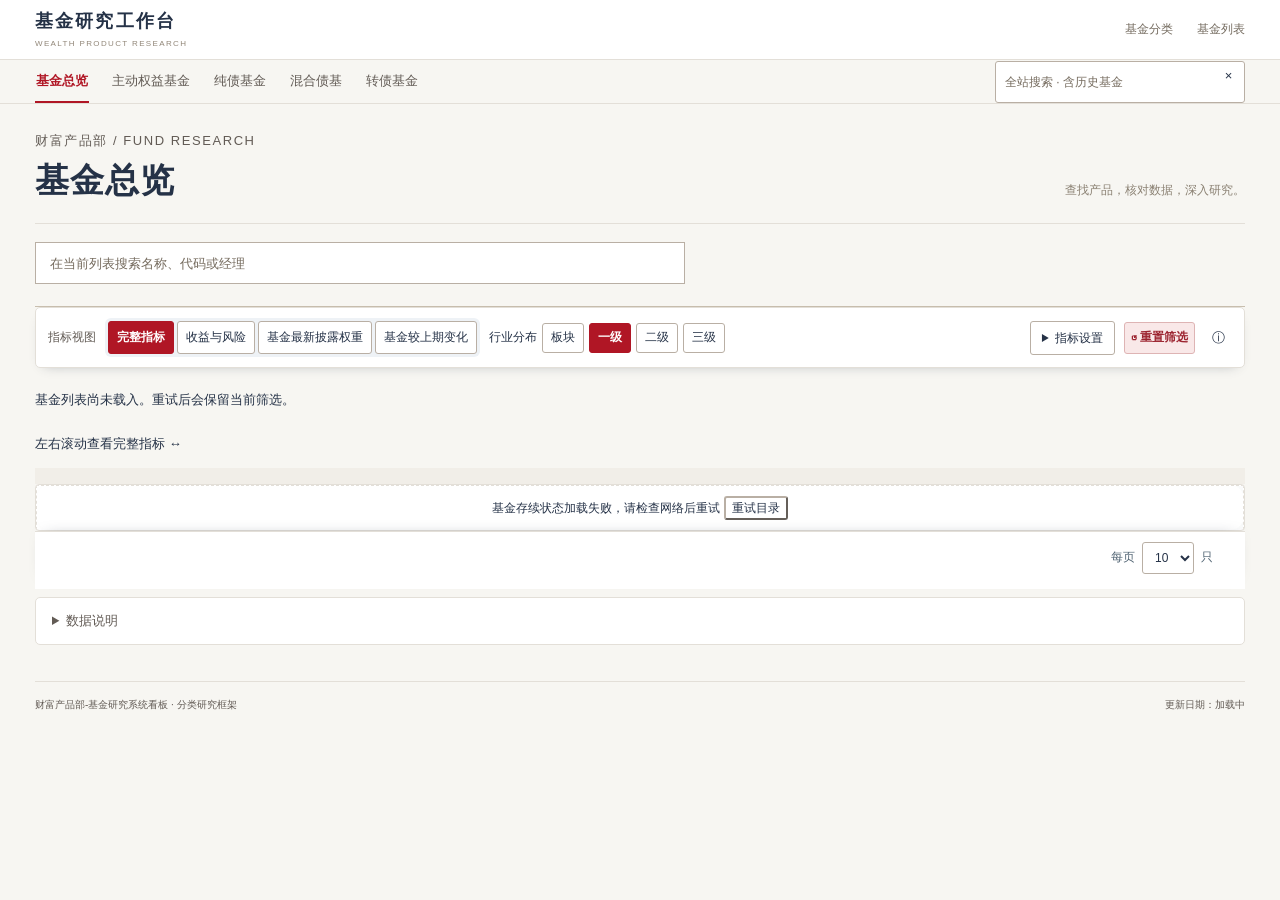
<file: index.html>
<!doctype html>
<html lang="zh-CN">
  <head>
    <meta charset="UTF-8" />
    <meta name="viewport" content="width=device-width, initial-scale=1.0" />
    <meta name="description" content="覆盖主动权益、纯债、混合债基与转债基金的分类研究看板。" />
    <meta name="robots" content="noindex,nofollow,noarchive,nosnippet,noimageindex" />
    <meta name="referrer" content="no-referrer" />
    <meta http-equiv="Content-Security-Policy" content="default-src 'none'; script-src 'self' https://fund-research-dashboard-gy-2026.oss-cn-hongkong.aliyuncs.com; style-src 'self' 'unsafe-inline'; connect-src 'self' https://fund-research-dashboard-gy-2026.oss-cn-hongkong.aliyuncs.com; img-src 'self' data:; font-src 'self'; object-src 'none'; base-uri 'none'; form-action 'none'; frame-src 'none'" />
    <title>财富产品部-基金研究系统看板</title>
    <link rel="preload" as="script" href="https://fund-research-dashboard-gy-2026.oss-cn-hongkong.aliyuncs.com/data/fund_dashboard/fund_catalog.js?v=history-v4">
    <link rel="preload" as="script" href="https://fund-research-dashboard-gy-2026.oss-cn-hongkong.aliyuncs.com/data/fund_dashboard/fund_lifecycle_overlay.js?v=share-search-20261029">
<link rel="stylesheet" href="typography.css?v=8e6069926703">
    <link rel="stylesheet" href="styles.css?v=8986fd80984f" />
    <link rel="stylesheet" href="review.css?v=742b9bae8797" />
    <script src="review-core.js?v=eb92f645380f" defer></script>
    <link rel="stylesheet" href="fund-lifecycle.css?v=0650bd1ceefa">
    <script src="fund-lifecycle.js?v=74e877656214" defer></script>
    <link rel="stylesheet" href="bond-cb-fusion.css?v=3c4dd111b672">
    <script src="bond-cb-fusion.js?v=23aa58b75154" defer></script>
      <link rel="stylesheet" href="warm-ui-repair.css?v=b79847a78436">
      <link rel="stylesheet" href="demo-theme.css?v=6d2c2429f465">
      <link rel="stylesheet" href="desktop-home.css?v=761ec04a893c">
    <link rel="stylesheet" href="ui-integration.css?v=1bee2976fd88">
    <link rel="stylesheet" href="bond-market-comparison.css?v=89bbb2816ab8">
    <link rel="stylesheet" href="site-integration.css?v=70b3504183e8">
    <link rel="stylesheet" href="bond-advanced-pack.css?v=eb187fcac89d">
  </head>
  <body class="compact-home workbench warm-workbench desktop-home">
    <header class="site-header">
      <a class="brand" href="#top" aria-label="返回首页">
        <span class="brand-mark">研</span>
        <span>
          <strong>基金研究工作台</strong>
          <small>WEALTH PRODUCT RESEARCH</small>
        </span>
      </a>
      <nav aria-label="主导航">
        <a href="#fund-categories">基金分类</a>
        <a href="#samples">基金列表</a>
      </nav>
    </header>

    <aside class="research-sidebar" aria-label="研究目录">
      <p class="sidebar-label">研究目录</p>
        <div class="category-tabs" role="tablist" aria-orientation="horizontal" aria-label="基金分类">
          <button class="active" data-category="all" role="tab" aria-controls="top" tabindex="0" aria-selected="true">基金总览</button>
          <button data-category="active-equity" role="tab" aria-controls="top" tabindex="-1" aria-selected="false">主动权益基金</button>
          <button data-category="pure-bond" role="tab" aria-controls="top" tabindex="-1" aria-selected="false">纯债基金</button>
          <button data-category="hybrid-bond" role="tab" aria-controls="top" tabindex="-1" aria-selected="false">混合债基</button>
          <button data-category="convertible-bond" role="tab" aria-controls="top" tabindex="-1" aria-selected="false">转债基金</button>
        </div>
      <div class="sidebar-note"><span class="sidebar-note-mark" aria-hidden="true"></span><strong>从筛选到深入研究</strong><p>净值、持仓与久期<br>按产品查看和比较。</p><a href="#notes">数据说明 ↗</a></div>
    </aside>

    <main id="top">
      <div hidden aria-hidden="true"><span id="fund-count"></span><span id="completed-category-label"></span><span id="completed-category-note"></span></div>
      <div class="section-shell workspace-intro"><div><p class="eyebrow">财富产品部 / FUND RESEARCH</p><h1 id="workspace-category-title">基金总览</h1></div><p>查找产品，核对数据，深入研究。</p></div>

      <section id="fund-categories" class="section-shell section-block category-hub">
        <div class="section-heading">
          <div>
            <p class="eyebrow">FUND CATEGORY NAVIGATION</p>
            <h2>基金分类研究导航</h2>
          </div>
          <p>按基金类别查看业绩、披露权重和持仓变化。</p>
        </div>
        <div class="search-box home-search-box">
          <label class="sr-only" for="fund-search">搜索当前基金列表</label>
          <input
            id="fund-search"
            type="search"
            placeholder="在当前列表搜索名称、代码或经理"
            autocomplete="off"
            role="combobox"
            aria-autocomplete="list"
            aria-haspopup="listbox"
            aria-controls="fund-search-suggestions"
            aria-expanded="false"
          />
          <div id="fund-search-suggestions" class="fund-search-suggestions" role="listbox" aria-label="基金联想结果" hidden></div>
        </div>
        <select id="mobile-category" class="mobile-only-control" aria-label="基金分类"><option value="all">基金总览</option><option value="active-equity">主动权益基金</option><option value="pure-bond">纯债基金</option><option value="hybrid-bond">混合债基</option><option value="convertible-bond">转债基金</option></select>
      </section>

      <section id="home-market-research" class="section-shell home-market-research" hidden aria-labelledby="home-market-summary">
        <div class="home-market-heading"><div><p class="eyebrow">分类市场研究</p><h2 id="home-market-summary">市场概览</h2></div><a class="home-market-list-link" href="#samples">查看基金列表 ↓</a></div>
        <div id="category-market-content" aria-live="polite"></div>
        <details id="market-specialist"><summary>更多行情、研究指标与自定义区间</summary>
        <p id="home-market-date" class="home-market-date" role="status">实际数据日期加载中</p>
        <section id="applicable-market-overview" hidden aria-label="分类市场概览"></section>
        <section id="bond-market-overview" class="section-block" hidden></section>
        </details>
      </section>

      <section id="samples" class="section-shell section-block">
        <div class="section-heading">
          <div>
            <p class="eyebrow">基金研究目录</p>
            <h2 id="fund-list-title">基金总览</h2>
          </div>
          <p id="fund-list-description">按基金主体合并份额，点击基金进入对应研究模块。</p>
          <p id="category-update-notice" class="method-note" role="status" hidden>分类已调整，当前显示基金总览。</p>
        </div>

        <div class="fund-table-region">
        <div class="toolbar list-toolbar">
          <span class="toolbar-label">指标视图</span>
          <div class="period-switch decision-view-switch" aria-label="指标视图">
            <button data-view="complete" class="active" aria-pressed="true">完整指标</button>
            <button data-view="performance" aria-pressed="false">收益与风险</button>
            <button data-view="portfolio" aria-pressed="false">基金最新披露权重</button>
            <button data-view="changes" aria-pressed="false">基金较上期变化</button>
          </div>
          <button id="mobile-filter-toggle" class="mobile-only-control" aria-expanded="false" aria-controls="decision-filters">筛选条件</button>
          <select id="mobile-sort" class="mobile-only-control" aria-label="排序"></select>
          <div id="decision-filters" class="decision-filters"></div>
          <details class="column-settings">
            <summary>指标设置</summary>
            <div class="indicator-settings-panel">
              <div class="settings-period-group">
                <p class="settings-group-title">时间范围</p>
                <div class="period-switch legacy-period-switch" aria-label="收益回撤时间维度">
                  <button type="button" class="active" data-list-period="short" aria-pressed="true">近1月–1年</button>
                  <button type="button" data-list-period="long" aria-pressed="false">近1–5年</button>
                </div>
              </div>
              <div class="settings-columns-group">
                <p class="settings-group-title">显示指标</p>
                <div id="decision-columns"></div>
              </div>
              <div id="industry-bar-controls" title="中信证券三级行业分类标准2.0" class="industry-view-controls" aria-label="行业分布层级"><span>行业分布</span><button type="button" data-industry-level="sector" aria-pressed="false">板块</button><button type="button" data-industry-level="level1" aria-pressed="true">一级</button><button type="button" data-industry-level="level2" aria-pressed="false">二级</button><button type="button" data-industry-level="level3" aria-pressed="false">三级</button></div>
              <button type="button" id="reset-display-settings">恢复默认显示</button>
            </div>
          </details>
          <button type="button" id="clear-decision-filters">↺ 重置筛选</button>
          <div class="sort-help">
            <button type="button" id="sort-help-trigger" class="sort-help-trigger" aria-label="排序规则" aria-describedby="sort-rules-tooltip" aria-controls="sort-rules-tooltip" aria-expanded="false"><span aria-hidden="true">ⓘ</span></button>
            <div id="sort-rules-tooltip" class="sort-help-tooltip" role="tooltip" hidden>
              <div class="sort-help-content">
                <strong>排序规则</strong>
                <p id="list-sort-state" class="list-sort-state" aria-live="polite"></p>
                <p>连续点击同一排序项：降序 → 升序 → 默认顺序。缺失值始终置后。</p>
              </div>
            </div>
          </div>
          <select id="fund-filter" aria-label="按产品名称类型筛选" hidden>
            <option value="all">全部子类</option>
          </select>
        </div>

        <div class="list-status-row">
        <p id="search-result-count" class="search-result-count" aria-live="polite"></p>
        <div id="fund-subtype-tabs" class="period-switch subtype-switch" aria-label="基金子类切换" hidden></div>
        <div id="selected-filters" class="selected-filters" hidden></div>
        <nav id="fund-pagination-top" class="fund-pagination" aria-label="基金列表顶部分页" hidden></nav>
        </div>

        <p id="historical-date-note" class="method-note historical-date-note" role="status" hidden></p>
        <p class="table-scroll-hint"><span class="hint-desktop">左右滚动查看完整指标</span><span class="hint-mobile">点基金卡片的「更多」查看其余指标</span> <span aria-hidden="true">↔</span></p>
        <div id="table-top-scroll" class="table-top-scroll" tabindex="0" role="region" aria-label="表格顶部横向滚动"><div></div></div>
        <div class="fund-list-wrap" aria-live="polite" tabindex="0" role="region" aria-label="基金指标表，左右滚动查看全部列">
          <table class="fund-list-table">
            <thead id="fund-list-head"></thead>
            <tbody id="fund-grid"><tr><td class="empty-state fund-search-empty">正在加载基金目录…</td></tr></tbody>
          </table>
        </div>
        </div>
        <div class="desktop-pagination-bar">
          <div class="desktop-pagination-inner">
            <div id="pagination-comparison-slot"></div>
            <div class="pagination-controls">
              <label class="page-density">每页<select id="page-size" aria-label="每页基金数量"><option>10</option><option>25</option><option>50</option></select><span>只</span></label>
              <nav id="fund-pagination" class="fund-pagination" aria-label="基金列表分页"></nav>
            </div>
          </div>
        </div>
      </section>



      <section id="notes" class="section-shell site-data-notes">
        <details class="home-note-group"><summary>数据说明</summary>
          <div id="data-scope-details"><h3>数据范围与日期</h3>
<p id="visible-scope-note">当前展示主动权益、纯债、混合债基和转债四类基金；数量和数据日期将在目录加载后显示。</p><div class="scope-table"><table><thead><tr><th>类型</th><th>代表基金</th><th>代码</th><th>净值截至</th><th>配置报告期</th><th>披露久期报告期</th></tr></thead><tbody id="coverage-sample-dates"><tr><td colspan="6">目录加载后显示实际数据日期。</td></tr></tbody></table></div>
</div>
          <p id="fund-list-methodology" class="method-note home-classification-note">净值、资产配置和持仓使用各自最新可得日期；季度前十大与半年报/年报完整持仓严格分开。</p>
          <p>净值、资产配置、季度前十大与完整持仓各用各自可得日期，不能将报告期当作公告日。半年报、年报画像不代表今天的实际持仓。</p>
          <p>当前基金与历史资料按同一份资格标志区分；各分类数量与列表使用相同展示范围。</p>
          <p>同产品多份额合并展示；缺失值为“—”，不等于零。收益、回撤与画像均不是评级或投资建议。主动权益画像目前是披露后描述，尚未上线实时个股识别成绩。</p>
          <p>同产品多份额合并展示；缺失值为“—”，不等于零。收益、回撤与画像均不是评级或投资建议。主动权益画像基于已披露资料，不包含实时个股识别成绩。</p>
          <p id="classification-summary-status" class="method-note" role="status" hidden></p>
          <p id="view-metrics-status" class="method-note" hidden></p>
        </details>
      </section>
    </main>

    <footer>
      <p>财富产品部-基金研究系统看板 · 分类研究框架</p>
      <p>更新日期：<span id="update-date">加载中</span></p>
    </footer>

    <noscript><p class="section-shell loading-state">请启用 JavaScript 以搜索基金和查看研究数据。</p></noscript>
    <script src="bond-market-comparison.js?v=1988206a24e7" defer></script>
    <script src="research-core.js?v=4d0bbc768f90" defer></script>
    <script src="bond-advanced-pack.js?v=1959299b74c4" defer></script>
    <script src="bond-advanced-integration.js?v=4a597f08f709" defer></script>
    <script src="industry-bars.js?v=8418878fcade" defer></script>
    <script src="desktop-nav.js?v=9bf2f577b735" defer></script>
    <script src="integration-bootstrap.js?v=86634e1e03bd" defer></script>
    <script src="category-market.js?v=5e53b95d5dcb" defer></script>
    <script src="app.js?v=27aafc2c9fc4" defer></script>
    <script src="desktop-home.js?v=d46e675f0c53" defer></script>
  <script src="site-integration.js?v=b769293fde37" defer></script>
<script src="profile-integration.js?v=9de56d3b5560" defer></script>
</body>
</html>
</file>
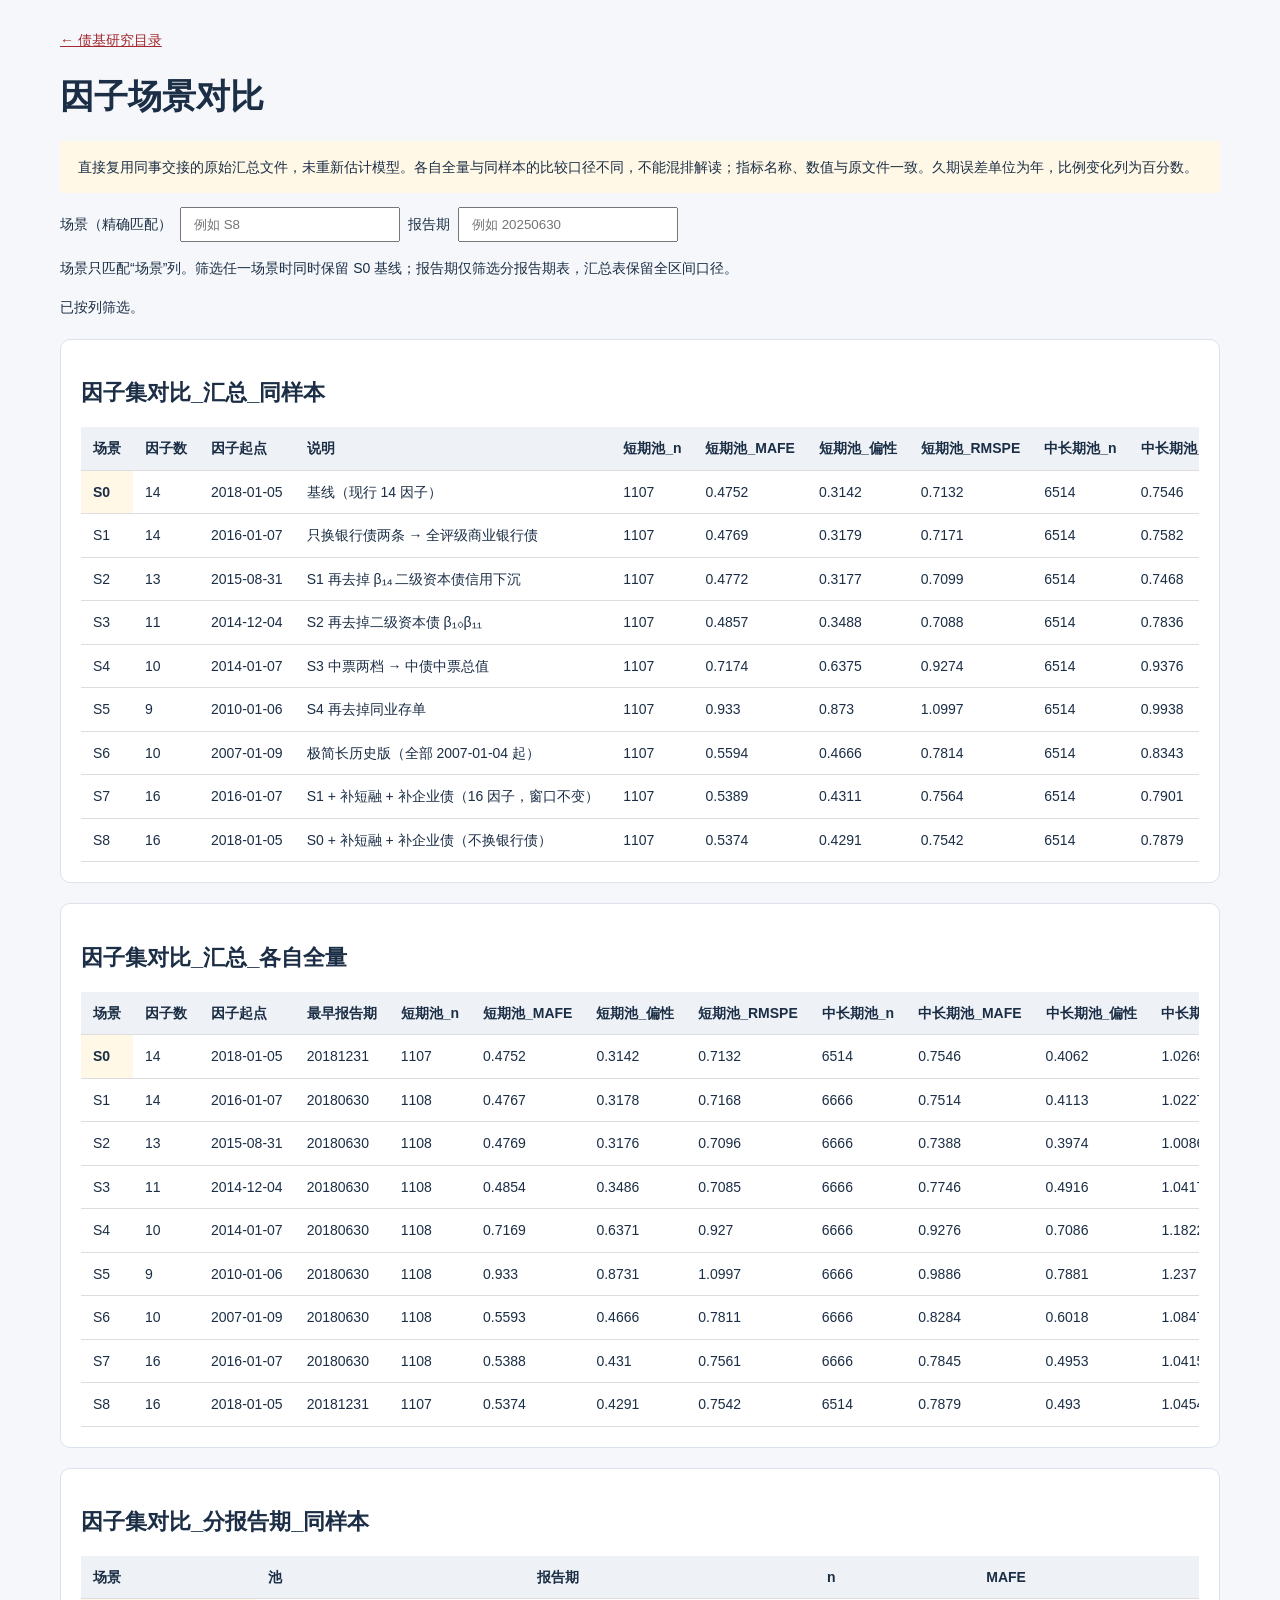
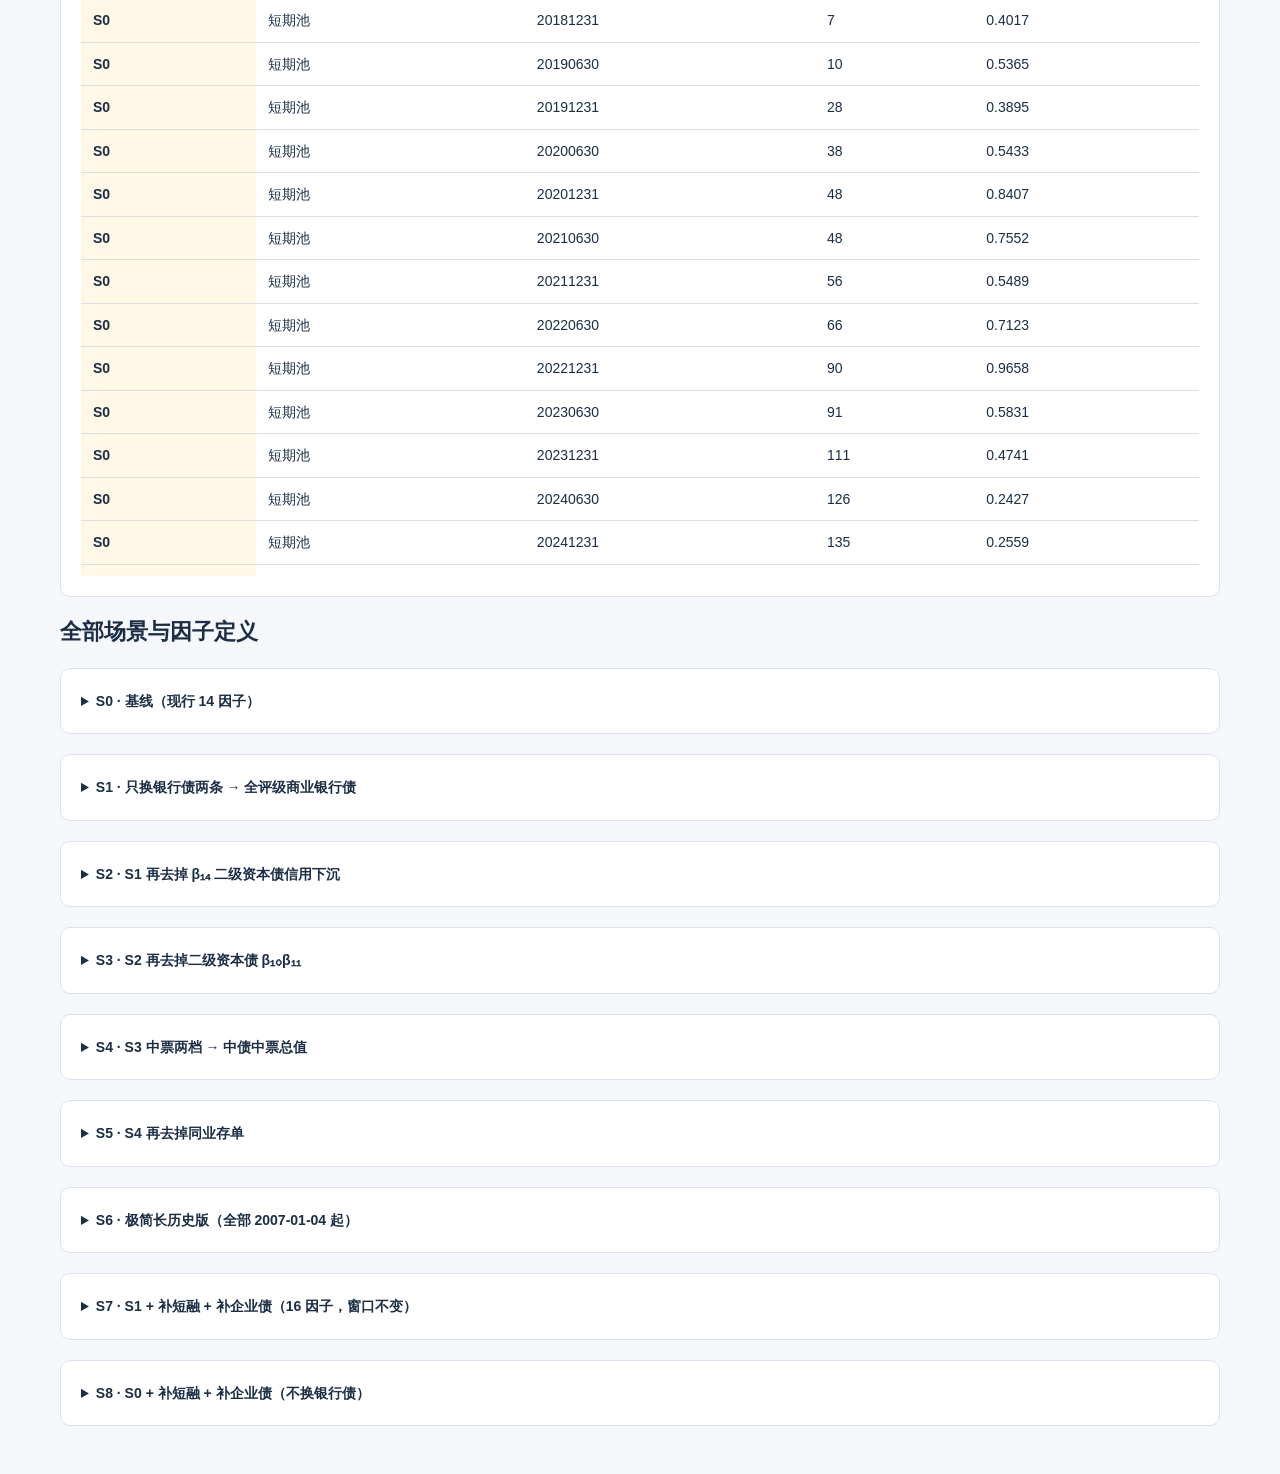
<file: bond-lab-factors.html>
<!doctype html><html lang="zh-CN"><meta charset="utf-8"><meta name="viewport" content="width=device-width,initial-scale=1"><title>债基因子场景对比 · 原始研究结果</title>
<link rel="stylesheet" href="typography.css?v=8e6069926703"><style>body{font:14px/1.75 system-ui;color:#1b2e45;background:#f5f7fa;margin:0}main{max-width:1200px;margin:auto;padding:28px 20px}h1{font-size:30px}section,details{background:white;padding:20px;border:1px solid #dbe2eb;border-radius:10px;margin:20px 0}.scroll-table{overflow:auto;max-height:620px}table{border-collapse:collapse;white-space:nowrap;width:100%;font-variant-numeric:tabular-nums}td,th{padding:9px 12px;text-align:left;border-bottom:1px solid #ddd}thead{position:sticky;top:0;background:#eef2f7}summary{cursor:pointer;font-weight:bold}input{padding:8px 12px;min-width:240px}a{color:#a32931}.note{padding:14px 18px;background:#fff8e7}*{box-sizing:border-box}.filters{display:flex;flex-wrap:wrap;gap:8px;align-items:center}.filters input{min-width:0;max-width:100%;width:220px}main,section,details{min-width:0}summary{overflow-wrap:anywhere}:focus-visible{outline:3px solid #a32931;outline-offset:3px}.baseline td:first-child{font-weight:700;background:#fff8e7}@media(max-width:640px){main{padding:18px 12px}section,details{padding:12px}h1{font-size:25px}.filters{display:grid;grid-template-columns:1fr}.filters input{width:100%}} </style><main><a href="bond-research.html">← 债基研究目录</a><h1>因子场景对比</h1><p class="note">直接复用同事交接的原始汇总文件，未重新估计模型。各自全量与同样本的比较口径不同，不能混排解读；指标名称、数值与原文件一致。久期误差单位为年，比例变化列为百分数。</p><div class="filters"><label for="filter">场景（精确匹配）</label> <input id="filter" type="search" placeholder="例如 S8" aria-describedby="filter-help"><label for="period-filter">报告期</label> <input id="period-filter" type="search" placeholder="例如 20250630" inputmode="numeric"></div><p id="filter-help">场景只匹配“场景”列。筛选任一场景时同时保留 S0 基线；报告期仅筛选分报告期表，汇总表保留全区间口径。</p><p id="filter-status" role="status" aria-live="polite"></p><section><h2>因子集对比_汇总_同样本</h2><div class="scroll-table"><table><thead><tr><th>场景</th><th>因子数</th><th>因子起点</th><th>说明</th><th>短期池_n</th><th>短期池_MAFE</th><th>短期池_偏性</th><th>短期池_RMSPE</th><th>中长期池_n</th><th>中长期池_MAFE</th><th>中长期池_偏性</th><th>中长期池_RMSPE</th><th>全样本_n</th><th>全样本_MAFE</th><th>全样本_偏性</th><th>全样本_RMSPE</th><th>近6短期_n</th><th>近6短期_MAFE</th><th>近6短期_偏性</th><th>近6短期_RMSPE</th><th>近6中长期_n</th><th>近6中长期_MAFE</th><th>近6中长期_偏性</th><th>近6中长期_RMSPE</th><th>短期池_Δ%</th><th>中长期池_Δ%</th><th>全样本_Δ%</th><th>近6短期_Δ%</th><th>近6中长期_Δ%</th></tr></thead><tbody><tr><td>S0</td><td>14</td><td>2018-01-05</td><td>基线（现行 14 因子）</td><td>1107</td><td>0.4752</td><td>0.3142</td><td>0.7132</td><td>6514</td><td>0.7546</td><td>0.4062</td><td>1.0269</td><td>7621</td><td>0.714</td><td>0.3928</td><td>0.9875</td><td>716</td><td>0.3422</td><td>0.1355</td><td>0.5433</td><td>3613</td><td>0.6416</td><td>0.1219</td><td>0.9431</td><td>0.0</td><td>0.0</td><td>0.0</td><td>0.0</td><td>0.0</td></tr><tr><td>S1</td><td>14</td><td>2016-01-07</td><td>只换银行债两条 → 全评级商业银行债</td><td>1107</td><td>0.4769</td><td>0.3179</td><td>0.7171</td><td>6514</td><td>0.7582</td><td>0.4137</td><td>1.0306</td><td>7621</td><td>0.7173</td><td>0.3998</td><td>0.9912</td><td>716</td><td>0.3418</td><td>0.1379</td><td>0.5428</td><td>3613</td><td>0.6415</td><td>0.1271</td><td>0.9438</td><td>0.36</td><td>0.48</td><td>0.46</td><td>-0.12</td><td>-0.02</td></tr><tr><td>S2</td><td>13</td><td>2015-08-31</td><td>S1 再去掉 β₁₄ 二级资本债信用下沉</td><td>1107</td><td>0.4772</td><td>0.3177</td><td>0.7099</td><td>6514</td><td>0.7468</td><td>0.4021</td><td>1.017</td><td>7621</td><td>0.7076</td><td>0.3899</td><td>0.9784</td><td>716</td><td>0.3512</td><td>0.1491</td><td>0.5512</td><td>3613</td><td>0.6401</td><td>0.1337</td><td>0.939</td><td>0.42</td><td>-1.03</td><td>-0.9</td><td>2.63</td><td>-0.23</td></tr><tr><td>S3</td><td>11</td><td>2014-12-04</td><td>S2 再去掉二级资本债 β₁₀β₁₁</td><td>1107</td><td>0.4857</td><td>0.3488</td><td>0.7088</td><td>6514</td><td>0.7836</td><td>0.4988</td><td>1.0509</td><td>7621</td><td>0.7403</td><td>0.477</td><td>1.0084</td><td>716</td><td>0.3753</td><td>0.2097</td><td>0.564</td><td>3613</td><td>0.698</td><td>0.2937</td><td>0.9841</td><td>2.21</td><td>3.84</td><td>3.68</td><td>9.67</td><td>8.79</td></tr><tr><td>S4</td><td>10</td><td>2014-01-07</td><td>S3 中票两档 → 中债中票总值</td><td>1107</td><td>0.7174</td><td>0.6375</td><td>0.9274</td><td>6514</td><td>0.9376</td><td>0.715</td><td>1.1922</td><td>7621</td><td>0.9056</td><td>0.7037</td><td>1.1575</td><td>716</td><td>0.6077</td><td>0.5042</td><td>0.7919</td><td>3613</td><td>0.8244</td><td>0.4859</td><td>1.1002</td><td>50.97</td><td>24.25</td><td>26.83</td><td>77.59</td><td>28.49</td></tr><tr><td>S5</td><td>9</td><td>2010-01-06</td><td>S4 再去掉同业存单</td><td>1107</td><td>0.933</td><td>0.873</td><td>1.0997</td><td>6514</td><td>0.9938</td><td>0.7896</td><td>1.2443</td><td>7621</td><td>0.9849</td><td>0.8017</td><td>1.2244</td><td>716</td><td>0.7903</td><td>0.7106</td><td>0.9381</td><td>3613</td><td>0.8588</td><td>0.5433</td><td>1.1368</td><td>96.34</td><td>31.7</td><td>37.94</td><td>130.95</td><td>33.85</td></tr><tr><td>S6</td><td>10</td><td>2007-01-09</td><td>极简长历史版（全部 2007-01-04 起）</td><td>1107</td><td>0.5594</td><td>0.4666</td><td>0.7814</td><td>6514</td><td>0.8343</td><td>0.6037</td><td>1.0917</td><td>7621</td><td>0.7943</td><td>0.5838</td><td>1.0524</td><td>716</td><td>0.4632</td><td>0.3495</td><td>0.6386</td><td>3613</td><td>0.7322</td><td>0.3912</td><td>1.0107</td><td>17.72</td><td>10.56</td><td>11.25</td><td>35.36</td><td>14.12</td></tr><tr><td>S7</td><td>16</td><td>2016-01-07</td><td>S1 + 补短融 + 补企业债（16 因子，窗口不变）</td><td>1107</td><td>0.5389</td><td>0.4311</td><td>0.7564</td><td>6514</td><td>0.7901</td><td>0.4959</td><td>1.0479</td><td>7621</td><td>0.7536</td><td>0.4865</td><td>1.0108</td><td>716</td><td>0.4219</td><td>0.2869</td><td>0.5981</td><td>3613</td><td>0.6782</td><td>0.239</td><td>0.9686</td><td>13.4</td><td>4.7</td><td>5.55</td><td>23.29</td><td>5.7</td></tr><tr><td>S8</td><td>16</td><td>2018-01-05</td><td>S0 + 补短融 + 补企业债（不换银行债）</td><td>1107</td><td>0.5374</td><td>0.4291</td><td>0.7542</td><td>6514</td><td>0.7879</td><td>0.493</td><td>1.0454</td><td>7621</td><td>0.7516</td><td>0.4837</td><td>1.0083</td><td>716</td><td>0.4211</td><td>0.2854</td><td>0.5977</td><td>3613</td><td>0.6774</td><td>0.2364</td><td>0.9671</td><td>13.09</td><td>4.41</td><td>5.27</td><td>23.06</td><td>5.58</td></tr></tbody></table></div></section><section><h2>因子集对比_汇总_各自全量</h2><div class="scroll-table"><table><thead><tr><th>场景</th><th>因子数</th><th>因子起点</th><th>最早报告期</th><th>短期池_n</th><th>短期池_MAFE</th><th>短期池_偏性</th><th>短期池_RMSPE</th><th>中长期池_n</th><th>中长期池_MAFE</th><th>中长期池_偏性</th><th>中长期池_RMSPE</th><th>全样本_n</th><th>全样本_MAFE</th><th>全样本_偏性</th><th>全样本_RMSPE</th></tr></thead><tbody><tr><td>S0</td><td>14</td><td>2018-01-05</td><td>20181231</td><td>1107</td><td>0.4752</td><td>0.3142</td><td>0.7132</td><td>6514</td><td>0.7546</td><td>0.4062</td><td>1.0269</td><td>7621</td><td>0.714</td><td>0.3928</td><td>0.9875</td></tr><tr><td>S1</td><td>14</td><td>2016-01-07</td><td>20180630</td><td>1108</td><td>0.4767</td><td>0.3178</td><td>0.7168</td><td>6666</td><td>0.7514</td><td>0.4113</td><td>1.0227</td><td>7774</td><td>0.7122</td><td>0.398</td><td>0.985</td></tr><tr><td>S2</td><td>13</td><td>2015-08-31</td><td>20180630</td><td>1108</td><td>0.4769</td><td>0.3176</td><td>0.7096</td><td>6666</td><td>0.7388</td><td>0.3974</td><td>1.0086</td><td>7774</td><td>0.7015</td><td>0.386</td><td>0.9716</td></tr><tr><td>S3</td><td>11</td><td>2014-12-04</td><td>20180630</td><td>1108</td><td>0.4854</td><td>0.3486</td><td>0.7085</td><td>6666</td><td>0.7746</td><td>0.4916</td><td>1.0417</td><td>7774</td><td>0.7334</td><td>0.4712</td><td>1.0011</td></tr><tr><td>S4</td><td>10</td><td>2014-01-07</td><td>20180630</td><td>1108</td><td>0.7169</td><td>0.6371</td><td>0.927</td><td>6666</td><td>0.9276</td><td>0.7086</td><td>1.1822</td><td>7774</td><td>0.8976</td><td>0.6984</td><td>1.1493</td></tr><tr><td>S5</td><td>9</td><td>2010-01-06</td><td>20180630</td><td>1108</td><td>0.933</td><td>0.8731</td><td>1.0997</td><td>6666</td><td>0.9886</td><td>0.7881</td><td>1.237</td><td>7774</td><td>0.9807</td><td>0.8002</td><td>1.2184</td></tr><tr><td>S6</td><td>10</td><td>2007-01-09</td><td>20180630</td><td>1108</td><td>0.5593</td><td>0.4666</td><td>0.7811</td><td>6666</td><td>0.8284</td><td>0.6018</td><td>1.0847</td><td>7774</td><td>0.7901</td><td>0.5825</td><td>1.0468</td></tr><tr><td>S7</td><td>16</td><td>2016-01-07</td><td>20180630</td><td>1108</td><td>0.5388</td><td>0.431</td><td>0.7561</td><td>6666</td><td>0.7845</td><td>0.4953</td><td>1.0415</td><td>7774</td><td>0.7495</td><td>0.4862</td><td>1.0058</td></tr><tr><td>S8</td><td>16</td><td>2018-01-05</td><td>20181231</td><td>1107</td><td>0.5374</td><td>0.4291</td><td>0.7542</td><td>6514</td><td>0.7879</td><td>0.493</td><td>1.0454</td><td>7621</td><td>0.7516</td><td>0.4837</td><td>1.0083</td></tr></tbody></table></div></section><section><h2>因子集对比_分报告期_同样本</h2><div class="scroll-table"><table><thead><tr><th>场景</th><th>池</th><th>报告期</th><th>n</th><th>MAFE</th></tr></thead><tbody><tr><td>S0</td><td>短期池</td><td>20181231</td><td>7</td><td>0.4017</td></tr><tr><td>S0</td><td>短期池</td><td>20190630</td><td>10</td><td>0.5365</td></tr><tr><td>S0</td><td>短期池</td><td>20191231</td><td>28</td><td>0.3895</td></tr><tr><td>S0</td><td>短期池</td><td>20200630</td><td>38</td><td>0.5433</td></tr><tr><td>S0</td><td>短期池</td><td>20201231</td><td>48</td><td>0.8407</td></tr><tr><td>S0</td><td>短期池</td><td>20210630</td><td>48</td><td>0.7552</td></tr><tr><td>S0</td><td>短期池</td><td>20211231</td><td>56</td><td>0.5489</td></tr><tr><td>S0</td><td>短期池</td><td>20220630</td><td>66</td><td>0.7123</td></tr><tr><td>S0</td><td>短期池</td><td>20221231</td><td>90</td><td>0.9658</td></tr><tr><td>S0</td><td>短期池</td><td>20230630</td><td>91</td><td>0.5831</td></tr><tr><td>S0</td><td>短期池</td><td>20231231</td><td>111</td><td>0.4741</td></tr><tr><td>S0</td><td>短期池</td><td>20240630</td><td>126</td><td>0.2427</td></tr><tr><td>S0</td><td>短期池</td><td>20241231</td><td>135</td><td>0.2559</td></tr><tr><td>S0</td><td>短期池</td><td>20250630</td><td>127</td><td>0.3002</td></tr><tr><td>S0</td><td>短期池</td><td>20251231</td><td>126</td><td>0.2863</td></tr><tr><td>S0</td><td>中长期池</td><td>20181231</td><td>168</td><td>0.6111</td></tr><tr><td>S0</td><td>中长期池</td><td>20190630</td><td>248</td><td>0.8696</td></tr><tr><td>S0</td><td>中长期池</td><td>20191231</td><td>283</td><td>0.7309</td></tr><tr><td>S0</td><td>中长期池</td><td>20200630</td><td>332</td><td>0.8706</td></tr><tr><td>S0</td><td>中长期池</td><td>20201231</td><td>334</td><td>0.8096</td></tr><tr><td>S0</td><td>中长期池</td><td>20210630</td><td>320</td><td>0.7217</td></tr><tr><td>S0</td><td>中长期池</td><td>20211231</td><td>366</td><td>0.5633</td></tr><tr><td>S0</td><td>中长期池</td><td>20220630</td><td>393</td><td>1.2065</td></tr><tr><td>S0</td><td>中长期池</td><td>20221231</td><td>457</td><td>1.3163</td></tr><tr><td>S0</td><td>中长期池</td><td>20230630</td><td>472</td><td>0.7683</td></tr><tr><td>S0</td><td>中长期池</td><td>20231231</td><td>532</td><td>0.6424</td></tr><tr><td>S0</td><td>中长期池</td><td>20240630</td><td>629</td><td>0.564</td></tr><tr><td>S0</td><td>中长期池</td><td>20241231</td><td>667</td><td>0.5433</td></tr><tr><td>S0</td><td>中长期池</td><td>20250630</td><td>657</td><td>0.7524</td></tr><tr><td>S0</td><td>中长期池</td><td>20251231</td><td>656</td><td>0.6132</td></tr><tr><td>S1</td><td>短期池</td><td>20181231</td><td>7</td><td>0.3553</td></tr><tr><td>S1</td><td>短期池</td><td>20190630</td><td>10</td><td>0.5471</td></tr><tr><td>S1</td><td>短期池</td><td>20191231</td><td>28</td><td>0.3921</td></tr><tr><td>S1</td><td>短期池</td><td>20200630</td><td>38</td><td>0.5438</td></tr><tr><td>S1</td><td>短期池</td><td>20201231</td><td>48</td><td>0.8425</td></tr><tr><td>S1</td><td>短期池</td><td>20210630</td><td>48</td><td>0.7594</td></tr><tr><td>S1</td><td>短期池</td><td>20211231</td><td>56</td><td>0.5475</td></tr><tr><td>S1</td><td>短期池</td><td>20220630</td><td>66</td><td>0.6947</td></tr><tr><td>S1</td><td>短期池</td><td>20221231</td><td>90</td><td>1.0017</td></tr><tr><td>S1</td><td>短期池</td><td>20230630</td><td>91</td><td>0.5586</td></tr><tr><td>S1</td><td>短期池</td><td>20231231</td><td>111</td><td>0.4775</td></tr><tr><td>S1</td><td>短期池</td><td>20240630</td><td>126</td><td>0.2421</td></tr><tr><td>S1</td><td>短期池</td><td>20241231</td><td>135</td><td>0.2619</td></tr><tr><td>S1</td><td>短期池</td><td>20250630</td><td>127</td><td>0.3055</td></tr><tr><td>S1</td><td>短期池</td><td>20251231</td><td>126</td><td>0.2877</td></tr><tr><td>S1</td><td>中长期池</td><td>20181231</td><td>168</td><td>0.6469</td></tr><tr><td>S1</td><td>中长期池</td><td>20190630</td><td>248</td><td>0.8555</td></tr><tr><td>S1</td><td>中长期池</td><td>20191231</td><td>283</td><td>0.7322</td></tr><tr><td>S1</td><td>中长期池</td><td>20200630</td><td>332</td><td>0.8789</td></tr><tr><td>S1</td><td>中长期池</td><td>20201231</td><td>334</td><td>0.8173</td></tr><tr><td>S1</td><td>中长期池</td><td>20210630</td><td>320</td><td>0.7303</td></tr><tr><td>S1</td><td>中长期池</td><td>20211231</td><td>366</td><td>0.5649</td></tr><tr><td>S1</td><td>中长期池</td><td>20220630</td><td>393</td><td>1.1975</td></tr><tr><td>S1</td><td>中长期池</td><td>20221231</td><td>457</td><td>1.3506</td></tr><tr><td>S1</td><td>中长期池</td><td>20230630</td><td>472</td><td>0.7558</td></tr><tr><td>S1</td><td>中长期池</td><td>20231231</td><td>532</td><td>0.6417</td></tr><tr><td>S1</td><td>中长期池</td><td>20240630</td><td>629</td><td>0.5642</td></tr><tr><td>S1</td><td>中长期池</td><td>20241231</td><td>667</td><td>0.5505</td></tr><tr><td>S1</td><td>中长期池</td><td>20250630</td><td>657</td><td>0.7543</td></tr><tr><td>S1</td><td>中长期池</td><td>20251231</td><td>656</td><td>0.6126</td></tr><tr><td>S2</td><td>短期池</td><td>20181231</td><td>7</td><td>0.2768</td></tr><tr><td>S2</td><td>短期池</td><td>20190630</td><td>10</td><td>0.5182</td></tr><tr><td>S2</td><td>短期池</td><td>20191231</td><td>28</td><td>0.3683</td></tr><tr><td>S2</td><td>短期池</td><td>20200630</td><td>38</td><td>0.5301</td></tr><tr><td>S2</td><td>短期池</td><td>20201231</td><td>48</td><td>0.8259</td></tr><tr><td>S2</td><td>短期池</td><td>20210630</td><td>48</td><td>0.7554</td></tr><tr><td>S2</td><td>短期池</td><td>20211231</td><td>56</td><td>0.5052</td></tr><tr><td>S2</td><td>短期池</td><td>20220630</td><td>66</td><td>0.6551</td></tr><tr><td>S2</td><td>短期池</td><td>20221231</td><td>90</td><td>1.0197</td></tr><tr><td>S2</td><td>短期池</td><td>20230630</td><td>91</td><td>0.5636</td></tr><tr><td>S2</td><td>短期池</td><td>20231231</td><td>111</td><td>0.5004</td></tr><tr><td>S2</td><td>短期池</td><td>20240630</td><td>126</td><td>0.2481</td></tr><tr><td>S2</td><td>短期池</td><td>20241231</td><td>135</td><td>0.2873</td></tr><tr><td>S2</td><td>短期池</td><td>20250630</td><td>127</td><td>0.2991</td></tr><tr><td>S2</td><td>短期池</td><td>20251231</td><td>126</td><td>0.2903</td></tr><tr><td>S2</td><td>中长期池</td><td>20181231</td><td>168</td><td>0.5721</td></tr><tr><td>S2</td><td>中长期池</td><td>20190630</td><td>248</td><td>0.828</td></tr><tr><td>S2</td><td>中长期池</td><td>20191231</td><td>283</td><td>0.716</td></tr><tr><td>S2</td><td>中长期池</td><td>20200630</td><td>332</td><td>0.8507</td></tr><tr><td>S2</td><td>中长期池</td><td>20201231</td><td>334</td><td>0.7932</td></tr><tr><td>S2</td><td>中长期池</td><td>20210630</td><td>320</td><td>0.7109</td></tr><tr><td>S2</td><td>中长期池</td><td>20211231</td><td>366</td><td>0.5277</td></tr><tr><td>S2</td><td>中长期池</td><td>20220630</td><td>393</td><td>1.1467</td></tr><tr><td>S2</td><td>中长期池</td><td>20221231</td><td>457</td><td>1.3763</td></tr><tr><td>S2</td><td>中长期池</td><td>20230630</td><td>472</td><td>0.7615</td></tr><tr><td>S2</td><td>中长期池</td><td>20231231</td><td>532</td><td>0.6491</td></tr><tr><td>S2</td><td>中长期池</td><td>20240630</td><td>629</td><td>0.5654</td></tr><tr><td>S2</td><td>中长期池</td><td>20241231</td><td>667</td><td>0.5414</td></tr><tr><td>S2</td><td>中长期池</td><td>20250630</td><td>657</td><td>0.7454</td></tr><tr><td>S2</td><td>中长期池</td><td>20251231</td><td>656</td><td>0.612</td></tr><tr><td>S3</td><td>短期池</td><td>20181231</td><td>7</td><td>0.1885</td></tr><tr><td>S3</td><td>短期池</td><td>20190630</td><td>10</td><td>0.482</td></tr><tr><td>S3</td><td>短期池</td><td>20191231</td><td>28</td><td>0.3283</td></tr><tr><td>S3</td><td>短期池</td><td>20200630</td><td>38</td><td>0.4654</td></tr><tr><td>S3</td><td>短期池</td><td>20201231</td><td>48</td><td>0.7854</td></tr><tr><td>S3</td><td>短期池</td><td>20210630</td><td>48</td><td>0.6911</td></tr><tr><td>S3</td><td>短期池</td><td>20211231</td><td>56</td><td>0.495</td></tr><tr><td>S3</td><td>短期池</td><td>20220630</td><td>66</td><td>0.7092</td></tr><tr><td>S3</td><td>短期池</td><td>20221231</td><td>90</td><td>1.0063</td></tr><tr><td>S3</td><td>短期池</td><td>20230630</td><td>91</td><td>0.572</td></tr><tr><td>S3</td><td>短期池</td><td>20231231</td><td>111</td><td>0.5315</td></tr><tr><td>S3</td><td>短期池</td><td>20240630</td><td>126</td><td>0.2391</td></tr><tr><td>S3</td><td>短期池</td><td>20241231</td><td>135</td><td>0.3962</td></tr><tr><td>S3</td><td>短期池</td><td>20250630</td><td>127</td><td>0.3039</td></tr><tr><td>S3</td><td>短期池</td><td>20251231</td><td>126</td><td>0.2812</td></tr><tr><td>S3</td><td>中长期池</td><td>20181231</td><td>168</td><td>0.5374</td></tr><tr><td>S3</td><td>中长期池</td><td>20190630</td><td>248</td><td>0.7676</td></tr><tr><td>S3</td><td>中长期池</td><td>20191231</td><td>283</td><td>0.6886</td></tr><tr><td>S3</td><td>中长期池</td><td>20200630</td><td>332</td><td>0.7732</td></tr><tr><td>S3</td><td>中长期池</td><td>20201231</td><td>334</td><td>0.7764</td></tr><tr><td>S3</td><td>中长期池</td><td>20210630</td><td>320</td><td>0.6754</td></tr><tr><td>S3</td><td>中长期池</td><td>20211231</td><td>366</td><td>0.559</td></tr><tr><td>S3</td><td>中长期池</td><td>20220630</td><td>393</td><td>1.335</td></tr><tr><td>S3</td><td>中长期池</td><td>20221231</td><td>457</td><td>1.4129</td></tr><tr><td>S3</td><td>中长期池</td><td>20230630</td><td>472</td><td>0.8849</td></tr><tr><td>S3</td><td>中长期池</td><td>20231231</td><td>532</td><td>0.707</td></tr><tr><td>S3</td><td>中长期池</td><td>20240630</td><td>629</td><td>0.5511</td></tr><tr><td>S3</td><td>中长期池</td><td>20241231</td><td>667</td><td>0.7511</td></tr><tr><td>S3</td><td>中长期池</td><td>20250630</td><td>657</td><td>0.7297</td></tr><tr><td>S3</td><td>中长期池</td><td>20251231</td><td>656</td><td>0.6114</td></tr><tr><td>S4</td><td>短期池</td><td>20181231</td><td>7</td><td>0.2741</td></tr><tr><td>S4</td><td>短期池</td><td>20190630</td><td>10</td><td>0.5744</td></tr><tr><td>S4</td><td>短期池</td><td>20191231</td><td>28</td><td>0.5396</td></tr><tr><td>S4</td><td>短期池</td><td>20200630</td><td>38</td><td>0.5741</td></tr><tr><td>S4</td><td>短期池</td><td>20201231</td><td>48</td><td>1.0169</td></tr><tr><td>S4</td><td>短期池</td><td>20210630</td><td>48</td><td>1.0177</td></tr><tr><td>S4</td><td>短期池</td><td>20211231</td><td>56</td><td>0.7745</td></tr><tr><td>S4</td><td>短期池</td><td>20220630</td><td>66</td><td>0.799</td></tr><tr><td>S4</td><td>短期池</td><td>20221231</td><td>90</td><td>1.3411</td></tr><tr><td>S4</td><td>短期池</td><td>20230630</td><td>91</td><td>1.0058</td></tr><tr><td>S4</td><td>短期池</td><td>20231231</td><td>111</td><td>0.9699</td></tr><tr><td>S4</td><td>短期池</td><td>20240630</td><td>126</td><td>0.441</td></tr><tr><td>S4</td><td>短期池</td><td>20241231</td><td>135</td><td>0.7369</td></tr><tr><td>S4</td><td>短期池</td><td>20250630</td><td>127</td><td>0.3255</td></tr><tr><td>S4</td><td>短期池</td><td>20251231</td><td>126</td><td>0.3136</td></tr><tr><td>S4</td><td>中长期池</td><td>20181231</td><td>168</td><td>0.6593</td></tr><tr><td>S4</td><td>中长期池</td><td>20190630</td><td>248</td><td>0.8434</td></tr><tr><td>S4</td><td>中长期池</td><td>20191231</td><td>283</td><td>0.8458</td></tr><tr><td>S4</td><td>中长期池</td><td>20200630</td><td>332</td><td>0.9117</td></tr><tr><td>S4</td><td>中长期池</td><td>20201231</td><td>334</td><td>1.039</td></tr><tr><td>S4</td><td>中长期池</td><td>20210630</td><td>320</td><td>0.9485</td></tr><tr><td>S4</td><td>中长期池</td><td>20211231</td><td>366</td><td>0.7838</td></tr><tr><td>S4</td><td>中长期池</td><td>20220630</td><td>393</td><td>1.3508</td></tr><tr><td>S4</td><td>中长期池</td><td>20221231</td><td>457</td><td>1.7475</td></tr><tr><td>S4</td><td>中长期池</td><td>20230630</td><td>472</td><td>1.1714</td></tr><tr><td>S4</td><td>中长期池</td><td>20231231</td><td>532</td><td>1.0658</td></tr><tr><td>S4</td><td>中长期池</td><td>20240630</td><td>629</td><td>0.582</td></tr><tr><td>S4</td><td>中长期池</td><td>20241231</td><td>667</td><td>0.9045</td></tr><tr><td>S4</td><td>中长期池</td><td>20250630</td><td>657</td><td>0.7367</td></tr><tr><td>S4</td><td>中长期池</td><td>20251231</td><td>656</td><td>0.6177</td></tr><tr><td>S5</td><td>短期池</td><td>20181231</td><td>7</td><td>0.6463</td></tr><tr><td>S5</td><td>短期池</td><td>20190630</td><td>10</td><td>1.0335</td></tr><tr><td>S5</td><td>短期池</td><td>20191231</td><td>28</td><td>0.9663</td></tr><tr><td>S5</td><td>短期池</td><td>20200630</td><td>38</td><td>0.7944</td></tr><tr><td>S5</td><td>短期池</td><td>20201231</td><td>48</td><td>1.1524</td></tr><tr><td>S5</td><td>短期池</td><td>20210630</td><td>48</td><td>1.3343</td></tr><tr><td>S5</td><td>短期池</td><td>20211231</td><td>56</td><td>1.1972</td></tr><tr><td>S5</td><td>短期池</td><td>20220630</td><td>66</td><td>1.1198</td></tr><tr><td>S5</td><td>短期池</td><td>20221231</td><td>90</td><td>1.4949</td></tr><tr><td>S5</td><td>短期池</td><td>20230630</td><td>91</td><td>1.2651</td></tr><tr><td>S5</td><td>短期池</td><td>20231231</td><td>111</td><td>1.251</td></tr><tr><td>S5</td><td>短期池</td><td>20240630</td><td>126</td><td>0.6502</td></tr><tr><td>S5</td><td>短期池</td><td>20241231</td><td>135</td><td>0.8473</td></tr><tr><td>S5</td><td>短期池</td><td>20250630</td><td>127</td><td>0.4324</td></tr><tr><td>S5</td><td>短期池</td><td>20251231</td><td>126</td><td>0.4811</td></tr><tr><td>S5</td><td>中长期池</td><td>20181231</td><td>168</td><td>0.7964</td></tr><tr><td>S5</td><td>中长期池</td><td>20190630</td><td>248</td><td>1.0118</td></tr><tr><td>S5</td><td>中长期池</td><td>20191231</td><td>283</td><td>0.9365</td></tr><tr><td>S5</td><td>中长期池</td><td>20200630</td><td>332</td><td>0.959</td></tr><tr><td>S5</td><td>中长期池</td><td>20201231</td><td>334</td><td>1.1099</td></tr><tr><td>S5</td><td>中长期池</td><td>20210630</td><td>320</td><td>1.0258</td></tr><tr><td>S5</td><td>中长期池</td><td>20211231</td><td>366</td><td>0.8924</td></tr><tr><td>S5</td><td>中长期池</td><td>20220630</td><td>393</td><td>1.3976</td></tr><tr><td>S5</td><td>中长期池</td><td>20221231</td><td>457</td><td>1.811</td></tr><tr><td>S5</td><td>中长期池</td><td>20230630</td><td>472</td><td>1.2194</td></tr><tr><td>S5</td><td>中长期池</td><td>20231231</td><td>532</td><td>1.1392</td></tr><tr><td>S5</td><td>中长期池</td><td>20240630</td><td>629</td><td>0.609</td></tr><tr><td>S5</td><td>中长期池</td><td>20241231</td><td>667</td><td>0.9559</td></tr><tr><td>S5</td><td>中长期池</td><td>20250630</td><td>657</td><td>0.7447</td></tr><tr><td>S5</td><td>中长期池</td><td>20251231</td><td>656</td><td>0.6268</td></tr><tr><td>S6</td><td>短期池</td><td>20181231</td><td>7</td><td>0.2503</td></tr><tr><td>S6</td><td>短期池</td><td>20190630</td><td>10</td><td>0.5573</td></tr><tr><td>S6</td><td>短期池</td><td>20191231</td><td>28</td><td>0.433</td></tr><tr><td>S6</td><td>短期池</td><td>20200630</td><td>38</td><td>0.4376</td></tr><tr><td>S6</td><td>短期池</td><td>20201231</td><td>48</td><td>0.7234</td></tr><tr><td>S6</td><td>短期池</td><td>20210630</td><td>48</td><td>0.6017</td></tr><tr><td>S6</td><td>短期池</td><td>20211231</td><td>56</td><td>0.642</td></tr><tr><td>S6</td><td>短期池</td><td>20220630</td><td>66</td><td>0.556</td></tr><tr><td>S6</td><td>短期池</td><td>20221231</td><td>90</td><td>1.2809</td></tr><tr><td>S6</td><td>短期池</td><td>20230630</td><td>91</td><td>0.7742</td></tr><tr><td>S6</td><td>短期池</td><td>20231231</td><td>111</td><td>0.7713</td></tr><tr><td>S6</td><td>短期池</td><td>20240630</td><td>126</td><td>0.3156</td></tr><tr><td>S6</td><td>短期池</td><td>20241231</td><td>135</td><td>0.4263</td></tr><tr><td>S6</td><td>短期池</td><td>20250630</td><td>127</td><td>0.311</td></tr><tr><td>S6</td><td>短期池</td><td>20251231</td><td>126</td><td>0.3077</td></tr><tr><td>S6</td><td>中长期池</td><td>20181231</td><td>168</td><td>0.6186</td></tr><tr><td>S6</td><td>中长期池</td><td>20190630</td><td>248</td><td>0.8903</td></tr><tr><td>S6</td><td>中长期池</td><td>20191231</td><td>283</td><td>0.8012</td></tr><tr><td>S6</td><td>中长期池</td><td>20200630</td><td>332</td><td>0.7868</td></tr><tr><td>S6</td><td>中长期池</td><td>20201231</td><td>334</td><td>0.8622</td></tr><tr><td>S6</td><td>中长期池</td><td>20210630</td><td>320</td><td>0.7601</td></tr><tr><td>S6</td><td>中长期池</td><td>20211231</td><td>366</td><td>0.766</td></tr><tr><td>S6</td><td>中长期池</td><td>20220630</td><td>393</td><td>1.055</td></tr><tr><td>S6</td><td>中长期池</td><td>20221231</td><td>457</td><td>1.6414</td></tr><tr><td>S6</td><td>中长期池</td><td>20230630</td><td>472</td><td>1.0134</td></tr><tr><td>S6</td><td>中长期池</td><td>20231231</td><td>532</td><td>0.8595</td></tr><tr><td>S6</td><td>中长期池</td><td>20240630</td><td>629</td><td>0.5226</td></tr><tr><td>S6</td><td>中长期池</td><td>20241231</td><td>667</td><td>0.7399</td></tr><tr><td>S6</td><td>中长期池</td><td>20250630</td><td>657</td><td>0.7285</td></tr><tr><td>S6</td><td>中长期池</td><td>20251231</td><td>656</td><td>0.6236</td></tr><tr><td>S7</td><td>短期池</td><td>20181231</td><td>7</td><td>0.3444</td></tr><tr><td>S7</td><td>短期池</td><td>20190630</td><td>10</td><td>0.486</td></tr><tr><td>S7</td><td>短期池</td><td>20191231</td><td>28</td><td>0.4116</td></tr><tr><td>S7</td><td>短期池</td><td>20200630</td><td>38</td><td>0.5378</td></tr><tr><td>S7</td><td>短期池</td><td>20201231</td><td>48</td><td>0.9182</td></tr><tr><td>S7</td><td>短期池</td><td>20210630</td><td>48</td><td>0.6705</td></tr><tr><td>S7</td><td>短期池</td><td>20211231</td><td>56</td><td>0.6449</td></tr><tr><td>S7</td><td>短期池</td><td>20220630</td><td>66</td><td>0.6845</td></tr><tr><td>S7</td><td>短期池</td><td>20221231</td><td>90</td><td>1.0862</td></tr><tr><td>S7</td><td>短期池</td><td>20230630</td><td>91</td><td>0.6429</td></tr><tr><td>S7</td><td>短期池</td><td>20231231</td><td>111</td><td>0.6061</td></tr><tr><td>S7</td><td>短期池</td><td>20240630</td><td>126</td><td>0.2366</td></tr><tr><td>S7</td><td>短期池</td><td>20241231</td><td>135</td><td>0.4149</td></tr><tr><td>S7</td><td>短期池</td><td>20250630</td><td>127</td><td>0.3291</td></tr><tr><td>S7</td><td>短期池</td><td>20251231</td><td>126</td><td>0.3864</td></tr><tr><td>S7</td><td>中长期池</td><td>20181231</td><td>168</td><td>0.6246</td></tr><tr><td>S7</td><td>中长期池</td><td>20190630</td><td>248</td><td>0.849</td></tr><tr><td>S7</td><td>中长期池</td><td>20191231</td><td>283</td><td>0.7623</td></tr><tr><td>S7</td><td>中长期池</td><td>20200630</td><td>332</td><td>0.9286</td></tr><tr><td>S7</td><td>中长期池</td><td>20201231</td><td>334</td><td>0.8933</td></tr><tr><td>S7</td><td>中长期池</td><td>20210630</td><td>320</td><td>0.8007</td></tr><tr><td>S7</td><td>中长期池</td><td>20211231</td><td>366</td><td>0.6201</td></tr><tr><td>S7</td><td>中长期池</td><td>20220630</td><td>393</td><td>1.1308</td></tr><tr><td>S7</td><td>中长期池</td><td>20221231</td><td>457</td><td>1.3798</td></tr><tr><td>S7</td><td>中长期池</td><td>20230630</td><td>472</td><td>0.8178</td></tr><tr><td>S7</td><td>中长期池</td><td>20231231</td><td>532</td><td>0.7428</td></tr><tr><td>S7</td><td>中长期池</td><td>20240630</td><td>629</td><td>0.54</td></tr><tr><td>S7</td><td>中长期池</td><td>20241231</td><td>667</td><td>0.6262</td></tr><tr><td>S7</td><td>中长期池</td><td>20250630</td><td>657</td><td>0.7483</td></tr><tr><td>S7</td><td>中长期池</td><td>20251231</td><td>656</td><td>0.6406</td></tr><tr><td>S8</td><td>短期池</td><td>20181231</td><td>7</td><td>0.3824</td></tr><tr><td>S8</td><td>短期池</td><td>20190630</td><td>10</td><td>0.5153</td></tr><tr><td>S8</td><td>短期池</td><td>20191231</td><td>28</td><td>0.4081</td></tr><tr><td>S8</td><td>短期池</td><td>20200630</td><td>38</td><td>0.5342</td></tr><tr><td>S8</td><td>短期池</td><td>20201231</td><td>48</td><td>0.916</td></tr><tr><td>S8</td><td>短期池</td><td>20210630</td><td>48</td><td>0.6643</td></tr><tr><td>S8</td><td>短期池</td><td>20211231</td><td>56</td><td>0.6472</td></tr><tr><td>S8</td><td>短期池</td><td>20220630</td><td>66</td><td>0.7015</td></tr><tr><td>S8</td><td>短期池</td><td>20221231</td><td>90</td><td>1.0601</td></tr><tr><td>S8</td><td>短期池</td><td>20230630</td><td>91</td><td>0.6567</td></tr><tr><td>S8</td><td>短期池</td><td>20231231</td><td>111</td><td>0.6034</td></tr><tr><td>S8</td><td>短期池</td><td>20240630</td><td>126</td><td>0.2357</td></tr><tr><td>S8</td><td>短期池</td><td>20241231</td><td>135</td><td>0.4092</td></tr><tr><td>S8</td><td>短期池</td><td>20250630</td><td>127</td><td>0.3249</td></tr><tr><td>S8</td><td>短期池</td><td>20251231</td><td>126</td><td>0.3855</td></tr><tr><td>S8</td><td>中长期池</td><td>20181231</td><td>168</td><td>0.6014</td></tr><tr><td>S8</td><td>中长期池</td><td>20190630</td><td>248</td><td>0.8712</td></tr><tr><td>S8</td><td>中长期池</td><td>20191231</td><td>283</td><td>0.7592</td></tr><tr><td>S8</td><td>中长期池</td><td>20200630</td><td>332</td><td>0.9181</td></tr><tr><td>S8</td><td>中长期池</td><td>20201231</td><td>334</td><td>0.8893</td></tr><tr><td>S8</td><td>中长期池</td><td>20210630</td><td>320</td><td>0.7944</td></tr><tr><td>S8</td><td>中长期池</td><td>20211231</td><td>366</td><td>0.6197</td></tr><tr><td>S8</td><td>中长期池</td><td>20220630</td><td>393</td><td>1.1484</td></tr><tr><td>S8</td><td>中长期池</td><td>20221231</td><td>457</td><td>1.3544</td></tr><tr><td>S8</td><td>中长期池</td><td>20230630</td><td>472</td><td>0.8279</td></tr><tr><td>S8</td><td>中长期池</td><td>20231231</td><td>532</td><td>0.7437</td></tr><tr><td>S8</td><td>中长期池</td><td>20240630</td><td>629</td><td>0.539</td></tr><tr><td>S8</td><td>中长期池</td><td>20241231</td><td>667</td><td>0.6191</td></tr><tr><td>S8</td><td>中长期池</td><td>20250630</td><td>657</td><td>0.7457</td></tr><tr><td>S8</td><td>中长期池</td><td>20251231</td><td>656</td><td>0.6391</td></tr></tbody></table></div></section><h2>全部场景与因子定义</h2><details><summary>S0 · 基线（现行 14 因子）</summary><p>复现用，应精确等于 0.4752 / 0.7546</p><table><thead><tr><th>因子</th><th>指数代码</th><th>久期常数</th><th>来源</th></tr></thead><tbody><tr><td>利率债1-3Y</td><td>CBA05821.CS</td><td>1.7815</td><td>官方</td></tr><tr><td>利率债3-5Y</td><td>CBA05831.CS</td><td>3.7904</td><td>官方</td></tr><tr><td>利率债5-7Y</td><td>CBA05841.CS</td><td>5.5897</td><td>官方</td></tr><tr><td>利率债7-10Y</td><td>CBA05851.CS</td><td>8.1385</td><td>官方</td></tr><tr><td>利率债10Y+</td><td>CBA05861.CS</td><td>21.0505</td><td>官方</td></tr><tr><td>中票AAA1-3Y</td><td>SCH00805.SCH</td><td>1.85</td><td>经验值</td></tr><tr><td>中票AAA3-5Y</td><td>SCH00807.SCH</td><td>3.75</td><td>经验值</td></tr><tr><td>银行债AAA1-3Y</td><td>CBA25351.CS</td><td>1.85</td><td>经验值</td></tr><tr><td>银行债AAA3-5Y</td><td>CBA25361.CS</td><td>3.75</td><td>经验值</td></tr><tr><td>二级资本债1-3Y</td><td>CBA15321.CS</td><td>1.94</td><td>实测</td></tr><tr><td>二级资本债3-5Y</td><td>CBA15331.CS</td><td>3.74</td><td>实测</td></tr><tr><td>同业存单AAA</td><td>CBA23301.CS</td><td>0.38</td><td>实测</td></tr><tr><td>中票信用下沉AAA→AA+</td><td>930824.CSI-930825.CSI</td><td>1.0099999999999998</td><td>实测差</td></tr><tr><td>二级资本债信用下沉AAA→隐含AA</td><td>CBA26301.CS-CBA26401.CS</td><td>0.8700000000000001</td><td>实测差</td></tr></tbody></table></details><details><summary>S1 · 只换银行债两条 → 全评级商业银行债</summary><p>CBA25351/25361(2018起) → CBA02421/02431(2007起)，其余不动</p><table><thead><tr><th>因子</th><th>指数代码</th><th>久期常数</th><th>来源</th></tr></thead><tbody><tr><td>利率债1-3Y</td><td>CBA05821.CS</td><td>1.7815</td><td>官方</td></tr><tr><td>利率债3-5Y</td><td>CBA05831.CS</td><td>3.7904</td><td>官方</td></tr><tr><td>利率债5-7Y</td><td>CBA05841.CS</td><td>5.5897</td><td>官方</td></tr><tr><td>利率债7-10Y</td><td>CBA05851.CS</td><td>8.1385</td><td>官方</td></tr><tr><td>利率债10Y+</td><td>CBA05861.CS</td><td>21.0505</td><td>官方</td></tr><tr><td>中票AAA1-3Y</td><td>SCH00805.SCH</td><td>1.85</td><td>经验值</td></tr><tr><td>中票AAA3-5Y</td><td>SCH00807.SCH</td><td>3.75</td><td>经验值</td></tr><tr><td>商行债全1-3Y</td><td>CBA02421.CS</td><td>1.854</td><td>实测</td></tr><tr><td>商行债全3-5Y</td><td>CBA02431.CS</td><td>3.968</td><td>实测</td></tr><tr><td>二级资本债1-3Y</td><td>CBA15321.CS</td><td>1.94</td><td>实测</td></tr><tr><td>二级资本债3-5Y</td><td>CBA15331.CS</td><td>3.74</td><td>实测</td></tr><tr><td>同业存单AAA</td><td>CBA23301.CS</td><td>0.38</td><td>实测</td></tr><tr><td>中票信用下沉AAA→AA+</td><td>930824.CSI-930825.CSI</td><td>1.0099999999999998</td><td>实测差</td></tr><tr><td>二级资本债信用下沉AAA→隐含AA</td><td>CBA26301.CS-CBA26401.CS</td><td>0.8700000000000001</td><td>实测差</td></tr></tbody></table></details><details><summary>S2 · S1 再去掉 β₁₄ 二级资本债信用下沉</summary><p>解开 CBA26401(2016-01-04) 这个卡点</p><table><thead><tr><th>因子</th><th>指数代码</th><th>久期常数</th><th>来源</th></tr></thead><tbody><tr><td>利率债1-3Y</td><td>CBA05821.CS</td><td>1.7815</td><td>官方</td></tr><tr><td>利率债3-5Y</td><td>CBA05831.CS</td><td>3.7904</td><td>官方</td></tr><tr><td>利率债5-7Y</td><td>CBA05841.CS</td><td>5.5897</td><td>官方</td></tr><tr><td>利率债7-10Y</td><td>CBA05851.CS</td><td>8.1385</td><td>官方</td></tr><tr><td>利率债10Y+</td><td>CBA05861.CS</td><td>21.0505</td><td>官方</td></tr><tr><td>中票AAA1-3Y</td><td>SCH00805.SCH</td><td>1.85</td><td>经验值</td></tr><tr><td>中票AAA3-5Y</td><td>SCH00807.SCH</td><td>3.75</td><td>经验值</td></tr><tr><td>商行债全1-3Y</td><td>CBA02421.CS</td><td>1.854</td><td>实测</td></tr><tr><td>商行债全3-5Y</td><td>CBA02431.CS</td><td>3.968</td><td>实测</td></tr><tr><td>二级资本债1-3Y</td><td>CBA15321.CS</td><td>1.94</td><td>实测</td></tr><tr><td>二级资本债3-5Y</td><td>CBA15331.CS</td><td>3.74</td><td>实测</td></tr><tr><td>同业存单AAA</td><td>CBA23301.CS</td><td>0.38</td><td>实测</td></tr><tr><td>中票信用下沉AAA→AA+</td><td>930824.CSI-930825.CSI</td><td>1.0099999999999998</td><td>实测差</td></tr></tbody></table></details><details><summary>S3 · S2 再去掉二级资本债 β₁₀β₁₁</summary><p>解开 CBA15321(2015-08-26) 这个卡点</p><table><thead><tr><th>因子</th><th>指数代码</th><th>久期常数</th><th>来源</th></tr></thead><tbody><tr><td>利率债1-3Y</td><td>CBA05821.CS</td><td>1.7815</td><td>官方</td></tr><tr><td>利率债3-5Y</td><td>CBA05831.CS</td><td>3.7904</td><td>官方</td></tr><tr><td>利率债5-7Y</td><td>CBA05841.CS</td><td>5.5897</td><td>官方</td></tr><tr><td>利率债7-10Y</td><td>CBA05851.CS</td><td>8.1385</td><td>官方</td></tr><tr><td>利率债10Y+</td><td>CBA05861.CS</td><td>21.0505</td><td>官方</td></tr><tr><td>中票AAA1-3Y</td><td>SCH00805.SCH</td><td>1.85</td><td>经验值</td></tr><tr><td>中票AAA3-5Y</td><td>SCH00807.SCH</td><td>3.75</td><td>经验值</td></tr><tr><td>商行债全1-3Y</td><td>CBA02421.CS</td><td>1.854</td><td>实测</td></tr><tr><td>商行债全3-5Y</td><td>CBA02431.CS</td><td>3.968</td><td>实测</td></tr><tr><td>同业存单AAA</td><td>CBA23301.CS</td><td>0.38</td><td>实测</td></tr><tr><td>中票信用下沉AAA→AA+</td><td>930824.CSI-930825.CSI</td><td>1.0099999999999998</td><td>实测差</td></tr></tbody></table></details><details><summary>S4 · S3 中票两档 → 中债中票总值</summary><p>SCH00805/00807(2014-12起) → CBA02601(2008-05起)</p><table><thead><tr><th>因子</th><th>指数代码</th><th>久期常数</th><th>来源</th></tr></thead><tbody><tr><td>利率债1-3Y</td><td>CBA05821.CS</td><td>1.7815</td><td>官方</td></tr><tr><td>利率债3-5Y</td><td>CBA05831.CS</td><td>3.7904</td><td>官方</td></tr><tr><td>利率债5-7Y</td><td>CBA05841.CS</td><td>5.5897</td><td>官方</td></tr><tr><td>利率债7-10Y</td><td>CBA05851.CS</td><td>8.1385</td><td>官方</td></tr><tr><td>利率债10Y+</td><td>CBA05861.CS</td><td>21.0505</td><td>官方</td></tr><tr><td>中票总值</td><td>CBA02601.CS</td><td>2.798</td><td>实测</td></tr><tr><td>商行债全1-3Y</td><td>CBA02421.CS</td><td>1.854</td><td>实测</td></tr><tr><td>商行债全3-5Y</td><td>CBA02431.CS</td><td>3.968</td><td>实测</td></tr><tr><td>同业存单AAA</td><td>CBA23301.CS</td><td>0.38</td><td>实测</td></tr><tr><td>中票信用下沉AAA→AA+</td><td>930824.CSI-930825.CSI</td><td>1.0099999999999998</td><td>实测差</td></tr></tbody></table></details><details><summary>S5 · S4 再去掉同业存单</summary><p>解开 CBA23301(2014-01-02)，起点退到 930825 的 2009-12-31</p><table><thead><tr><th>因子</th><th>指数代码</th><th>久期常数</th><th>来源</th></tr></thead><tbody><tr><td>利率债1-3Y</td><td>CBA05821.CS</td><td>1.7815</td><td>官方</td></tr><tr><td>利率债3-5Y</td><td>CBA05831.CS</td><td>3.7904</td><td>官方</td></tr><tr><td>利率债5-7Y</td><td>CBA05841.CS</td><td>5.5897</td><td>官方</td></tr><tr><td>利率债7-10Y</td><td>CBA05851.CS</td><td>8.1385</td><td>官方</td></tr><tr><td>利率债10Y+</td><td>CBA05861.CS</td><td>21.0505</td><td>官方</td></tr><tr><td>中票总值</td><td>CBA02601.CS</td><td>2.798</td><td>实测</td></tr><tr><td>商行债全1-3Y</td><td>CBA02421.CS</td><td>1.854</td><td>实测</td></tr><tr><td>商行债全3-5Y</td><td>CBA02431.CS</td><td>3.968</td><td>实测</td></tr><tr><td>中票信用下沉AAA→AA+</td><td>930824.CSI-930825.CSI</td><td>1.0099999999999998</td><td>实测差</td></tr></tbody></table></details><details><summary>S6 · 极简长历史版（全部 2007-01-04 起）</summary><p>利率5档 + 商行债2档 + 信用债2档 + 短融总值，无利差因子</p><table><thead><tr><th>因子</th><th>指数代码</th><th>久期常数</th><th>来源</th></tr></thead><tbody><tr><td>利率债1-3Y</td><td>CBA05821.CS</td><td>1.7815</td><td>官方</td></tr><tr><td>利率债3-5Y</td><td>CBA05831.CS</td><td>3.7904</td><td>官方</td></tr><tr><td>利率债5-7Y</td><td>CBA05841.CS</td><td>5.5897</td><td>官方</td></tr><tr><td>利率债7-10Y</td><td>CBA05851.CS</td><td>8.1385</td><td>官方</td></tr><tr><td>利率债10Y+</td><td>CBA05861.CS</td><td>21.0505</td><td>官方</td></tr><tr><td>商行债全1-3Y</td><td>CBA02421.CS</td><td>1.854</td><td>实测</td></tr><tr><td>商行债全3-5Y</td><td>CBA02431.CS</td><td>3.968</td><td>实测</td></tr><tr><td>信用债1-3Y</td><td>CBA02721.CS</td><td>1.85</td><td>经验值</td></tr><tr><td>信用债3-5Y</td><td>CBA02731.CS</td><td>3.75</td><td>经验值</td></tr><tr><td>短融总值</td><td>CBA01801.CS</td><td>0.42</td><td>经验值</td></tr></tbody></table></details><details><summary>S7 · S1 + 补短融 + 补企业债（16 因子，窗口不变）</summary><p>填 F_PRT_CPVALUE 5.36% 与 F_PRT_CORPBONDVALUE 8.58% 两个缺口；CBA01801(2005起)/CBA02001(2006起) 都比现卡点早，不额外压窗口</p><table><thead><tr><th>因子</th><th>指数代码</th><th>久期常数</th><th>来源</th></tr></thead><tbody><tr><td>利率债1-3Y</td><td>CBA05821.CS</td><td>1.7815</td><td>官方</td></tr><tr><td>利率债3-5Y</td><td>CBA05831.CS</td><td>3.7904</td><td>官方</td></tr><tr><td>利率债5-7Y</td><td>CBA05841.CS</td><td>5.5897</td><td>官方</td></tr><tr><td>利率债7-10Y</td><td>CBA05851.CS</td><td>8.1385</td><td>官方</td></tr><tr><td>利率债10Y+</td><td>CBA05861.CS</td><td>21.0505</td><td>官方</td></tr><tr><td>中票AAA1-3Y</td><td>SCH00805.SCH</td><td>1.85</td><td>经验值</td></tr><tr><td>中票AAA3-5Y</td><td>SCH00807.SCH</td><td>3.75</td><td>经验值</td></tr><tr><td>商行债全1-3Y</td><td>CBA02421.CS</td><td>1.854</td><td>实测</td></tr><tr><td>商行债全3-5Y</td><td>CBA02431.CS</td><td>3.968</td><td>实测</td></tr><tr><td>二级资本债1-3Y</td><td>CBA15321.CS</td><td>1.94</td><td>实测</td></tr><tr><td>二级资本债3-5Y</td><td>CBA15331.CS</td><td>3.74</td><td>实测</td></tr><tr><td>同业存单AAA</td><td>CBA23301.CS</td><td>0.38</td><td>实测</td></tr><tr><td>短融总值</td><td>CBA01801.CS</td><td>0.42</td><td>经验值</td></tr><tr><td>企业债总值</td><td>CBA02001.CS</td><td>2.36</td><td>经验值</td></tr><tr><td>中票信用下沉AAA→AA+</td><td>930824.CSI-930825.CSI</td><td>1.0099999999999998</td><td>实测差</td></tr><tr><td>二级资本债信用下沉AAA→隐含AA</td><td>CBA26301.CS-CBA26401.CS</td><td>0.8700000000000001</td><td>实测差</td></tr></tbody></table></details><details><summary>S8 · S0 + 补短融 + 补企业债（不换银行债）</summary><p>把「补缺口」与「换银行债」两个改动拆开，看各自的贡献</p><table><thead><tr><th>因子</th><th>指数代码</th><th>久期常数</th><th>来源</th></tr></thead><tbody><tr><td>利率债1-3Y</td><td>CBA05821.CS</td><td>1.7815</td><td>官方</td></tr><tr><td>利率债3-5Y</td><td>CBA05831.CS</td><td>3.7904</td><td>官方</td></tr><tr><td>利率债5-7Y</td><td>CBA05841.CS</td><td>5.5897</td><td>官方</td></tr><tr><td>利率债7-10Y</td><td>CBA05851.CS</td><td>8.1385</td><td>官方</td></tr><tr><td>利率债10Y+</td><td>CBA05861.CS</td><td>21.0505</td><td>官方</td></tr><tr><td>中票AAA1-3Y</td><td>SCH00805.SCH</td><td>1.85</td><td>经验值</td></tr><tr><td>中票AAA3-5Y</td><td>SCH00807.SCH</td><td>3.75</td><td>经验值</td></tr><tr><td>银行债AAA1-3Y</td><td>CBA25351.CS</td><td>1.85</td><td>经验值</td></tr><tr><td>银行债AAA3-5Y</td><td>CBA25361.CS</td><td>3.75</td><td>经验值</td></tr><tr><td>二级资本债1-3Y</td><td>CBA15321.CS</td><td>1.94</td><td>实测</td></tr><tr><td>二级资本债3-5Y</td><td>CBA15331.CS</td><td>3.74</td><td>实测</td></tr><tr><td>同业存单AAA</td><td>CBA23301.CS</td><td>0.38</td><td>实测</td></tr><tr><td>短融总值</td><td>CBA01801.CS</td><td>0.42</td><td>经验值</td></tr><tr><td>企业债总值</td><td>CBA02001.CS</td><td>2.36</td><td>经验值</td></tr><tr><td>中票信用下沉AAA→AA+</td><td>930824.CSI-930825.CSI</td><td>1.0099999999999998</td><td>实测差</td></tr><tr><td>二级资本债信用下沉AAA→隐含AA</td><td>CBA26301.CS-CBA26401.CS</td><td>0.8700000000000001</td><td>实测差</td></tr></tbody></table></details></main><script>
(function(){
  const field=document.querySelector('#filter'), period=document.querySelector('#period-filter');
  const tables=[...document.querySelectorAll('.scroll-table')];
  tables.forEach((wrap,i)=>{wrap.tabIndex=0;wrap.setAttribute('role','region');wrap.setAttribute('aria-label',['同样本场景比较，可横向滚动','各自全量场景比较，可横向滚动','分报告期场景比较，可横向滚动'][i]);});
  function filterRows(){
    const scenario=field.value.trim().toUpperCase(), report=period.value.trim();
    let matched=0;
    tables.forEach(wrap=>{
      const heads=[...wrap.querySelectorAll('thead th')].map(th=>th.textContent.trim());
      const scenarioColumn=heads.indexOf('场景'), periodColumn=heads.indexOf('报告期');
      wrap.querySelectorAll('tbody tr').forEach(row=>{
        const code=row.cells[scenarioColumn].textContent.trim().toUpperCase();
        const same=!scenario||code===scenario;
        const reportMatch=periodColumn<0||!report||row.cells[periodColumn].textContent.trim()===report;
        row.hidden=!(reportMatch&&(same||(scenario&&code==='S0')));
        row.classList.toggle('baseline',code==='S0');
        if(same&&reportMatch&&(!report||periodColumn>=0))matched++;
      });
    });
    document.querySelector('#filter-status').textContent=matched?'已按列筛选'+(scenario?'；保留 S0 比较基线':'')+'。':'没有匹配记录'+(scenario?'；仅保留可用的 S0 基线':'')+'。';
  }
  field.addEventListener('input',filterRows);period.addEventListener('input',filterRows);filterRows();
})();
</script></html>
</file>
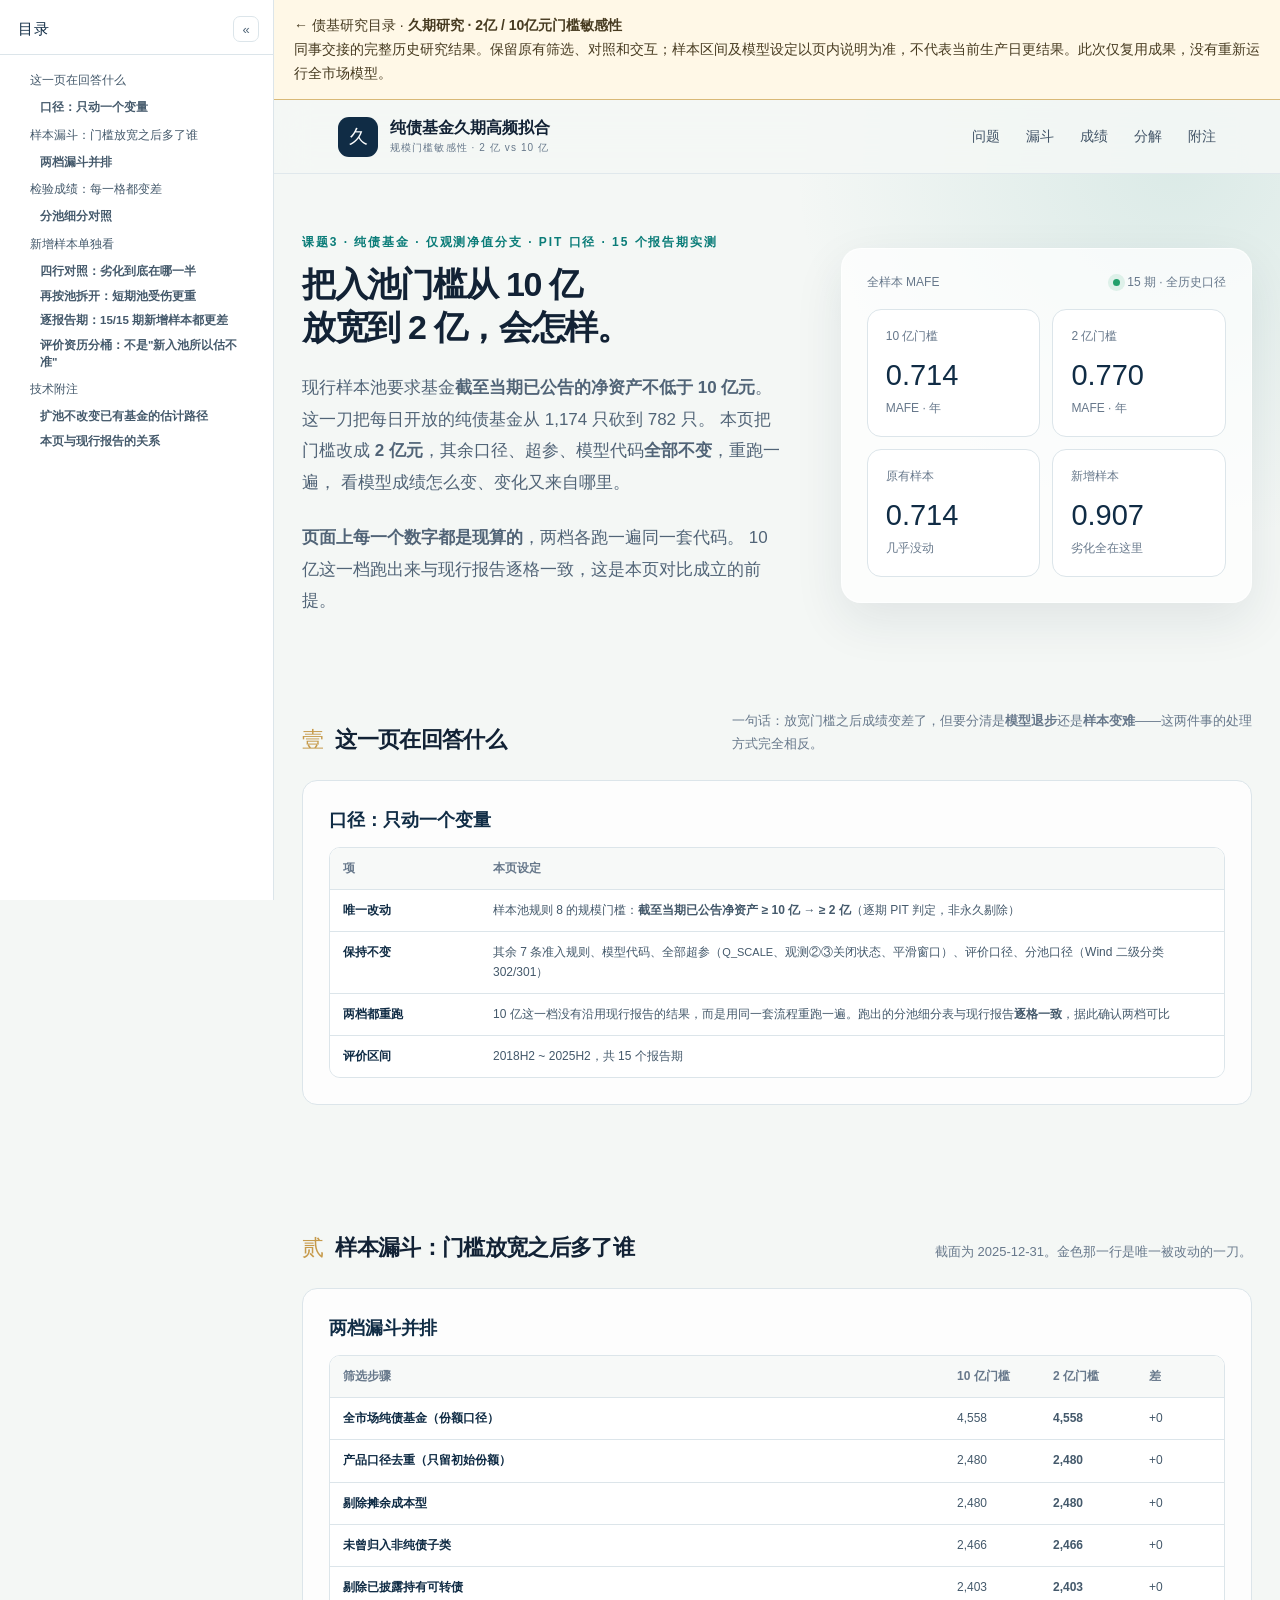
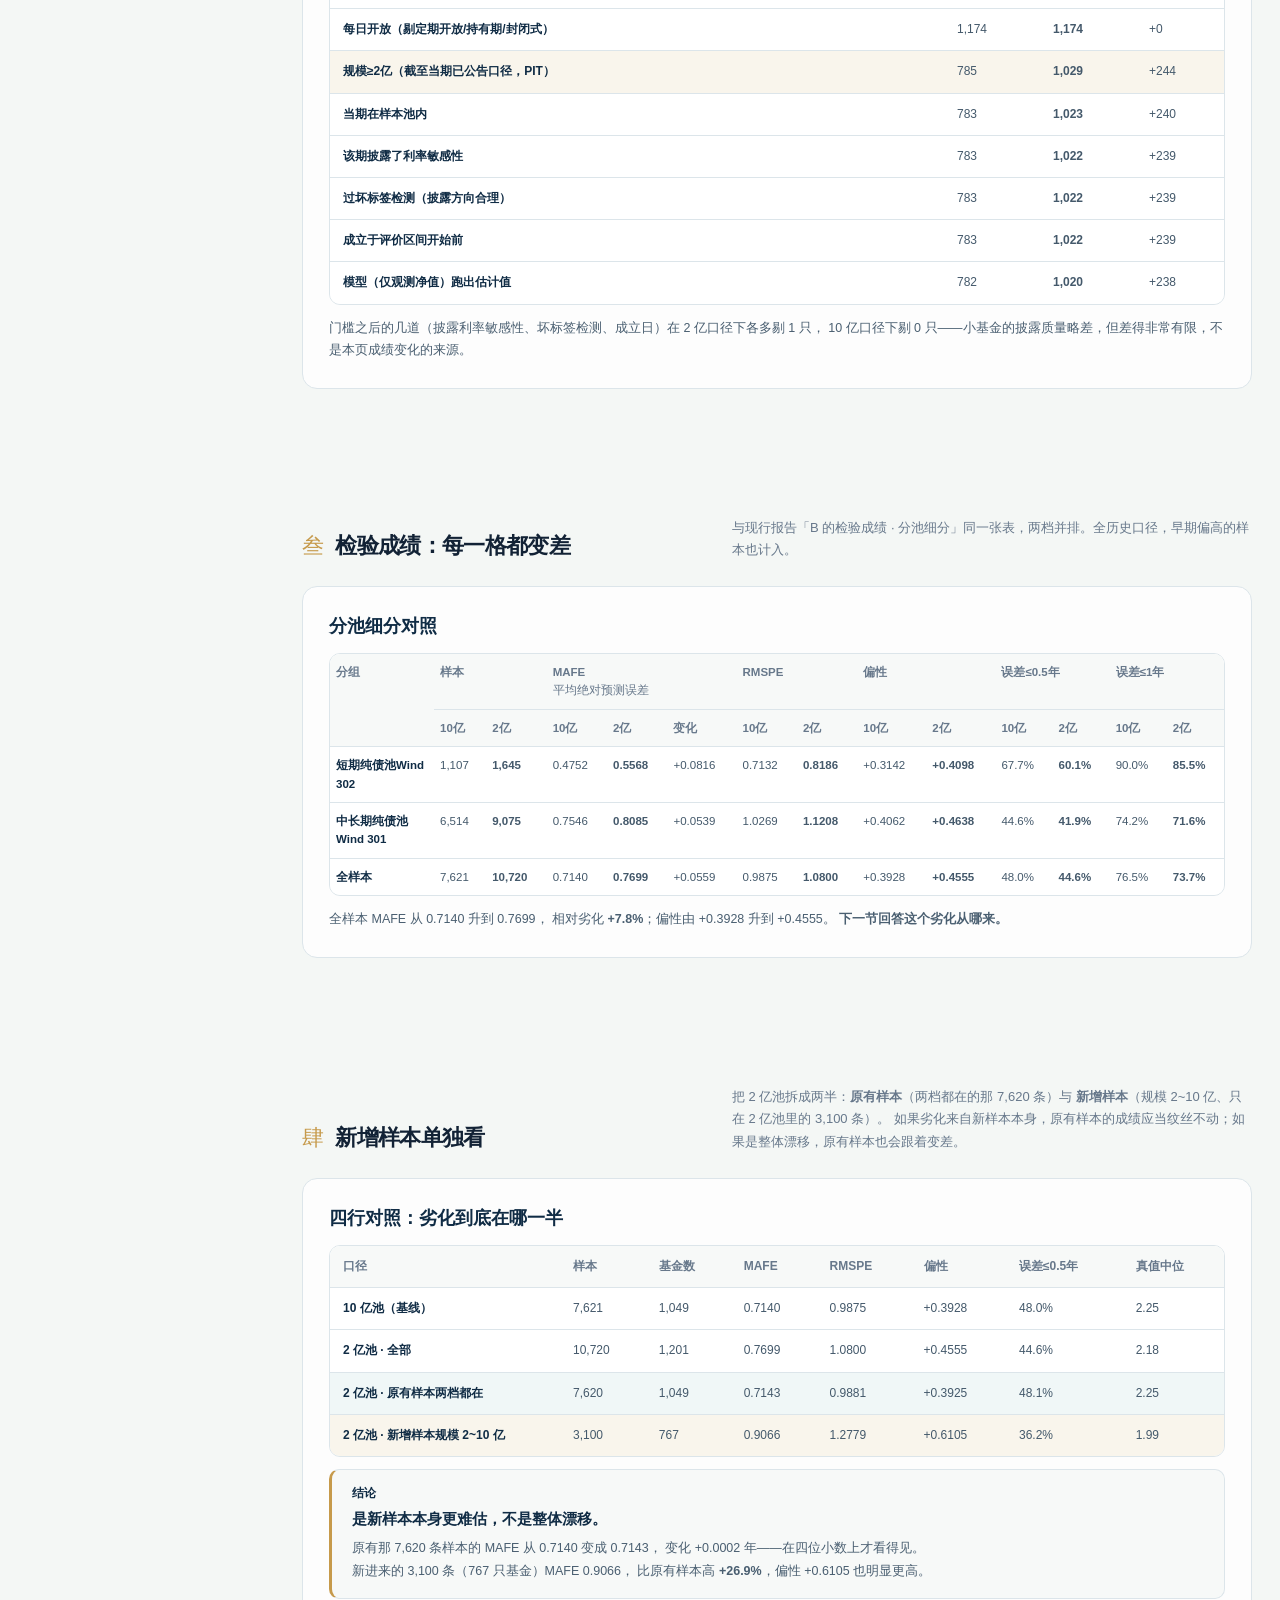
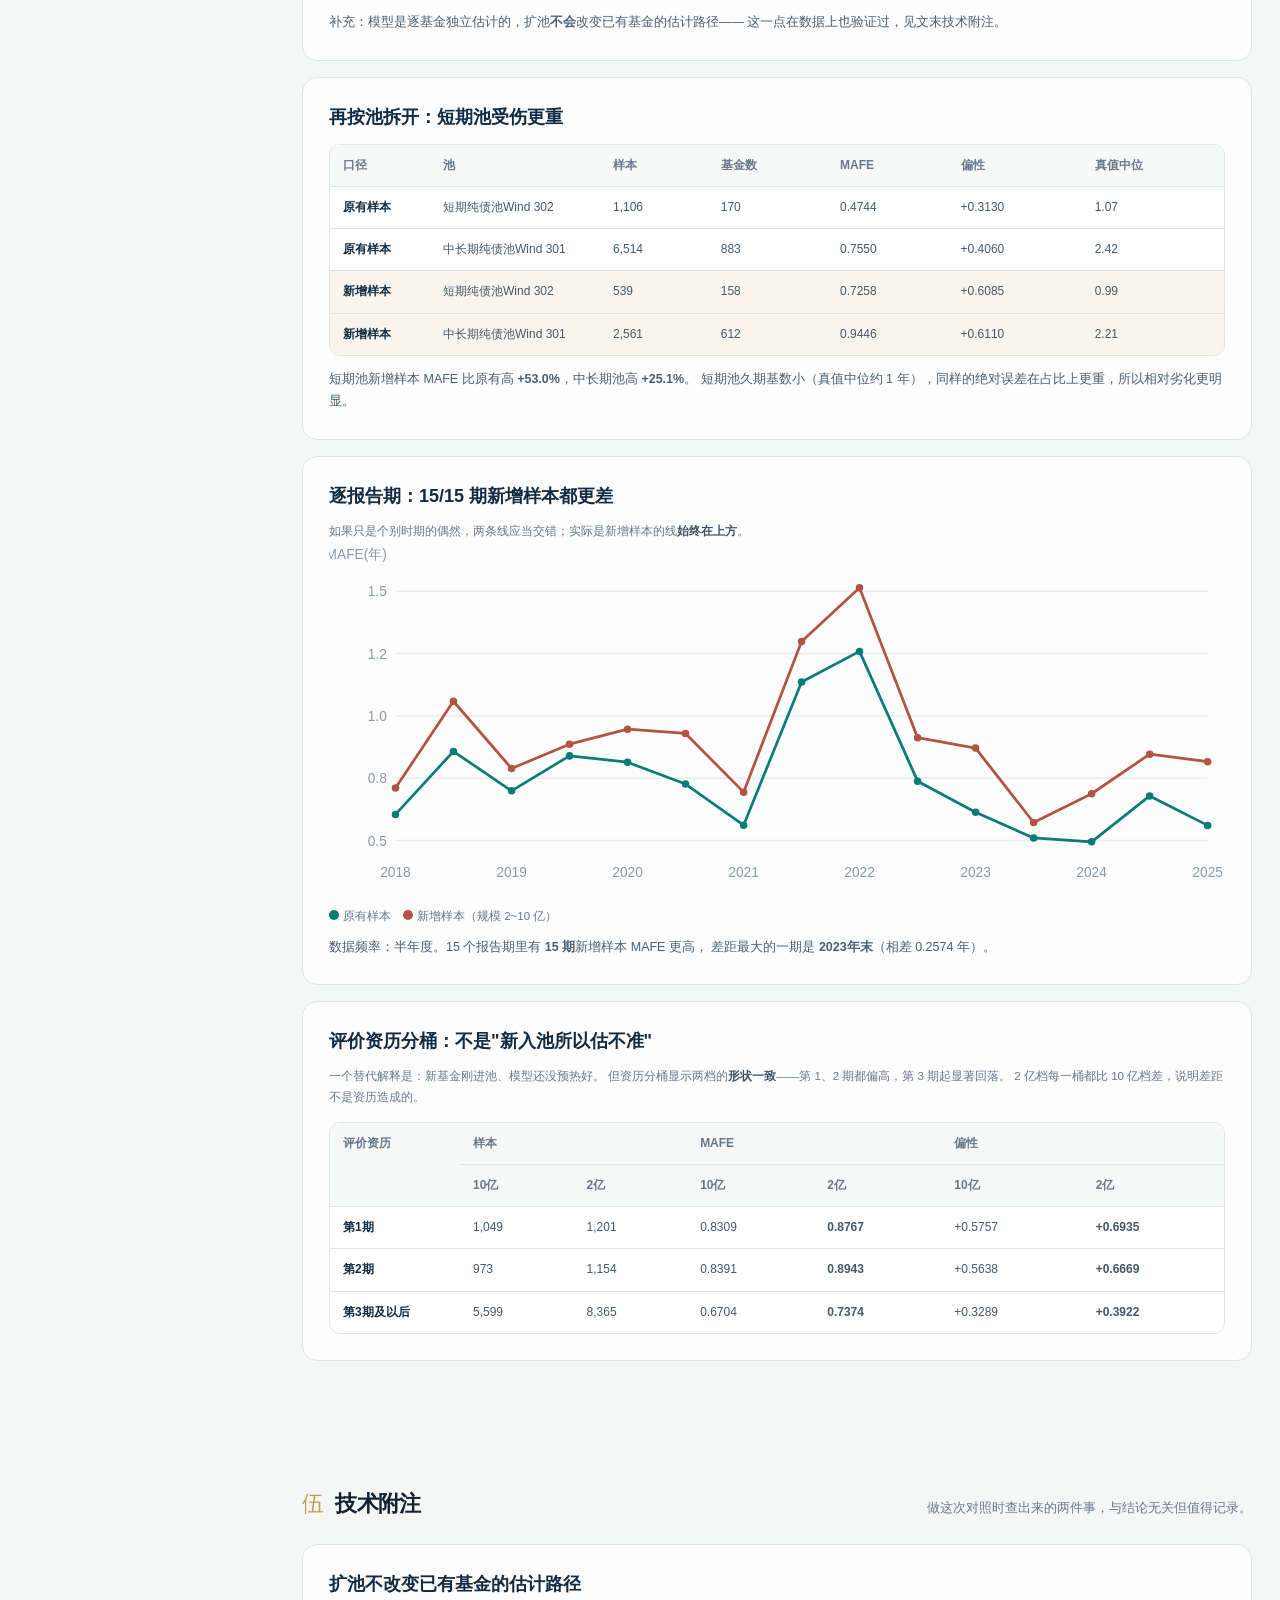
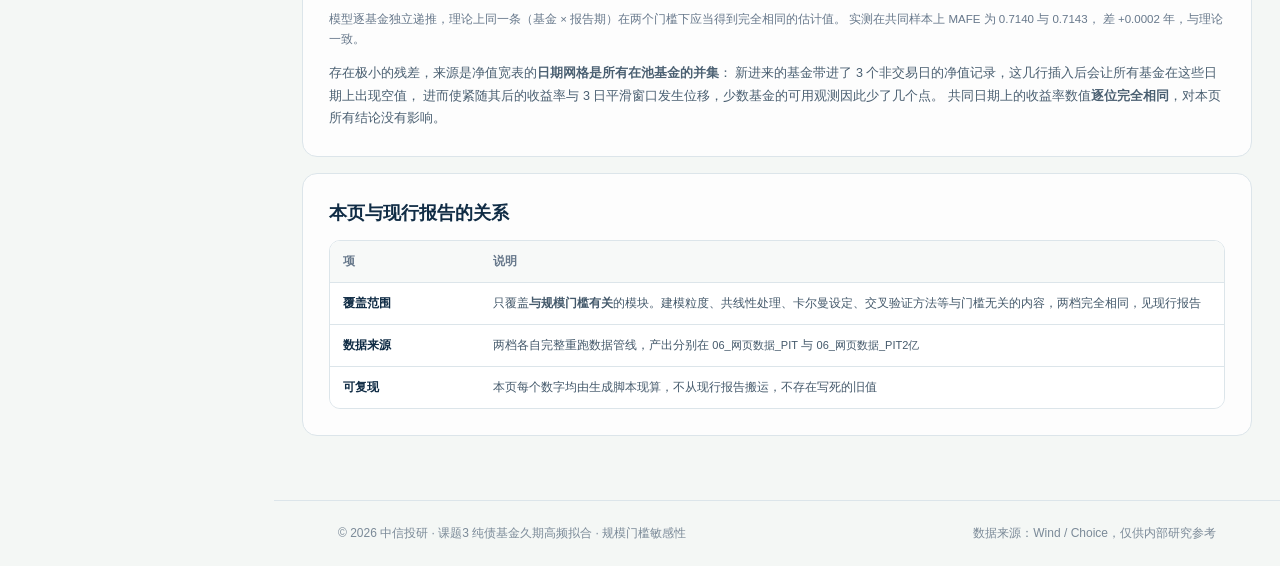
<file: bond-lab-threshold.html>
<!DOCTYPE html>
<html lang="zh-CN"><head><meta charset="utf-8"/>
<meta name="viewport" content="width=device-width, initial-scale=1"/>
<title>纯债基金久期模型 · 规模门槛敏感性（2 亿 vs 10 亿）</title>
<link rel="stylesheet" href="typography.css?v=8e6069926703">
<style>
:root{--ink:#122235;--muted:#67788b;--line:#dce5ea;--paper:#f4f7f5;--white:#fff;--navy:#102c45;
--teal:#0a7c78;--gold:#c69a4b;--shadow:0 18px 50px rgba(18,43,64,.09)}
*{box-sizing:border-box}html{scroll-behavior:smooth}
body{margin:0;overflow-x:hidden;color:var(--ink);background:radial-gradient(circle at 92% 3%,rgba(68,157,146,.14),transparent 24rem),var(--paper);font-family:Inter,"PingFang SC","Microsoft YaHei",system-ui,sans-serif}
a{color:inherit;text-decoration:none}
.site-header{position:sticky;top:0;z-index:10;display:flex;align-items:center;justify-content:space-between;min-height:74px;padding:0 5vw;border-bottom:1px solid rgba(220,229,234,.85);background:rgba(244,247,245,.88);backdrop-filter:blur(18px)}
.brand{display:flex;align-items:center;gap:12px}
.brand-mark{display:grid;width:40px;height:40px;place-items:center;color:#fff;border-radius:11px;background:var(--navy);font-family:system-ui,-apple-system,BlinkMacSystemFont,"Segoe UI","PingFang SC","Microsoft YaHei",sans-serif;font-size:19px;font-weight:500}
.brand strong,.brand small{display:block}.brand small{margin-top:2px;color:var(--muted);font-size:10px;letter-spacing:.11em}
nav{display:flex;gap:26px;color:#435568;font-size:13.5px}nav a:hover{color:var(--teal)}
.shell{width:min(1180px,90vw);margin-inline:auto}
.hero{display:grid;grid-template-columns:1.08fr .92fr;gap:56px;align-items:center;min-height:440px;padding-block:60px 30px}
.eyebrow{margin:0 0 12px;color:var(--teal);font-size:12px;font-weight:700;letter-spacing:.16em}
h1{max-width:640px;margin:0;font-family:system-ui,-apple-system,BlinkMacSystemFont,"Segoe UI","PingFang SC","Microsoft YaHei",sans-serif;font-size:clamp(38px,4.8vw,58px);line-height:1.12;letter-spacing:-.04em;font-weight:500}
.hero-text{max-width:620px;margin:24px 0 0;color:#516477;font-size:17px;line-height:1.85}
.hero-panel{padding:25px;border:1px solid rgba(255,255,255,.7);border-radius:20px;background:rgba(255,255,255,.72);box-shadow:var(--shadow)}
.panel-topline{display:flex;justify-content:space-between;margin-bottom:18px;color:var(--muted);font-size:12px}
.live-dot::before{content:"";display:inline-block;width:7px;height:7px;margin-right:7px;border-radius:50%;background:#22a06b;box-shadow:0 0 0 5px rgba(34,160,107,.12)}
.mgrid{display:grid;grid-template-columns:1fr 1fr;gap:12px}
.mcard{min-height:128px;padding:18px;border:1px solid var(--line);border-radius:14px;background:var(--white)}
.mcard span,.mcard small{display:block;color:var(--muted);font-size:12px}
.mcard strong{display:block;margin:14px 0 8px;color:var(--navy);font-family:system-ui,-apple-system,BlinkMacSystemFont,"Segoe UI","PingFang SC","Microsoft YaHei",sans-serif;font-size:29px;font-weight:500}
.mcard.accent{color:#fff;border-color:transparent;background:var(--teal)}
.mcard.accent span,.mcard.accent small,.mcard.accent strong{color:#fff}
.block{padding-block:64px}
.shead{display:flex;align-items:end;justify-content:space-between;gap:36px;margin-bottom:24px}
.shead h2{margin:0;font-family:system-ui,-apple-system,BlinkMacSystemFont,"Segoe UI","PingFang SC","Microsoft YaHei",sans-serif;font-size:clamp(27px,3.4vw,40px);letter-spacing:-.03em;font-weight:500}
.shead>p{max-width:520px;margin:0;color:var(--muted);font-size:13px;line-height:1.75}
.step{display:inline-block;margin-right:12px;color:var(--gold);font-family:system-ui,-apple-system,BlinkMacSystemFont,"Segoe UI","PingFang SC","Microsoft YaHei",sans-serif;font-weight:500}
.panel{margin-top:16px;padding:26px;border:1px solid var(--line);border-radius:15px;background:rgba(255,255,255,.8)}
.panel h4{margin:20px 0 0;font-size:14px;color:var(--navy)}
pre.fml{margin:12px 0 0;padding:16px 18px;border:1px solid var(--line);border-radius:10px;background:#f7f9f8;color:#2c3e50;font-family:ui-monospace,Consolas,monospace;font-size:11.5px;line-height:1.75;overflow-x:auto;white-space:pre}
pre.fml b{color:#b35342;font-weight:700}
.eqline{margin:12px 0 0;padding:15px 20px;border:1px solid var(--line);border-radius:10px;background:#f7f9f8;overflow-x:auto}
.eqhead{margin:0 0 8px;font-family:Inter,"PingFang SC",sans-serif;font-size:12px;font-weight:700;color:var(--navy);letter-spacing:.02em}
.eqrow{display:flex;align-items:baseline;flex-wrap:wrap;gap:.18em;padding:4px 0;font-size:14.5px}
.eqrow .tag{flex:0 0 100px;font-family:Inter,"PingFang SC",sans-serif;font-size:11.5px;font-weight:700;color:var(--teal);letter-spacing:.02em}
.eqline .ev{font-family:system-ui,-apple-system,BlinkMacSystemFont,"Segoe UI","PingFang SC","Microsoft YaHei",sans-serif;font-style:italic;color:var(--ink);font-weight:500}
.eqline .eo{font-style:normal;color:var(--muted);padding:0 .15em}
.eqline .note2{margin-left:auto;padding-left:1.2em;font-family:Inter,"PingFang SC",sans-serif;font-size:11.5px;color:var(--muted);white-space:nowrap}
.frac{display:inline-flex;flex-direction:column;vertical-align:middle;text-align:center;margin:0 .3em;font-size:.82em;line-height:1.35;font-family:system-ui,-apple-system,BlinkMacSystemFont,"Segoe UI","PingFang SC","Microsoft YaHei",sans-serif;font-style:italic;font-weight:500}
.frac .n{padding:0 .2em 2px;border-bottom:1.2px solid var(--ink)}
.frac .d{padding:2px .2em 0}
.sumlim{display:inline-flex;flex-direction:column;align-items:center;vertical-align:middle;line-height:1;margin:0 .2em;font-family:system-ui,-apple-system,BlinkMacSystemFont,"Segoe UI","PingFang SC","Microsoft YaHei",sans-serif;font-style:normal;color:var(--ink);font-weight:500}
.sumlim .sup,.sumlim .sub{font-size:.52em;font-style:italic}
.sumlim .sigma{font-size:1.3em;margin:-1px 0}
.eqline .ev sub,.eqline .ev sup{font-style:italic}
.fnn{fill:var(--navy);font-size:11px;font-weight:500;font-family:system-ui,-apple-system,BlinkMacSystemFont,"Segoe UI","PingFang SC","Microsoft YaHei",sans-serif}
.fnd{fill:#b35342;font-size:10px;font-family:Inter,sans-serif}
.panel h3{margin:0 0 12px;font-family:system-ui,-apple-system,BlinkMacSystemFont,"Segoe UI","PingFang SC","Microsoft YaHei",sans-serif;font-size:20px;color:var(--navy);font-weight:500}
.mb-group{display:flex;align-items:baseline;gap:14px;flex-wrap:wrap;
  margin:34px 0 2px;padding:12px 4px 10px;border-top:2px solid var(--navy);
  font-family:system-ui,-apple-system,BlinkMacSystemFont,"Segoe UI","PingFang SC","Microsoft YaHei",sans-serif;font-size:19px;font-weight:500;color:var(--navy)}
.mb-group i{font-style:normal;font-family:-apple-system,"Microsoft YaHei",sans-serif;
  font-size:12px;font-weight:400;color:var(--muted)}

.dark{padding:19px 24px;color:#d8e3ea;border-radius:14px;background:var(--navy);font-size:14px;line-height:1.85}
.dark strong{color:#fff}.dark .lab{display:block;margin-bottom:7px;color:#f0c977;font-size:11.5px;font-weight:700;letter-spacing:.08em}
.callout{display:grid;grid-template-columns:170px 1fr;gap:28px;align-items:center;margin-top:16px;padding:22px 26px;color:#fff;border-radius:14px;background:var(--navy)}
.callout span{color:#f0c977;font-size:12px;font-weight:700;letter-spacing:.08em}
.callout p{margin:0;color:#d6e1e8;font-size:14px;line-height:1.8}
    /* 嵌在 .two 半栏里时容器只有 440px，固定 170px 标签列会把正文压到 190px、堆成十几二十行；此时改为标签在上、正文在下的单列堆叠 */
    .two .callout{grid-template-columns:1fr;gap:8px}
    .two .callout span{display:block}
.tw{width:100%;margin-top:14px;overflow-x:auto;border:1px solid var(--line);border-radius:11px}
table.rt{width:100%;min-width:560px;border-collapse:collapse;background:var(--white)}
table.rt th,table.rt td{padding:11px 13px;border-bottom:1px solid var(--line);text-align:left;font-size:12px;line-height:1.6;vertical-align:top}
table.rt th{color:var(--muted);background:#f7f9f8;font-weight:650;white-space:nowrap}
table.rt tbody tr:last-child td{border-bottom:0}table.rt td{color:#44596b}table.rt td:first-child{color:var(--navy);font-weight:650}
.mono{font-family:ui-monospace,Consolas,monospace;font-size:11px}
.value-positive{color:#08786f!important;font-weight:700}.value-negative{color:#b35342!important;font-weight:700}
.fgrid{display:grid;grid-template-columns:1fr 1fr;gap:16px;margin-top:16px}
.fgrid>*{min-width:0}
.fund-card{padding:20px;border:1px solid var(--line);border-radius:14px;background:var(--white)}
.fc-head{display:flex;align-items:baseline;justify-content:space-between;gap:14px;margin-bottom:12px;flex-wrap:wrap}
.fc-head b{font-family:system-ui,-apple-system,BlinkMacSystemFont,"Segoe UI","PingFang SC","Microsoft YaHei",sans-serif;font-size:15px;color:var(--navy);font-weight:500}
.fc-mae{color:var(--muted);font-size:11.5px}.fc-mae strong{color:var(--navy);font-size:15px;font-family:system-ui,-apple-system,BlinkMacSystemFont,"Segoe UI","PingFang SC","Microsoft YaHei",sans-serif;font-weight:500}
.pill{padding:4px 9px;border-radius:999px;font-size:10.5px;font-weight:700}
.pill.ok{color:#285f5a;background:#e1f1ed}.pill.mid{color:#815d22;background:#f8edd5}.pill.bad{color:#914f42;background:#f8e5e1}
.ch{display:block;width:100%;min-width:0;height:auto}
.gl{stroke:#e6ecef;stroke-width:1}.vgl{stroke:#eef2f4}
.ax{fill:#8a99a8;font-size:9.5px;font-family:Inter,sans-serif}
.ln{fill:none;stroke:var(--teal);stroke-width:1.6;stroke-linejoin:round;vector-effect:non-scaling-stroke}
.tp{fill:var(--gold);stroke:#fff;stroke-width:1.5}
.drop{stroke:rgba(198,154,75,.45);stroke-width:1;stroke-dasharray:2 2}
.lg{display:flex;flex-wrap:wrap;gap:16px;margin-top:8px;color:var(--muted);font-size:10.5px}
.lg span::before{content:"";display:inline-block;width:14px;height:3px;margin-right:6px;border-radius:2px;vertical-align:middle}
.lg-ln::before{background:var(--teal)}
.lg-a::before{background:var(--teal)}
.lg-b::before{background:var(--gold)}

.lg-tp::before{background:var(--gold);height:8px!important;width:8px!important;border-radius:50%!important}
.fc-note{margin:12px 0 0;color:#4a5f71;font-size:12.5px;line-height:1.8}
table.mini{width:100%;margin-top:12px;border-collapse:collapse}
table.mini th,table.mini td{padding:6px 8px;border-bottom:1px solid #eef2f4;font-size:11px;text-align:right}
table.mini th:first-child,table.mini td:first-child{text-align:left;color:var(--muted)}
table.mini th{color:var(--muted);font-weight:600}table.mini tbody tr:last-child td{border-bottom:0}
.badge{display:inline-block;padding:3px 9px;border-radius:999px;border:1px solid #cfe0dd;background:#eef8f5;color:#3d6b64;font-size:10px}
.fp-wrap{position:relative;max-width:560px;display:flex;flex-direction:column;gap:10px}
.fp-pool-toggle{display:inline-flex;padding:3px;border-radius:9px;background:rgba(16,44,69,.06);align-self:flex-start}
.fp-pool-toggle button{min-width:120px;min-height:34px;color:#506578;border:0;border-radius:7px;background:transparent;cursor:pointer;font-size:12.5px}
.fp-pool-toggle button.active{color:#fff;background:var(--teal);font-weight:700}
.ic-toggle{display:inline-flex;padding:3px;border-radius:9px;background:rgba(16,44,69,.06)}
.ic-toggle button{min-width:150px;min-height:32px;color:#506578;border:0;border-radius:7px;background:transparent;cursor:pointer;font-size:12.5px}
.ic-toggle button.active{color:#fff;background:var(--teal);font-weight:700}
.ic-kpi{display:flex;flex-wrap:wrap;gap:22px;margin:14px 0 4px;padding:14px 18px;background:#f7f9f8;border-radius:10px;font-size:12.5px}
.ic-kpi b{color:var(--navy);font-size:17px}
.ic-kpi .lbl{color:var(--muted);display:block;font-size:11px;margin-bottom:3px}
.cv-tg{display:inline-flex;padding:3px;border-radius:9px;background:rgba(16,44,69,.06);margin:2px 8px 2px 0}
.cv-tg button{min-width:132px;min-height:31px;color:#506578;border:0;border-radius:7px;background:transparent;cursor:pointer;font-size:12.5px}
.cv-tg button.active{color:#fff;background:var(--teal);font-weight:700}
.cv-kpi{display:flex;flex-wrap:wrap;gap:20px;margin:12px 0 4px;padding:13px 17px;background:#f7f9f8;border-radius:10px;font-size:12.5px}
.cv-kpi b{color:var(--navy);font-size:17px}
.cv-kpi .lbl{color:var(--muted);display:block;font-size:11px;margin-bottom:3px}
.cv-yr tr{cursor:pointer}
.cv-yr tr:hover{background:rgba(10,124,120,.06)}
.cv-yr tr.on{background:rgba(10,124,120,.13);font-weight:700}
.cv-lgd{display:flex;flex-wrap:wrap;gap:12px;margin-top:6px;font-size:11.5px;color:var(--muted);align-items:center}
.cv-lgd i{width:10px;height:10px;border-radius:50%;display:inline-block;margin-right:4px}
.cv-lgd .yr{cursor:pointer;user-select:none;padding:1px 6px;border-radius:6px;border:1px solid transparent}
.cv-lgd .yr:hover{background:rgba(10,124,120,.08)}
.cv-lgd .yr.off{opacity:.3;text-decoration:line-through}
.cv-lgd .yrbtn{cursor:pointer;color:var(--teal);text-decoration:underline;font-size:11px}
.fp-row{display:flex;align-items:center;gap:10px;flex-wrap:wrap}
.fp-lab{font-size:12px;color:var(--muted);min-width:76px}
.fp-pool-toggle.fp-sm button{min-width:0;padding:0 12px;min-height:30px;font-size:12px}
.fp-filter{display:flex;align-items:center;gap:8px;font-size:12.5px;color:var(--muted)}
.fp-filter input{width:56px;padding:6px 8px;border:1.5px solid var(--line);border-radius:8px;font-size:12.5px;font-family:inherit;color:var(--ink);outline:none;transition:border-color .15s}
.fp-filter input:focus{border-color:var(--teal)}
.fp-pool-toggle button.fp-allbtn{min-width:78px}
.fp-filter input.fp-search{flex:1 1 auto;width:auto;min-width:0;font-family:ui-monospace,Consolas,"PingFang SC",sans-serif}
.fp-search-hint{font-size:11.5px;color:var(--muted);line-height:1.5}
.fp-search-hint.hit{color:var(--teal);font-weight:700}
.fp-search-hint.miss{color:#b35342;font-weight:700}
.fp-filter-count{color:var(--muted)}
.fp-select{width:100%;box-sizing:border-box;padding:10px 14px;border:1.5px solid var(--line);border-radius:10px;font-size:13.5px;font-family:ui-monospace,Consolas,"PingFang SC",sans-serif;color:var(--ink);outline:none;background:var(--white);transition:border-color .15s}
.fp-select:focus{border-color:var(--teal)}
.fp-stats{display:flex;flex-wrap:wrap;gap:18px;margin:14px 0 6px;padding:12px 16px;background:#f7f9f8;border-radius:10px;font-size:12.5px}
.fp-stats b{color:var(--navy);font-size:14px}
.fp-stats .lbl{color:var(--muted);display:block;font-size:11px;margin-bottom:2px}
.fp-legend{display:flex;flex-wrap:wrap;gap:16px;margin-top:6px;font-size:11.5px;color:var(--muted)}
.fp-legend span{display:inline-flex;align-items:center;gap:5px}
.fp-legend i{width:9px;height:9px;border-radius:50%;display:inline-block}
.chain{display:grid;grid-template-columns:repeat(4,1fr);margin-top:16px;border:1px solid var(--line);border-radius:14px;overflow:hidden;background:var(--white)}
.chain-step{padding:22px 20px;border-right:1px solid var(--line)}
.chain-step:last-child{border-right:0;background:#f7faf9}
.cs-n{color:var(--gold);font-family:system-ui,-apple-system,BlinkMacSystemFont,"Segoe UI","PingFang SC","Microsoft YaHei",sans-serif;font-size:12px;font-weight:500}
.chain-step h4{margin:6px 0 8px;font-size:14px;color:var(--navy)}
.chain-step p{margin:0 0 10px;color:var(--muted);font-size:12px;line-height:1.7}
.cs-freq{display:inline-block;padding:3px 9px;border-radius:999px;border:1px solid #cfe0dd;background:#eef8f5;color:#3d6b64;font-size:10px}

.tree{margin-top:14px;border:1px solid var(--line);border-radius:11px;background:var(--white);padding:14px 16px}
.tnd{position:relative;padding:5px 0 5px 12px;border-left:2px solid #e6ecef;line-height:1.6}
.tnd:hover{background:rgba(10,124,120,.035)}
.tdim{opacity:.5}
.tcn{color:var(--navy);font-size:12px;font-weight:650}
.tfd{margin-left:8px;color:#8a99a8;font-size:10.5px}
.tcov{margin-left:8px;color:var(--muted);font-size:10.5px}
.tg{display:inline-block;margin-left:8px;padding:2px 8px;border-radius:999px;font-size:10px;font-weight:700;white-space:nowrap}
.tg-o{color:#285f5a;background:#e1f1ed}
.tg-x{color:#914f42;background:#f8e5e1}
.tnote{margin-top:3px;color:var(--muted);font-size:11px;line-height:1.65}
.tsep{margin:14px 0 4px;padding-top:12px;border-top:1px dashed var(--line);color:var(--muted);font-size:11px;font-weight:700}
@media(max-width:620px){.tnd{margin-left:0!important}.tfd{display:block;margin-left:0}}
.note{margin:14px 0 0;color:var(--muted);font-size:11.5px;line-height:1.8}.note b{color:#3d5266}
.two{display:grid;grid-template-columns:1fr 1fr;gap:16px;margin-top:16px}.two>*{min-width:0}
footer{display:flex;justify-content:space-between;gap:10px;padding:24px 5vw;color:#7b8a98;border-top:1px solid var(--line);font-size:12px}
@media(max-width:900px){.site-header nav{display:none}.hero{grid-template-columns:1fr;gap:32px;min-height:auto}
.fgrid,.chain,.two{grid-template-columns:1fr}.chain-step{border-right:0;border-bottom:1px solid var(--line)}
.shead{align-items:start;flex-direction:column}.callout{grid-template-columns:1fr;gap:8px}}
@media(max-width:620px){h1{font-size:34px}.mgrid{grid-template-columns:1fr}}

.subtree{margin-top:14px;border:1px solid var(--line);border-radius:11px;background:var(--white);overflow:hidden}
.tr-row{display:grid;grid-template-columns:minmax(0,1.5fr) 92px 52px 128px minmax(0,1.3fr);
  gap:12px;align-items:center;padding:9px 14px 9px 8px;border-bottom:1px solid #eef2f4;font-size:11.5px}
.tr-row:last-child{border-bottom:0}
.tr-row.tr-root{background:#f4f8f7;font-weight:650}
.tr-row.tr-no{color:#8a99a8;background:#fcfcfb}
.tr-nm{color:var(--navy);min-width:0}
.tr-row.tr-no .tr-nm{color:#7d8f9e}
.tr-cd{display:block;color:#9aa8b5;font-family:ui-monospace,Consolas,monospace;font-size:9.5px;margin-top:2px}
.tr-bar{height:7px;border-radius:4px;background:#eef2f4;overflow:hidden}
.tr-bar i{display:block;height:100%;background:var(--teal);opacity:.75}
.tr-row.tr-no .tr-bar i{background:#b0bcc7}
.tr-pc{color:var(--navy);font-family:system-ui,-apple-system,BlinkMacSystemFont,"Segoe UI","PingFang SC","Microsoft YaHei",sans-serif;font-size:11.5px;text-align:right;font-weight:500}
.tg{display:inline-block;padding:2px 8px;border-radius:999px;font-size:10px;white-space:nowrap}
.tg-ok{background:#e1f1ed;color:#285f5a}
.tg-all{background:var(--navy);color:#fff}
.tg-part{background:#f8edd5;color:#815d22}
.tg-no{background:#f2f4f5;color:#8a99a8}
.tr-nt{color:var(--muted);font-size:10.5px;line-height:1.5;min-width:0}
@media(max-width:900px){.tr-row{grid-template-columns:minmax(0,1fr) 60px 46px;row-gap:4px}
  .tr-tg,.tr-nt{grid-column:1/-1;padding-left:0}}
/*CALBOX-STYLE*/
.cal-box{border:1px solid #d8dfe4;border-left:3px solid var(--navy);border-radius:9px;
  background:#f7f9fa;padding:13px 16px;margin:16px 0 0;font-size:12px;line-height:1.95;color:#3d5a6e}
.cal-box b.cal-t{display:block;font-size:12.5px;color:var(--navy);margin-bottom:6px}
.cal-box code{font-size:11px;background:rgba(18,43,64,.06);padding:1px 5px;border-radius:4px;color:#2c4a5e}
.cal-box table{width:100%;border-collapse:collapse;margin:8px 0 4px}
.cal-box td{padding:4px 8px 4px 0;vertical-align:top;border-bottom:1px solid #e8edf0}
.cal-box td:first-child{width:88px;color:#6b7c88;white-space:nowrap}
.cal-warn{border-left-color:var(--gold);background:#fdf9f1;color:#6b5220}
.cal-warn b.cal-t{color:#8a6d3b}

.fc-meta{margin:5px 0 0;font-size:11px;line-height:1.7;color:var(--muted)}
.fc-meta .fc-meta-v{color:#4a5f71;font-weight:600}
.fc-meta .fc-meta-rp{margin-left:5px;padding:1px 5px;border:1px solid var(--line);border-radius:3px;font-size:10px;color:var(--muted);white-space:nowrap}
.fc-meta .fc-meta-sep{margin:0 7px;color:var(--line)}
</style>
<style id="outline-css">
/* ===================== 左侧大纲侧栏 ===================== */
:root { --ol-w: 274px; }
#outline { position: fixed; top: 0; left: 0; z-index: 30; display: flex; flex-direction: column;
  width: var(--ol-w); height: 100vh; border-right: 1px solid var(--line);
  background: rgba(255,255,255,.96); backdrop-filter: blur(6px); }
#outline .ol-head { display: flex; align-items: center; gap: 8px; flex: 0 0 auto;
  padding: 16px 14px 12px 18px; border-bottom: 1px solid var(--line); }
#outline .ol-title { flex: 1; color: var(--navy); font-family:system-ui,-apple-system,BlinkMacSystemFont,"Segoe UI","PingFang SC","Microsoft YaHei",sans-serif;
  font-size: 15px; font-weight:500; letter-spacing: .04em; }
#outline .ol-btn { display: grid; place-items: center; width: 26px; height: 26px; padding: 0;
  border: 1px solid var(--line); border-radius: 7px; background: #fff; color: #506578;
  font-size: 13px; line-height: 1; cursor: pointer; }
#outline .ol-btn:hover { border-color: var(--teal); color: var(--teal); }
#outline .ol-acts { display: flex; gap: 8px; flex: 0 0 auto; padding: 12px 14px 12px 18px;
  border-bottom: 1px solid var(--line); }
#outline .ol-acts button { flex: 1; padding: 6px 8px; border: 1px solid var(--line);
  border-radius: 8px; background: #fff; color: var(--navy); font-size: 11.5px;
  font-weight: 650; cursor: pointer; }
#outline .ol-acts button:hover { border-color: var(--teal); color: var(--teal); }
/* display:block 必须显式写，见坑 1 */
#outline .ol-list { display: block; flex: 1 1 auto; overflow-y: auto;
  overscroll-behavior: contain; padding: 10px 10px 40px 10px; gap: 0; font-size: inherit; }
#outline a { display: block; border-radius: 7px; text-decoration: none; cursor: pointer; }
#outline a:hover { background: rgba(10,124,120,.07); }
/* 点击后 <a> 会保留焦点，浏览器默认焦点环是一圈黑框，很扎眼。
   换成本风格的 teal 细环，且只在键盘导航时出现（:focus-visible 不响应鼠标点击）。 */
#outline a:focus { outline: none; }
#outline a:focus-visible { outline: 2px solid var(--teal); outline-offset: -2px; }
#outline .ol-l1 { margin-top: 14px; padding: 7px 10px; color: var(--navy);
  font-size: 12px; font-weight: 700; letter-spacing: .05em; }
#outline .ol-l1:first-child { margin-top: 0; }
#outline .ol-l2 { position: relative; padding: 6px 10px 6px 20px; color: #44596b;
  font-size: 12px; line-height: 1.5; }
#outline .ol-l3 { display: block; padding: 4px 10px 4px 30px; color: #44596b;
  font-size: 11.5px; line-height: 1.45; font-weight: 700; }
#outline .ol-l4 { display: block; padding: 3px 10px 3px 46px; color: #7d8f9e;
  font-size: 11px; line-height: 1.45; }
#outline .ol-l4.active { color: var(--teal); font-weight: 650; }
/* 三级标题常驻可见：不做"点开上级才显示"，读者一眼看到全部章节。
   .show 由 JS 给当前章节加，这里不再用它控制显隐，只留作兼容。 */
#outline .ol-l3.show { display: block; }
#outline .ol-l2.active { color: var(--teal); font-weight: 700; background: rgba(10,124,120,.09); }
#outline .ol-l3.active { color: var(--teal); font-weight: 650; }
#outline .ol-l2.active::before { content: ""; position: absolute; left: 0; width: 3px; height: 1.2em;
  border-radius: 0 3px 3px 0; background: var(--teal); }

/* 收起态：缩成一根窄轨 */
#outline.ol-mini { width: 42px; }
#outline.ol-mini .ol-title, #outline.ol-mini .ol-acts, #outline.ol-mini .ol-list { display: none; }
#outline.ol-mini .ol-head { justify-content: center; padding: 16px 0 12px; border-bottom: 0; }

#ol-open { display: none; position: fixed; top: 12px; left: 12px; z-index: 31;
  width: 38px; height: 38px; border: 1px solid var(--line); border-radius: 10px;
  background: rgba(255,255,255,.96); color: var(--navy); font-size: 15px; cursor: pointer; }

/* ★★ 布局让位全部交给媒体查询，不依赖任何 JS 事件——见坑 4。
   body.ol-ready 由 JS 建好侧栏后加一次、永不移除，纯粹是"这页有侧栏"的标记。 */
@media (min-width: 1280px) {
  body.ol-ready { padding-left: var(--ol-w); }
  body.ol-ready.ol-mini-on { padding-left: 42px; }
  /* 容器宽度补偿——见坑 2。把你页面实际的外层容器类名补进这两条选择器。 */
  body.ol-ready .shell, body.ol-ready .section-shell, body.ol-ready .wrap {
    width: min(1180px, calc(100vw - var(--ol-w) - 56px)); }
  body.ol-ready.ol-mini-on .shell, body.ol-ready.ol-mini-on .section-shell,
  body.ol-ready.ol-mini-on .wrap {
    width: min(1180px, calc(100vw - 42px - 56px)); }
  /* 侧栏展开时页面内那对同名按钮不重复出现（只隐藏，不删除） */
  body.ol-ready:not(.ol-mini-on) .mod-actions { display: none; }
}

/* 窄屏：侧栏不占版面，浮在内容之上，由左上角 ☰ 唤出。
   ★ 默认态写死在 CSS 里（侧栏 none、按钮 block），JS 只负责"打开"这一个动作。
   反过来写（默认显示、靠 JS 加 class 隐藏）会在事件不触发时让侧栏盖住正文——见坑 4。 */
@media (max-width: 1279px) {
  #outline { display: none; box-shadow: var(--shadow); }
  #outline.ol-shown { display: flex; }
  #ol-open { display: block; }
  #outline.ol-shown ~ #ol-open { display: none; }
}
@media print {
  #outline, #ol-open { display: none !important; }
  body.ol-ready, body.ol-ready.ol-mini-on { padding-left: 0; }
}
</style>
<style>
/* 14 列的分池细分对照表：默认 13px 内边距会把表撑出容器 17px，收紧到 6px */
.rt.tight td,.rt.tight th{padding:9px 6px;font-size:11.5px}
.rt.tight{min-width:0}
</style>
<meta name="robots" content="noindex,nofollow"></head><body><aside class="original-source-note" style="padding:14px 20px;background:#fff8e7;border-bottom:1px solid #d9b977;font:14px/1.7 system-ui;color:#473b21"><a href="bond-research.html">← 债基研究目录</a> · <strong>久期研究 · 2亿 / 10亿元门槛敏感性</strong><br>同事交接的完整历史研究结果。保留原有筛选、对照和交互；样本区间及模型设定以页内说明为准，不代表当前生产日更结果。此次仅复用成果，没有重新运行全市场模型。</aside>

<header class="site-header">
  <a class="brand" href="#top"><span class="brand-mark">久</span>
  <span><strong>纯债基金久期高频拟合</strong><small>规模门槛敏感性 · 2 亿 vs 10 亿</small></span></a>
  <nav><a href="#q">问题</a><a href="#fn">漏斗</a><a href="#sc">成绩</a><a href="#dc">分解</a><a href="#tech">附注</a></nav>
</header>

<main id="top">
<section class="hero shell" data-ol-skip>
  <div>
    <p class="eyebrow">课题3 · 纯债基金 · 仅观测净值分支 · PIT 口径 · 15 个报告期实测</p>
    <h1>把入池门槛从 10 亿<br/>放宽到 2 亿，会怎样。</h1>
    <p class="hero-text">现行样本池要求基金<b>截至当期已公告的净资产不低于 10 亿元</b>。
    这一刀把每日开放的纯债基金从 1,174 只砍到 782 只。
    本页把门槛改成 <b>2 亿元</b>，其余口径、超参、模型代码<b>全部不变</b>，重跑一遍，
    看模型成绩怎么变、变化又来自哪里。</p>
    <p class="hero-text"><b>页面上每一个数字都是现算的</b>，两档各跑一遍同一套代码。
    10 亿这一档跑出来与现行报告逐格一致，这是本页对比成立的前提。</p>
  </div>
  <div class="hero-panel">
    <div class="panel-topline"><span>全样本 MAFE</span><span class="live-dot">15 期 · 全历史口径</span></div>
    <div class="mgrid">
      <div class="mcard"><span>10 亿门槛</span><strong>0.714</strong><small>MAFE · 年</small></div>
      <div class="mcard"><span>2 亿门槛</span><strong>0.770</strong><small>MAFE · 年</small></div>
      <div class="mcard"><span>原有样本</span><strong>0.714</strong><small>几乎没动</small></div>
      <div class="mcard"><span>新增样本</span><strong>0.907</strong><small>劣化全在这里</small></div>
    </div>
  </div>
</section>

<section class="block shell" id="q">
  <div class="shead"><h2><span class="step">壹</span>这一页在回答什么</h2>
  <p>一句话：放宽门槛之后成绩变差了，但要分清是<b>模型退步</b>还是<b>样本变难</b>——这两件事的处理方式完全相反。</p></div>

  <div class="panel">
    <h3>口径：只动一个变量</h3>
    <div class="tw"><table class="rt">
      <thead><tr><th style="width:150px">项</th><th>本页设定</th></tr></thead>
      <tbody>
        <tr><td><b>唯一改动</b></td><td>样本池规则 8 的规模门槛：<b>截至当期已公告净资产 ≥ 10 亿 → ≥ 2 亿</b>（逐期 PIT 判定，非永久剔除）</td></tr>
        <tr><td>保持不变</td><td>其余 7 条准入规则、模型代码、全部超参（<span class="mono">Q_SCALE</span>、观测②③关闭状态、平滑窗口）、评价口径、分池口径（Wind 二级分类 302/301）</td></tr>
        <tr><td>两档都重跑</td><td>10 亿这一档没有沿用现行报告的结果，而是用同一套流程重跑一遍。跑出的分池细分表与现行报告<b>逐格一致</b>，据此确认两档可比</td></tr>
        <tr><td>评价区间</td><td>2018H2 ~ 2025H2，共 15 个报告期</td></tr>
      </tbody></table></div>
  </div>
</section>

<section class="block shell" id="fn">
  <div class="shead"><h2><span class="step">贰</span>样本漏斗：门槛放宽之后多了谁</h2>
  <p>截面为 2025-12-31。金色那一行是唯一被改动的一刀。</p></div>

  <div class="panel">
    <h3>两档漏斗并排</h3>
    <div class="tw"><table class="rt">
      <thead><tr><th>筛选步骤</th><th style="width:96px">10 亿门槛</th><th style="width:96px">2 亿门槛</th><th style="width:88px">差</th></tr></thead>
      <tbody><tr><td>全市场纯债基金（份额口径）</td><td>4,558</td><td><b>4,558</b></td><td class="mono">+0</td></tr><tr><td>产品口径去重（只留初始份额）</td><td>2,480</td><td><b>2,480</b></td><td class="mono">+0</td></tr><tr><td>剔除摊余成本型</td><td>2,480</td><td><b>2,480</b></td><td class="mono">+0</td></tr><tr><td>未曾归入非纯债子类</td><td>2,466</td><td><b>2,466</b></td><td class="mono">+0</td></tr><tr><td>剔除已披露持有可转债</td><td>2,403</td><td><b>2,403</b></td><td class="mono">+0</td></tr><tr><td>每日开放（剔定期开放/持有期/封闭式）</td><td>1,174</td><td><b>1,174</b></td><td class="mono">+0</td></tr><tr style="background:rgba(198,154,75,.10)"><td>规模≥2亿（截至当期已公告口径，PIT）</td><td>785</td><td><b>1,029</b></td><td class="mono">+244</td></tr><tr><td>当期在样本池内</td><td>783</td><td><b>1,023</b></td><td class="mono">+240</td></tr><tr><td>该期披露了利率敏感性</td><td>783</td><td><b>1,022</b></td><td class="mono">+239</td></tr><tr><td>过坏标签检测（披露方向合理）</td><td>783</td><td><b>1,022</b></td><td class="mono">+239</td></tr><tr><td>成立于评价区间开始前</td><td>783</td><td><b>1,022</b></td><td class="mono">+239</td></tr><tr><td>模型（仅观测净值）跑出估计值</td><td>782</td><td><b>1,020</b></td><td class="mono">+238</td></tr></tbody></table></div>
    <p class="fc-note">门槛之后的几道（披露利率敏感性、坏标签检测、成立日）在 2 亿口径下各多剔 1 只，
    10 亿口径下剔 0 只——小基金的披露质量略差，但差得非常有限，不是本页成绩变化的来源。</p>
  </div>
</section>

<section class="block shell" id="sc">
  <div class="shead"><h2><span class="step">叁</span>检验成绩：每一格都变差</h2>
  <p>与现行报告「B 的检验成绩 · 分池细分」同一张表，两档并排。全历史口径，早期偏高的样本也计入。</p></div>

  <div class="panel">
    <h3>分池细分对照</h3>
    <div class="tw"><table class="rt tight">
      <thead>
        <tr><th rowspan="2" style="width:104px">分组</th><th colspan="2">样本</th>
            <th colspan="3">MAFE<span class="note2" style="display:block;margin:0;padding:0;font-weight:400">平均绝对预测误差</span></th>
            <th colspan="2">RMSPE</th><th colspan="2">偏性</th>
            <th colspan="2">误差≤0.5年</th><th colspan="2">误差≤1年</th></tr>
        <tr><th>10亿</th><th>2亿</th><th>10亿</th><th>2亿</th><th>变化</th>
            <th>10亿</th><th>2亿</th><th>10亿</th><th>2亿</th>
            <th>10亿</th><th>2亿</th><th>10亿</th><th>2亿</th></tr>
      </thead>
      <tbody><tr><td>短期纯债池<span class="note2">Wind 302</span></td><td>1,107</td><td><b>1,645</b></td><td>0.4752</td><td><b>0.5568</b></td><td><span class="">+0.0816</span></td><td>0.7132</td><td><b>0.8186</b></td><td>+0.3142</td><td><b>+0.4098</b></td><td>67.7%</td><td><b>60.1%</b></td><td>90.0%</td><td><b>85.5%</b></td></tr><tr><td>中长期纯债池<span class="note2">Wind 301</span></td><td>6,514</td><td><b>9,075</b></td><td>0.7546</td><td><b>0.8085</b></td><td><span class="">+0.0539</span></td><td>1.0269</td><td><b>1.1208</b></td><td>+0.4062</td><td><b>+0.4638</b></td><td>44.6%</td><td><b>41.9%</b></td><td>74.2%</td><td><b>71.6%</b></td></tr><tr><td>全样本</td><td>7,621</td><td><b>10,720</b></td><td>0.7140</td><td><b>0.7699</b></td><td><span class="">+0.0559</span></td><td>0.9875</td><td><b>1.0800</b></td><td>+0.3928</td><td><b>+0.4555</b></td><td>48.0%</td><td><b>44.6%</b></td><td>76.5%</td><td><b>73.7%</b></td></tr></tbody></table></div>
    <p class="fc-note">全样本 MAFE 从 0.7140 升到 0.7699，
    相对劣化 <b>+7.8%</b>；偏性由 +0.3928 升到 +0.4555。
    <b>下一节回答这个劣化从哪来。</b></p>
  </div>
</section>

<section class="block shell" id="dc">
  <div class="shead"><h2><span class="step">肆</span>新增样本单独看</h2>
  <p>把 2 亿池拆成两半：<b>原有样本</b>（两档都在的那 7,620 条）与
  <b>新增样本</b>（规模 2~10 亿、只在 2 亿池里的 3,100 条）。
  如果劣化来自新样本本身，原有样本的成绩应当纹丝不动；如果是整体漂移，原有样本也会跟着变差。</p></div>

  <div class="panel">
    <h3>四行对照：劣化到底在哪一半</h3>
    <div class="tw"><table class="rt">
      <thead><tr><th style="width:230px">口径</th><th>样本</th><th>基金数</th><th>MAFE</th><th>RMSPE</th><th>偏性</th><th>误差≤0.5年</th><th>真值中位</th></tr></thead>
      <tbody><tr><td>10 亿池（基线）</td><td>7,621</td><td>1,049</td><td>0.7140</td><td>0.9875</td><td>+0.3928</td><td>48.0%</td><td>2.25</td></tr><tr><td>2 亿池 · 全部</td><td>10,720</td><td>1,201</td><td>0.7699</td><td>1.0800</td><td>+0.4555</td><td>44.6%</td><td>2.18</td></tr><tr style="background:rgba(10,124,120,.06)"><td>2 亿池 · <b>原有样本</b><span class="note2">两档都在</span></td><td>7,620</td><td>1,049</td><td>0.7143</td><td>0.9881</td><td>+0.3925</td><td>48.1%</td><td>2.25</td></tr><tr style="background:rgba(198,154,75,.10)"><td>2 亿池 · <b>新增样本</b><span class="note2">规模 2~10 亿</span></td><td>3,100</td><td>767</td><td>0.9066</td><td>1.2779</td><td>+0.6105</td><td>36.2%</td><td>1.99</td></tr></tbody></table></div>
    <div class="eqline" style="border-left:3px solid var(--gold)">
      <p class="eqhead" style="margin:0">结论</p>
      <p style="margin:8px 0 0;font-size:15px;color:var(--navy);font-weight:700">
      是新样本本身更难估，不是整体漂移。</p>
      <p style="margin:8px 0 0;font-size:12.5px;color:#4a5f71;line-height:1.85">
      原有那 7,620 条样本的 MAFE 从 0.7140 变成 0.7143，
      变化 +0.0002 年——在四位小数上才看得见。<br>
      新进来的 3,100 条（767 只基金）MAFE 0.9066，
      比原有样本高 <b>+26.9%</b>，偏性 +0.6105 也明显更高。</p>
    </div>
    <p class="fc-note">补充：模型是逐基金独立估计的，扩池<b>不会</b>改变已有基金的估计路径——
    这一点在数据上也验证过，见文末技术附注。</p>
  </div>

  <div class="panel">
    <h3>再按池拆开：短期池受伤更重</h3>
    <div class="tw"><table class="rt">
      <thead><tr><th style="width:100px">口径</th><th style="width:170px">池</th><th>样本</th><th>基金数</th><th>MAFE</th><th>偏性</th><th>真值中位</th></tr></thead>
      <tbody><tr><td>原有样本</td><td>短期纯债池<span class="note2">Wind 302</span></td><td>1,106</td><td>170</td><td>0.4744</td><td>+0.3130</td><td>1.07</td></tr><tr><td>原有样本</td><td>中长期纯债池<span class="note2">Wind 301</span></td><td>6,514</td><td>883</td><td>0.7550</td><td>+0.4060</td><td>2.42</td></tr><tr style="background:rgba(198,154,75,.10)"><td>新增样本</td><td>短期纯债池<span class="note2">Wind 302</span></td><td>539</td><td>158</td><td>0.7258</td><td>+0.6085</td><td>0.99</td></tr><tr style="background:rgba(198,154,75,.10)"><td>新增样本</td><td>中长期纯债池<span class="note2">Wind 301</span></td><td>2,561</td><td>612</td><td>0.9446</td><td>+0.6110</td><td>2.21</td></tr></tbody></table></div>
    <p class="fc-note">短期池新增样本 MAFE 比原有高 <b>+53.0%</b>，中长期池高 <b>+25.1%</b>。
    短期池久期基数小（真值中位约 1 年），同样的绝对误差在占比上更重，所以相对劣化更明显。</p>
  </div>

  <div class="panel">
    <h3>逐报告期：15/15 期新增样本都更差</h3>
    <p class="note" style="margin-top:0">如果只是个别时期的偶然，两条线应当交错；实际是新增样本的线<b>始终在上方</b>。</p>
    <div class="nav-chart-wrap"><svg class="ch" viewBox="0 0 620 250"><line class="gl" x1="46" y1="206.6" x2="608" y2="206.6"/><text class="ax" x="40" y="210.1" text-anchor="end">0.5</text><line class="gl" x1="46" y1="163.5" x2="608" y2="163.5"/><text class="ax" x="40" y="167.0" text-anchor="end">0.8</text><line class="gl" x1="46" y1="120.3" x2="608" y2="120.3"/><text class="ax" x="40" y="123.8" text-anchor="end">1.0</text><line class="gl" x1="46" y1="77.2" x2="608" y2="77.2"/><text class="ax" x="40" y="80.7" text-anchor="end">1.2</text><line class="gl" x1="46" y1="34.1" x2="608" y2="34.1"/><text class="ax" x="40" y="37.6" text-anchor="end">1.5</text><polyline points="46.0,188.5 86.1,144.9 126.3,172.2 166.4,148.0 206.6,152.4 246.7,167.5 286.9,196.0 327.0,96.9 367.1,75.7 407.3,165.5 447.4,187.0 487.6,204.8 527.7,207.5 567.9,175.7 608.0,196.1" fill="none" stroke="#0a7c78" stroke-width="1.9" stroke-linejoin="round"/><circle cx="46.0" cy="188.5" r="2.6" fill="#0a7c78"/><circle cx="86.1" cy="144.9" r="2.6" fill="#0a7c78"/><circle cx="126.3" cy="172.2" r="2.6" fill="#0a7c78"/><circle cx="166.4" cy="148.0" r="2.6" fill="#0a7c78"/><circle cx="206.6" cy="152.4" r="2.6" fill="#0a7c78"/><circle cx="246.7" cy="167.5" r="2.6" fill="#0a7c78"/><circle cx="286.9" cy="196.0" r="2.6" fill="#0a7c78"/><circle cx="327.0" cy="96.9" r="2.6" fill="#0a7c78"/><circle cx="367.1" cy="75.7" r="2.6" fill="#0a7c78"/><circle cx="407.3" cy="165.5" r="2.6" fill="#0a7c78"/><circle cx="447.4" cy="187.0" r="2.6" fill="#0a7c78"/><circle cx="487.6" cy="204.8" r="2.6" fill="#0a7c78"/><circle cx="527.7" cy="207.5" r="2.6" fill="#0a7c78"/><circle cx="567.9" cy="175.7" r="2.6" fill="#0a7c78"/><circle cx="608.0" cy="196.1" r="2.6" fill="#0a7c78"/><polyline points="46.0,170.2 86.1,110.2 126.3,156.7 166.4,139.9 206.6,129.5 246.7,132.5 286.9,173.1 327.0,68.9 367.1,31.7 407.3,135.4 447.4,142.6 487.6,194.1 527.7,174.2 567.9,146.8 608.0,152.0" fill="none" stroke="#b35342" stroke-width="1.9" stroke-linejoin="round"/><circle cx="46.0" cy="170.2" r="2.6" fill="#b35342"/><circle cx="86.1" cy="110.2" r="2.6" fill="#b35342"/><circle cx="126.3" cy="156.7" r="2.6" fill="#b35342"/><circle cx="166.4" cy="139.9" r="2.6" fill="#b35342"/><circle cx="206.6" cy="129.5" r="2.6" fill="#b35342"/><circle cx="246.7" cy="132.5" r="2.6" fill="#b35342"/><circle cx="286.9" cy="173.1" r="2.6" fill="#b35342"/><circle cx="327.0" cy="68.9" r="2.6" fill="#b35342"/><circle cx="367.1" cy="31.7" r="2.6" fill="#b35342"/><circle cx="407.3" cy="135.4" r="2.6" fill="#b35342"/><circle cx="447.4" cy="142.6" r="2.6" fill="#b35342"/><circle cx="487.6" cy="194.1" r="2.6" fill="#b35342"/><circle cx="527.7" cy="174.2" r="2.6" fill="#b35342"/><circle cx="567.9" cy="146.8" r="2.6" fill="#b35342"/><circle cx="608.0" cy="152.0" r="2.6" fill="#b35342"/><text class="ax" x="46.0" y="232" text-anchor="middle">2018</text><text class="ax" x="126.3" y="232" text-anchor="middle">2019</text><text class="ax" x="206.6" y="232" text-anchor="middle">2020</text><text class="ax" x="286.9" y="232" text-anchor="middle">2021</text><text class="ax" x="367.1" y="232" text-anchor="middle">2022</text><text class="ax" x="447.4" y="232" text-anchor="middle">2023</text><text class="ax" x="527.7" y="232" text-anchor="middle">2024</text><text class="ax" x="608.0" y="232" text-anchor="middle">2025</text><text class="ax" x="40" y="12" text-anchor="end">MAFE(年)</text></svg></div>
    <div class="cv-lgd"><span><i style="background:#0a7c78"></i>原有样本</span>
      <span><i style="background:#b35342"></i>新增样本（规模 2~10 亿）</span></div>
    <p class="fc-note">数据频率：半年度。15 个报告期里有 <b>15 期</b>新增样本 MAFE 更高，
    差距最大的一期是 <b>2023年末</b>（相差 0.2574 年）。</p>
  </div>

  <div class="panel">
    <h3>评价资历分桶：不是"新入池所以估不准"</h3>
    <p class="note" style="margin-top:0">一个替代解释是：新基金刚进池、模型还没预热好。
    但资历分桶显示两档的<b>形状一致</b>——第 1、2 期都偏高，第 3 期起显著回落。
    2 亿档每一桶都比 10 亿档差，说明差距不是资历造成的。</p>
    <div class="tw"><table class="rt">
      <thead><tr><th rowspan="2" style="width:130px">评价资历</th><th colspan="2">样本</th><th colspan="2">MAFE</th><th colspan="2">偏性</th></tr>
      <tr><th>10亿</th><th>2亿</th><th>10亿</th><th>2亿</th><th>10亿</th><th>2亿</th></tr></thead>
      <tbody><tr><td>第1期</td><td>1,049</td><td>1,201</td><td>0.8309</td><td><b>0.8767</b></td><td>+0.5757</td><td><b>+0.6935</b></td></tr><tr><td>第2期</td><td>973</td><td>1,154</td><td>0.8391</td><td><b>0.8943</b></td><td>+0.5638</td><td><b>+0.6669</b></td></tr><tr><td>第3期及以后</td><td>5,599</td><td>8,365</td><td>0.6704</td><td><b>0.7374</b></td><td>+0.3289</td><td><b>+0.3922</b></td></tr></tbody></table></div>
  </div>
</section>

<section class="block shell" id="tech">
  <div class="shead"><h2><span class="step">伍</span>技术附注</h2>
  <p>做这次对照时查出来的两件事，与结论无关但值得记录。</p></div>

  <div class="panel">
    <h3>扩池不改变已有基金的估计路径</h3>
    <p class="note" style="margin-top:0">模型逐基金独立递推，理论上同一条（基金 × 报告期）在两个门槛下应当得到完全相同的估计值。
    实测在共同样本上 MAFE 为 0.7140 与 0.7143，
    差 +0.0002 年，与理论一致。</p>
    <p class="fc-note">存在极小的残差，来源是净值宽表的<b>日期网格是所有在池基金的并集</b>：
    新进来的基金带进了 3 个非交易日的净值记录，这几行插入后会让所有基金在这些日期上出现空值，
    进而使紧随其后的收益率与 3 日平滑窗口发生位移，少数基金的可用观测因此少了几个点。
    共同日期上的收益率数值<b>逐位完全相同</b>，对本页所有结论没有影响。</p>
  </div>

  <div class="panel">
    <h3>本页与现行报告的关系</h3>
    <div class="tw"><table class="rt">
      <thead><tr><th style="width:150px">项</th><th>说明</th></tr></thead>
      <tbody>
        <tr><td>覆盖范围</td><td>只覆盖<b>与规模门槛有关</b>的模块。建模粒度、共线性处理、卡尔曼设定、交叉验证方法等与门槛无关的内容，两档完全相同，见现行报告</td></tr>
        <tr><td>数据来源</td><td>两档各自完整重跑数据管线，产出分别在 <span class="mono">06_网页数据_PIT</span> 与 <span class="mono">06_网页数据_PIT2亿</span></td></tr>
        <tr><td>可复现</td><td>本页每个数字均由生成脚本现算，不从现行报告搬运，不存在写死的旧值</td></tr>
      </tbody></table></div>
  </div>
</section>
</main>

<footer><span>© 2026 中信投研 · 课题3 纯债基金久期高频拟合 · 规模门槛敏感性</span>
<span>数据来源：Wind / Choice，仅供内部研究参考</span></footer>

<script>
/* ===================== 左侧大纲 · OUTLINE-JS =====================
   必须最后执行：若页面有折叠脚本，它会把标题搬进 .sec-bar，早执行就取不到。
   可选配置：在本块之前写 window.OUTLINE_CFG = { sectionSelector: '...' }。 */
(function () {
  var CFG = window.OUTLINE_CFG || {};
  var SEC_SEL = CFG.sectionSelector || 'section';
  var NARROW = matchMedia('(max-width: 1279px)');

  var txt = function (el, drop) {
    if (!el) return '';
    var c = el.cloneNode(true);
    (drop || ['.sec-arrow', '.freq-badge', '.badge', '.step']).forEach(function (s) {
      c.querySelectorAll(s).forEach(function (n) { n.remove(); });
    });
    return c.textContent.replace(/\s+/g, ' ').trim();
  };

  /* ---------- 1. 扫描页面 ---------- */
  var entries = [], auto = 0;
  document.querySelectorAll(SEC_SEL).forEach(function (sec) {
    if (sec.hasAttribute('data-ol-skip')) return;
    /* 含 h1 的是 hero/封面区，不进目录：它通常没有 h2，会一路回退到 <b>
       抓到正文碎片当标题（实测抓出过"每个交易日"这种词）。 */
    if (sec.querySelector('h1')) return;
    var title = sec.getAttribute('data-ol-title') || '';
    if (!title) {
      title = txt(sec.querySelector(':scope > .sec-bar h2'))
           || txt(sec.querySelector(':scope > .shead h2'))
           || txt(sec.querySelector('h2'))
           || txt(sec.querySelector(':scope > .panel-intro .eyebrow'))
           || txt(sec.querySelector(':scope > .data-boundary .eyebrow'))
           || txt(sec.querySelector('b'));
    }
    if (!title) return;
    var level = +(sec.getAttribute('data-ol-level') || 0);
    if (!level) {
      var divider = !!sec.querySelector(':scope > .panel-intro, :scope > .data-boundary')
                 && !sec.querySelector('table, svg, .research-table');
      level = divider ? 1 : 2;
    }
    if (!sec.id) sec.id = 'ol-sec-' + (++auto);
    entries.push({ level: level, title: title, id: sec.id, sec: sec });

    if (level === 2) {
      /* 若本 section 里有 .mb-group 分组栏，则分组栏记 l3、面板 h3 降为 l4；
         没有分组栏的 section 维持原行为（h3 = l3），不影响该组件在其它页面的复用。 */
      var grouped = sec.querySelector('.mb-group');
      var nodes = sec.querySelectorAll(grouped ? '.mb-group, h3' : 'h3');
      var gi = 0, hi = 0;
      nodes.forEach(function (n) {
        var isG = n.classList && n.classList.contains('mb-group');
        /* 必须把默认剔除列表一并带上，否则频率徽章会混进标题 */
        var t = txt(n, ['.sec-arrow', '.freq-badge', '.badge', '.step', 'i']);
        if (!t) return;
        if (!n.id) n.id = sec.id + (isG ? '-g' + (++gi) : '-h' + (++hi));
        entries.push({ level: isG ? 3 : (grouped ? 4 : 3), title: t,
                       id: n.id, sec: sec, head: n });
      });
    }
  });
  if (entries.length < 2) return;               // 少于2条不值得做目录

  /* ---------- 2. 能力探测：页面有没有"全部展开/折叠"可接管 ---------- */
  var btnE = document.getElementById('btn-expand');
  var btnC = document.getElementById('btn-collapse');
  var dets = document.querySelectorAll('details');
  var hasCollapse = (btnE && btnC) || dets.length > 0;

  /* ---------- 3. 建 DOM ---------- */
  var aside = document.createElement('aside');
  aside.id = 'outline';
  aside.innerHTML =
    '<div class="ol-head"><span class="ol-title">目录</span>'
    + '<button class="ol-btn" id="ol-fold" title="收起目录">&laquo;</button></div>'
    + (hasCollapse ? '<div class="ol-acts"><button data-act="expand">全部展开</button>'
                     + '<button data-act="collapse">全部折叠</button></div>' : '')
    /* ★ 用 div 不用 nav：页面常有全局 nav{display:flex}，见坑 1 */
    + '<div class="ol-list"></div>';
  var list = aside.querySelector('.ol-list');

  entries.forEach(function (e) {
    var a = document.createElement('a');
    a.className = 'ol-l' + e.level;
    a.textContent = e.title;
    a.href = '#' + e.id;
    a.dataset.sec = e.sec.id;
    a.title = e.title;                          // 长标题悬停看全
    list.appendChild(a);
    e.a = a;
  });
  document.body.appendChild(aside);
  document.body.classList.add('ol-ready');   /* 加一次、永不移除，见坑 4 */

  var opener = document.createElement('button');
  opener.id = 'ol-open';
  opener.title = '展开目录';
  opener.textContent = '☰';
  document.body.appendChild(opener);

  /* ---------- 4. 全部展开/折叠：复用页面已有的，不另写状态机 ---------- */
  aside.querySelectorAll('.ol-acts button').forEach(function (b) {
    b.onclick = function () {
      var wantOpen = b.dataset.act === 'expand';
      var src = wantOpen ? btnE : btnC;
      if (src) src.click();
      else dets.forEach(function (d) { d.open = wantOpen; });
      requestAnimationFrame(spy);
    };
  });

  /* ---------- 5. 收起/展开侧栏 ---------- */
  /* 唯一职责：同步 mini 态到 body。窄屏浮层的默认显隐、宽屏的让位，全部由 CSS 决定。
     ol-shown 是"打开"这一个正向动作的标记，过期也无害（宽屏媒体查询里根本不看它）。 */
  var applyLayout = function () {
    document.body.classList.toggle('ol-mini-on',
      !NARROW.matches && aside.classList.contains('ol-mini'));
  };
  document.getElementById('ol-fold').onclick = function () {
    if (NARROW.matches) { aside.classList.remove('ol-shown'); }   // 窄屏：关掉浮层
    else {
      var mini = aside.classList.toggle('ol-mini');
      var f = aside.querySelector('#ol-fold');
      f.innerHTML = mini ? '&raquo;' : '&laquo;';
      f.title = mini ? '展开目录' : '收起目录';
      try { localStorage.setItem('ol-mini', mini ? '1' : '0'); } catch (err) {}
    }
    applyLayout();
  };
  opener.onclick = function () { aside.classList.add('ol-shown'); };
  NARROW.addEventListener('change', function () {
    aside.classList.remove('ol-shown'); applyLayout();
  });
  try {
    if (localStorage.getItem('ol-mini') === '1') {
      aside.classList.add('ol-mini');
      var f0 = aside.querySelector('#ol-fold');
      f0.innerHTML = '&raquo;'; f0.title = '展开目录';
    }
  } catch (err) {}
  applyLayout();

  /* ---------- 6. 点击跳转：目标若是折叠的，先展开再滚 ---------- */
  var headH = function () {
    var h = document.querySelector('.site-header');
    return h ? h.offsetHeight : 0;
  };
  var expand = function (sec) {
    var changed = false;
    if (sec && sec.classList.contains('sec-collapsed')) {
      sec.classList.remove('sec-collapsed');
      var b = sec.querySelector(':scope > .sec-body');
      if (b) b.hidden = false;
      changed = true;
    }
    if (sec) sec.querySelectorAll('details:not([open])').forEach(function (d) {
      d.open = true; changed = true;
    });
    return changed;
  };
  list.addEventListener('click', function (ev) {
    var a = ev.target.closest('a'); if (!a) return;
    ev.preventDefault();
    var sec = document.getElementById(a.dataset.sec);
    var changed = expand(sec);
    var go = function () {
      var t = document.getElementById(a.getAttribute('href').slice(1)) || sec;
      if (!t) return;
      var y = t.getBoundingClientRect().top + scrollY - headH() - 14;
      scrollTo({ top: Math.max(0, y), behavior: 'smooth' });
    };
    /* 展开改变了布局高度，等两帧再量，否则滚偏 */
    changed ? requestAnimationFrame(function () { requestAnimationFrame(go); }) : go();
    if (NARROW.matches) aside.classList.remove('ol-shown');   // 跳转后收起浮层
  });

  /* ---------- 7. 滚动高亮 ---------- */
  var cur = null, ticking = false;
  function spy() {
    ticking = false;
    var line = headH() + 24, act = null;
    entries.forEach(function (e) {
      var el = e.level === 3 ? e.head : e.sec;
      if (!el || !el.offsetParent) return;       // 折叠隐藏的跳过
      if (el.getBoundingClientRect().top <= line) act = e;
    });
    if (act === cur) return;
    cur = act;
    entries.forEach(function (e) { e.a.classList.remove('active'); });
    var secId = act ? act.sec.id : null;
    entries.forEach(function (e) {
      if (e.level === 3) e.a.classList.toggle('show', e.sec.id === secId);
    });
    if (act) {
      act.a.classList.add('active');
      if (act.level === 3) {
        var p = entries.find(function (e) { return e.level === 2 && e.sec.id === act.sec.id; });
        if (p) p.a.classList.add('active');
      }
      var r = act.a.getBoundingClientRect(), lr = list.getBoundingClientRect();
      if (r.top < lr.top || r.bottom > lr.bottom) list.scrollTop += r.top - lr.top - lr.height / 3;
    }
  }
  addEventListener('scroll', function () {
    if (!ticking) { ticking = true; requestAnimationFrame(spy); }
  }, { passive: true });
  addEventListener('resize', function () { applyLayout(); spy(); });
  /* ★ 不能只靠 resize 事件：某些渲染环境（内嵌预览、快照视图）改视口时压根不派发它，
     结果就是 body 拿不到 ol-on、侧栏直接盖住正文。ResizeObserver 看的是真实尺寸变化，
     不依赖事件派发，作为兜底。 */
  if (window.ResizeObserver) {
    new ResizeObserver(function () { applyLayout(); }).observe(document.documentElement);
  }
  document.querySelectorAll('.sec-bar').forEach(function (b) {
    b.addEventListener('click', function () { requestAnimationFrame(spy); });
  });
  document.querySelectorAll('details').forEach(function (d) {
    d.addEventListener('toggle', function () { requestAnimationFrame(spy); });
  });
  spy();
})();
</script>
</body></html>
</file>
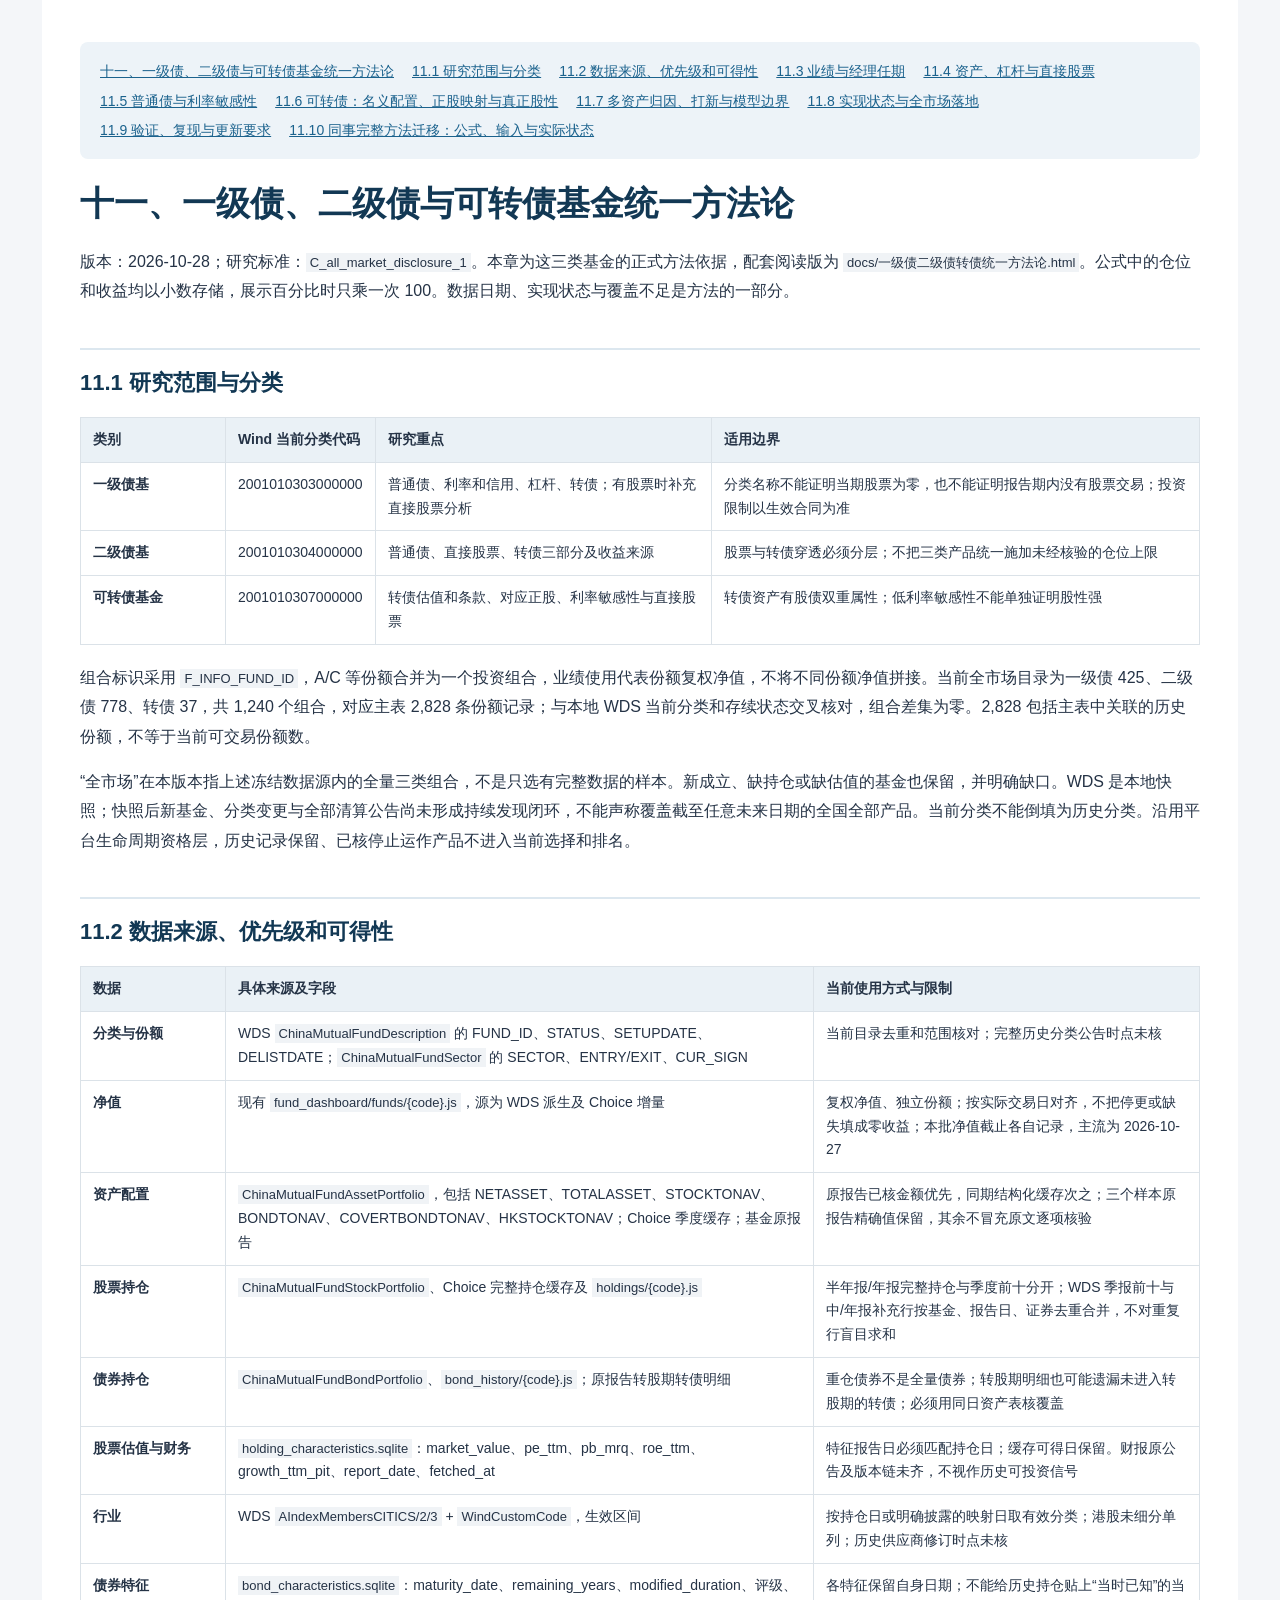
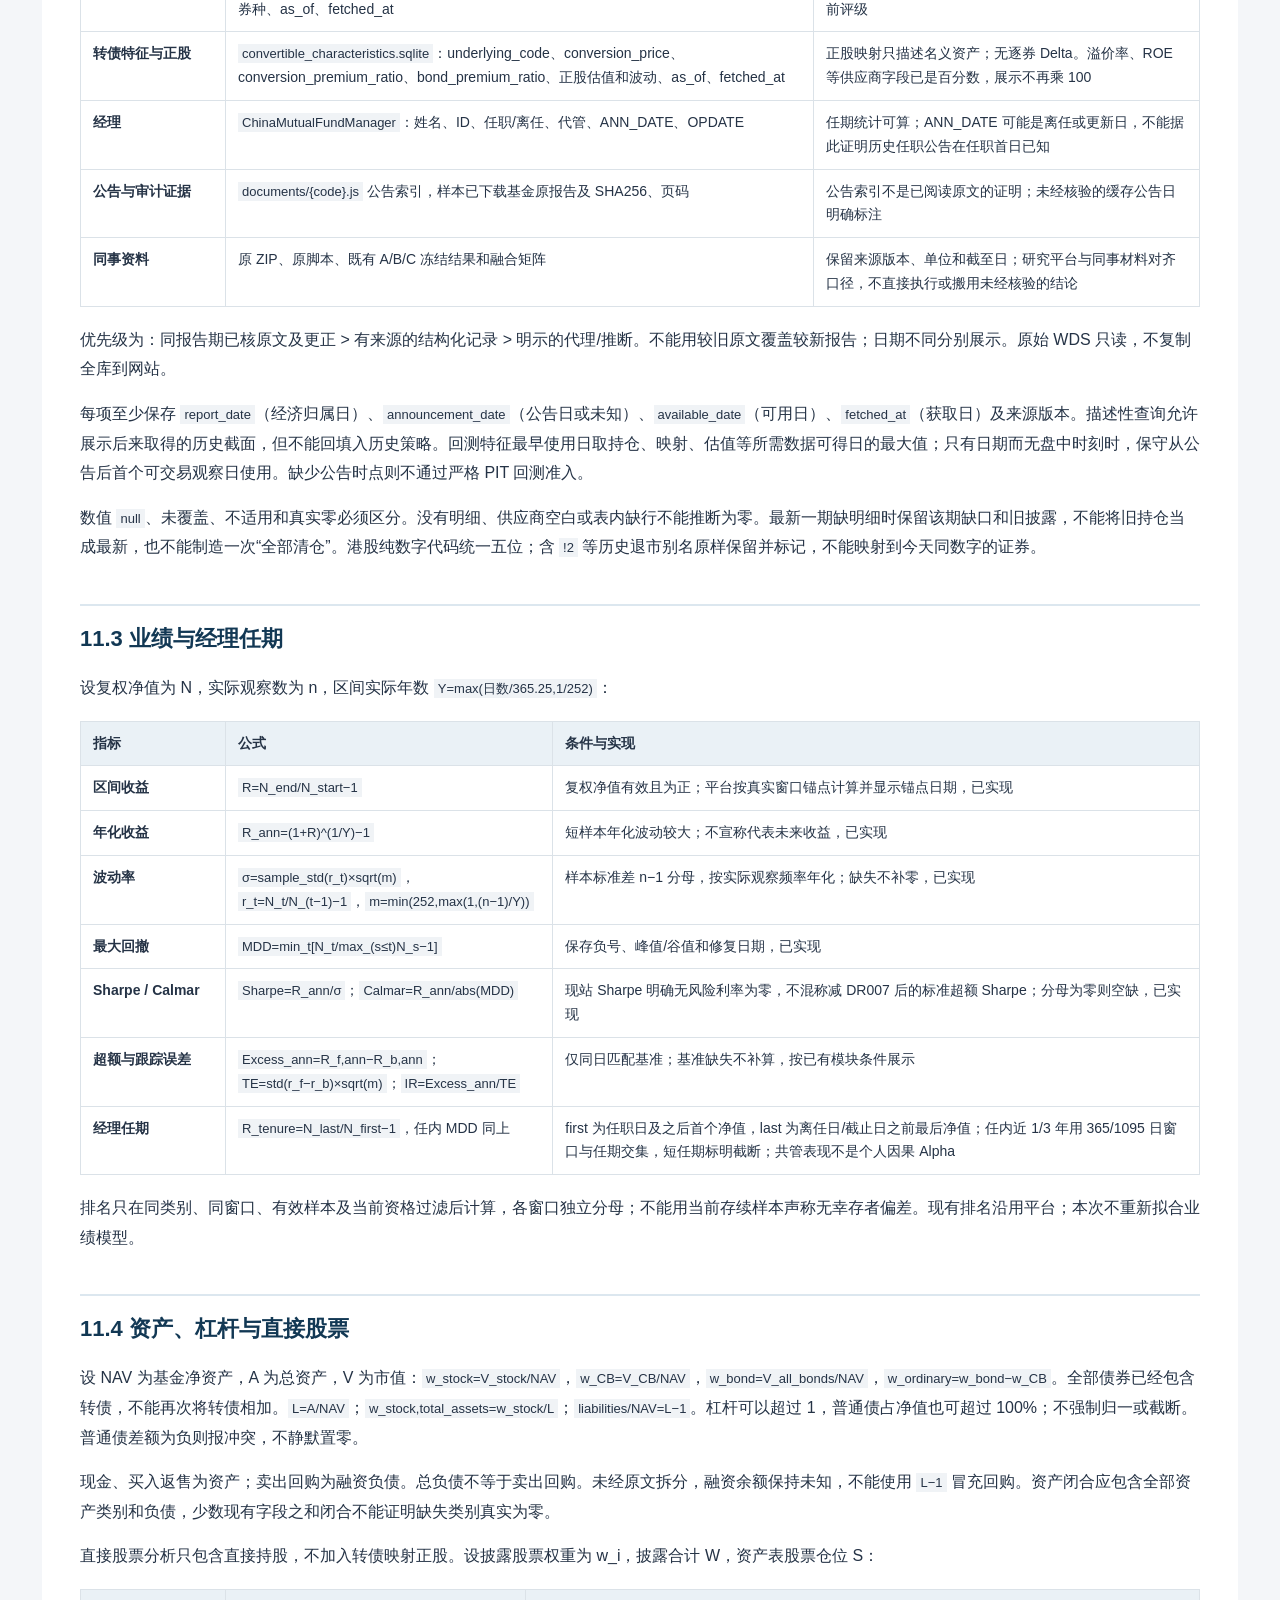
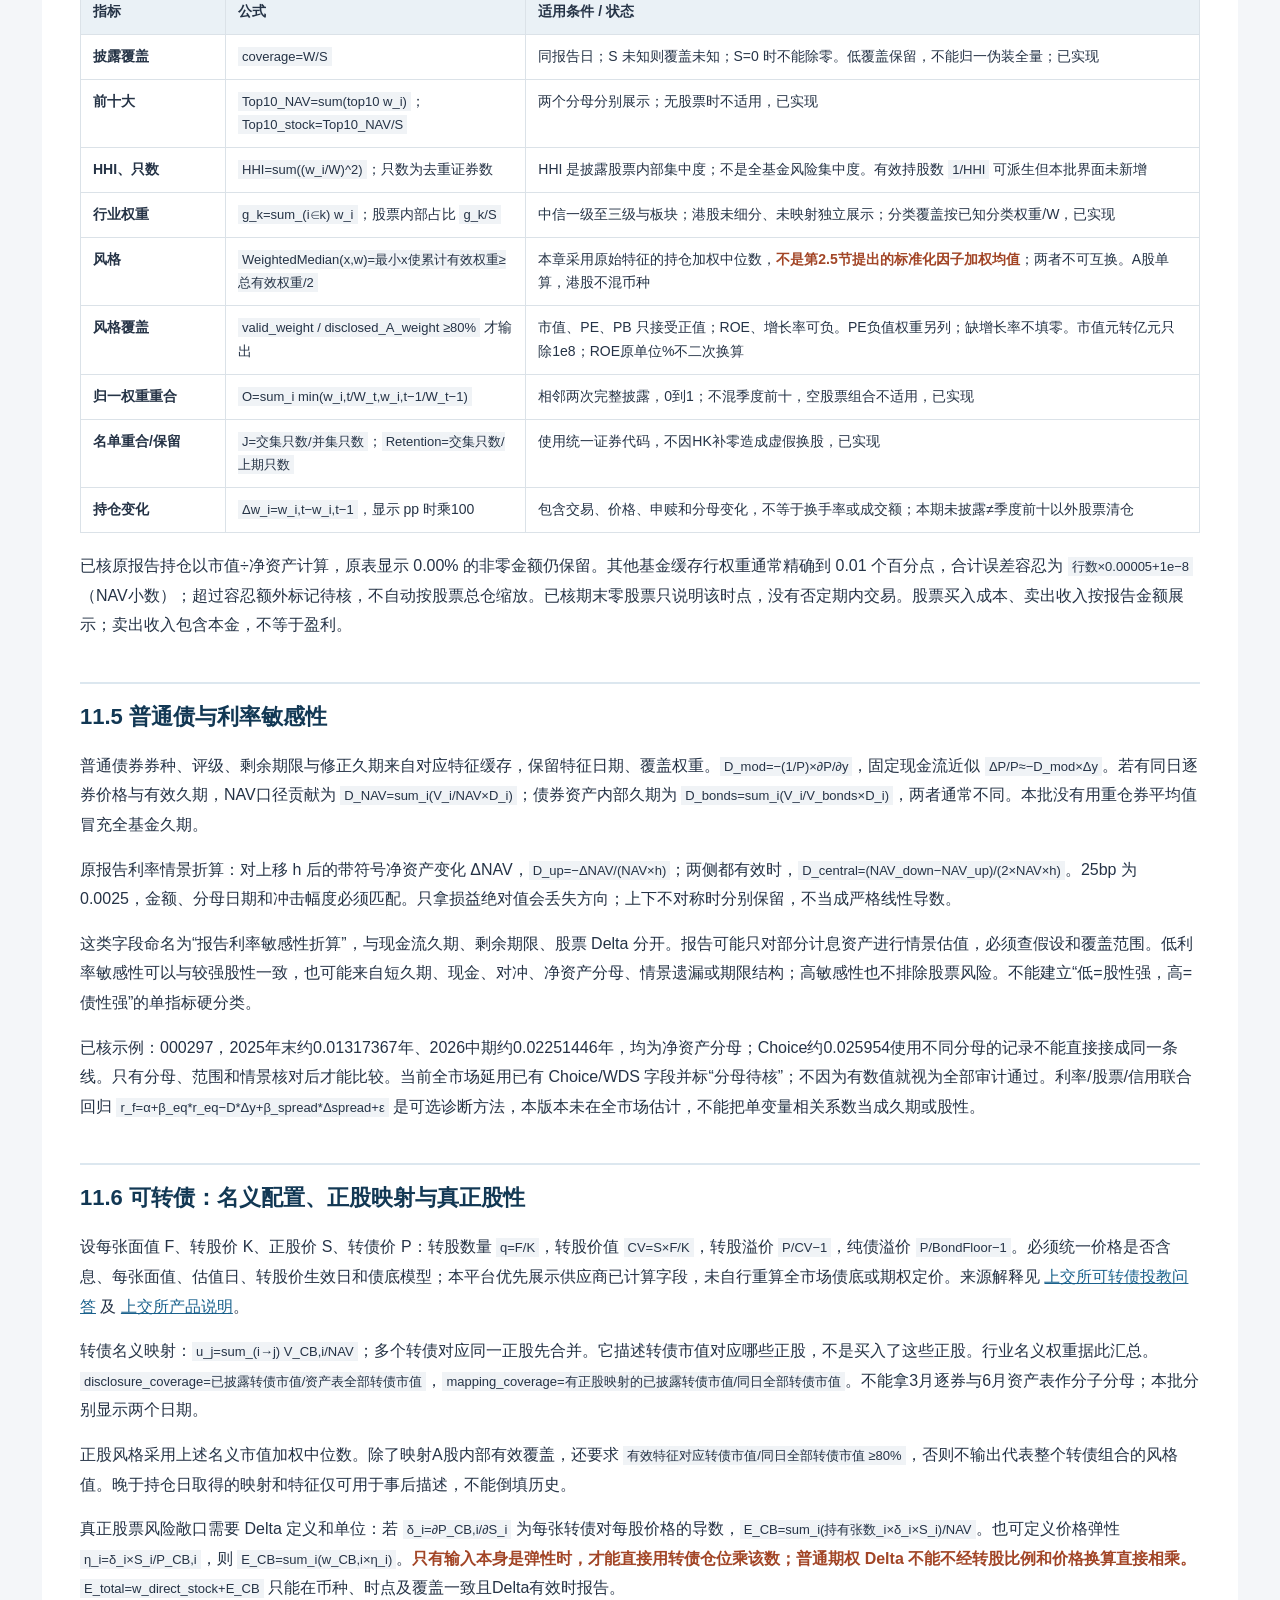
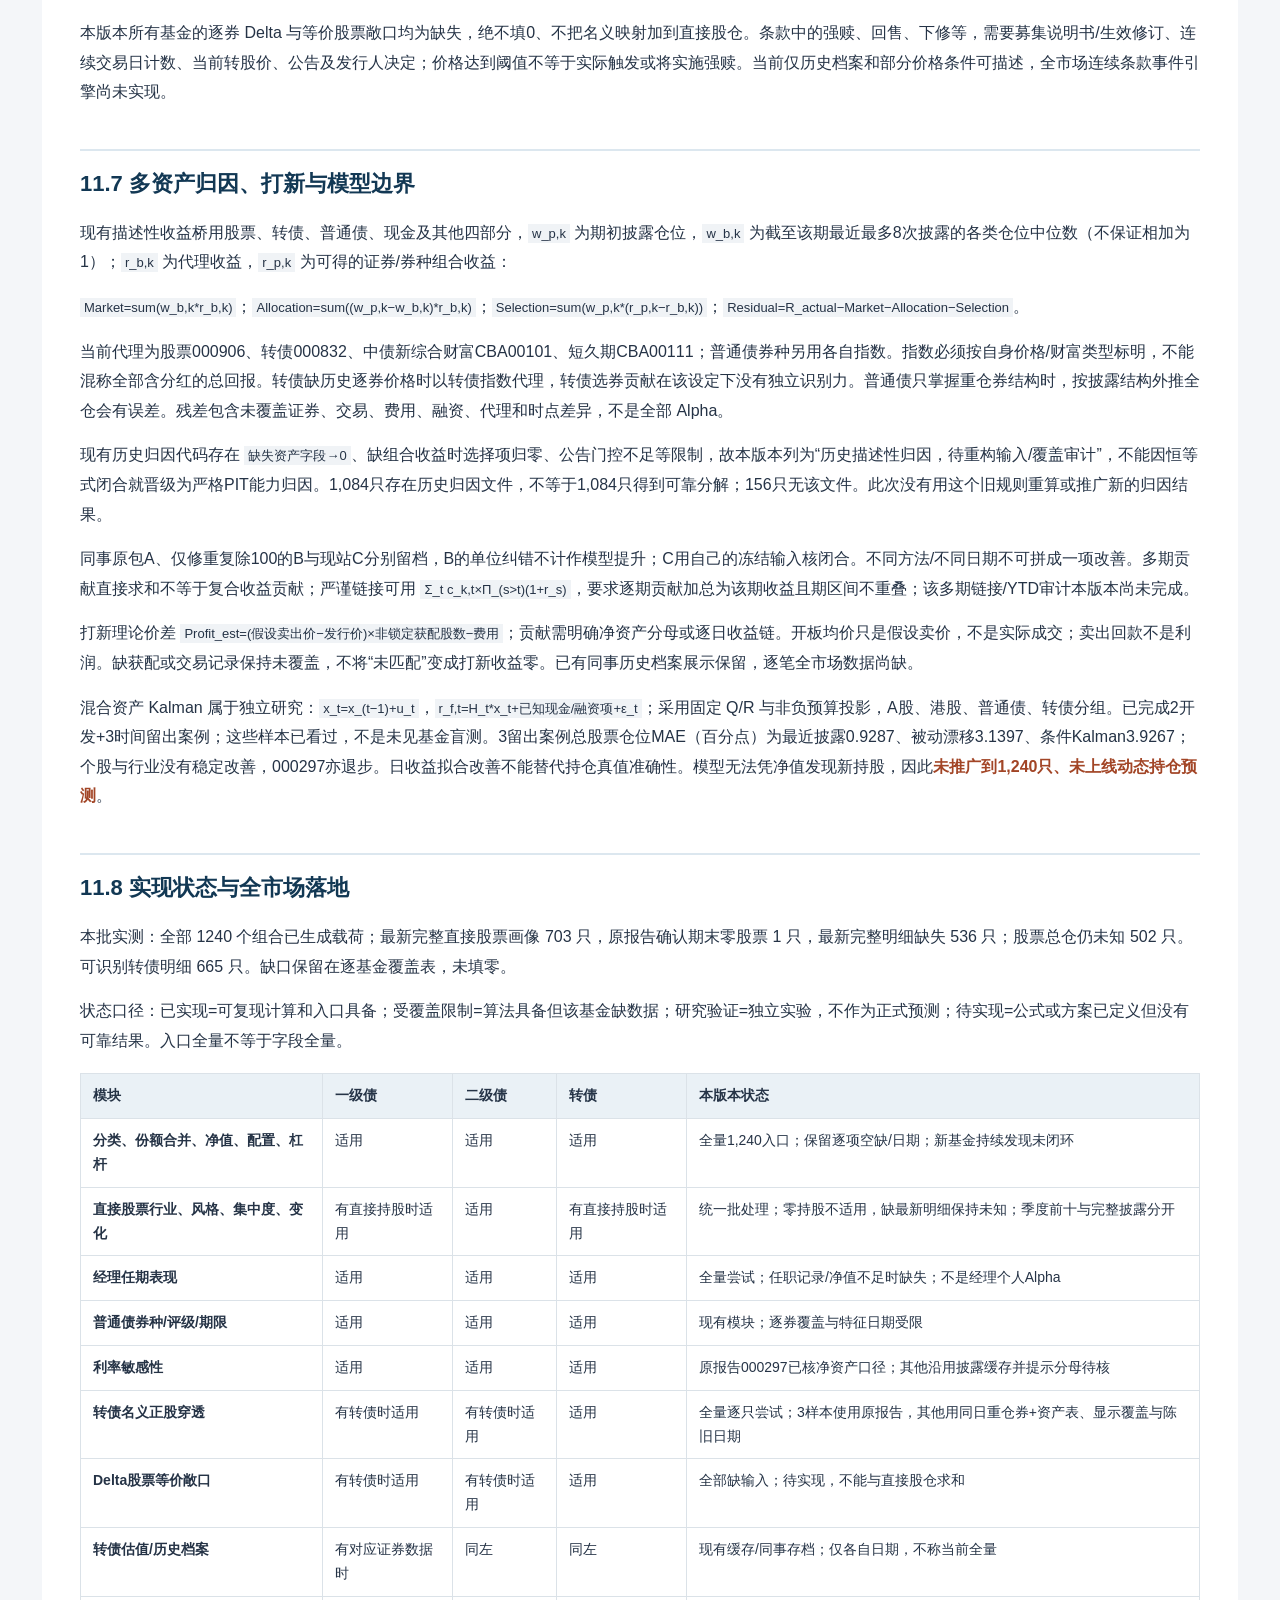
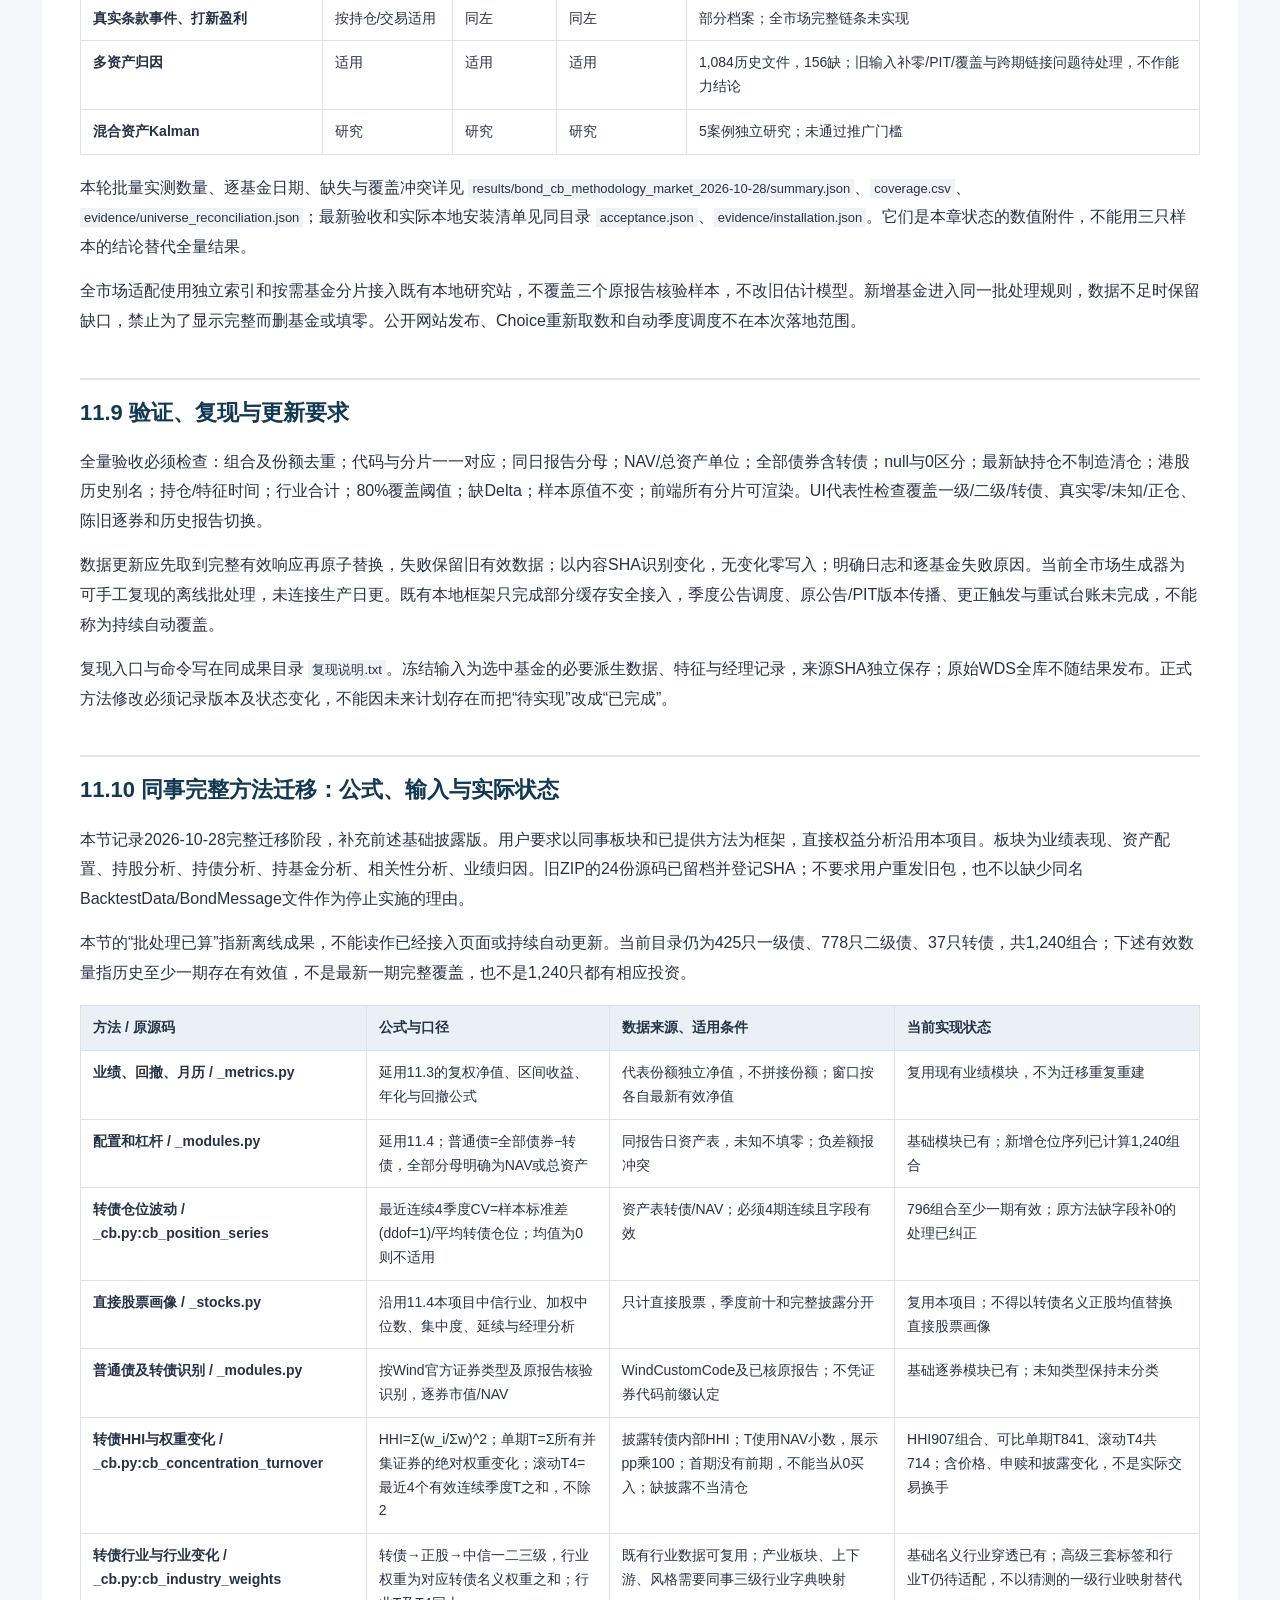
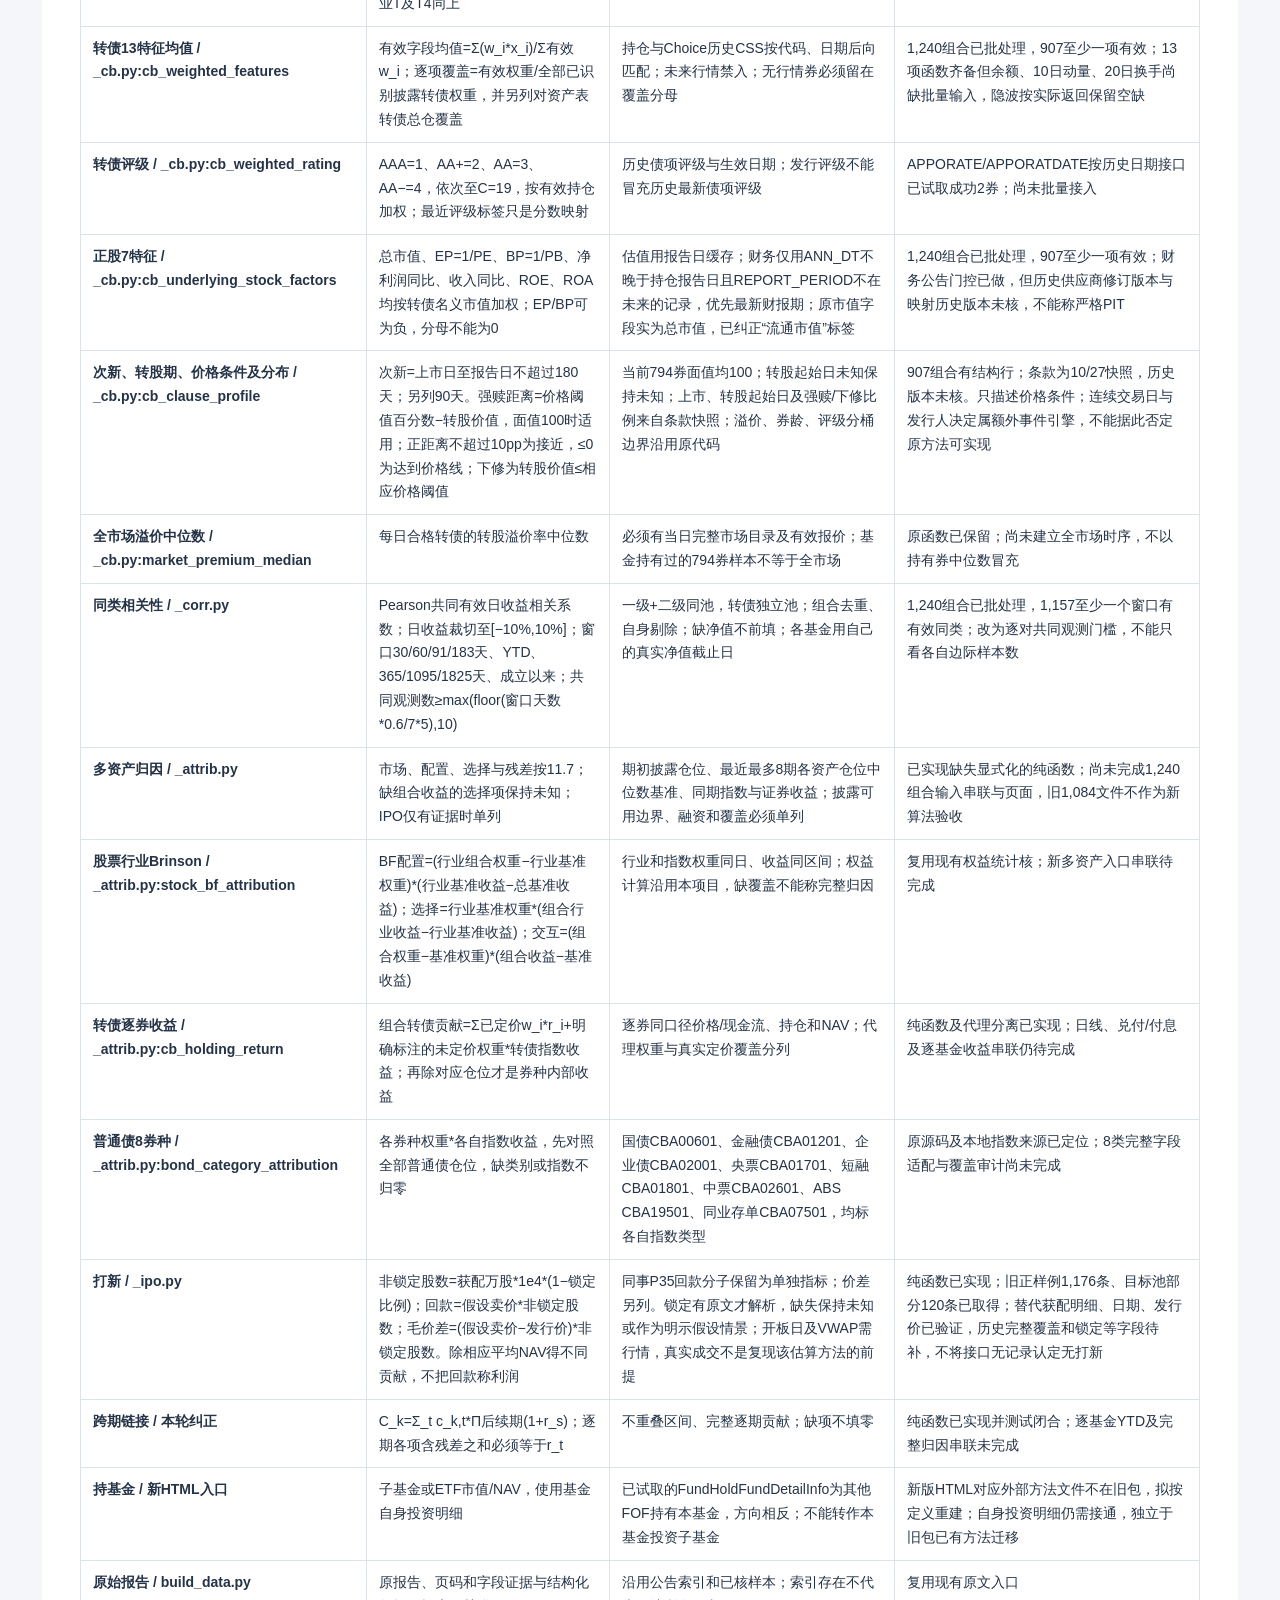
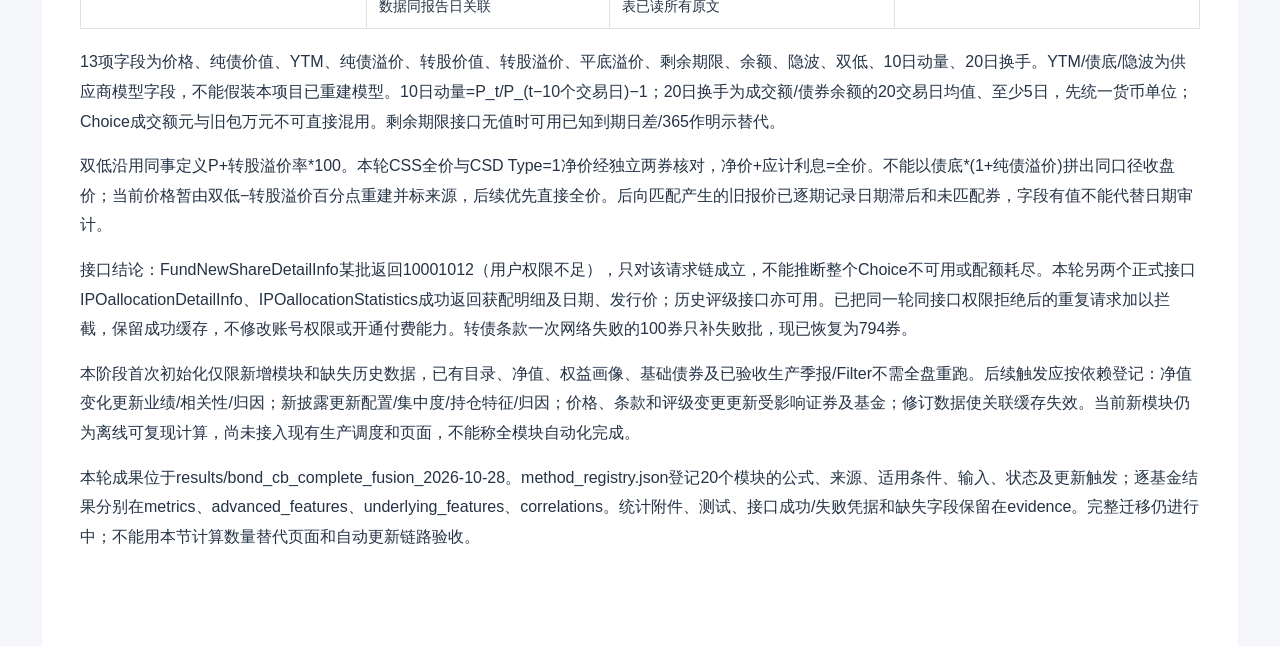
<file: bond-methodology.html>
<!doctype html><html lang="zh-CN"><meta charset="utf-8"><meta name="viewport" content="width=device-width,initial-scale=1"><title>一级债、二级债与转债统一方法论</title>
<link rel="stylesheet" href="typography.css?v=8e6069926703"><style>body{font-family:-apple-system,BlinkMacSystemFont,"PingFang SC","Microsoft YaHei",sans-serif;color:#253346;background:#f4f6f9;margin:0;line-height:1.85}main{max-width:1120px;margin:auto;padding:42px 38px 80px;background:white}h1{font-size:29px;line-height:1.4;color:#123854}h2{font-size:22px;margin-top:42px;padding-top:18px;border-top:2px solid #dce7ef;color:#123854}p{margin:15px 0}nav{background:#edf3f8;padding:14px 20px;border-radius:8px}nav a{display:inline-block;margin-right:18px;font-size:14px}a{color:#1b628d}code{font-family:ui-monospace,monospace;background:#f0f3f6;font-size:13px;padding:2px 4px;overflow-wrap:anywhere}table{width:100%;border-collapse:collapse;min-width:760px;font-size:14px;line-height:1.7}th,td{vertical-align:top;text-align:left;border:1px solid #dbe2e8;padding:10px 12px}th{background:#eaf1f6}td:first-child{min-width:120px;font-weight:600}.table-wrap{overflow-x:auto;margin:18px 0}strong{color:#a24526}@media(max-width:600px){main{padding:22px 18px}h1{font-size:24px}h2{font-size:20px}}@media print{body{background:white}main{padding:0;max-width:none}nav{display:none}table{min-width:0;font-size:10px}h2{break-after:avoid}.table-wrap{overflow:visible}}</style><main><nav><a href="#s0">十一、一级债、二级债与可转债基金统一方法论</a><a href="#s1">11.1 研究范围与分类</a><a href="#s2">11.2 数据来源、优先级和可得性</a><a href="#s3">11.3 业绩与经理任期</a><a href="#s4">11.4 资产、杠杆与直接股票</a><a href="#s5">11.5 普通债与利率敏感性</a><a href="#s6">11.6 可转债：名义配置、正股映射与真正股性</a><a href="#s7">11.7 多资产归因、打新与模型边界</a><a href="#s8">11.8 实现状态与全市场落地</a><a href="#s9">11.9 验证、复现与更新要求</a><a href="#s10">11.10 同事完整方法迁移：公式、输入与实际状态</a></nav><h1 id="s0">十一、一级债、二级债与可转债基金统一方法论</h1><p>版本：2026-10-28；研究标准：<code>C_all_market_disclosure_1</code>。本章为这三类基金的正式方法依据，配套阅读版为 <code>docs/一级债二级债转债统一方法论.html</code>。公式中的仓位和收益均以小数存储，展示百分比时只乘一次 100。数据日期、实现状态与覆盖不足是方法的一部分。</p><h2 id="s1">11.1 研究范围与分类</h2><div class="table-wrap"><table><thead><tr><th>类别</th><th>Wind 当前分类代码</th><th>研究重点</th><th>适用边界</th></tr></thead><tbody><tr><td>一级债基</td><td>2001010303000000</td><td>普通债、利率和信用、杠杆、转债；有股票时补充直接股票分析</td><td>分类名称不能证明当期股票为零，也不能证明报告期内没有股票交易；投资限制以生效合同为准</td></tr><tr><td>二级债基</td><td>2001010304000000</td><td>普通债、直接股票、转债三部分及收益来源</td><td>股票与转债穿透必须分层；不把三类产品统一施加未经核验的仓位上限</td></tr><tr><td>可转债基金</td><td>2001010307000000</td><td>转债估值和条款、对应正股、利率敏感性与直接股票</td><td>转债资产有股债双重属性；低利率敏感性不能单独证明股性强</td></tr></tbody></table></div><p>组合标识采用 <code>F_INFO_FUND_ID</code>，A/C 等份额合并为一个投资组合，业绩使用代表份额复权净值，不将不同份额净值拼接。当前全市场目录为一级债 425、二级债 778、转债 37，共 1,240 个组合，对应主表 2,828 条份额记录；与本地 WDS 当前分类和存续状态交叉核对，组合差集为零。2,828 包括主表中关联的历史份额，不等于当前可交易份额数。</p><p>“全市场”在本版本指上述冻结数据源内的全量三类组合，不是只选有完整数据的样本。新成立、缺持仓或缺估值的基金也保留，并明确缺口。WDS 是本地快照；快照后新基金、分类变更与全部清算公告尚未形成持续发现闭环，不能声称覆盖截至任意未来日期的全国全部产品。当前分类不能倒填为历史分类。沿用平台生命周期资格层，历史记录保留、已核停止运作产品不进入当前选择和排名。</p><h2 id="s2">11.2 数据来源、优先级和可得性</h2><div class="table-wrap"><table><thead><tr><th>数据</th><th>具体来源及字段</th><th>当前使用方式与限制</th></tr></thead><tbody><tr><td>分类与份额</td><td>WDS <code>ChinaMutualFundDescription</code> 的 FUND_ID、STATUS、SETUPDATE、DELISTDATE；<code>ChinaMutualFundSector</code> 的 SECTOR、ENTRY/EXIT、CUR_SIGN</td><td>当前目录去重和范围核对；完整历史分类公告时点未核</td></tr><tr><td>净值</td><td>现有 <code>fund_dashboard/funds/{code}.js</code>，源为 WDS 派生及 Choice 增量</td><td>复权净值、独立份额；按实际交易日对齐，不把停更或缺失填成零收益；本批净值截止各自记录，主流为 2026-10-27</td></tr><tr><td>资产配置</td><td><code>ChinaMutualFundAssetPortfolio</code>，包括 NETASSET、TOTALASSET、STOCKTONAV、BONDTONAV、COVERTBONDTONAV、HKSTOCKTONAV；Choice 季度缓存；基金原报告</td><td>原报告已核金额优先，同期结构化缓存次之；三个样本原报告精确值保留，其余不冒充原文逐项核验</td></tr><tr><td>股票持仓</td><td><code>ChinaMutualFundStockPortfolio</code>、Choice 完整持仓缓存及 <code>holdings/{code}.js</code></td><td>半年报/年报完整持仓与季度前十分开；WDS 季报前十与中/年报补充行按基金、报告日、证券去重合并，不对重复行盲目求和</td></tr><tr><td>债券持仓</td><td><code>ChinaMutualFundBondPortfolio</code>、<code>bond_history/{code}.js</code>；原报告转股期转债明细</td><td>重仓债券不是全量债券；转股期明细也可能遗漏未进入转股期的转债；必须用同日资产表核覆盖</td></tr><tr><td>股票估值与财务</td><td><code>holding_characteristics.sqlite</code>：market_value、pe_ttm、pb_mrq、roe_ttm、growth_ttm_pit、report_date、fetched_at</td><td>特征报告日必须匹配持仓日；缓存可得日保留。财报原公告及版本链未齐，不视作历史可投资信号</td></tr><tr><td>行业</td><td>WDS <code>AIndexMembersCITICS/2/3</code> + <code>WindCustomCode</code>，生效区间</td><td>按持仓日或明确披露的映射日取有效分类；港股未细分单列；历史供应商修订时点未核</td></tr><tr><td>债券特征</td><td><code>bond_characteristics.sqlite</code>：maturity_date、remaining_years、modified_duration、评级、券种、as_of、fetched_at</td><td>各特征保留自身日期；不能给历史持仓贴上“当时已知”的当前评级</td></tr><tr><td>转债特征与正股</td><td><code>convertible_characteristics.sqlite</code>：underlying_code、conversion_price、conversion_premium_ratio、bond_premium_ratio、正股估值和波动、as_of、fetched_at</td><td>正股映射只描述名义资产；无逐券 Delta。溢价率、ROE 等供应商字段已是百分数，展示不再乘 100</td></tr><tr><td>经理</td><td><code>ChinaMutualFundManager</code>：姓名、ID、任职/离任、代管、ANN_DATE、OPDATE</td><td>任期统计可算；ANN_DATE 可能是离任或更新日，不能据此证明历史任职公告在任职首日已知</td></tr><tr><td>公告与审计证据</td><td><code>documents/{code}.js</code> 公告索引，样本已下载基金原报告及 SHA256、页码</td><td>公告索引不是已阅读原文的证明；未经核验的缓存公告日明确标注</td></tr><tr><td>同事资料</td><td>原 ZIP、原脚本、既有 A/B/C 冻结结果和融合矩阵</td><td>保留来源版本、单位和截至日；研究平台与同事材料对齐口径，不直接执行或搬用未经核验的结论</td></tr></tbody></table></div><p>优先级为：同报告期已核原文及更正 &gt; 有来源的结构化记录 &gt; 明示的代理/推断。不能用较旧原文覆盖较新报告；日期不同分别展示。原始 WDS 只读，不复制全库到网站。</p><p>每项至少保存 <code>report_date</code>（经济归属日）、<code>announcement_date</code>（公告日或未知）、<code>available_date</code>（可用日）、<code>fetched_at</code>（获取日）及来源版本。描述性查询允许展示后来取得的历史截面，但不能回填入历史策略。回测特征最早使用日取持仓、映射、估值等所需数据可得日的最大值；只有日期而无盘中时刻时，保守从公告后首个可交易观察日使用。缺少公告时点则不通过严格 PIT 回测准入。</p><p>数值 <code>null</code>、未覆盖、不适用和真实零必须区分。没有明细、供应商空白或表内缺行不能推断为零。最新一期缺明细时保留该期缺口和旧披露，不能将旧持仓当成最新，也不能制造一次“全部清仓”。港股纯数字代码统一五位；含 <code>!2</code> 等历史退市别名原样保留并标记，不能映射到今天同数字的证券。</p><h2 id="s3">11.3 业绩与经理任期</h2><p>设复权净值为 N，实际观察数为 n，区间实际年数 <code>Y=max(日数/365.25,1/252)</code>：</p><div class="table-wrap"><table><thead><tr><th>指标</th><th>公式</th><th>条件与实现</th></tr></thead><tbody><tr><td>区间收益</td><td><code>R=N_end/N_start−1</code></td><td>复权净值有效且为正；平台按真实窗口锚点计算并显示锚点日期，已实现</td></tr><tr><td>年化收益</td><td><code>R_ann=(1+R)^(1/Y)−1</code></td><td>短样本年化波动较大；不宣称代表未来收益，已实现</td></tr><tr><td>波动率</td><td><code>σ=sample_std(r_t)×sqrt(m)</code>，<code>r_t=N_t/N_(t−1)−1</code>，<code>m=min(252,max(1,(n−1)/Y))</code></td><td>样本标准差 n−1 分母，按实际观察频率年化；缺失不补零，已实现</td></tr><tr><td>最大回撤</td><td><code>MDD=min_t[N_t/max_(s≤t)N_s−1]</code></td><td>保存负号、峰值/谷值和修复日期，已实现</td></tr><tr><td>Sharpe / Calmar</td><td><code>Sharpe=R_ann/σ</code>；<code>Calmar=R_ann/abs(MDD)</code></td><td>现站 Sharpe 明确无风险利率为零，不混称减 DR007 后的标准超额 Sharpe；分母为零则空缺，已实现</td></tr><tr><td>超额与跟踪误差</td><td><code>Excess_ann=R_f,ann−R_b,ann</code>；<code>TE=std(r_f−r_b)×sqrt(m)</code>；<code>IR=Excess_ann/TE</code></td><td>仅同日匹配基准；基准缺失不补算，按已有模块条件展示</td></tr><tr><td>经理任期</td><td><code>R_tenure=N_last/N_first−1</code>，任内 MDD 同上</td><td>first 为任职日及之后首个净值，last 为离任日/截止日之前最后净值；任内近 1/3 年用 365/1095 日窗口与任期交集，短任期标明截断；共管表现不是个人因果 Alpha</td></tr></tbody></table></div><p>排名只在同类别、同窗口、有效样本及当前资格过滤后计算，各窗口独立分母；不能用当前存续样本声称无幸存者偏差。现有排名沿用平台；本次不重新拟合业绩模型。</p><h2 id="s4">11.4 资产、杠杆与直接股票</h2><p>设 NAV 为基金净资产，A 为总资产，V 为市值：<code>w_stock=V_stock/NAV</code>，<code>w_CB=V_CB/NAV</code>，<code>w_bond=V_all_bonds/NAV</code>，<code>w_ordinary=w_bond−w_CB</code>。全部债券已经包含转债，不能再次将转债相加。<code>L=A/NAV</code>；<code>w_stock,total_assets=w_stock/L</code>；<code>liabilities/NAV=L−1</code>。杠杆可以超过 1，普通债占净值也可超过 100%；不强制归一或截断。普通债差额为负则报冲突，不静默置零。</p><p>现金、买入返售为资产；卖出回购为融资负债。总负债不等于卖出回购。未经原文拆分，融资余额保持未知，不能使用 <code>L−1</code> 冒充回购。资产闭合应包含全部资产类别和负债，少数现有字段之和闭合不能证明缺失类别真实为零。</p><p>直接股票分析只包含直接持股，不加入转债映射正股。设披露股票权重为 w_i，披露合计 W，资产表股票仓位 S：</p><div class="table-wrap"><table><thead><tr><th>指标</th><th>公式</th><th>适用条件 / 状态</th></tr></thead><tbody><tr><td>披露覆盖</td><td><code>coverage=W/S</code></td><td>同报告日；S 未知则覆盖未知；S=0 时不能除零。低覆盖保留，不能归一伪装全量；已实现</td></tr><tr><td>前十大</td><td><code>Top10_NAV=sum(top10 w_i)</code>；<code>Top10_stock=Top10_NAV/S</code></td><td>两个分母分别展示；无股票时不适用，已实现</td></tr><tr><td>HHI、只数</td><td><code>HHI=sum((w_i/W)^2)</code>；只数为去重证券数</td><td>HHI 是披露股票内部集中度；不是全基金风险集中度。有效持股数 <code>1/HHI</code> 可派生但本批界面未新增</td></tr><tr><td>行业权重</td><td><code>g_k=sum_(i∈k) w_i</code>；股票内部占比 <code>g_k/S</code></td><td>中信一级至三级与板块；港股未细分、未映射独立展示；分类覆盖按已知分类权重/W，已实现</td></tr><tr><td>风格</td><td><code>WeightedMedian(x,w)=最小x使累计有效权重≥总有效权重/2</code></td><td>本章采用原始特征的持仓加权中位数，<strong>不是第2.5节提出的标准化因子加权均值</strong>；两者不可互换。A股单算，港股不混币种</td></tr><tr><td>风格覆盖</td><td><code>valid_weight / disclosed_A_weight ≥80%</code> 才输出</td><td>市值、PE、PB 只接受正值；ROE、增长率可负。PE负值权重另列；缺增长率不填零。市值元转亿元只除1e8；ROE原单位%不二次换算</td></tr><tr><td>归一权重重合</td><td><code>O=sum_i min(w_i,t/W_t,w_i,t−1/W_t−1)</code></td><td>相邻两次完整披露，0到1；不混季度前十，空股票组合不适用，已实现</td></tr><tr><td>名单重合/保留</td><td><code>J=交集只数/并集只数</code>；<code>Retention=交集只数/上期只数</code></td><td>使用统一证券代码，不因HK补零造成虚假换股，已实现</td></tr><tr><td>持仓变化</td><td><code>Δw_i=w_i,t−w_i,t−1</code>，显示 pp 时乘100</td><td>包含交易、价格、申赎和分母变化，不等于换手率或成交额；本期未披露≠季度前十以外股票清仓</td></tr></tbody></table></div><p>已核原报告持仓以市值÷净资产计算，原表显示 0.00% 的非零金额仍保留。其他基金缓存行权重通常精确到 0.01 个百分点，合计误差容忍为 <code>行数×0.00005+1e−8</code>（NAV小数）；超过容忍额外标记待核，不自动按股票总仓缩放。已核期末零股票只说明该时点，没有否定期内交易。股票买入成本、卖出收入按报告金额展示；卖出收入包含本金，不等于盈利。</p><h2 id="s5">11.5 普通债与利率敏感性</h2><p>普通债券券种、评级、剩余期限与修正久期来自对应特征缓存，保留特征日期、覆盖权重。<code>D_mod=−(1/P)×∂P/∂y</code>，固定现金流近似 <code>ΔP/P≈−D_mod×Δy</code>。若有同日逐券价格与有效久期，NAV口径贡献为 <code>D_NAV=sum_i(V_i/NAV×D_i)</code>；债券资产内部久期为 <code>D_bonds=sum_i(V_i/V_bonds×D_i)</code>，两者通常不同。本批没有用重仓券平均值冒充全基金久期。</p><p>原报告利率情景折算：对上移 h 后的带符号净资产变化 ΔNAV，<code>D_up=−ΔNAV/(NAV×h)</code>；两侧都有效时，<code>D_central=(NAV_down−NAV_up)/(2×NAV×h)</code>。25bp 为 0.0025，金额、分母日期和冲击幅度必须匹配。只拿损益绝对值会丢失方向；上下不对称时分别保留，不当成严格线性导数。</p><p>这类字段命名为“报告利率敏感性折算”，与现金流久期、剩余期限、股票 Delta 分开。报告可能只对部分计息资产进行情景估值，必须查假设和覆盖范围。低利率敏感性可以与较强股性一致，也可能来自短久期、现金、对冲、净资产分母、情景遗漏或期限结构；高敏感性也不排除股票风险。不能建立“低=股性强，高=债性强”的单指标硬分类。</p><p>已核示例：000297，2025年末约0.01317367年、2026中期约0.02251446年，均为净资产分母；Choice约0.025954使用不同分母的记录不能直接接成同一条线。只有分母、范围和情景核对后才能比较。当前全市场延用已有 Choice/WDS 字段并标“分母待核”；不因为有数值就视为全部审计通过。利率/股票/信用联合回归 <code>r_f=α+β_eq*r_eq−D*Δy+β_spread*Δspread+ε</code> 是可选诊断方法，本版本未在全市场估计，不能把单变量相关系数当成久期或股性。</p><h2 id="s6">11.6 可转债：名义配置、正股映射与真正股性</h2><p>设每张面值 F、转股价 K、正股价 S、转债价 P：转股数量 <code>q=F/K</code>，转股价值 <code>CV=S×F/K</code>，转股溢价 <code>P/CV−1</code>，纯债溢价 <code>P/BondFloor−1</code>。必须统一价格是否含息、每张面值、估值日、转股价生效日和债底模型；本平台优先展示供应商已计算字段，未自行重算全市场债底或期权定价。来源解释见 <a href="https://edu.sse.com.cn/service/hotline/qa/c/5151728.shtml">上交所可转债投教问答</a> 及 <a href="https://bond.sse.com.cn/market/Products/convertible/">上交所产品说明</a>。</p><p>转债名义映射：<code>u_j=sum_(i→j) V_CB,i/NAV</code>；多个转债对应同一正股先合并。它描述转债市值对应哪些正股，不是买入了这些正股。行业名义权重据此汇总。<code>disclosure_coverage=已披露转债市值/资产表全部转债市值</code>，<code>mapping_coverage=有正股映射的已披露转债市值/同日全部转债市值</code>。不能拿3月逐券与6月资产表作分子分母；本批分别显示两个日期。</p><p>正股风格采用上述名义市值加权中位数。除了映射A股内部有效覆盖，还要求 <code>有效特征对应转债市值/同日全部转债市值 ≥80%</code>，否则不输出代表整个转债组合的风格值。晚于持仓日取得的映射和特征仅可用于事后描述，不能倒填历史。</p><p>真正股票风险敞口需要 Delta 定义和单位：若 <code>δ_i=∂P_CB,i/∂S_i</code> 为每张转债对每股价格的导数，<code>E_CB=sum_i(持有张数_i×δ_i×S_i)/NAV</code>。也可定义价格弹性 <code>η_i=δ_i×S_i/P_CB,i</code>，则 <code>E_CB=sum_i(w_CB,i×η_i)</code>。<strong>只有输入本身是弹性时，才能直接用转债仓位乘该数；普通期权 Delta 不能不经转股比例和价格换算直接相乘。</strong> <code>E_total=w_direct_stock+E_CB</code> 只能在币种、时点及覆盖一致且Delta有效时报告。</p><p>本版本所有基金的逐券 Delta 与等价股票敞口均为缺失，绝不填0、不把名义映射加到直接股仓。条款中的强赎、回售、下修等，需要募集说明书/生效修订、连续交易日计数、当前转股价、公告及发行人决定；价格达到阈值不等于实际触发或将实施强赎。当前仅历史档案和部分价格条件可描述，全市场连续条款事件引擎尚未实现。</p><h2 id="s7">11.7 多资产归因、打新与模型边界</h2><p>现有描述性收益桥用股票、转债、普通债、现金及其他四部分，<code>w_p,k</code> 为期初披露仓位，<code>w_b,k</code> 为截至该期最近最多8次披露的各类仓位中位数（不保证相加为1）；<code>r_b,k</code> 为代理收益，<code>r_p,k</code> 为可得的证券/券种组合收益：</p><p><code>Market=sum(w_b,k*r_b,k)</code>；<code>Allocation=sum((w_p,k−w_b,k)*r_b,k)</code>；<code>Selection=sum(w_p,k*(r_p,k−r_b,k))</code>；<code>Residual=R_actual−Market−Allocation−Selection</code>。</p><p>当前代理为股票000906、转债000832、中债新综合财富CBA00101、短久期CBA00111；普通债券种另用各自指数。指数必须按自身价格/财富类型标明，不能混称全部含分红的总回报。转债缺历史逐券价格时以转债指数代理，转债选券贡献在该设定下没有独立识别力。普通债只掌握重仓券结构时，按披露结构外推全仓会有误差。残差包含未覆盖证券、交易、费用、融资、代理和时点差异，不是全部 Alpha。</p><p>现有历史归因代码存在 <code>缺失资产字段→0</code>、缺组合收益时选择项归零、公告门控不足等限制，故本版本列为“历史描述性归因，待重构输入/覆盖审计”，不能因恒等式闭合就晋级为严格PIT能力归因。1,084只存在历史归因文件，不等于1,084只得到可靠分解；156只无该文件。此次没有用这个旧规则重算或推广新的归因结果。</p><p>同事原包A、仅修重复除100的B与现站C分别留档，B的单位纠错不计作模型提升；C用自己的冻结输入核闭合。不同方法/不同日期不可拼成一项改善。多期贡献直接求和不等于复合收益贡献；严谨链接可用 <code>Σ_t c_k,t×Π_(s&gt;t)(1+r_s)</code>，要求逐期贡献加总为该期收益且期区间不重叠；该多期链接/YTD审计本版本尚未完成。</p><p>打新理论价差 <code>Profit_est=(假设卖出价−发行价)×非锁定获配股数−费用</code>；贡献需明确净资产分母或逐日收益链。开板均价只是假设卖价，不是实际成交；卖出回款不是利润。缺获配或交易记录保持未覆盖，不将“未匹配”变成打新收益零。已有同事历史档案展示保留，逐笔全市场数据尚缺。</p><p>混合资产 Kalman 属于独立研究：<code>x_t=x_(t−1)+u_t</code>，<code>r_f,t=H_t*x_t+已知现金/融资项+ε_t</code>；采用固定 Q/R 与非负预算投影，A股、港股、普通债、转债分组。已完成2开发+3时间留出案例；这些样本已看过，不是未见基金盲测。3留出案例总股票仓位MAE（百分点）为最近披露0.9287、被动漂移3.1397、条件Kalman3.9267；个股与行业没有稳定改善，000297亦退步。日收益拟合改善不能替代持仓真值准确性。模型无法凭净值发现新持股，因此<strong>未推广到1,240只、未上线动态持仓预测</strong>。</p><h2 id="s8">11.8 实现状态与全市场落地</h2><p>本批实测：全部 1240 个组合已生成载荷；最新完整直接股票画像 703 只，原报告确认期末零股票 1 只，最新完整明细缺失 536 只；股票总仓仍未知 502 只。可识别转债明细 665 只。缺口保留在逐基金覆盖表，未填零。</p><p>状态口径：已实现=可复现计算和入口具备；受覆盖限制=算法具备但该基金缺数据；研究验证=独立实验，不作为正式预测；待实现=公式或方案已定义但没有可靠结果。入口全量不等于字段全量。</p><div class="table-wrap"><table><thead><tr><th>模块</th><th>一级债</th><th>二级债</th><th>转债</th><th>本版本状态</th></tr></thead><tbody><tr><td>分类、份额合并、净值、配置、杠杆</td><td>适用</td><td>适用</td><td>适用</td><td>全量1,240入口；保留逐项空缺/日期；新基金持续发现未闭环</td></tr><tr><td>直接股票行业、风格、集中度、变化</td><td>有直接持股时适用</td><td>适用</td><td>有直接持股时适用</td><td>统一批处理；零持股不适用，缺最新明细保持未知；季度前十与完整披露分开</td></tr><tr><td>经理任期表现</td><td>适用</td><td>适用</td><td>适用</td><td>全量尝试；任职记录/净值不足时缺失；不是经理个人Alpha</td></tr><tr><td>普通债券种/评级/期限</td><td>适用</td><td>适用</td><td>适用</td><td>现有模块；逐券覆盖与特征日期受限</td></tr><tr><td>利率敏感性</td><td>适用</td><td>适用</td><td>适用</td><td>原报告000297已核净资产口径；其他沿用披露缓存并提示分母待核</td></tr><tr><td>转债名义正股穿透</td><td>有转债时适用</td><td>有转债时适用</td><td>适用</td><td>全量逐只尝试；3样本使用原报告，其他用同日重仓券+资产表、显示覆盖与陈旧日期</td></tr><tr><td>Delta股票等价敞口</td><td>有转债时适用</td><td>有转债时适用</td><td>适用</td><td>全部缺输入；待实现，不能与直接股仓求和</td></tr><tr><td>转债估值/历史档案</td><td>有对应证券数据时</td><td>同左</td><td>同左</td><td>现有缓存/同事存档；仅各自日期，不称当前全量</td></tr><tr><td>真实条款事件、打新盈利</td><td>按持仓/交易适用</td><td>同左</td><td>同左</td><td>部分档案；全市场完整链条未实现</td></tr><tr><td>多资产归因</td><td>适用</td><td>适用</td><td>适用</td><td>1,084历史文件，156缺；旧输入补零/PIT/覆盖与跨期链接问题待处理，不作能力结论</td></tr><tr><td>混合资产Kalman</td><td>研究</td><td>研究</td><td>研究</td><td>5案例独立研究；未通过推广门槛</td></tr></tbody></table></div><p>本轮批量实测数量、逐基金日期、缺失与覆盖冲突详见 <code>results/bond_cb_methodology_market_2026-10-28/summary.json</code>、<code>coverage.csv</code>、<code>evidence/universe_reconciliation.json</code>；最新验收和实际本地安装清单见同目录 <code>acceptance.json</code>、<code>evidence/installation.json</code>。它们是本章状态的数值附件，不能用三只样本的结论替代全量结果。</p><p>全市场适配使用独立索引和按需基金分片接入既有本地研究站，不覆盖三个原报告核验样本，不改旧估计模型。新增基金进入同一批处理规则，数据不足时保留缺口，禁止为了显示完整而删基金或填零。公开网站发布、Choice重新取数和自动季度调度不在本次落地范围。</p><h2 id="s9">11.9 验证、复现与更新要求</h2><p>全量验收必须检查：组合及份额去重；代码与分片一一对应；同日报告分母；NAV/总资产单位；全部债券含转债；null与0区分；最新缺持仓不制造清仓；港股历史别名；持仓/特征时间；行业合计；80%覆盖阈值；缺Delta；样本原值不变；前端所有分片可渲染。UI代表性检查覆盖一级/二级/转债、真实零/未知/正仓、陈旧逐券和历史报告切换。</p><p>数据更新应先取到完整有效响应再原子替换，失败保留旧有效数据；以内容SHA识别变化，无变化零写入；明确日志和逐基金失败原因。当前全市场生成器为可手工复现的离线批处理，未连接生产日更。既有本地框架只完成部分缓存安全接入，季度公告调度、原公告/PIT版本传播、更正触发与重试台账未完成，不能称为持续自动覆盖。</p><p>复现入口与命令写在同成果目录 <code>复现说明.txt</code>。冻结输入为选中基金的必要派生数据、特征与经理记录，来源SHA独立保存；原始WDS全库不随结果发布。正式方法修改必须记录版本及状态变化，不能因未来计划存在而把“待实现”改成“已完成”。</p><h2 id="s10">11.10 同事完整方法迁移：公式、输入与实际状态</h2><p>本节记录2026-10-28完整迁移阶段，补充前述基础披露版。用户要求以同事板块和已提供方法为框架，直接权益分析沿用本项目。板块为业绩表现、资产配置、持股分析、持债分析、持基金分析、相关性分析、业绩归因。旧ZIP的24份源码已留档并登记SHA；不要求用户重发旧包，也不以缺少同名BacktestData/BondMessage文件作为停止实施的理由。</p><p>本节的“批处理已算”指新离线成果，不能读作已经接入页面或持续自动更新。当前目录仍为425只一级债、778只二级债、37只转债，共1,240组合；下述有效数量指历史至少一期存在有效值，不是最新一期完整覆盖，也不是1,240只都有相应投资。</p><div class="table-wrap"><table><thead><tr><th>方法 / 原源码</th><th>公式与口径</th><th>数据来源、适用条件</th><th>当前实现状态</th></tr></thead><tbody><tr><td>业绩、回撤、月历 / _metrics.py</td><td>延用11.3的复权净值、区间收益、年化与回撤公式</td><td>代表份额独立净值，不拼接份额；窗口按各自最新有效净值</td><td>复用现有业绩模块，不为迁移重复重建</td></tr><tr><td>配置和杠杆 / _modules.py</td><td>延用11.4；普通债=全部债券−转债，全部分母明确为NAV或总资产</td><td>同报告日资产表，未知不填零；负差额报冲突</td><td>基础模块已有；新增仓位序列已计算1,240组合</td></tr><tr><td>转债仓位波动 / _cb.py:cb_position_series</td><td>最近连续4季度CV=样本标准差(ddof=1)/平均转债仓位；均值为0则不适用</td><td>资产表转债/NAV；必须4期连续且字段有效</td><td>796组合至少一期有效；原方法缺字段补0的处理已纠正</td></tr><tr><td>直接股票画像 / _stocks.py</td><td>沿用11.4本项目中信行业、加权中位数、集中度、延续与经理分析</td><td>只计直接股票，季度前十和完整披露分开</td><td>复用本项目；不得以转债名义正股均值替换直接股票画像</td></tr><tr><td>普通债及转债识别 / _modules.py</td><td>按Wind官方证券类型及原报告核验识别，逐券市值/NAV</td><td>WindCustomCode及已核原报告；不凭证券代码前缀认定</td><td>基础逐券模块已有；未知类型保持未分类</td></tr><tr><td>转债HHI与权重变化 / _cb.py:cb_concentration_turnover</td><td>HHI=Σ(w_i/Σw)^2；单期T=Σ所有并集证券的绝对权重变化；滚动T4=最近4个有效连续季度T之和，不除2</td><td>披露转债内部HHI；T使用NAV小数，展示pp乘100；首期没有前期，不能当从0买入；缺披露不当清仓</td><td>HHI907组合、可比单期T841、滚动T4共714；含价格、申赎和披露变化，不是实际交易换手</td></tr><tr><td>转债行业与行业变化 / _cb.py:cb_industry_weights</td><td>转债→正股→中信一二三级，行业权重为对应转债名义权重之和；行业T及T4同上</td><td>既有行业数据可复用；产业板块、上下游、风格需要同事三级行业字典映射</td><td>基础名义行业穿透已有；高级三套标签和行业T仍待适配，不以猜测的一级行业映射替代</td></tr><tr><td>转债13特征均值 / _cb.py:cb_weighted_features</td><td>有效字段均值=Σ(w_i*x_i)/Σ有效w_i；逐项覆盖=有效权重/全部已识别披露转债权重，并另列对资产表转债总仓覆盖</td><td>持仓与Choice历史CSS按代码、日期后向匹配；未来行情禁入；无行情券必须留在覆盖分母</td><td>1,240组合已批处理，907至少一项有效；13项函数齐备但余额、10日动量、20日换手尚缺批量输入，隐波按实际返回保留空缺</td></tr><tr><td>转债评级 / _cb.py:cb_weighted_rating</td><td>AAA=1、AA+=2、AA=3、AA−=4，依次至C=19，按有效持仓加权；最近评级标签只是分数映射</td><td>历史债项评级与生效日期；发行评级不能冒充历史最新债项评级</td><td>APPORATE/APPORATDATE按历史日期接口已试取成功2券；尚未批量接入</td></tr><tr><td>正股7特征 / _cb.py:cb_underlying_stock_factors</td><td>总市值、EP=1/PE、BP=1/PB、净利润同比、收入同比、ROE、ROA均按转债名义市值加权；EP/BP可为负，分母不能为0</td><td>估值用报告日缓存；财务仅用ANN_DT不晚于持仓报告日且REPORT_PERIOD不在未来的记录，优先最新财报期；原市值字段实为总市值，已纠正“流通市值”标签</td><td>1,240组合已批处理，907至少一项有效；财务公告门控已做，但历史供应商修订版本与映射历史版本未核，不能称严格PIT</td></tr><tr><td>次新、转股期、价格条件及分布 / _cb.py:cb_clause_profile</td><td>次新=上市日至报告日不超过180天；另列90天。强赎距离=价格阈值百分数−转股价值，面值100时适用；正距离不超过10pp为接近，≤0为达到价格线；下修为转股价值≤相应价格阈值</td><td>当前794券面值均100；转股起始日未知保持未知；上市、转股起始日及强赎/下修比例来自条款快照；溢价、券龄、评级分桶边界沿用原代码</td><td>907组合有结构行；条款为10/27快照，历史版本未核。只描述价格条件；连续交易日与发行人决定属额外事件引擎，不能据此否定原方法可实现</td></tr><tr><td>全市场溢价中位数 / _cb.py:market_premium_median</td><td>每日合格转债的转股溢价率中位数</td><td>必须有当日完整市场目录及有效报价；基金持有过的794券样本不等于全市场</td><td>原函数已保留；尚未建立全市场时序，不以持有券中位数冒充</td></tr><tr><td>同类相关性 / _corr.py</td><td>Pearson共同有效日收益相关系数；日收益裁切至[−10%,10%]；窗口30/60/91/183天、YTD、365/1095/1825天、成立以来；共同观测数≥max(floor(窗口天数*0.6/7*5),10)</td><td>一级+二级同池，转债独立池；组合去重、自身剔除；缺净值不前填；各基金用自己的真实净值截止日</td><td>1,240组合已批处理，1,157至少一个窗口有有效同类；改为逐对共同观测门槛，不能只看各自边际样本数</td></tr><tr><td>多资产归因 / _attrib.py</td><td>市场、配置、选择与残差按11.7；缺组合收益的选择项保持未知；IPO仅有证据时单列</td><td>期初披露仓位、最近最多8期各资产仓位中位数基准、同期指数与证券收益；披露可用边界、融资和覆盖必须单列</td><td>已实现缺失显式化的纯函数；尚未完成1,240组合输入串联与页面，旧1,084文件不作为新算法验收</td></tr><tr><td>股票行业Brinson / _attrib.py:stock_bf_attribution</td><td>BF配置=(行业组合权重−行业基准权重)*(行业基准收益−总基准收益)；选择=行业基准权重*(组合行业收益−行业基准收益)；交互=(组合权重−基准权重)*(组合收益−基准收益)</td><td>行业和指数权重同日、收益同区间；权益计算沿用本项目，缺覆盖不能称完整归因</td><td>复用现有权益统计核；新多资产入口串联待完成</td></tr><tr><td>转债逐券收益 / _attrib.py:cb_holding_return</td><td>组合转债贡献=Σ已定价w_i*r_i+明确标注的未定价权重*转债指数收益；再除对应仓位才是券种内部收益</td><td>逐券同口径价格/现金流、持仓和NAV；代理权重与真实定价覆盖分列</td><td>纯函数及代理分离已实现；日线、兑付/付息及逐基金收益串联仍待完成</td></tr><tr><td>普通债8券种 / _attrib.py:bond_category_attribution</td><td>各券种权重*各自指数收益，先对照全部普通债仓位，缺类别或指数不归零</td><td>国债CBA00601、金融债CBA01201、企业债CBA02001、央票CBA01701、短融CBA01801、中票CBA02601、ABS CBA19501、同业存单CBA07501，均标各自指数类型</td><td>原源码及本地指数来源已定位；8类完整字段适配与覆盖审计尚未完成</td></tr><tr><td>打新 / _ipo.py</td><td>非锁定股数=获配万股*1e4*(1−锁定比例)；回款=假设卖价*非锁定股数；毛价差=(假设卖价−发行价)*非锁定股数。除相应平均NAV得不同贡献，不把回款称利润</td><td>同事P35回款分子保留为单独指标；价差另列。锁定有原文才解析，缺失保持未知或作为明示假设情景；开板日及VWAP需行情，真实成交不是复现该估算方法的前提</td><td>纯函数已实现；旧正样例1,176条、目标池部分120条已取得；替代获配明细、日期、发行价已验证，历史完整覆盖和锁定等字段待补，不将接口无记录认定无打新</td></tr><tr><td>跨期链接 / 本轮纠正</td><td>C_k=Σ_t c_k,t*Π后续期(1+r_s)；逐期各项含残差之和必须等于r_t</td><td>不重叠区间、完整逐期贡献；缺项不填零</td><td>纯函数已实现并测试闭合；逐基金YTD及完整归因串联未完成</td></tr><tr><td>持基金 / 新HTML入口</td><td>子基金或ETF市值/NAV，使用基金自身投资明细</td><td>已试取的FundHoldFundDetailInfo为其他FOF持有本基金，方向相反；不能转作本基金投资子基金</td><td>新版HTML对应外部方法文件不在旧包，拟按定义重建；自身投资明细仍需接通，独立于旧包已有方法迁移</td></tr><tr><td>原始报告 / build_data.py</td><td>原报告、页码和字段证据与结构化数据同报告日关联</td><td>沿用公告索引和已核样本；索引存在不代表已读所有原文</td><td>复用现有原文入口</td></tr></tbody></table></div><p>13项字段为价格、纯债价值、YTM、纯债溢价、转股价值、转股溢价、平底溢价、剩余期限、余额、隐波、双低、10日动量、20日换手。YTM/债底/隐波为供应商模型字段，不能假装本项目已重建模型。10日动量=P_t/P_(t−10个交易日)−1；20日换手为成交额/债券余额的20交易日均值、至少5日，先统一货币单位；Choice成交额元与旧包万元不可直接混用。剩余期限接口无值时可用已知到期日差/365作明示替代。</p><p>双低沿用同事定义P+转股溢价率*100。本轮CSS全价与CSD Type=1净价经独立两券核对，净价+应计利息=全价。不能以债底*(1+纯债溢价)拼出同口径收盘价；当前价格暂由双低−转股溢价百分点重建并标来源，后续优先直接全价。后向匹配产生的旧报价已逐期记录日期滞后和未匹配券，字段有值不能代替日期审计。</p><p>接口结论：FundNewShareDetailInfo某批返回10001012（用户权限不足），只对该请求链成立，不能推断整个Choice不可用或配额耗尽。本轮另两个正式接口IPOallocationDetailInfo、IPOallocationStatistics成功返回获配明细及日期、发行价；历史评级接口亦可用。已把同一轮同接口权限拒绝后的重复请求加以拦截，保留成功缓存，不修改账号权限或开通付费能力。转债条款一次网络失败的100券只补失败批，现已恢复为794券。</p><p>本阶段首次初始化仅限新增模块和缺失历史数据，已有目录、净值、权益画像、基础债券及已验收生产季报/Filter不需全盘重跑。后续触发应按依赖登记：净值变化更新业绩/相关性/归因；新披露更新配置/集中度/持仓特征/归因；价格、条款和评级变更更新受影响证券及基金；修订数据使关联缓存失效。当前新模块仍为离线可复现计算，尚未接入现有生产调度和页面，不能称全模块自动化完成。</p><p>本轮成果位于results/bond_cb_complete_fusion_2026-10-28。method_registry.json登记20个模块的公式、来源、适用条件、输入、状态及更新触发；逐基金结果分别在metrics、advanced_features、underlying_features、correlations。统计附件、测试、接口成功/失败凭据和缺失字段保留在evidence。完整迁移仍进行中；不能用本节计算数量替代页面和自动更新链路验收。</p></main></html>
</file>
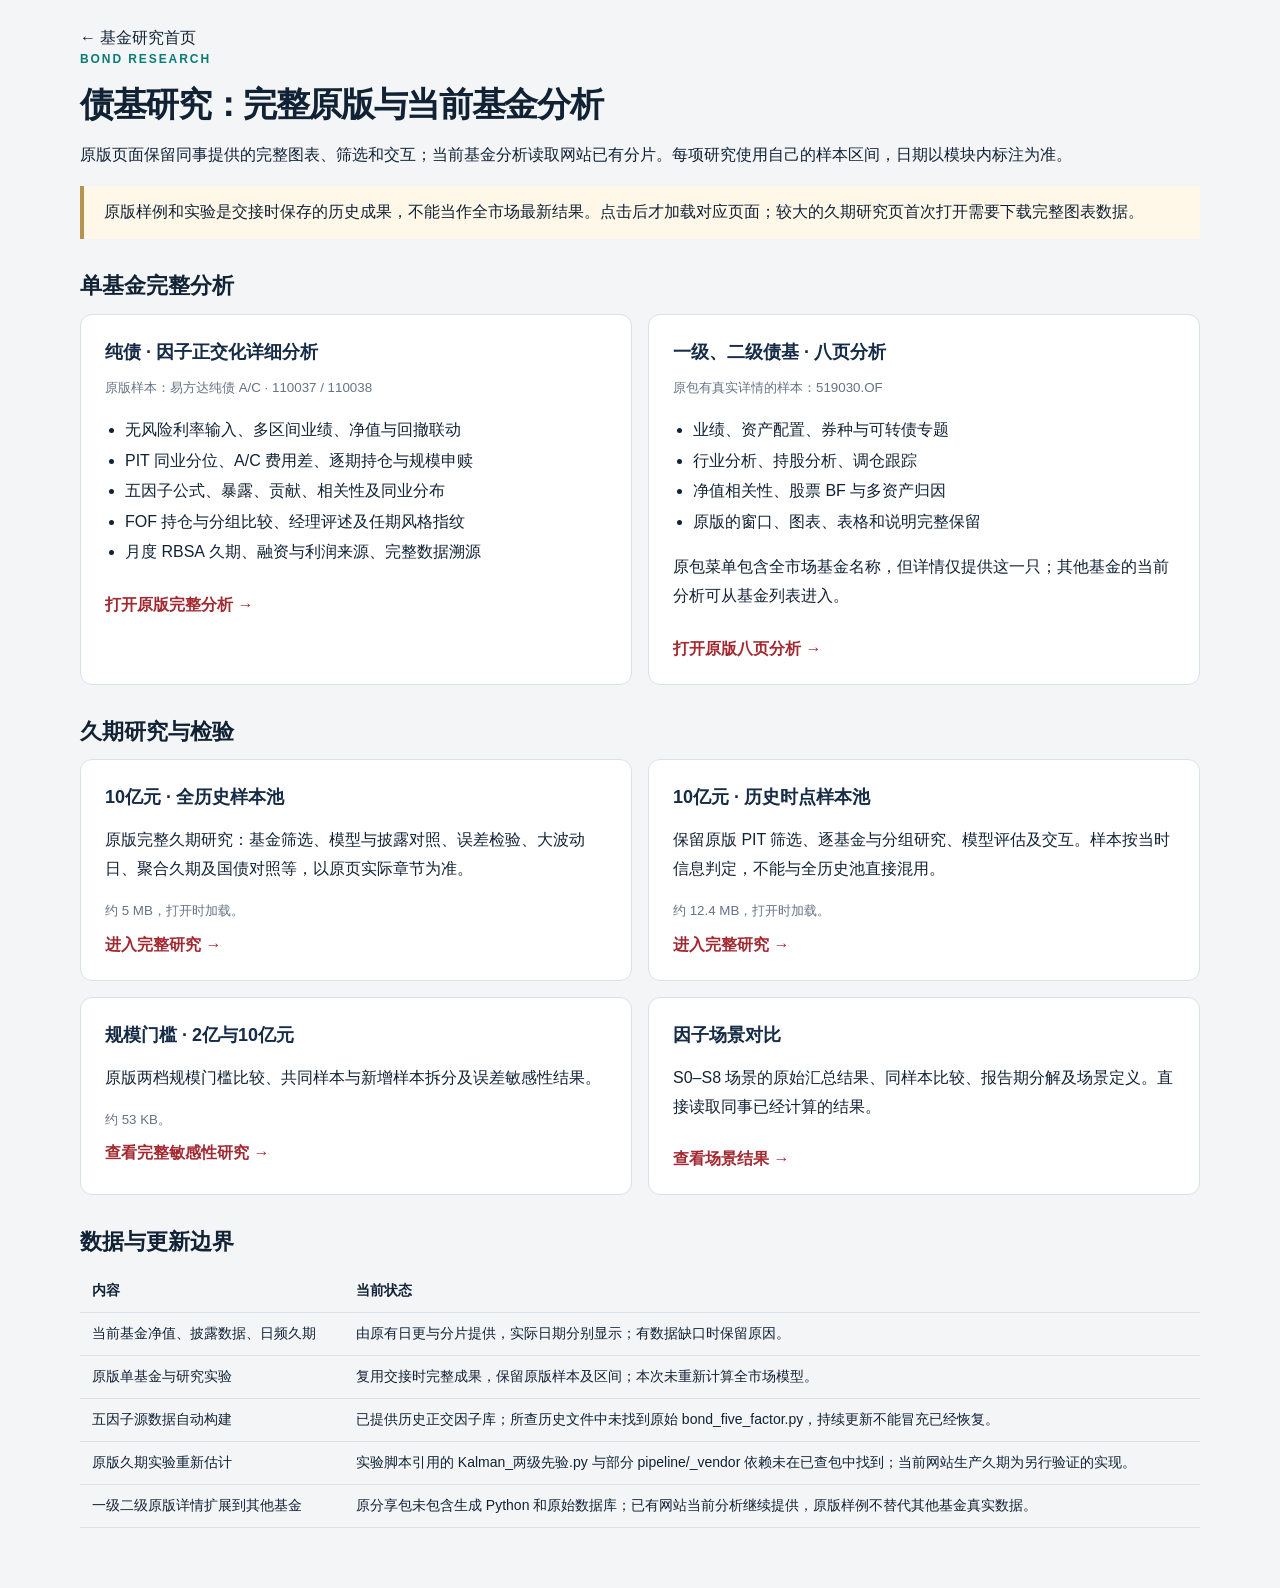
<file: bond-research.html>
<!doctype html>
<html lang="zh-CN">
<head>
  <meta charset="utf-8"><meta name="viewport" content="width=device-width,initial-scale=1">
  <title>债基研究 · 原版完整分析</title>
<link rel="stylesheet" href="typography.css?v=8e6069926703">
  <link rel="stylesheet" href="styles.css?v=8986fd80984f">
  <style>
    .bond-library{max-width:1160px;margin:auto;padding:28px 20px 60px}.bond-library h1{font-size:32px;line-height:1.3;margin:12px 0}.bond-library h2{font-size:22px;margin:32px 0 12px}.bond-library p{line-height:1.8}.bond-library-grid{display:grid;grid-template-columns:repeat(2,minmax(0,1fr));gap:16px}.bond-library-card{background:#fff;border:1px solid #dbe1e8;border-radius:12px;padding:24px}.bond-library-card h3{margin:0 0 12px;color:#152b46}.bond-library-card ul{padding-left:20px;line-height:1.9}.bond-library-card a{display:inline-block;margin-top:12px;color:#a32931;font-weight:650}.bond-library-note{padding:16px 20px;background:#fff8e8;border-left:4px solid #b79251}.bond-library small{color:#667386;line-height:1.7}.bond-library table{width:100%;border-collapse:collapse;font-size:14px}.bond-library td,.bond-library th{text-align:left;vertical-align:top;padding:12px;border-bottom:1px solid #dbe1e8}.bond-library summary{cursor:pointer;padding:14px 0;font-weight:650}@media(max-width:700px){.bond-library-grid{grid-template-columns:1fr}.bond-library h1{font-size:26px}.bond-library-card{padding:18px}}
  </style>
</head>
<body><main class="bond-library">
  <a href="index.html">← 基金研究首页</a>
  <p class="eyebrow">BOND RESEARCH</p>
  <h1>债基研究：完整原版与当前基金分析</h1>
  <p>原版页面保留同事提供的完整图表、筛选和交互；当前基金分析读取网站已有分片。每项研究使用自己的样本区间，日期以模块内标注为准。</p>
  <p id="selected-fund" hidden></p>
  <div class="bond-library-note">原版样例和实验是交接时保存的历史成果，不能当作全市场最新结果。点击后才加载对应页面；较大的久期研究页首次打开需要下载完整图表数据。</div>
  <h2>单基金完整分析</h2>
  <div class="bond-library-grid">
    <article class="bond-library-card"><h3>纯债 · 因子正交化详细分析</h3><small>原版样本：易方达纯债 A/C · 110037 / 110038</small>
      <ul><li>无风险利率输入、多区间业绩、净值与回撤联动</li><li>PIT 同业分位、A/C 费用差、逐期持仓与规模申赎</li><li>五因子公式、暴露、贡献、相关性及同业分布</li><li>FOF 持仓与分组比较、经理评述及任期风格指纹</li><li>月度 RBSA 久期、融资与利润来源、完整数据溯源</li></ul>
      <a href="bond-original-single.html">打开原版完整分析 →</a>
    </article>
    <article class="bond-library-card"><h3>一级、二级债基 · 八页分析</h3><small>原包有真实详情的样本：519030.OF</small>
      <ul><li>业绩、资产配置、券种与可转债专题</li><li>行业分析、持股分析、调仓跟踪</li><li>净值相关性、股票 BF 与多资产归因</li><li>原版的窗口、图表、表格和说明完整保留</li></ul>
      <p>原包菜单包含全市场基金名称，但详情仅提供这一只；其他基金的当前分析可从基金列表进入。</p>
      <a href="bond-original-hybrid.html">打开原版八页分析 →</a>
    </article>
  </div>
  <h2>久期研究与检验</h2>
  <div class="bond-library-grid">
    <article class="bond-library-card"><h3>10亿元 · 全历史样本池</h3><p>原版完整久期研究：基金筛选、模型与披露对照、误差检验、大波动日、聚合久期及国债对照等，以原页实际章节为准。</p><small>约 5 MB，打开时加载。</small><br><a href="bond-lab-history.html">进入完整研究 →</a></article>
    <article class="bond-library-card"><h3>10亿元 · 历史时点样本池</h3><p>保留原版 PIT 筛选、逐基金与分组研究、模型评估及交互。样本按当时信息判定，不能与全历史池直接混用。</p><small>约 12.4 MB，打开时加载。</small><br><a href="bond-lab-pit.html">进入完整研究 →</a></article>
    <article class="bond-library-card"><h3>规模门槛 · 2亿与10亿元</h3><p>原版两档规模门槛比较、共同样本与新增样本拆分及误差敏感性结果。</p><small>约 53 KB。</small><br><a href="bond-lab-threshold.html">查看完整敏感性研究 →</a></article>
    <article class="bond-library-card"><h3>因子场景对比</h3><p>S0–S8 场景的原始汇总结果、同样本比较、报告期分解及场景定义。直接读取同事已经计算的结果。</p><a href="bond-lab-factors.html">查看场景结果 →</a></article>
  </div>
  <h2>数据与更新边界</h2>
  <table><thead><tr><th>内容</th><th>当前状态</th></tr></thead><tbody>
    <tr><td>当前基金净值、披露数据、日频久期</td><td>由原有日更与分片提供，实际日期分别显示；有数据缺口时保留原因。</td></tr>
    <tr><td>原版单基金与研究实验</td><td>复用交接时完整成果，保留原版样本及区间；本次未重新计算全市场模型。</td></tr>
    <tr><td>五因子源数据自动构建</td><td>已提供历史正交因子库；所查历史文件中未找到原始 bond_five_factor.py，持续更新不能冒充已经恢复。</td></tr>
    <tr><td>原版久期实验重新估计</td><td>实验脚本引用的 Kalman_两级先验.py 与部分 pipeline/_vendor 依赖未在已查包中找到；当前网站生产久期为另行验证的实现。</td></tr>
    <tr><td>一级二级原版详情扩展到其他基金</td><td>原分享包未包含生成 Python 和原始数据库；已有网站当前分析继续提供，原版样例不替代其他基金真实数据。</td></tr>
  </tbody></table>
</main>
<script>
  const code = new URLSearchParams(location.search).get('code');
  if (/^\d{6}\.OF$/.test(code || '')) {
    const p = document.querySelector('#selected-fund');
    const a = document.createElement('a');
    a.href = 'fund.html?code=' + encodeURIComponent(code);
    a.textContent = '返回当前基金 ' + code + ' 的分析';
    p.append(a); p.hidden = false;
  }
</script></body></html>
</file>
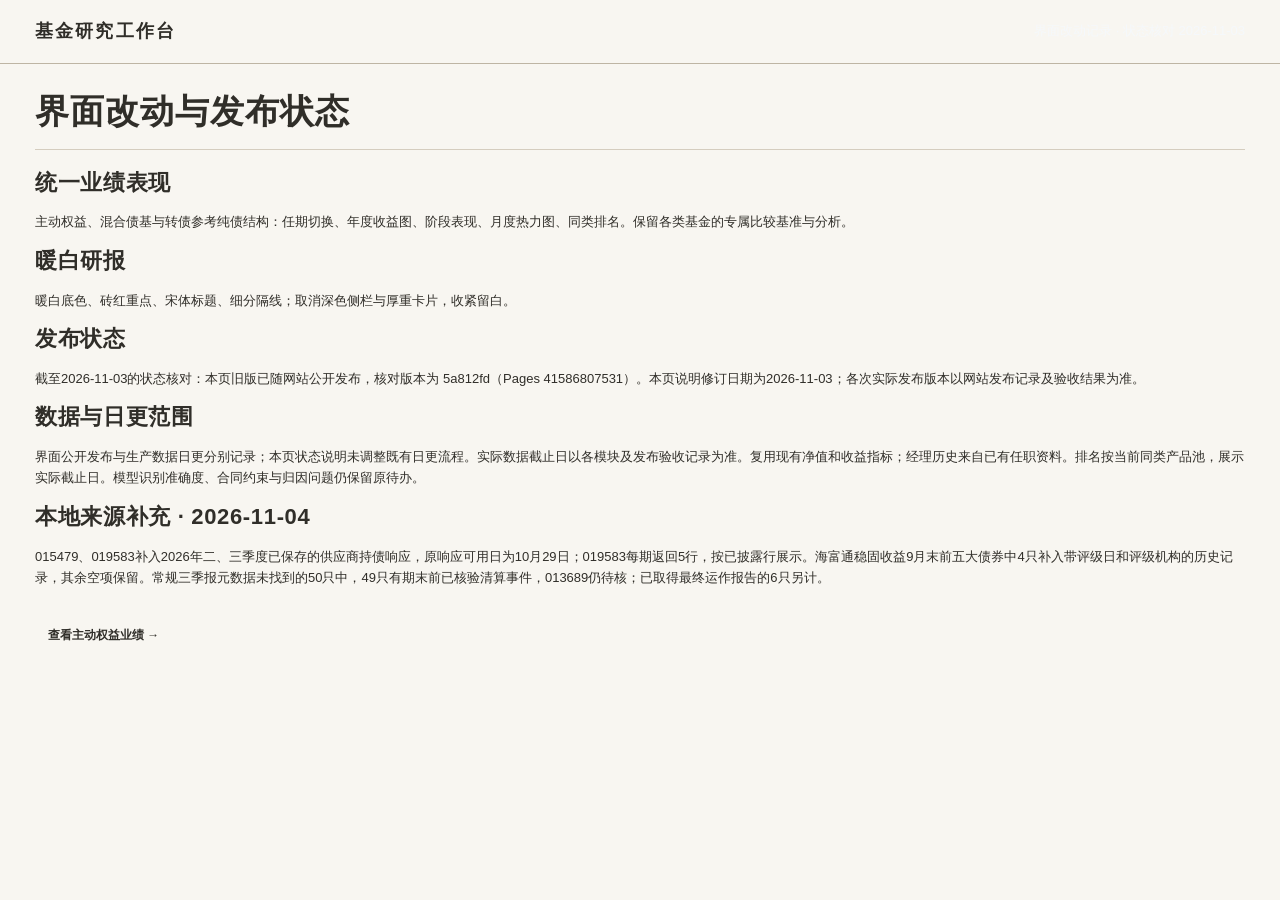
<file: changes.html>
<!doctype html><html lang="zh-CN"><meta charset="UTF-8"><meta name="viewport" content="width=device-width,initial-scale=1"><title>界面改动与发布记录</title>
<link rel="stylesheet" href="typography.css?v=8e6069926703"><link rel="stylesheet" href="styles.css?v=8986fd80984f"><link rel="stylesheet" href="review.css?v=742b9bae8797"><body class="workbench warm-workbench"><header class="site-header"><a class="brand" href="index.html"><strong>基金研究工作台</strong></a><span>界面改动记录 · 状态核对 2026-11-03</span></header><main class="section-shell"><h1>界面改动与发布状态</h1><article class="subpanel"><h2>统一业绩表现</h2><p>主动权益、混合债基与转债参考纯债结构：任期切换、年度收益图、阶段表现、月度热力图、同类排名。保留各类基金的专属比较基准与分析。</p><h2>暖白研报</h2><p>暖白底色、砖红重点、宋体标题、细分隔线；取消深色侧栏与厚重卡片，收紧留白。</p><h2>发布状态</h2><p>截至2026-11-03的状态核对：本页旧版已随网站公开发布，核对版本为 5a812fd（Pages 41586807531）。本页说明修订日期为2026-11-03；各次实际发布版本以网站发布记录及验收结果为准。</p><h2>数据与日更范围</h2><p>界面公开发布与生产数据日更分别记录；本页状态说明未调整既有日更流程。实际数据截止日以各模块及发布验收记录为准。复用现有净值和收益指标；经理历史来自已有任职资料。排名按当前同类产品池，展示实际截止日。模型识别准确度、合同约束与归因问题仍保留原待办。</p><h2>本地来源补充 · 2026-11-04</h2><p>015479、019583补入2026年二、三季度已保存的供应商持债响应，原响应可用日为10月29日；019583每期返回5行，按已披露行展示。海富通稳固收益9月末前五大债券中4只补入带评级日和评级机构的历史记录，其余空项保留。常规三季报元数据未找到的50只中，49只有期末前已核验清算事件，013689仍待核；已取得最终运作报告的6只另计。</p></article><a class="button" href="fund.html?code=002910.OF&tab=performance">查看主动权益业绩 →</a></main></body></html>
</file>
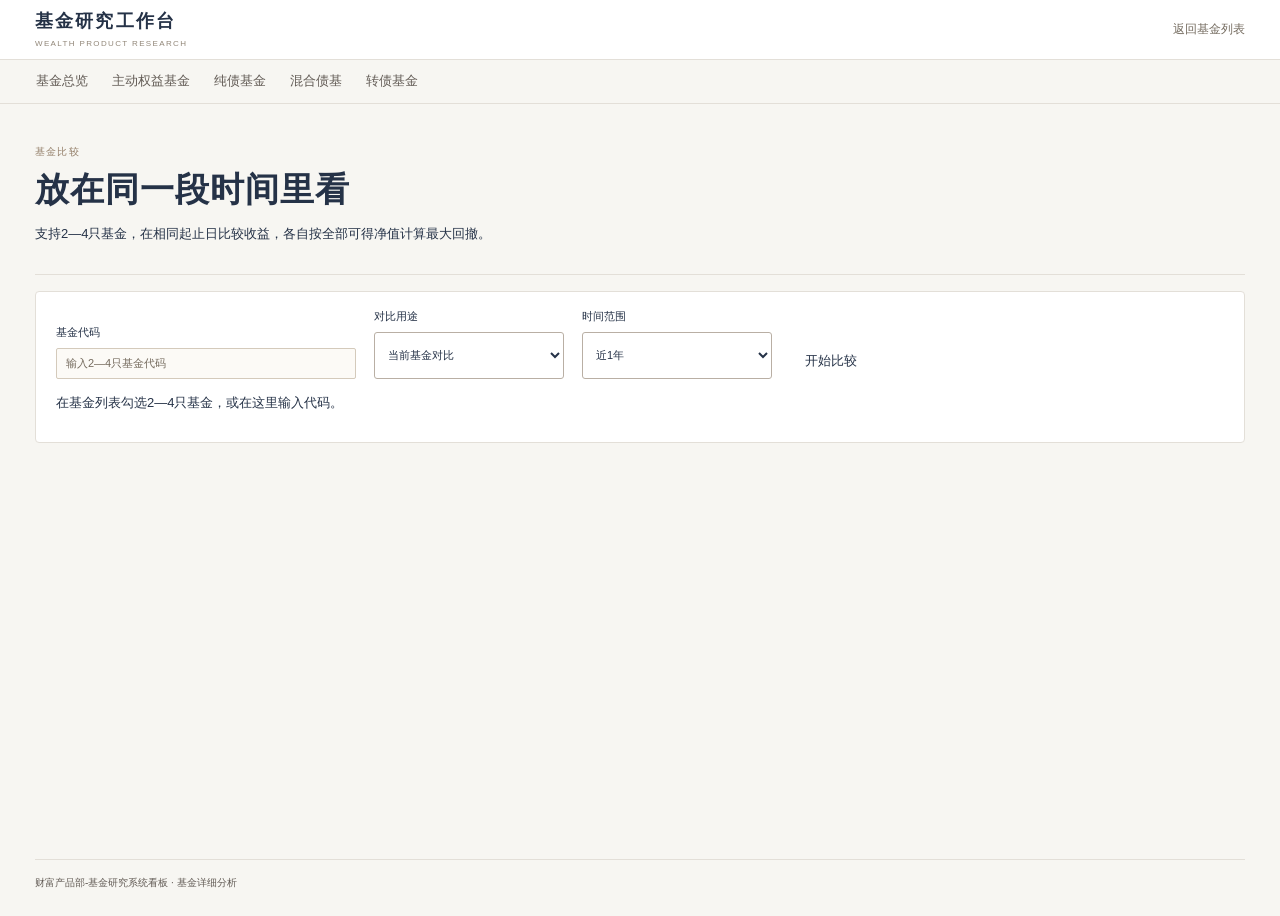
<file: compare.html>
<!doctype html>
<html lang="zh-CN">
  <head>
    <meta charset="UTF-8" />
    <meta name="viewport" content="width=device-width, initial-scale=1.0" />
    <meta name="description" content="基金分类详细研究：业绩回撤、资产配置、行业持仓、调仓、相关性与归因。" />
    <meta name="robots" content="noindex,nofollow,noarchive,nosnippet,noimageindex" />
    <meta name="referrer" content="no-referrer" />
    <meta http-equiv="Content-Security-Policy" content="default-src 'none'; script-src 'self' https://fund-research-dashboard-gy-2026.oss-cn-hongkong.aliyuncs.com; style-src 'self' 'unsafe-inline'; connect-src 'self' https://fund-research-dashboard-gy-2026.oss-cn-hongkong.aliyuncs.com; img-src 'self' data:; font-src 'self'; object-src 'none'; base-uri 'none'; form-action 'none'; frame-src 'none'" />
    <title>基金比较 · 基金研究工作台</title>
<link rel="stylesheet" href="typography.css?v=8e6069926703">
    <link rel="stylesheet" href="styles.css?v=8986fd80984f" />
    <link rel="stylesheet" href="pure-bond-reference.css?v=7caca2c1b4c0" />
    <link rel="stylesheet" href="review.css?v=742b9bae8797" />
    <script src="review-core.js?v=eb92f645380f" defer></script>
    <link rel="stylesheet" href="fund-lifecycle.css?v=0650bd1ceefa">
    <script src="https://fund-research-dashboard-gy-2026.oss-cn-hongkong.aliyuncs.com/data/fund_dashboard/fund_lifecycle_overlay.js" defer></script>
    <script src="fund-lifecycle.js?v=74e877656214" defer></script>
      <link rel="stylesheet" href="warm-ui-repair.css?v=b79847a78436">
      <link rel="stylesheet" href="demo-theme.css?v=6d2c2429f465">
    <link rel="stylesheet" href="desktop-detail.css?v=efe646dce1de">
    <link rel="stylesheet" href="ui-integration.css?v=1bee2976fd88">
    <link rel="stylesheet" href="site-integration.css?v=70b3504183e8">
  </head>
  <body class="workbench warm-workbench desktop-detail">
    <header class="site-header">
      <a class="brand" href="index.html" aria-label="返回研究库首页">
        <span class="brand-mark">研</span>
        <span>
          <strong>基金研究工作台</strong>
          <small>WEALTH PRODUCT RESEARCH</small>
        </span>
      </a>
      <nav aria-label="详情页导航">
        <a id="detail-return-list" href="index.html#samples">返回基金列表</a>
      </nav>
    </header>

    <aside class="research-sidebar detail-sidebar" aria-label="研究目录">
      <p class="sidebar-label">研究目录</p>
      <nav class="sidebar-links" aria-label="基金分类研究目录">
        <a data-category-link="all" href="index.html?category=all&amp;view=portfolio&amp;navDate=latest#samples">基金总览</a>
        <a data-category-link="active-equity" href="index.html?category=active-equity&amp;view=portfolio&amp;navDate=latest#samples">主动权益基金</a>
        <a data-category-link="pure-bond" href="index.html?category=pure-bond&amp;view=portfolio&amp;navDate=latest#samples">纯债基金</a>
        <a data-category-link="hybrid-bond" href="index.html?category=hybrid-bond&amp;view=portfolio&amp;navDate=latest#samples">混合债基</a>
        <a data-category-link="convertible-bond" href="index.html?category=convertible-bond&amp;view=portfolio&amp;navDate=latest#samples">转债基金</a>
      </nav>
    </aside>

    <main id="fund-page" class="fund-page section-shell comparison-page"><div class="fund-page-hero"><div><p class="eyebrow">基金比较</p><h1>放在同一段时间里看</h1><p>支持2—4只基金，在相同起止日比较收益，各自按全部可得净值计算最大回撤。</p></div></div><article class="subpanel"><div class="compare-controls"><label>基金代码<input id="compare-codes" type="text" placeholder="输入2—4只基金代码" aria-label="比较基金代码"></label><label>对比用途<select id="compare-mode"><option value="current">当前基金对比</option><option value="history">历史资料对比</option></select></label><label>时间范围<select id="compare-period"><option value="3">近3月</option><option value="6">近6月</option><option value="12" selected>近1年</option><option value="36">近3年</option><option value="all">全部共同历史</option></select></label><button id="compare-run" type="button">开始比较</button></div><p id="compare-status" role="status"></p></article><div id="comparison-result"></div></main>
    <footer>
      <p>财富产品部-基金研究系统看板 · 基金详细分析</p>
    </footer>

    <div id="tt" class="tooltip" aria-hidden="true"></div>
    <script src="research-core.js?v=4d0bbc768f90" defer></script>
    <script src="compare.js?v=95dd33a05feb" defer></script>
    <script src="desktop-detail.js?v=e411ae6613f9" defer></script>
  <script src="site-integration.js?v=b769293fde37" defer></script>
<script src="profile-integration.js?v=9de56d3b5560" defer></script>
</body>
</html>
</file>
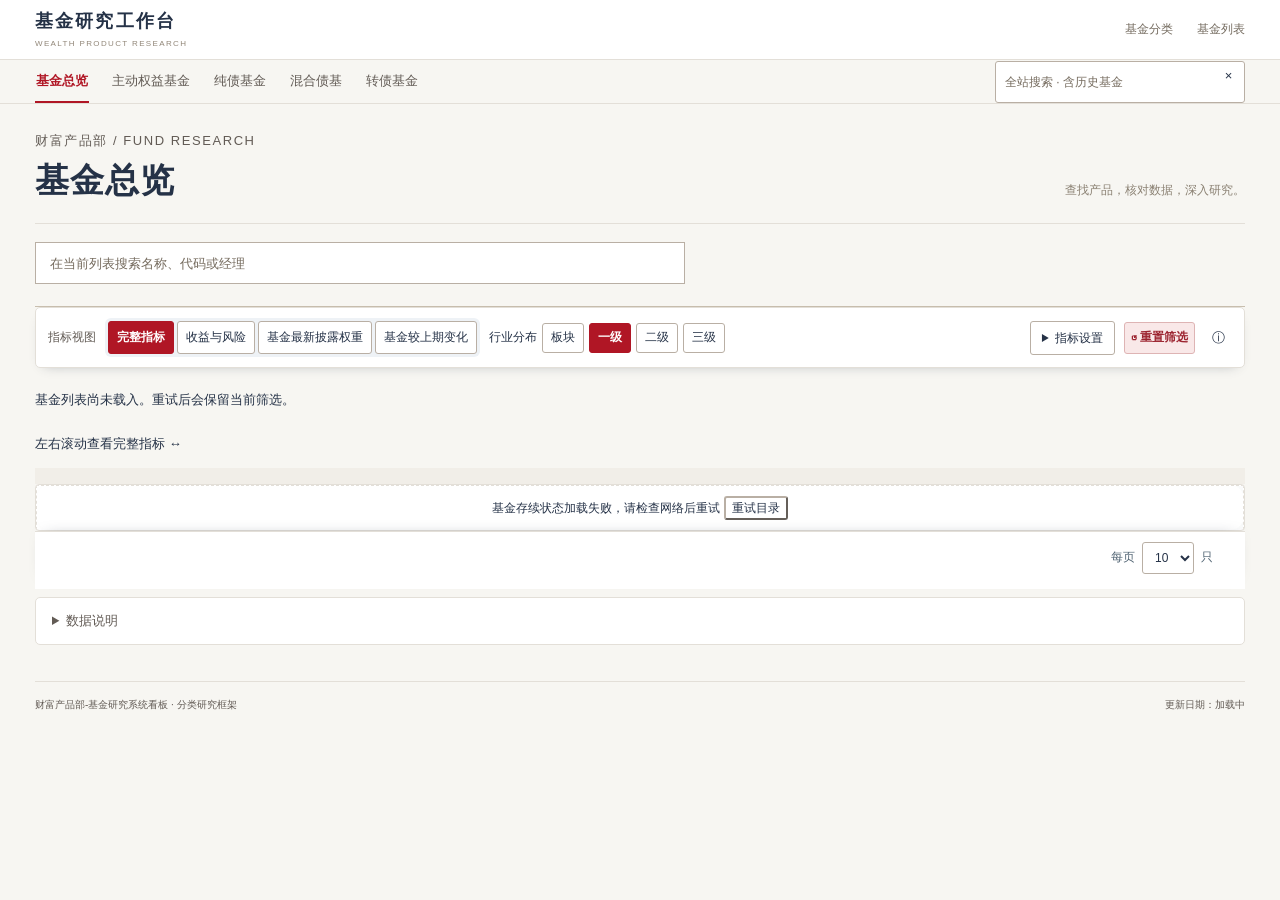
<file: fund.html>
<!doctype html>
<html lang="zh-CN">
  <head>
    <meta charset="UTF-8" />
    <meta name="viewport" content="width=device-width, initial-scale=1.0" />
    <meta name="description" content="基金分类详细研究：业绩回撤、资产配置、行业持仓、调仓、相关性与归因。" />
    <meta name="robots" content="noindex,nofollow,noarchive,nosnippet,noimageindex" />
    <meta name="referrer" content="no-referrer" />
    <meta http-equiv="Content-Security-Policy" content="default-src 'none'; script-src 'self' https://fund-research-dashboard-gy-2026.oss-cn-hongkong.aliyuncs.com; style-src 'self' 'unsafe-inline'; connect-src 'self' https://fund-research-dashboard-gy-2026.oss-cn-hongkong.aliyuncs.com; img-src 'self' data:; font-src 'self'; object-src 'none'; base-uri 'none'; form-action 'none'; frame-src 'none'" />
    <title>基金详细分析 · 财富产品部-基金研究系统看板</title>
<link rel="stylesheet" href="typography.css?v=8e6069926703">
    <link rel="stylesheet" href="styles.css?v=8986fd80984f" />
    <link rel="stylesheet" href="pure-bond-reference.css?v=7caca2c1b4c0" />
    <link rel="stylesheet" href="review.css?v=742b9bae8797" />
    <script src="review-core.js?v=eb92f645380f" defer></script>
    <link rel="stylesheet" href="fund-lifecycle.css?v=0650bd1ceefa">
    <script src="https://fund-research-dashboard-gy-2026.oss-cn-hongkong.aliyuncs.com/data/fund_dashboard/fund_lifecycle_overlay.js?v=share-search-20261029" defer></script>
    <script src="fund-lifecycle.js?v=74e877656214" defer></script>
    <link rel="stylesheet" href="bond-cb-fusion.css?v=3c4dd111b672">
    <script src="https://fund-research-dashboard-gy-2026.oss-cn-hongkong.aliyuncs.com/data/fund_dashboard/bond_fusion_index.js" defer></script>
    <script src="bond-visual-cb.js?v=f46423b1649a" defer></script>
    <script src="bond-cb-fusion.js?v=23aa58b75154" defer></script>
    <script src="bond-equity-fusion.js?v=542bde6461e6" defer></script>
    <script src="https://fund-research-dashboard-gy-2026.oss-cn-hongkong.aliyuncs.com/data/fund_dashboard/bond_market_index.js" defer></script>
    <script src="bond-market-fusion.js?v=0702562da6f4" defer></script>
      <link rel="stylesheet" href="warm-ui-repair.css?v=b79847a78436">
      <link rel="stylesheet" href="demo-theme.css?v=6d2c2429f465">
      <link rel="stylesheet" href="desktop-detail.css?v=efe646dce1de">
    <link rel="stylesheet" href="ui-integration.css?v=1bee2976fd88">
    <link rel="stylesheet" href="bond-complete.css?v=a14f144caee7">
    <link rel="stylesheet" href="site-integration.css?v=70b3504183e8">
    <link rel="stylesheet" href="fund-selection.css?v=4aba88b7f0f3">
    <link rel="stylesheet" href="bond-advanced-pack.css?v=eb187fcac89d">
  </head>
  <body class="workbench warm-workbench desktop-detail">
    <header class="site-header">
      <a class="brand" href="index.html" aria-label="返回研究库首页">
        <span class="brand-mark">研</span>
        <span>
          <strong>基金研究工作台</strong>
          <small>WEALTH PRODUCT RESEARCH</small>
        </span>
      </a>
      <nav aria-label="详情页导航">
        <a id="detail-return-list" href="index.html#samples">返回基金列表</a>
      </nav>
    </header>

    <aside class="research-sidebar detail-sidebar" aria-label="研究目录">
      <p class="sidebar-label">研究目录</p>
      <nav class="sidebar-links" aria-label="基金分类研究目录">
        <a data-category-link="all" href="index.html?category=all&amp;view=portfolio&amp;navDate=latest#samples">基金总览</a>
        <a data-category-link="active-equity" href="index.html?category=active-equity&amp;view=portfolio&amp;navDate=latest#samples">主动权益基金</a>
        <a data-category-link="pure-bond" href="index.html?category=pure-bond&amp;view=portfolio&amp;navDate=latest#samples">纯债基金</a>
        <a data-category-link="hybrid-bond" href="index.html?category=hybrid-bond&amp;view=portfolio&amp;navDate=latest#samples">混合债基</a>
        <a data-category-link="convertible-bond" href="index.html?category=convertible-bond&amp;view=portfolio&amp;navDate=latest#samples">转债基金</a>
      </nav>
    </aside>

    <main id="fund-page" class="fund-page section-shell" aria-live="polite">
      <p class="loading-state">正在加载基金研究数据…</p>
    </main>

    <footer>
      <p>财富产品部-基金研究系统看板 · 基金详细分析</p>
    </footer>

    <div id="tt" class="tooltip" aria-hidden="true"></div>
    <script src="pure-bond-reference.js?v=5c59eaea6fca" defer></script>
    <script src="research-core.js?v=4d0bbc768f90" defer></script>
    <script src="bond-advanced-pack.js?v=1959299b74c4" defer></script>
    <script src="bond-advanced-integration.js?v=4a597f08f709" defer></script>
    <script src="warm-performance.js?v=0f86403a4b81" defer></script>
    <script src="fund-selection.js?v=79b73f263840" defer></script>
    <link rel="stylesheet" href="bond-fixed-plus.css?v=f834c3e0b2c0">
    <script src="bond-fixed-plus.js?v=7f82db5fa514" defer></script>
    <script src="fund-benchmarks.js?v=66c4412571e6" defer></script>
    <script src="fund.js?v=a87d733174b5" defer></script>
    <script src="https://fund-research-dashboard-gy-2026.oss-cn-hongkong.aliyuncs.com/data/fund_dashboard/bond_complete_index.js" defer></script>
    <script src="bond-visual-abs-evidence.js?v=318eaa6e2bca" defer></script>
    <script src="bond-visual-details.js?v=b6140ebb5082" defer></script>
    <script src="bond-visual-duration.js?v=9047eed073cc" defer></script>
    <script src="bond-complete.js?v=cfdbec1e4eeb" defer></script>
    <script src="desktop-detail.js?v=e411ae6613f9" defer></script>
  <script src="site-integration.js?v=b769293fde37" defer></script>
<script src="profile-integration.js?v=9de56d3b5560" defer></script>
</body>
</html>
</file>
<file: typography.css>
/* A named layer keeps the shared text rules above legacy unlayered !important declarations. */
@layer dashboard-typography {
  :root {
    --dashboard-font: "PingFang SC", "Microsoft YaHei", "Noto Sans CJK SC", sans-serif;
    --dashboard-section-size: clamp(19px, 2vw, 22px);
    --dashboard-card-size: 18px;
  }
  :where(html, body, body *) {
    font-family: var(--dashboard-font) !important;
  }
  :where(input, button, select, textarea)::placeholder { font-family: inherit !important; }
  :where(h1) {font-size:clamp(26px, 3.2vw, 34px) !important;font-weight:650 !important;line-height:1.25 !important;}
  :where(h2) {font-size:var(--dashboard-section-size) !important;font-weight:650 !important;line-height:1.4 !important;}
  :where(h3) {font-size:var(--dashboard-card-size) !important;font-weight:600 !important;line-height:1.45 !important;}
  :where(table, time, input, svg text, .market-tooltip, .industry-key) {font-variant-numeric:tabular-nums;}
}
body .industry-segment.industry-other {background:#a8a097;}
body .industry-stack .industry-remainder {background:repeating-linear-gradient(135deg,#f6f4f0 0 3px,#d7d2c9 3px 4px);}
.industry-breakdown .industry-uncovered {display:block;margin:4px 0;color:#5d5750;font-size:12px;}
body [data-compare-chart] .market-chart {min-width:0;}
body [data-compare-chart] .market-chart svg {width:100%;height:auto;min-height:0;}
body [data-compare-chart] .market-chart svg text {font-size:12px;fill:#52616a;}
body [data-compare-chart] .market-tooltip {display:grid;grid-template-columns:repeat(auto-fit,minmax(170px,1fr));gap:4px 18px;padding:9px 0;color:#34434b;background:transparent;box-shadow:none;}
body [data-compare-chart] .market-tooltip>b {grid-column:1/-1;font-size:12px;}
body [data-compare-chart] .compare-reading {display:grid;align-items:baseline;grid-template-columns:18px minmax(0,1fr) auto;gap:6px;margin:0;font-size:13px;}
.compare-reading i {align-self:center;height:0;border-top:2px solid;}
.compare-reading b {text-align:right;font-variant-numeric:tabular-nums;}
@media(max-width:600px) {
  body [data-compare-chart] .market-tooltip {grid-template-columns:1fr;}
}
</file>
<file: styles.css>
/* GitHub Pages 静态站点样式 */
:root {
  --ink: #122235;
  --muted: #67788b;
  --line: #dce5ea;
  --paper: #f3f5f7;
  --white: #ffffff;
  --navy: #102c45;
  --teal: #0a7c78;
  --teal-soft: #dff2ee;
  --gold: #c69a4b;
  --shadow: 0 18px 50px rgba(18, 43, 64, 0.09);
}

* { box-sizing: border-box; }
html { scroll-behavior: smooth; }
body {
  margin: 0;
  overflow-x: hidden;
  color: var(--ink);
  background: var(--paper);
  font-family: Inter, "PingFang SC", "Microsoft YaHei", system-ui, sans-serif;
}
a { color: inherit; text-decoration: none; }
button, input, select { font: inherit; }

.site-header {
  position: sticky;
  top: 0;
  z-index: 10;
  display: flex;
  align-items: center;
  justify-content: space-between;
  min-height: 74px;
  padding: 0 5vw;
  border-bottom: 1px solid rgba(220, 229, 234, 0.85);
  background: rgba(244, 247, 245, 0.88);
  backdrop-filter: blur(18px);
}
.brand { display: flex; align-items: center; gap: 12px; }
.brand-mark {
  display: grid;
  width: 40px;
  height: 40px;
  place-items: center;
  color: white;
  border-radius: 11px;
  background: var(--navy);
  font-family:system-ui,-apple-system,BlinkMacSystemFont,"Segoe UI","PingFang SC","Microsoft YaHei",sans-serif;
  font-size: 19px;;font-weight:500}
.brand strong, .brand small { display: block; }
.brand strong { letter-spacing: 0.04em; }
.brand small { margin-top: 2px; color: var(--muted); font-size: 10px; letter-spacing: 0.11em; }
nav { display: flex; gap: 28px; color: #435568; font-size: 14px; }
nav a:hover { color: var(--teal); }

.section-shell { width: min(1180px, 90vw); margin-inline: auto; }
.hero {
  display: grid;
  grid-template-columns: 1.08fr 0.92fr;
  gap: 56px;
  align-items: center;
  min-height: 590px;
  padding-block: 72px 46px;
}
.eyebrow {
  margin: 0 0 12px;
  color: var(--teal);
  font-size: 12px;
  font-weight: 700;
  letter-spacing: 0.16em;
}
h1 { max-width: 650px; margin: 0; font-family:system-ui,-apple-system,BlinkMacSystemFont,"Segoe UI","PingFang SC","Microsoft YaHei",sans-serif; font-size: clamp(46px, 5.6vw, 76px); line-height: 1.08; letter-spacing: -0.04em;;font-weight:500}
.hero-text { max-width: 620px; margin: 28px 0; color: #516477; font-size: 18px; line-height: 1.85; }
.hero-actions { display: flex; flex-wrap: wrap; gap: 12px; }
.button { display: inline-flex; min-height: 46px; align-items: center; padding: 0 21px; border-radius: 8px; font-size: 14px; font-weight: 650; }
.button-primary { color: white; background: var(--navy); box-shadow: 0 12px 26px rgba(16, 44, 69, 0.18); }
.button-secondary { border: 1px solid var(--line); background: rgba(255,255,255,0.7); }

.hero-panel { padding: 25px; border: 1px solid rgba(255,255,255,0.7); border-radius: 20px; background: rgba(255,255,255,0.72); box-shadow: var(--shadow); }
.panel-topline { display: flex; justify-content: space-between; margin-bottom: 18px; color: var(--muted); font-size: 12px; }
.live-dot::before { content: ""; display: inline-block; width: 7px; height: 7px; margin-right: 7px; border-radius: 50%; background: #22a06b; box-shadow: 0 0 0 5px rgba(34,160,107,0.12); }
.metric-grid { display: grid; grid-template-columns: 1fr 1fr; gap: 12px; }
.metric-card { min-height: 145px; padding: 18px; border: 1px solid var(--line); border-radius: 14px; background: var(--white); }
.metric-card span, .metric-card small { display: block; color: var(--muted); font-size: 12px; }
.metric-card strong { display: block; margin: 18px 0 10px; color: var(--navy); font-family:system-ui,-apple-system,BlinkMacSystemFont,"Segoe UI","PingFang SC","Microsoft YaHei",sans-serif; font-size: 31px;;font-weight:500}
.metric-card.accent { color: white; border-color: transparent; background: var(--teal); }
.metric-card.accent span, .metric-card.accent small, .metric-card.accent strong { color: white; }

.research-strip { display: grid; grid-template-columns: repeat(4, 1fr); border-block: 1px solid var(--line); }
.research-strip span { padding: 18px; color: #536679; text-align: center; font-size: 13px; letter-spacing: 0.08em; }
.research-strip span + span { border-left: 1px solid var(--line); }
.section-block { padding-block: 100px; }
.section-heading { display: flex; align-items: end; justify-content: space-between; gap: 36px; margin-bottom: 34px; }
.section-heading h2, .notes-card h2 { margin: 0; font-family:system-ui,-apple-system,BlinkMacSystemFont,"Segoe UI","PingFang SC","Microsoft YaHei",sans-serif; font-size: clamp(30px, 4vw, 46px); letter-spacing: -0.03em;;font-weight:500}
.section-heading > p { max-width: 520px; margin: 0; color: var(--muted); line-height: 1.75; }

.toolbar { display: flex; flex-wrap: wrap; align-items: end; gap: 12px; margin-bottom: 22px; }
.search-result-count { min-height: 20px; margin: -10px 0 18px; color: var(--muted); font-size: 12px; }
.search-box { position: relative; flex: 1; }
.search-box input, select { width: 100%; min-height: 47px; border: 1px solid var(--line); border-radius: 9px; outline: none; background: rgba(255,255,255,0.76); }
.search-box input { padding: 0 16px; }
select { width: 190px; padding: 0 14px; color: #435568; }
.period-switch { display: flex; gap: 5px; padding: 4px; border: 1px solid var(--line); border-radius: 9px; background: rgba(255,255,255,.76); }
.period-switch button { min-width: 66px; border: 0; border-radius: 6px; color: var(--muted); background: transparent; cursor: pointer; }
.period-switch button.active { color: white; background: var(--navy); font-weight: 700; }
.subtype-switch { margin-right: auto; padding: 3px; background: rgba(255,255,255,.55); }
.subtype-switch[hidden] { display: none !important; }
.subtype-switch button { min-width: 94px; padding: 0 14px; white-space: nowrap; }
.search-box input:focus, select:focus { border-color: var(--teal); box-shadow: 0 0 0 3px rgba(10,124,120,0.1); }
.fund-search-suggestions { position: absolute; z-index: 30; top: calc(100% + 7px); left: 0; width: 100%; max-height: 360px; overflow-y: auto; border: 1px solid #d7e2e2; border-radius: 12px; background: rgba(255,255,255,.98); box-shadow: 0 18px 42px rgba(18,43,64,.16); }
.fund-search-suggestions[hidden] { display: none; }
.fund-search-suggestion { display: flex; align-items: center; justify-content: space-between; gap: 20px; padding: 13px 16px; color: var(--navy); border-bottom: 1px solid #edf1f1; }
.fund-search-suggestion:last-child { border-bottom: 0; }
.fund-search-suggestion:hover, .fund-search-suggestion.active { background: #eef7f5; }
.fund-search-suggestion-main { display: grid; gap: 4px; min-width: 0; }
.fund-search-suggestion-main strong { overflow: hidden; font-size: 14px; text-overflow: ellipsis; white-space: nowrap; }
.fund-search-suggestion-main small, .fund-search-suggestion-meta { color: var(--muted); font-size: 11px; }
.fund-search-suggestion-meta { flex: 0 1 45%; text-align: right; }

.fund-list-wrap { width: 100%; overflow-x: auto; border: 1px solid var(--line); border-radius: 14px; background: rgba(255,255,255,.84); box-shadow: 0 12px 36px rgba(18,43,64,.06); }
.fund-list-table { width: 100%; min-width: 1900px; border-collapse: collapse; }
.fund-list-table th, .fund-list-table td { padding: 10px 10px; border-bottom: 1px solid var(--line); text-align: left; vertical-align: middle; }
.fund-list-table th { position: sticky; top: 0; z-index: 2; color: #66778a; background: #f7f9fa; font-size: 11px; font-weight: 650; white-space: nowrap; }
.fund-list-table th small { display: block; margin-top: 2px; color: #93a0ac; font-size: 9px; font-weight: 500; }
.fund-list-table .table-filter-heading { vertical-align: bottom; }
.fund-list-table .table-filter-heading > span { display: block; margin-bottom: 5px; }
.fund-list-table .table-filter-heading.is-active { color: var(--teal); background: #eef7f5; }
.fund-list-table .table-header-filter-row { display: flex; align-items: center; gap: 4px; }
.fund-list-table .table-header-select { width: auto; min-width: 0; min-height: 28px; padding: 0 25px 0 7px; border-radius: 6px; background-color: white; font-size: 10px; }
.fund-list-table .size-filter-heading { min-width: 118px; }
.fund-list-table .size-filter-heading .table-header-select { width: 105px; }
.fund-list-table .sector-filter-heading { min-width: 205px; }
.fund-list-table .sector-filter-heading .table-header-select { width: 142px; }
.fund-list-table .industry-filter-heading { min-width: 335px; }
.fund-list-table .industry-filter-heading .table-header-level-select { width: 84px; padding-right: 20px; }
.fund-list-table .industry-filter-heading .table-header-name-select { width: 145px; }
.fund-list-table .profile-filter-heading { min-width: 235px; }
.fund-list-table .profile-filter-heading .table-header-select { width: 175px; }
.fund-list-table .table-filter-direction { min-height: 28px; padding: 0 6px; color: var(--teal); border: 1px solid #b9d3cf; border-radius: 6px; background: white; cursor: pointer; font-size: 9px; white-space: nowrap; }
.fund-list-table .table-filter-direction:disabled { color: #9aa7b2; border-color: var(--line); background: #f4f6f7; cursor: default; }
.sortable-period-heading > span:first-child { display: block; }
.metric-sort-controls { display: flex; gap: 2px; margin-top: 3px; }
.metric-sort-controls button { padding: 2px 4px; color: #8998a5; border: 0; border-radius: 4px; background: transparent; cursor: pointer; font-size: 9px; line-height: 1.35; }
.metric-sort-controls button:hover { color: var(--teal); background: #e8f2ef; }
.metric-sort-controls button[aria-label] { white-space: nowrap; }
.fund-list-table tbody tr { transition: background .18s ease; }
.fund-list-table tbody tr:hover { background: #f8fbfa; }
.fund-list-table tbody tr:last-child td { border-bottom: 0; }
.fund-list-table td { color: #3f5669; font-size: 11px; line-height: 1.35; }
.fund-list-table td strong, .fund-list-table td small { display: block; }
.fund-list-table td strong { color: var(--navy); font-size: 12px; }
.fund-list-table td small { margin-top: 2px; color: #8a99a6; font-size: 9px; }
.fund-list-table th:first-child, .fund-list-table td:first-child { position: sticky; left: 0; z-index: 3; min-width: 190px; background: #fff; box-shadow: 7px 0 14px rgba(18,43,64,.04); }
.fund-list-table th:first-child { z-index: 4; background: #f7f9fa; }
.fund-name-cell a { display: block; padding-block: 2px; }
.fund-name-cell a strong { color: #3973bf; font-size: 13px; }
.fund-name-cell a:hover strong { color: var(--teal); }
.fund-list-table.all-fund-mode { min-width: 1780px; }
.fund-list-table.all-fund-mode th:first-child, .fund-list-table.all-fund-mode td:first-child { min-width: 330px; }
.all-fund-overview-cell { padding-block: 13px !important; }
.all-fund-overview-meta { display: grid; grid-template-columns: 1fr 1fr; gap: 5px 14px; margin-top: 9px; padding-top: 8px; border-top: 1px solid #edf1f1; }
.all-fund-overview-meta span { min-width: 0; color: #536a7d; font-size: 10px; line-height: 1.35; }
.all-fund-overview-meta span:last-child { grid-column: 1 / -1; overflow: hidden; text-overflow: ellipsis; white-space: nowrap; }
.all-fund-overview-meta b { margin-right: 5px; color: #8a99a6; font-size: 9px; font-weight: 500; }
.all-fund-core-cell { min-width: 285px; }
.all-fund-core-grid { display: grid; grid-template-columns: repeat(3, minmax(78px, 1fr)); gap: 7px; }
.all-fund-core-grid > span { min-width: 0; padding: 7px 8px; border-radius: 7px; background: #f5f8f8; }
.all-fund-core-grid small, .all-fund-core-grid strong, .all-fund-core-grid em { display: block; }
.all-fund-core-grid small { margin: 0 0 3px !important; color: #8795a2 !important; }
.all-fund-core-grid strong { overflow: hidden; font-size: 10px !important; line-height: 1.35; text-overflow: ellipsis; }
.all-fund-core-grid em { margin-top: 2px; overflow: hidden; color: #9aa6af; font-size: 8px; font-style: normal; text-overflow: ellipsis; white-space: nowrap; }
.fund-profile-cell { min-width: 235px; }
.fund-profile-chip-grid { display: grid; grid-template-columns: repeat(2, minmax(0, 1fr)); gap: 4px; }
.fund-profile-chip-grid span { overflow: hidden; padding: 4px 6px; color: #3f655f; border-radius: 6px; background: #edf6f3; font-size: 9px; text-overflow: ellipsis; white-space: nowrap; }
.fund-profile-chip-grid b { margin-right: 4px; color: #82948f; font-size: 8px; font-weight: 700; }
.benchmark-cell { min-width: 250px; max-width: 300px; }
.period-cell { min-width: 102px; }
.period-cell strong { font-size: 13px !important; }
.period-cell strong.positive { color: #bc554a; }
.period-cell strong.negative { color: #4a8b68; }
.period-cell strong:first-letter { letter-spacing: -.02em; }
.classification-cell { min-width: 185px; max-width: 240px; }
.classification-cell strong { line-height: 1.35; }
.sector-cell { min-width: 215px; }
.industry-cell { min-width: 340px; max-width: 380px; }
.allocation-cell { min-width: 95px; }
.home-classification-note { margin: 0 0 12px; }
.allocation-cell { min-width: 95px; }
.weight-distribution { min-width: 0; }
.weight-stack { display: flex; width: 100%; height: 9px; overflow: hidden; border-radius: 999px; background: #e8eeef; }
.weight-stack-segment { display: block; height: 100%; min-width: 1px; }
.weight-stack-segment:nth-child(8n+1), .weight-detail-item:nth-child(8n+1) i { background: #168f87; }
.weight-stack-segment:nth-child(8n+2), .weight-detail-item:nth-child(8n+2) i { background: #3973bf; }
.weight-stack-segment:nth-child(8n+3), .weight-detail-item:nth-child(8n+3) i { background: #d29b45; }
.weight-stack-segment:nth-child(8n+4), .weight-detail-item:nth-child(8n+4) i { background: #b65d72; }
.weight-stack-segment:nth-child(8n+5), .weight-detail-item:nth-child(8n+5) i { background: #7966b2; }
.weight-stack-segment:nth-child(8n+6), .weight-detail-item:nth-child(8n+6) i { background: #58a36d; }
.weight-stack-segment:nth-child(8n+7), .weight-detail-item:nth-child(8n+7) i { background: #c97842; }
.weight-stack-segment:nth-child(8n), .weight-detail-item:nth-child(8n) i { background: #718797; }
.weight-details { margin-top: 4px; color: #758692; font-size: 8px; }
.weight-details summary { cursor: pointer; white-space: nowrap; }
.weight-detail-grid { display: grid; grid-template-columns: repeat(2, minmax(0, 1fr)); gap: 3px 7px; max-height: 150px; margin-top: 5px; padding: 6px; overflow-y: auto; border: 1px solid #e2e8e8; border-radius: 6px; background: #fff; }
.weight-detail-item { display: grid; grid-template-columns: 5px minmax(0, 1fr) auto; align-items: center; gap: 3px; min-width: 0; }
.weight-detail-item i { width: 5px; height: 5px; border-radius: 50%; }
.weight-detail-item > span { overflow: hidden; text-overflow: ellipsis; white-space: nowrap; }
.weight-detail-item strong { color: var(--navy); font-size: 8px !important; font-variant-numeric: tabular-nums; white-space: nowrap; }
.sector-cell > small { margin-top: 5px !important; }
.industry-level-distribution { display: grid; grid-template-columns: 26px minmax(0, 1fr); align-items: start; gap: 5px; padding-block: 3px; }
.industry-level-distribution + .industry-level-distribution { border-top: 1px solid #edf1f1; }
.industry-level-label { color: #84939f; font-size: 9px; font-weight: 650; }
.allocation-bar { display: block; width: 72px; height: 5px; margin-top: 5px; overflow: hidden; border-radius: 999px; background: #e8eeef; }
.allocation-bar > span { display: block; height: 100%; min-width: 2px; border-radius: inherit; background: linear-gradient(90deg, #3973bf, #75a1d9); }
.fund-list-table .fund-search-empty { position: static; padding: 35px; text-align: center; box-shadow: none; }
.mobile-card-toggle { display: none; }
.fund-list-table .sortable-period-heading button { padding: 2px 4px; color: #66778a; border: 0; background: transparent; cursor: pointer; font: inherit; font-weight: 650; white-space: nowrap; }
.fund-list-table .sortable-period-heading button:hover { color: var(--teal); }
.pending-cell strong { color: #9a741e !important; }
.bond-structure-cell { min-width: 135px; color: #52697a; line-height: 1.55 !important; }
.fund-pagination { display: flex; align-items: center; justify-content: center; gap: 14px; margin-top: 15px; color: var(--muted); font-size: 11px; }
.fund-pagination button { padding: 8px 13px; color: var(--teal); border: 1px solid #c7d9d6; border-radius: 8px; background: white; cursor: pointer; }
.fund-pagination button:hover:not(:disabled) { color: white; border-color: var(--teal); background: var(--teal); }
.fund-pagination button:disabled { color: #aab4bb; cursor: default; background: #f5f7f7; }

.fund-grid { display: grid; grid-template-columns: repeat(3, 1fr); gap: 18px; }
.fund-card { position: relative; min-height: 590px; padding: 22px; overflow: hidden; border: 1px solid var(--line); border-radius: 15px; background: rgba(255,255,255,0.78); transition: transform .2s ease, box-shadow .2s ease, border-color .2s ease; }
.fund-card:hover { transform: translateY(-4px); border-color: #b6cfcc; box-shadow: var(--shadow); }
.fund-card-link { position: relative; z-index: 1; display: flex; height: 100%; flex-direction: column; }
.fund-card.active { border-color: var(--teal); box-shadow: 0 0 0 3px rgba(10,124,120,0.08); }
.fund-card::after { content: ""; position: absolute; right: -35px; bottom: -35px; width: 110px; height: 110px; border-radius: 50%; background: rgba(10,124,120,0.07); }
.card-top { display: flex; align-items: center; justify-content: space-between; gap: 8px; }
.fund-code { color: var(--teal); font-size: 12px; font-weight: 700; letter-spacing: .08em; }
.status-pill { padding: 5px 9px; color: #7a5b19; border: 1px solid #ead8ad; border-radius: 999px; background: #fff7e4; font-size: 11px; }
.status-pill.added { color: #8a5c14; border-color: #ead29e; background: #fff4d9; }
.status-pill.reduced { color: #49735f; border-color: #c9ded3; background: #edf7f2; }
.status-pill.unchanged { color: #6c7882; border-color: #dde4e8; background: #f5f7f8; }
.bond-exit-note { margin: 12px 0 0; padding: 10px 12px; color: #637486; border-left: 3px solid #b9c5cc; background: #f6f8f8; font-size: 12px; line-height: 1.7; }
.fund-card h3 { min-height: 57px; margin: 24px 0 12px; font-size: 21px; line-height: 1.4; }
.fund-card-link > p { min-height: 48px; margin: 0; color: var(--muted); font-size: 13px; line-height: 1.7; }
.card-metrics { display: grid; grid-template-columns: repeat(3, 1fr); gap: 8px; margin-top: 20px; }
.card-metrics div { padding: 10px 8px; border: 1px solid var(--line); border-radius: 9px; background: rgba(255,255,255,.7); }
.card-metrics span, .card-metrics strong, .card-metrics small { display: block; }
.card-metrics span { color: var(--muted); font-size: 10px; }
.card-metrics strong { margin-top: 6px; color: var(--navy); font-size: 15px; }
.card-metrics small { margin-top: 4px; color: var(--muted); font-size: 9px; line-height: 1.4; }
.fund-home-facts { display: grid; grid-template-columns: 1fr 1fr; gap: 8px 12px; margin: 18px 0 0; padding: 14px; border-radius: 10px; background: #f7f9f8; }
.fund-home-facts div { min-width: 0; }
.fund-home-facts .wide { grid-column: 1 / -1; }
.fund-home-facts dt { margin-bottom: 3px; color: var(--muted); font-size: 10px; }
.fund-home-facts dd { margin: 0; color: #344c60; font-size: 11px; line-height: 1.5; overflow-wrap: anywhere; }
.fund-exposure-list { display: grid; gap: 7px; margin-top: 10px; }
.fund-exposure-list div { display: grid; grid-template-columns: 64px 1fr; gap: 8px; font-size: 10px; line-height: 1.5; }
.fund-exposure-list span { color: var(--muted); }
.fund-exposure-list strong { color: #344c60; font-weight: 600; }
.category-hub { padding-bottom: 50px; }
.category-tabs { display: flex; gap: 8px; overflow-x: auto; padding: 5px; border: 1px solid var(--line); border-radius: 13px; background: rgba(255,255,255,.62); }
.category-tabs button { flex: 1 0 auto; min-height: 48px; padding: 0 17px; color: #526577; border: 0; border-radius: 9px; background: transparent; cursor: pointer; font-size: 13px; }
.category-tabs button:hover { color: var(--teal); background: #f2f8f6; }
.category-tabs button.active { color: white; background: var(--navy); font-weight: 700; box-shadow: 0 8px 18px rgba(16,44,69,.16); }

.compact-home .hero, .compact-home .research-strip, .compact-home .comparison-section, .compact-home #framework { display: none; }
.compact-home .category-hub { padding-block: 78px 14px; }
.compact-home .category-hub > .section-heading { display: none; }
.compact-home .home-search-box { display: block; margin-bottom: 14px; }
.compact-home .home-search-box input { min-height: 56px; border-radius: 12px; background: white; box-shadow: 0 10px 28px rgba(18,43,64,.06); }
.compact-home .category-tabs { justify-content: center; border: 0; background: transparent; }
.compact-home .category-tabs button { flex: 0 0 auto; min-height: 42px; padding-inline: 19px; border: 1px solid var(--line); background: rgba(255,255,255,.72); }
.compact-home .category-tabs button.active { border-color: transparent; background: var(--navy); }
.compact-home #samples { padding-block: 38px 80px; }
.compact-home #samples .section-heading { margin-bottom: 20px; }
.compact-home #samples .section-heading h2 { font-size: 32px; }
.compact-home .list-toolbar { justify-content: flex-end; margin-bottom: 12px; }
.compact-home .fund-list-table { min-width: 1900px; }
.compact-home .fund-list-table.all-fund-mode { min-width: 1780px; }
.compact-home .fund-list-table th:first-child, .compact-home .fund-list-table td:first-child { min-width: 205px; }
.compact-home .fund-list-table.all-fund-mode th:first-child, .compact-home .fund-list-table.all-fund-mode td:first-child { min-width: 330px; }
.compact-home .notes-card { margin-top: 20px; }
.tag-row { display: flex; flex-wrap: wrap; gap: 7px; margin-top: 19px; }
.tag { padding: 5px 9px; border-radius: 6px; color: #356360; background: var(--teal-soft); font-size: 11px; }
.card-action { position: relative; z-index: 1; width: 100%; margin-top: auto; padding-top: 22px; color: var(--navy); border: 0; background: none; text-align: left; font-weight: 650; cursor: pointer; }
.card-action::after { content: "→"; float: right; }
.fund-search-empty { grid-column: 1 / -1; color: var(--muted); border: 1px dashed var(--line); border-radius: 14px; background: rgba(255,255,255,.5); }

.fund-page { min-height: calc(100vh - 145px); padding-block: 52px 90px; }
.back-link { display: inline-block; margin-bottom: 38px; color: var(--teal); font-size: 13px; font-weight: 650; }
.fund-page-hero { display: grid; grid-template-columns: 1fr; align-items: end; }
.fund-page-hero h1 { max-width: none; font-size: clamp(38px, 5vw, 68px); }
.fund-page-summary { max-width: 760px; margin: 24px 0 0; color: var(--muted); font-size: 17px; line-height: 1.8; }
.fund-page-metrics { display: grid; grid-template-columns: repeat(4, 1fr); gap: 1px; margin-top: 52px; overflow: hidden; border: 1px solid var(--line); border-radius: 15px; background: var(--line); }
.fund-page-metrics div { padding: 22px; background: var(--white); }
.fund-page-metrics span, .fund-page-metrics strong { display: block; }
.fund-page-metrics span { color: var(--muted); font-size: 11px; }
.fund-page-metrics strong { margin-top: 10px; color: var(--navy); font-family:system-ui,-apple-system,BlinkMacSystemFont,"Segoe UI","PingFang SC","Microsoft YaHei",sans-serif; font-size: 28px;;font-weight:500}
.research-panel { margin-top: 22px; padding: 32px; border: 1px solid var(--line); border-radius: 17px; background: rgba(255,255,255,.76); }
.panel-heading h2 { margin: 0; font-family:system-ui,-apple-system,BlinkMacSystemFont,"Segoe UI","PingFang SC","Microsoft YaHei",sans-serif; font-size: 30px;;font-weight:500}
.panel-heading-row { display: flex; align-items: end; justify-content: space-between; gap: 30px; }
.panel-heading-row > p { max-width: 390px; margin: 0; color: var(--muted); font-size: 12px; line-height: 1.7; text-align: right; }
.chart-legend { display: flex; gap: 24px; margin: 28px 0 6px; color: var(--muted); font-size: 12px; }
.chart-legend span::before { content: ""; display: inline-block; width: 18px; height: 3px; margin-right: 8px; border-radius: 2px; vertical-align: middle; }
.legend-fund::before { background: var(--teal); }
.legend-benchmark::before { background: #aeb9c2; }
.nav-chart-wrap { width: 100%; overflow-x: auto; }
.nav-chart { display: block; width: 100%; min-width: 620px; height: auto; }
.chart-grid-line { stroke: #e1e8ec; stroke-width: 1; }
.chart-axis-label { fill: #7b8a98; font-size: 11px; font-variant-numeric: tabular-nums; }
.chart-axis-date { font-size: 10px; }
.chart-line { fill: none; stroke-linecap: round; stroke-linejoin: round; stroke-width: 3; }
.chart-line-fund { stroke: var(--teal); }
.chart-line-benchmark { stroke: #aeb9c2; stroke-width: 2; }
.chart-end-values { display: flex; flex-wrap: wrap; gap: 24px; justify-content: flex-end; color: var(--muted); font-size: 12px; }
.chart-end-values strong { color: var(--navy); font-size: 14px; }
.holdings-table-wrap { margin-top: 25px; overflow-x: auto; border: 1px solid var(--line); border-radius: 12px; }
.holdings-table { width: 100%; min-width: 680px; border-collapse: collapse; background: var(--white); }
.holdings-table th, .holdings-table td { padding: 14px 16px; border-bottom: 1px solid var(--line); text-align: left; font-size: 12px; }
.holdings-table th { color: var(--muted); background: #f7f9f8; font-weight: 600; }
.holdings-table tbody tr:last-child td { border-bottom: 0; }
.holdings-table td:first-child { color: var(--gold); font-family:system-ui,-apple-system,BlinkMacSystemFont,"Segoe UI","PingFang SC","Microsoft YaHei",sans-serif;;font-weight:500}
.holdings-table td:nth-child(3), .holdings-table td:nth-child(4) { color: var(--muted); }
.holdings-table th:last-child, .holdings-table td:last-child { text-align: right; }
.holding-weight { display: inline-block; min-width: 66px; padding: 5px 8px; color: #356360; border-radius: 6px; background: var(--teal-soft); text-align: center; font-weight: 700; }
.rebalancing-grid { display: grid; grid-template-columns: repeat(3, 1fr); gap: 12px; margin-top: 28px; }
.rebalancing-grid div { padding: 18px; border: 1px solid var(--line); border-radius: 11px; background: var(--white); }
.rebalancing-grid span, .rebalancing-grid strong { display: block; }
.rebalancing-grid span { color: var(--muted); font-size: 11px; }
.rebalancing-grid strong { margin-top: 8px; color: var(--navy); font-size: 17px; }
.method-note { margin: 22px 0 0; color: var(--muted); font-size: 12px; line-height: 1.75; }
.fund-analysis-grid { display: grid; grid-template-columns: 1.1fr .9fr; gap: 22px; }
.page-finding-list { display: grid; gap: 17px; margin: 28px 0 0; padding-left: 22px; color: #435568; line-height: 1.8; }
.page-finding-list li::marker { color: var(--gold); font-family:system-ui,-apple-system,BlinkMacSystemFont,"Segoe UI","PingFang SC","Microsoft YaHei",sans-serif; font-weight:500; }
.judgement-block { margin-top: 25px; padding-top: 20px; border-top: 1px solid var(--line); }
.judgement-block span { color: var(--teal); font-size: 11px; font-weight: 700; letter-spacing: .08em; }
.judgement-block p { margin: 9px 0 0; color: #4f6473; line-height: 1.8; }
.data-boundary { display: grid; grid-template-columns: .7fr 1.3fr; gap: 50px; margin-top: 22px; padding: 32px; color: white; border-radius: 17px; background: var(--navy); }
.data-boundary h2 { margin: 0; font-family:system-ui,-apple-system,BlinkMacSystemFont,"Segoe UI","PingFang SC","Microsoft YaHei",sans-serif; font-size: 30px;;font-weight:500}
.data-boundary ul { display: grid; gap: 10px; margin: 0; color: #d6e1e8; line-height: 1.7; }
.loading-state, .page-error { padding: 100px 0; color: var(--muted); text-align: center; }
.page-error h1 { margin-inline: auto; font-size: 44px; }
.page-error .button { margin-top: 20px; }

/* 单基金全模块研究页 */
.fund-page-hero { grid-template-columns: minmax(0, 1fr) 300px; gap: 46px; }
.hero-facts { display: grid; gap: 1px; margin: 0; overflow: hidden; border: 1px solid var(--line); border-radius: 14px; background: var(--line); }
.hero-facts div { padding: 15px 17px; background: rgba(255,255,255,.86); }
.hero-facts dt, .hero-facts dd { margin: 0; }
.hero-facts dt { color: var(--muted); font-size: 10px; letter-spacing: .06em; }
.hero-facts dd { margin-top: 6px; color: var(--navy); font-size: 14px; font-weight: 700; }
.fund-page-metrics { grid-template-columns: repeat(5, 1fr); }
.fund-page-metrics .research-metric small { margin-top: 5px; color: var(--muted); font-size: 10px; }

.fund-tab-nav {
  position: sticky;
  top: 74px;
  z-index: 8;
  display: flex;
  gap: 0;
  margin-top: 28px;
  overflow-x: auto;
  border: 1px solid var(--line);
  border-radius: 13px;
  background: rgba(255,255,255,.94);
  box-shadow: 0 10px 28px rgba(18,43,64,.07);
  backdrop-filter: blur(16px);
  scrollbar-width: thin;
}
.fund-tab-nav button { flex: 0 0 auto; min-height: 54px; padding: 0 17px; color: #5d6f80; border: 0; border-bottom: 3px solid transparent; background: transparent; cursor: pointer; font-size: 13px; white-space: nowrap; }
.fund-tab-nav button:hover { color: var(--teal); background: #f5faf8; }
.fund-tab-nav button.active { color: var(--teal); border-bottom-color: var(--teal); font-weight: 750; }
.fund-tab-content { min-width: 0; min-height: 620px; overflow: hidden; }
.fund-tab-panel { padding-top: 22px; animation: tab-in .22s ease; }
.fund-tab-panel[hidden] { display: none; }
@keyframes tab-in { from { opacity: .35; transform: translateY(4px); } to { opacity: 1; transform: none; } }

.panel-intro { display: flex; align-items: end; justify-content: space-between; gap: 36px; padding: 28px 32px; color: white; border-radius: 17px; background: var(--navy); }
.panel-intro h2 { margin: 0; font-family:system-ui,-apple-system,BlinkMacSystemFont,"Segoe UI","PingFang SC","Microsoft YaHei",sans-serif; font-size: clamp(27px, 3.2vw, 38px);;font-weight:500}
.panel-intro > p { max-width: 460px; margin: 0; color: #c8d7e1; font-size: 13px; line-height: 1.75; text-align: right; }
.panel-intro .eyebrow { color: #79d0c7; }
.comparison-scope-heading { display: grid; grid-template-columns: 72px 1fr; gap: 18px; margin-top: 28px; padding: 18px 20px; border: 1px solid #cfe0dd; border-radius: 13px; background: linear-gradient(135deg, #edf8f5, #fff); }
.comparison-scope-heading > span { align-self: start; padding: 7px 9px; color: white; border-radius: 7px; background: var(--teal); font-size: 10px; font-weight: 750; letter-spacing: .08em; text-align: center; }
.comparison-scope-heading h3 { margin: 0; color: var(--navy); font-family:system-ui,-apple-system,BlinkMacSystemFont,"Segoe UI","PingFang SC","Microsoft YaHei",sans-serif; font-size: 21px;;font-weight:500}
.comparison-scope-heading p { margin: 7px 0 0; color: var(--muted); font-size: 12px; line-height: 1.65; }
.comparison-scope-full { margin-top: 34px; border-color: #dfd6bd; background: linear-gradient(135deg, #fbf6ea, #fff); }
.comparison-scope-full > span { background: var(--gold); }
.subpanel { margin-top: 18px; padding: 27px; border: 1px solid var(--line); border-radius: 15px; background: rgba(255,255,255,.8); }
.subpanel h3 { margin: 0 0 20px; color: var(--navy); font-family:system-ui,-apple-system,BlinkMacSystemFont,"Segoe UI","PingFang SC","Microsoft YaHei",sans-serif; font-size: 22px;;font-weight:500}
.subpanel-heading { display: flex; align-items: baseline; justify-content: space-between; gap: 24px; }
.subpanel-heading h3 { margin-bottom: 20px; }
.subpanel-heading span { color: var(--muted); font-size: 11px; text-align: right; }
.research-grid.two-column-grid { display: grid; grid-template-columns: repeat(2, minmax(0, 1fr)); gap: 18px; align-items: stretch; }
.research-grid.two-column-grid > .subpanel { min-width: 0; height: calc(100% - 18px); display: flex; flex-direction: column; }
.text-button { padding: 5px 8px; color: var(--teal); border: 0; background: transparent; cursor: pointer; font-size: 11px; }
.text-button:hover { text-decoration: underline; }
.two-column { display: grid; grid-template-columns: 1fr 1fr; gap: 18px; }
.two-column-wide { grid-template-columns: 1.08fr .92fr; }
.overview-split { display: grid; grid-template-columns: 1.15fr .85fr; gap: 18px; }

.conclusion-grid { display: grid; grid-template-columns: 1.35fr .65fr; gap: 18px; margin-top: 18px; }
.conclusion-card { padding: 27px; border: 1px solid #cfe0dd; border-radius: 15px; background: linear-gradient(135deg, #f3faf7, #fff); }
.conclusion-card span { color: var(--teal); font-size: 11px; font-weight: 750; letter-spacing: .08em; }
.conclusion-card h3 { margin: 14px 0 11px; font-size: 21px; line-height: 1.55; }
.conclusion-card p { margin: 11px 0 0; color: #506578; line-height: 1.75; }
.conclusion-primary { color: white; border-color: transparent; background: linear-gradient(135deg, #0b7774, #11625f); }
.conclusion-primary span { color: #bceae4; }
.conclusion-primary h3, .conclusion-primary p { color: white; }

.research-metric-grid { display: grid; gap: 10px; margin-top: 18px; }
.metric-six { grid-template-columns: repeat(6, 1fr); }
.metric-five { grid-template-columns: repeat(5, 1fr); }
.metric-four { grid-template-columns: repeat(4, 1fr); }
.metric-two { grid-template-columns: repeat(2, 1fr); }
.research-metric { min-width: 0; padding: 17px; border: 1px solid var(--line); border-radius: 11px; background: rgba(255,255,255,.86); }
.research-metric span, .research-metric strong, .research-metric small { display: block; }
.research-metric span { color: var(--muted); font-size: 10px; }
.research-metric strong { margin-top: 8px; overflow-wrap: anywhere; color: var(--navy); font-size: 16px; }
.research-metric small { margin-top: 6px; color: var(--muted); font-size: 9px; line-height: 1.5; }

.research-table-wrap { width: 100%; overflow-x: auto; border: 1px solid var(--line); border-radius: 11px; }
.research-table { width: 100%; min-width: 610px; border-collapse: collapse; background: var(--white); }
.research-table th, .research-table td { padding: 13px 14px; border-bottom: 1px solid var(--line); text-align: left; font-size: 11px; line-height: 1.55; vertical-align: top; }
.research-table th { color: var(--muted); background: #f7f9f8; font-weight: 650; white-space: nowrap; }
.full-holdings-scroll { max-height: 920px; overflow: auto; overscroll-behavior: contain; scrollbar-gutter: stable; }
.full-holdings-scroll .research-table { min-width: 720px; }
.full-holdings-scroll .research-table thead th { position: sticky; top: 0; z-index: 2; box-shadow: 0 1px 0 var(--line); }
.research-table tbody tr:last-child td { border-bottom: 0; }
.research-table td { color: #44596b; }
.research-table td:first-child { color: var(--navy); }
.research-table tr:hover td { background: #fafcfb; }
.value-positive { color: #c9352b !important; font-weight: 700; }
.value-negative { color: #08786f !important; font-weight: 700; }

.chart-subpanel { padding-bottom: 18px; }
.chart-controls { display: inline-flex; padding: 3px; border-radius: 9px; background: rgba(255,255,255,.12); }
.chart-controls button { min-width: 54px; min-height: 34px; color: #cfe0e8; border: 0; border-radius: 7px; background: transparent; cursor: pointer; font-size: 12px; }
.chart-controls button.active { color: var(--navy); background: white; font-weight: 750; }
.chart-line-drawdown { stroke: #c06a58; stroke-width: 2.5; }
.drawdown-chart { max-height: 230px; }
.drawdown-shadow { fill: rgba(8,120,111,.18); stroke: rgba(8,120,111,.58); stroke-width: 1; }
.legend-drawdown::before { background: rgba(8,120,111,.34) !important; }
.performance-chart-wrap { position: relative; }
/* The line sample carries the chart color. The series control keeps a neutral background. */
.performance-legend { flex-wrap: wrap; align-items: center; gap: 4px 20px; }
.performance-legend button { min-height: 32px; padding: 3px 0; border: 0; background: none; color: inherit; font: inherit; cursor: pointer; }
.performance-legend button:hover { text-decoration: underline; }
.performance-legend button::before { content: ""; display: inline-block; width: 18px; height: 3px; margin-right: 8px; border-radius: 2px; vertical-align: middle; }
.performance-legend button[aria-pressed="false"] { opacity: .45; text-decoration: line-through; }
.performance-crosshair { stroke: #536779; stroke-width: 1.2; stroke-dasharray: 4 4; pointer-events: none; }
.performance-hover-dot { fill: white; stroke-width: 2.5; pointer-events: none; }
.performance-hover-fund { stroke: #0b7774; }
.performance-hover-benchmark { stroke: #d39a3b; }
.performance-hover-drawdown { stroke: #08786f; fill: #e8f4f1; }
.performance-hover-target { fill: transparent; cursor: crosshair; touch-action: pan-x pan-y; }
.performance-hover-card { position: absolute; top: 48px; z-index: 3; display: grid; gap: 4px; min-width: 220px; padding: 10px 12px; color: #3d5260; border: 1px solid #c9d9d6; border-radius: 9px; background: rgba(255,255,255,.96); box-shadow: 0 8px 22px rgba(39,67,76,.14); font-size: 10px; line-height: 1.4; pointer-events: none; transform: translateX(-50%); }
.performance-hover-card strong { color: #173b47; font-size: 11px; }
.performance-crosshair[hidden], .performance-hover-dot[hidden], .performance-hover-card[hidden] { display: none !important; }
.nav-zoom-control { display: grid; gap: 10px; margin-top: 16px; padding: 14px 16px; border: 1px solid #cfdddb; border-radius: 11px; background: linear-gradient(135deg, #f4faf8, #fbfcfb); }
.nav-zoom-heading { display: flex; align-items: center; justify-content: space-between; gap: 18px; }
.nav-zoom-heading > div { display: grid; gap: 3px; }
.nav-zoom-heading strong { color: var(--navy); font-size: 12px; }
.nav-zoom-heading span { color: var(--muted); font-size: 9px; }
.nav-zoom-single-heading { margin-top: 14px; padding: 0 2px; }
.nav-dual-range { margin-top: 8px; }
.nav-zoom-reset { padding: 6px 10px; color: var(--teal); border: 1px solid #b9d3cf; border-radius: 7px; background: white; cursor: pointer; font-size: 10px; }
.nav-zoom-reset:hover { color: white; background: var(--teal); }
.nav-zoom-control label { display: grid; grid-template-columns: 38px minmax(120px, 1fr) 82px; gap: 10px; align-items: center; color: var(--muted); font-size: 10px; }
.nav-zoom-control time { color: var(--navy); font-variant-numeric: tabular-nums; text-align: right; }
.nav-zoom-control input[type="range"] { width: 100%; accent-color: var(--teal); cursor: ew-resize; }
.evaluation-window-control { display: grid; gap: 6px; min-width: 150px; color: #c8d7e1; font-size: 10px; }
.evaluation-window-control select { min-height: 40px; padding: 7px 34px 7px 10px; color: var(--navy); border: 0; border-radius: 8px; background: white; font: inherit; }
.evaluation-lead { margin: 17px 2px 0; }
.evaluation-audit-strip { display: flex; flex-wrap: wrap; gap: 1px; margin-top: 18px; overflow: hidden; border: 1px solid var(--line); border-radius: 11px; background: var(--line); }
.evaluation-audit-strip span { flex: 1 1 220px; padding: 12px 15px; color: #526878; background: #f8fbfa; font-size: 10px; text-align: center; }
.evaluation-dimension-grid { display: grid; grid-template-columns: repeat(2, minmax(0, 1fr)); gap: 16px; margin-top: 18px; }
.evaluation-dimension-card { min-width: 0; padding: 24px; border: 1px solid var(--line); border-radius: 15px; background: rgba(255,255,255,.8); }
.evaluation-dimension-card > div { display: grid; grid-template-columns: 34px 1fr; grid-template-areas: "index title" "index copy"; column-gap: 10px; align-items: start; }
.evaluation-dimension-card > div > span { grid-area: index; display: grid; place-items: center; width: 30px; height: 30px; color: white; border-radius: 8px; background: var(--teal); font-family:system-ui,-apple-system,BlinkMacSystemFont,"Segoe UI","PingFang SC","Microsoft YaHei",sans-serif; font-size: 11px;;font-weight:500}
.evaluation-dimension-card h3 { grid-area: title; margin: 0; color: var(--navy); font-family:system-ui,-apple-system,BlinkMacSystemFont,"Segoe UI","PingFang SC","Microsoft YaHei",sans-serif; font-size: 21px;;font-weight:500}
.evaluation-dimension-card p { grid-area: copy; margin: 5px 0 0; color: var(--muted); font-size: 10px; line-height: 1.55; }
.metric-three { grid-template-columns: repeat(3, minmax(0, 1fr)); }
.evaluation-management { border-color: #dfd3b8; background: linear-gradient(135deg, #fffaf0, rgba(255,255,255,.88)); }
.evaluation-method-grid { display: grid; grid-template-columns: repeat(2, minmax(0, 1fr)); gap: 10px; }
.evaluation-method-grid p { display: grid; gap: 6px; margin: 0; padding: 15px; border: 1px solid var(--line); border-radius: 10px; background: #fafcfb; }
.evaluation-method-grid strong { color: var(--teal); font-size: 11px; }
.evaluation-method-grid span { color: #526878; font-size: 10px; line-height: 1.65; }
.performance-table-panel .research-table { min-width: 680px; }
.performance-table-stack { display: grid; grid-template-columns: minmax(0, 1fr); gap: 0; }
.relative-calendar-heading { margin-top: 28px; }
.asset-allocation-legend { display: flex; flex-wrap: wrap; gap: 16px; margin: 3px 0 10px; color: var(--muted); font-size: 10px; }
.asset-allocation-legend span::before { content: ""; display: inline-block; width: 14px; height: 7px; margin-right: 6px; border-radius: 2px; vertical-align: middle; }
.asset-area-stock { fill: #0b7774; }
.asset-area-bond { fill: #4d79a7; }
.asset-area-fund { fill: #7d69a8; }
.asset-area-cash { fill: #d09b45; }
.asset-area-other { fill: #9aa8af; }
.asset-area-undisclosed { fill: #d9dfe3; }
.asset-allocation-legend .asset-area-stock::before { background: #0b7774; }
.asset-allocation-legend .asset-area-bond::before { background: #4d79a7; }
.asset-allocation-legend .asset-area-fund::before { background: #7d69a8; }
.asset-allocation-legend .asset-area-cash::before { background: #d09b45; }
.asset-allocation-legend .asset-area-other::before { background: #9aa8af; }
.asset-allocation-legend .asset-area-undisclosed::before { background: #d9dfe3; }
.asset-allocation-area { stroke: rgba(255,255,255,.72); stroke-width: 1.2; }
.asset-allocation-chart-wrap { position: relative; width: 100%; overflow-x: auto; }
.asset-allocation-chart { display: block; width: 100%; min-width: 720px; height: auto; }
.asset-allocation-crosshair { stroke: #405766; stroke-width: 1.2; stroke-dasharray: 4 4; pointer-events: none; }
.asset-allocation-hover-target { fill: transparent; cursor: crosshair; touch-action: pan-x pan-y; }
.asset-allocation-hover-card { position: absolute; top: 45px; z-index: 3; display: grid; gap: 4px; min-width: 160px; padding: 10px 12px; color: #3d5260; border: 1px solid #c9d9d6; border-radius: 9px; background: rgba(255,255,255,.96); box-shadow: 0 8px 22px rgba(39,67,76,.14); font-size: 10px; line-height: 1.4; pointer-events: none; transform: translateX(-50%); }
.asset-allocation-hover-card strong { color: #173b47; font-size: 11px; }
.asset-allocation-crosshair[hidden], .asset-allocation-hover-card[hidden] { display: none !important; }
.industry-analysis-toolbar { display: flex; flex-wrap: wrap; justify-content: space-between; gap: 12px; margin: 0 0 16px; padding: 5px; border: 1px solid var(--line); border-radius: 11px; background: rgba(255,255,255,.72); }
.industry-toggle-group { display: flex; flex-wrap: wrap; gap: 4px; }
.industry-toggle-group button { min-height: 36px; padding: 0 13px; color: #607484; border: 0; border-radius: 8px; background: transparent; cursor: pointer; font-size: 11px; }
.industry-toggle-group button.active { color: white; background: var(--navy); font-weight: 750; }
.industry-period-control label, .industry-trend-control label { display: grid; grid-template-columns: auto minmax(150px, 220px); gap: 9px; align-items: center; color: var(--muted); font-size: 10px; }
.industry-period-control select, .industry-trend-control select { background: white; }

.campisi-contribution-chart { display: grid; gap: 12px; margin: 8px 0 22px; }
.campisi-contribution-row { display: grid; grid-template-columns: 104px minmax(180px, 1fr) 74px; align-items: center; gap: 12px; color: var(--muted); font-size: 13px; }
.campisi-contribution-row > strong { text-align: right; font-family:system-ui,-apple-system,BlinkMacSystemFont,"Segoe UI","PingFang SC","Microsoft YaHei",sans-serif;;font-weight:500}
.campisi-contribution-track { position: relative; height: 15px; border-radius: 4px; background: linear-gradient(90deg, rgba(74,139,104,.08) 0 50%, rgba(188,85,74,.08) 50% 100%); overflow: hidden; }
.campisi-contribution-track b { position: absolute; left: 50%; top: 0; bottom: 0; width: 1px; background: #91a0ad; }
.campisi-contribution-track i { position: absolute; top: 2px; bottom: 2px; border-radius: 3px; }
.campisi-contribution-track i.positive { background: var(--pos); }
.campisi-contribution-track i.negative { background: var(--neg); }
.campisi-profile-card { display: grid; gap: 9px; margin-bottom: 18px; padding: 24px 28px; color: white; border-radius: 14px; background: var(--navy); box-shadow: var(--shadow); }
.campisi-profile-card span { color: #f0c977; font-size: 10px; font-weight: 800; letter-spacing: .08em; }
.campisi-profile-card strong { font-family:system-ui,-apple-system,BlinkMacSystemFont,"Segoe UI","PingFang SC","Microsoft YaHei",sans-serif; font-size: 17px; line-height: 1.65;;font-weight:500}
.campisi-profile-card small { color: #bed0db; line-height: 1.6; }
.campisi-glossary-grid { display: grid; gap: 0; }
.campisi-glossary-grid p { display: grid; grid-template-columns: 112px 1fr; gap: 12px; margin: 0; padding: 10px 0; border-bottom: 1px solid var(--line); }
.campisi-glossary-grid p:last-child { border-bottom: 0; }
.campisi-glossary-grid strong { color: var(--navy); font-size: 13px; }
.campisi-glossary-grid span { color: var(--muted); font-size: 11px; line-height: 1.65; }
.campisi-waterfall-panel, .campisi-peer-panel { margin-top: 18px; }
.campisi-waterfall-wrap { width: 100%; overflow-x: auto; }
.campisi-waterfall { display: block; width: 100%; min-width: 760px; height: auto; }
.campisi-waterfall-bar { opacity: .92; }
.campisi-waterfall-bar.positive { fill: #4f948a; }
.campisi-waterfall-bar.negative { fill: #84909b; }
.campisi-waterfall-bar.total { fill: var(--navy); }
.campisi-waterfall-connector { stroke: #8b9aa3; stroke-width: 1; stroke-dasharray: 3 3; }
.campisi-waterfall-value { fill: #243b49; font-family:system-ui,-apple-system,BlinkMacSystemFont,"Segoe UI","PingFang SC","Microsoft YaHei",sans-serif; font-size: 11px; font-weight:500; }
.campisi-waterfall-label { font-size: 10px; }
.campisi-peer-summary { margin-bottom: 22px; padding: 13px 16px; color: #395d59; border-radius: 9px; background: #e8f4f1; font-size: 12px; line-height: 1.7; }
.campisi-peer-summary strong { color: var(--navy); }
.campisi-percentile-row { margin: 0 0 23px; }
.campisi-percentile-heading { display: flex; justify-content: space-between; gap: 18px; margin-bottom: 10px; }
.campisi-percentile-heading strong { color: var(--navy); font-size: 12px; }
.campisi-percentile-heading span { color: #8a672f; font-size: 10px; font-weight: 700; }
.campisi-percentile-track { position: relative; height: 5px; border-radius: 999px; background: linear-gradient(90deg, #e9efee, #9bc4ba, #e9efee); }
.campisi-percentile-track i { position: absolute; z-index: 2; top: 50%; width: 10px; height: 10px; border: 2px solid white; border-radius: 50%; background: var(--navy); box-shadow: 0 1px 5px rgba(16,44,69,.28); transform: translate(-50%, -50%); }
.campisi-percentile-track b { position: absolute; top: -4px; width: 2px; height: 13px; background: #80939d; }
.campisi-percentile-track .p25 { left: 25%; }
.campisi-percentile-track .p50 { left: 50%; }
.campisi-percentile-track .p75 { left: 75%; }
.campisi-percentile-labels { display: grid; grid-template-columns: 1fr 1fr 1fr; margin-top: 8px; color: var(--muted); font-size: 9px; }
.campisi-percentile-labels span:nth-child(2) { text-align: center; }
.campisi-percentile-labels span:last-child { text-align: right; }
.correlation-window-select { display: block; margin-bottom: 14px; }
.correlation-window-select select { width: 100%; background: white; }
.correlation-index-group + .correlation-index-group { margin-top: 18px; }
.correlation-index-group h4 {
  margin: 0 0 9px;
  color: var(--ink);
  font-size: 0.86rem;
  letter-spacing: 0.02em;
}
.pure-bond-correlation-table .research-table { min-width: 480px; }
.pure-bond-yield-context { grid-column: 1 / -1; }
.pure-bond-index-select { display: block; margin-bottom: 12px; }
.pure-bond-index-select select { width: 100%; background: white; }
.dual-range-control { position: relative; min-height: 52px; margin-top: 9px; }
.dual-range-track { position: absolute; top: 4px; left: 0; right: 0; height: 20px; border: 1px solid #94aaa8; border-radius: 6px; background: #e7eceb; }
.dual-range-track span { position: absolute; top: -1px; bottom: -1px; left: var(--range-start); right: calc(100% - var(--range-end)); border: 1px solid #0a7c78; border-radius: 5px; background: rgba(10,124,120,.12); cursor: grab; }
.dual-range-track span:active { cursor: grabbing; }
.dual-range-control input[type="range"] { position: absolute; z-index: 2; top: 0; left: 0; width: 100%; height: 28px; margin: 0; padding: 0; border: 0; appearance: none; -webkit-appearance: none; background: transparent; pointer-events: none; }
.dual-range-control input[type="range"]::-webkit-slider-runnable-track { height: 20px; background: transparent; }
.dual-range-control input[type="range"]::-webkit-slider-thumb { width: 11px; height: 25px; margin-top: -3px; border: 2px solid #0a7c78; border-radius: 5px; appearance: none; -webkit-appearance: none; background: white; box-shadow: 0 1px 4px rgba(16,44,69,.18); pointer-events: auto; cursor: ew-resize; }
.dual-range-control input[type="range"]::-moz-range-track { height: 20px; background: transparent; }
.dual-range-control input[type="range"]::-moz-range-thumb { width: 9px; height: 23px; border: 2px solid #0a7c78; border-radius: 5px; background: white; pointer-events: auto; cursor: ew-resize; }
.dual-range-labels { position: absolute; top: 31px; left: 0; right: 0; display: grid; grid-template-columns: 1fr auto 1fr; gap: 10px; color: var(--muted); font-size: 9px; }
.dual-range-labels span:last-child { text-align: right; }
.dual-range-labels small { font-size: 9px; text-align: center; }
.heavy-stock-range-shell { display: grid; gap: 4px; }
.heavy-stock-dual-range { margin: 8px 2px 18px; }

.timeline-heatmap-wrap { max-width: 100%; overflow-x: auto; padding: 2px 0 8px; scrollbar-color: #9cb7b4 #edf2f1; }
.timeline-heatmap { width: max-content; min-width: 100%; border-collapse: separate; border-spacing: 3px; font-size: 10px; font-variant-numeric: tabular-nums; }
.timeline-heatmap th, .timeline-heatmap td { min-width: 58px; height: 38px; padding: 6px 7px; border: 0; border-radius: 2px; text-align: center; white-space: nowrap; }
.timeline-heatmap thead th { position: sticky; top: 0; z-index: 2; color: var(--muted); background: #f2f5f4; font-weight: 700; }
.timeline-heatmap th:first-child { position: sticky; left: 0; z-index: 3; min-width: 144px; max-width: 190px; text-align: left; background: #f7f9f8; box-shadow: 5px 0 8px -8px rgba(16,44,69,.6); }
.timeline-heatmap thead th:first-child { z-index: 4; }
.timeline-heatmap-empty { color: #a9b4b7; background: #f1f3f2; }
.timeline-heatmap-row-link { display: grid; width: 100%; gap: 2px; padding: 0; color: var(--navy); border: 0; background: transparent; font: inherit; font-weight: 700; text-align: left; cursor: pointer; }
.timeline-heatmap-row-link:hover { color: var(--teal); }
.timeline-heatmap-row-link small { color: var(--muted); font-size: 8px; font-weight: 500; }

.brinson-range-heading { align-items: end; gap: 18px; }
.brinson-range-controls { display: flex; align-items: end; gap: 8px; }
.brinson-range-controls label { display: grid; gap: 4px; color: var(--muted); font-size: 9px; }
.brinson-range-controls select { min-width: 132px; }
.brinson-range-arrow { padding-bottom: 9px; color: var(--muted); }
.brinson-dimension-toggle { width: fit-content; margin: 0 0 18px; }
.brinson-dimension-toggle button:disabled { opacity: .48; cursor: not-allowed; }
.industry-heading-controls { display: flex; flex-wrap: wrap; justify-content: flex-end; gap: 10px; }
.industry-heading-controls label { display: grid; gap: 4px; }
.industry-heading-controls label span { color: var(--muted); font-size: 9px; }
.industry-heading-controls select { min-height: 38px; }
.triple-axis-chart-wrap { position: relative; width: 100%; overflow-x: auto; }
.triple-axis-chart { display: block; width: 100%; min-width: 850px; height: auto; }
.triple-axis-duration-label { fill: #aa843d; }
.triple-axis-yield-label { fill: #0a7c78; }
.triple-axis-reference { stroke: #c0392b; stroke-width: 1.5; stroke-dasharray: 6 5; opacity: .6; }
.triple-axis-crosshair { stroke: #536779; stroke-width: 1.2; stroke-dasharray: 4 4; pointer-events: none; }
.triple-axis-hover-dot { fill: white; stroke-width: 2.5; pointer-events: none; }
.triple-axis-hover-target { fill: transparent; cursor: crosshair; touch-action: pan-x pan-y; }
.triple-axis-hover-card { position: absolute; top: 48px; z-index: 3; display: grid; gap: 4px; min-width: 225px; padding: 10px 12px; color: #3d5260; border: 1px solid #c9d9d6; border-radius: 9px; background: rgba(255,255,255,.96); box-shadow: 0 8px 22px rgba(39,67,76,.14); font-size: 10px; line-height: 1.4; pointer-events: none; transform: translateX(-50%); }
.triple-axis-hover-card strong { color: var(--navy); font-size: 11px; }
.triple-axis-hover-card small { color: var(--muted); font-size: 9px; }
.triple-axis-crosshair[hidden], .triple-axis-hover-dot[hidden], .triple-axis-hover-card[hidden] { display: none !important; }
.pure-bond-context-summary { display: grid; gap: 9px; margin-top: 13px; }
.pure-bond-context-summary p { display: grid; grid-template-columns: 100px 1fr; gap: 12px; margin: 0; color: #4e6171; font-size: 12px; line-height: 1.6; }
.pure-bond-context-summary strong { color: var(--navy); font-family:system-ui,-apple-system,BlinkMacSystemFont,"Segoe UI","PingFang SC","Microsoft YaHei",sans-serif; font-size: 14px;;font-weight:500}
.pure-bond-context-summary b { font-weight: 750; }
.pure-bond-context-summary small { color: var(--muted); font-size: 11px; }
.pure-bond-bond-grid .mini-line-chart { min-width: 620px; }
.bond-structure-area { stroke: rgba(255,255,255,.72); stroke-width: 1; }
.bond-area-government { fill: #102c45; }
.bond-area-financial { fill: #0a7c78; }
.bond-area-corporate { fill: #c69a4b; }
.bond-area-convertible { fill: #78a99e; }
.bond-area-other { fill: #b7c0c5; }
.bond-structure-summary { display: grid; grid-template-columns: repeat(5, minmax(0, 1fr)); gap: 8px; margin-top: auto; padding-top: 14px; }
.bond-structure-summary .research-metric { padding: 12px; }
.bond-structure-summary .research-metric strong { font-size: 14px; }
.pure-bond-heavy-table .research-table { min-width: 520px; }
.pure-bond-heavy-panel #generic-bond-history-output { display: flex; flex: 1; flex-direction: column; }
.pure-bond-heavy-panel .method-note { margin-top: auto; }
.pure-bond-profile-overview .tag-row { margin-top: 14px; }
.pure-bond-flow-chart-wrap { overflow-x: auto; }
.pure-bond-flow-chart { display: block; width: 100%; min-width: 620px; height: auto; }
.pure-bond-flow-bar.positive { fill: #4f948a; }
.pure-bond-flow-bar.negative { fill: #a66f69; }
.pure-bond-flow-table { max-height: 430px; overflow: auto; }
.pure-bond-deep-campisi { margin-top: 22px; }
.pure-bond-research-boundary { margin: 18px 0 0; }
.pure-bond-research-hero {
  position: relative;
  display: grid;
  grid-template-columns: minmax(0, 1fr) auto;
  gap: 28px;
  align-items: end;
  margin-bottom: 20px;
  padding: 34px 38px;
  overflow: hidden;
  color: white;
  border: 1px solid rgba(255,255,255,.08);
  border-radius: 16px;
  background:
    radial-gradient(circle at 91% 15%, rgba(190,41,45,.48), transparent 21rem),
    linear-gradient(125deg, #081526 0%, #102c45 58%, #173653 100%);
  box-shadow: 0 18px 45px rgba(9,28,46,.18);
}
.pure-bond-research-hero::after { content: ""; position: absolute; inset: 0; opacity: .12; background-image: linear-gradient(rgba(255,255,255,.2) 1px, transparent 1px), linear-gradient(90deg, rgba(255,255,255,.2) 1px, transparent 1px); background-size: 30px 30px; pointer-events: none; }
.pure-bond-research-hero > * { position: relative; z-index: 1; }
.pure-bond-research-hero .eyebrow { color: #f0c977; }
.pure-bond-research-hero h2 { margin: 0; font-family:system-ui,-apple-system,BlinkMacSystemFont,"Segoe UI","PingFang SC","Microsoft YaHei",sans-serif; font-size: clamp(27px, 3.3vw, 44px); letter-spacing: -.03em;;font-weight:500}
.pure-bond-research-hero p:last-child { max-width: 720px; margin: 14px 0 0; color: #c8d6df; font-size: 13px; line-height: 1.8; }
.pure-bond-research-hero dl { display: grid; grid-template-columns: repeat(3, minmax(88px, 1fr)); gap: 8px; margin: 0; }
.pure-bond-research-hero dl div { min-width: 90px; padding: 13px 14px; border: 1px solid rgba(255,255,255,.12); border-radius: 10px; background: rgba(255,255,255,.07); backdrop-filter: blur(8px); }
.pure-bond-research-hero dt { color: #91aabd; font-size: 9px; font-weight: 700; letter-spacing: .08em; }
.pure-bond-research-hero dd { margin: 6px 0 0; color: white; font-family:system-ui,-apple-system,BlinkMacSystemFont,"Segoe UI","PingFang SC","Microsoft YaHei",sans-serif; font-size: 16px; font-weight:500; }
.pure-bond-research-group { margin: 0 0 22px; }
.pure-bond-group-heading {
  display: grid;
  grid-template-columns: 44px minmax(0, 1fr) auto 22px;
  gap: 14px;
  align-items: center;
  width: 100%;
  min-height: 72px;
  padding: 14px 20px;
  color: white;
  border: 0;
  border-radius: 12px 12px 0 0;
  background: linear-gradient(105deg, #0a182a, #173652);
  box-shadow: 0 9px 24px rgba(15,39,60,.12);
  cursor: pointer;
  text-align: left;
}
.pure-bond-group-heading[aria-expanded="false"] { border-radius: 12px; }
.pure-bond-group-index { display: grid; width: 38px; height: 38px; place-items: center; color: #f0c977; border: 1px solid rgba(240,201,119,.35); border-radius: 50%; font-family:system-ui,-apple-system,BlinkMacSystemFont,"Segoe UI","PingFang SC","Microsoft YaHei",sans-serif; font-size: 13px;;font-weight:500}
.pure-bond-group-heading h2 { margin: 0; font-family:system-ui,-apple-system,BlinkMacSystemFont,"Segoe UI","PingFang SC","Microsoft YaHei",sans-serif; font-size: 20px; letter-spacing: .01em;;font-weight:500}
.pure-bond-group-heading p { margin: 4px 0 0; color: #aebfcb; font-size: 10px; line-height: 1.5; }
.pure-bond-frequency { padding: 5px 8px; color: #d4e2ea; border: 1px solid rgba(255,255,255,.16); border-radius: 999px; background: rgba(255,255,255,.06); font-size: 9px; font-weight: 700; white-space: nowrap; }
.pure-bond-group-chevron { color: #f0c977; font-size: 15px; text-align: center; transition: transform .18s ease; }
.pure-bond-group-heading[aria-expanded="false"] .pure-bond-group-chevron { transform: rotate(180deg); }
.pure-bond-group-body { padding: 16px; border: 1px solid #d7e0e5; border-top: 0; border-radius: 0 0 12px 12px; background: #edf1f4; }
.pure-bond-group-body[hidden] { display: none; }
.pure-bond-group-body .subpanel { position: relative; overflow: hidden; border-color: #dbe3e7; background: #fff; box-shadow: 0 8px 24px rgba(18,43,64,.055); }
.pure-bond-group-body .subpanel::before { content: ""; position: absolute; top: 0; left: 0; right: 0; height: 3px; background: linear-gradient(90deg, #0a7c78, #3f78a8, #bd4046); opacity: .82; }
.pure-bond-module-map { display: grid; grid-template-columns: repeat(3, minmax(0, 1fr)); gap: 10px; margin-bottom: 16px; }
.pure-bond-module-jump { display: grid; grid-template-columns: minmax(0, 1fr) auto; gap: 4px 12px; min-height: 82px; padding: 15px 16px; color: var(--ink); border: 1px solid #d7e0e5; border-radius: 10px; background: white; cursor: pointer; text-align: left; transition: border-color .18s ease, transform .18s ease, box-shadow .18s ease; }
.pure-bond-module-jump:hover { border-color: #8bb3ad; box-shadow: 0 8px 20px rgba(20,62,76,.08); transform: translateY(-1px); }
.pure-bond-module-jump span { font-size: 13px; font-weight: 800; }
.pure-bond-module-jump small { grid-column: 1 / -1; color: var(--muted); font-size: 10px; line-height: 1.55; }
.pure-bond-module-jump b { grid-row: 1 / 3; grid-column: 2; align-self: center; color: #bd4046; font-size: 18px; }
.pure-bond-model-diagnostic { margin-top: 0; }
.pure-bond-income-breakdown { display: grid; gap: 11px; margin: 8px 0 16px; }
.pure-bond-income-row { display: grid; grid-template-columns: 96px minmax(110px, 1fr) 88px; gap: 10px; align-items: center; color: var(--muted); font-size: 10px; }
.pure-bond-income-row i { position: relative; height: 13px; overflow: hidden; border-radius: 3px; background: linear-gradient(90deg, rgba(74,139,104,.08) 0 50%, rgba(188,85,74,.08) 50% 100%); }
.pure-bond-income-row i::after { content: ""; position: absolute; top: 0; bottom: 0; left: 50%; width: 1px; background: #a9b4ba; }
.pure-bond-income-row i b { position: absolute; top: 2px; bottom: 2px; border-radius: 2px; }
.pure-bond-income-row i b.positive { background: #4f948a; }
.pure-bond-income-row i b.negative { background: #b96b63; }
.pure-bond-income-row > strong { font-family:system-ui,-apple-system,BlinkMacSystemFont,"Segoe UI","PingFang SC","Microsoft YaHei",sans-serif; font-size: 11px; text-align: right; white-space: nowrap;;font-weight:500}
.pure-bond-manager-timeline { display: grid; gap: 11px; margin: 7px 0 18px; }
.pure-bond-manager-row { display: grid; grid-template-columns: 82px minmax(120px, 1fr) 160px; gap: 10px; align-items: center; font-size: 10px; }
.pure-bond-manager-row > strong { overflow: hidden; color: var(--ink); text-overflow: ellipsis; white-space: nowrap; }
.pure-bond-manager-row > div { position: relative; height: 11px; border-radius: 999px; background: #e8edf0; }
.pure-bond-manager-row i { position: absolute; top: 1px; bottom: 1px; border-radius: 999px; background: #0a7c78; }
.pure-bond-manager-row i.tone-1 { background: #315f91; }
.pure-bond-manager-row i.tone-2 { background: #c69a4b; }
.pure-bond-manager-row i.tone-3 { background: #8e6a9a; }
.pure-bond-manager-row > span { color: var(--muted); text-align: right; white-space: nowrap; }

/* 纯债单基金页：对齐“因子正交化版”连续研究报告的视觉语言。 */
.pure-bond-reference-page { --pb-red: #c20000; --pb-blue: #0a6fb0; --pb-navy: #0a1120; --pb-slate: #122844; background: #eef1f5; }
.pure-bond-reference-page .fund-page { width: min(1400px, 94vw); }
.pure-bond-reference-page .fund-page > .back-link { margin-top: 22px; color: #536479; font-size: 12px; }
.pure-bond-reference-page .fund-page-hero { margin-top: 18px; padding: 26px 30px; color: white; border-radius: 0; background: linear-gradient(115deg, #080d18 0%, #101b2b 62%, #162b41 100%); box-shadow: 0 16px 42px rgba(10,17,32,.18); }
.pure-bond-reference-page .fund-page-hero h1 { color: white; font-size: clamp(32px, 4.6vw, 58px); }
.pure-bond-reference-page .fund-page-hero .eyebrow { color: #5bb1df; }
.pure-bond-reference-page .fund-page-hero .fund-page-summary,
.pure-bond-reference-page .fund-page-hero .hero-facts dt { color: #91a1b5; }
.pure-bond-reference-page .fund-page-hero .hero-facts dd { color: white; }
.pure-bond-reference-page .fund-page-hero .hero-facts { border-color: rgba(255,255,255,.13); background: rgba(255,255,255,.13); }
.pure-bond-reference-page .fund-page-hero .hero-facts div { background: rgba(255,255,255,.055); }
.pure-bond-reference-page .fund-page-hero .tag { color: #dfe8f1; border-color: #435066; background: rgba(255,255,255,.06); }
.pure-bond-reference-page .fund-page-metrics { margin-top: 0; border-radius: 0; border-color: #cfd6df; background: #cfd6df; }
.pure-bond-reference-page .fund-page-metrics div { padding: 15px 18px; }
.pure-bond-reference-page .fund-page-metrics strong { margin-top: 5px; color: #0a1120; font-size: 22px; }
.pure-bond-reference-page .fund-tab-nav { top: 72px; justify-content: flex-start; margin-top: 18px; border-radius: 0; border-color: #cbd3dc; background: rgba(238,241,245,.94); }
.pure-bond-reference-page .fund-tab-nav button { min-height: 46px; color: #57677a; font-size: 12px; }
.pure-bond-reference-page .fund-tab-nav button.active { color: var(--pb-red); border-bottom-color: var(--pb-red); }
.pure-bond-reference-page .data-boundary:last-child { display: none; }

.pb-reference-report { padding: 0 0 56px; color: #1a2230; font-family: Arial, "PingFang SC", "Microsoft YaHei", sans-serif; }
.pb-reference-hero { position: relative; display: grid; grid-template-columns: minmax(0, 1fr) 250px; min-height: 270px; margin: 0 0 14px; padding: 48px 56px; overflow: hidden; color: white; background: linear-gradient(118deg, #070c15, #0c1625 58%, #172b3f); }
.pb-reference-hero::before { content: ""; position: absolute; inset: 0; opacity: .17; background-image: radial-gradient(circle at 80% 15%, rgba(10,111,176,.85), transparent 22rem), linear-gradient(rgba(255,255,255,.09) 1px, transparent 1px), linear-gradient(90deg, rgba(255,255,255,.09) 1px, transparent 1px); background-size: auto, 34px 34px, 34px 34px; }
.pb-reference-hero > * { position: relative; z-index: 1; }
.pb-reference-hero p { margin: 0 0 24px; color: #4db2e8; font-size: 12px; font-weight: 800; letter-spacing: .22em; }
.pb-reference-hero h2 { margin: 0; font-family:system-ui,-apple-system,BlinkMacSystemFont,"Segoe UI","PingFang SC","Microsoft YaHei",sans-serif; font-size: clamp(38px, 5vw, 70px); font-weight:500; letter-spacing: -.045em; }
.pb-reference-hero h3 { margin: 8px 0 20px; color: #c8d2dd; font-family:system-ui,-apple-system,BlinkMacSystemFont,"Segoe UI","PingFang SC","Microsoft YaHei",sans-serif; font-size: 20px; font-weight:500; letter-spacing: .08em; }
.pb-reference-hero span { color: #8fa0b2; font-size: 12px; }
.pb-reference-hero aside { align-self: center; display: grid; padding: 28px; border-left: 1px solid rgba(255,255,255,.16); }
.pb-reference-hero aside b { color: white; font-family:system-ui,-apple-system,BlinkMacSystemFont,"Segoe UI","PingFang SC","Microsoft YaHei",sans-serif; font-size: 64px; font-weight:500; line-height: 1; }
.pb-reference-hero aside small { margin-top: 7px; color: #58b9ea; font-size: 12px; font-weight: 800; letter-spacing: .12em; }
.pb-reference-hero aside em { margin-top: 25px; color: #8fa0b2; font-size: 10px; font-style: normal; line-height: 1.7; }
.pb-report-toc { position: sticky; top: 119px; z-index: 7; display: flex; gap: 0; margin: 0 0 28px; overflow-x: auto; border: 1px solid #cfd6df; background: rgba(255,255,255,.96); box-shadow: 0 7px 18px rgba(20,30,42,.05); }
.pb-report-toc a { flex: 1 0 auto; padding: 13px 16px; color: #526174; border-right: 1px solid #e0e5ea; font-size: 11px; font-weight: 750; text-align: center; }
.pb-report-toc a:hover { color: var(--pb-red); background: #f7f8fa; }
.pb-report-section { margin: 0 0 34px; scroll-margin-top: 175px; }
.pb-report-section-head { display: grid; grid-template-columns: 58px minmax(0, 1fr); align-items: stretch; min-height: 75px; margin: 0 0 14px; color: white; background: linear-gradient(96deg, #09111e, #122844); }
.pb-report-section-head > span { display: grid; place-items: center; color: #fff; border-right: 1px solid rgba(255,255,255,.13); font-family:system-ui,-apple-system,BlinkMacSystemFont,"Segoe UI","PingFang SC","Microsoft YaHei",sans-serif; font-size: 24px;;font-weight:500}
.pb-report-section-head div { padding: 15px 22px; }
.pb-report-section-head h2 { margin: 0; font-family:system-ui,-apple-system,BlinkMacSystemFont,"Segoe UI","PingFang SC","Microsoft YaHei",sans-serif; font-size: 22px; font-weight:500; letter-spacing: .03em; }
.pb-report-section-head p { margin: 5px 0 0; color: #9cabbc; font-size: 10px; }
.pb-report-card-grid { display: grid; grid-template-columns: repeat(2, minmax(0, 1fr)); gap: 14px; align-items: stretch; }
.pb-report-card { position: relative; display: flex; min-width: 0; flex-direction: column; overflow: hidden; border: 1px solid #d6dce3; border-radius: 0; background: white; box-shadow: 0 6px 20px rgba(18,30,43,.045); }
.pb-report-card::before { content: ""; position: absolute; z-index: 2; top: 0; right: 0; left: 0; height: 3px; background: linear-gradient(90deg, var(--pb-red) 0 34%, #d9dfe5 34% 66%, var(--pb-blue) 66% 100%); }
.pb-report-card.is-wide { grid-column: 1 / -1; }
.pb-report-card-head { display: grid; grid-template-columns: auto minmax(0, 1fr) auto; gap: 13px; align-items: start; padding: 19px 21px 15px; border-bottom: 1px solid #e3e7eb; }
.pb-report-card-head > span { min-width: 25px; color: var(--pb-red); font-family:system-ui,-apple-system,BlinkMacSystemFont,"Segoe UI","PingFang SC","Microsoft YaHei",sans-serif; font-size: 17px; font-weight:500; }
.pb-report-card-head h3 { margin: 0; color: #141c29; font-family:system-ui,-apple-system,BlinkMacSystemFont,"Segoe UI","PingFang SC","Microsoft YaHei",sans-serif; font-size: 18px; line-height: 1.35;;font-weight:500}
.pb-report-card-head p { margin: 5px 0 0; color: #7a8796; font-size: 10px; }
.pb-report-card-head > b { padding: 4px 7px; color: #66778a; border: 1px solid #d6dde5; background: #f6f8fa; font-size: 9px; font-weight: 700; white-space: nowrap; }
.pb-report-card-body { flex: 1; min-width: 0; padding: 18px 21px 20px; }
.pb-report-card > footer { display: grid; grid-template-columns: auto minmax(0, 1fr); gap: 8px; margin-top: auto; padding: 9px 21px; color: #8994a1; border-top: 1px solid #edf0f2; background: #fafbfc; font-size: 9px; line-height: 1.55; }
.pb-report-card > footer strong { color: #59697b; }
.pb-report-card .panel-intro { display: none; }
.pb-report-card .subpanel { margin: 0; padding: 0; border: 0; border-radius: 0; box-shadow: none; }
.pb-report-card .research-table-wrap { max-height: 510px; border-radius: 0; }
.pb-report-card .research-table { min-width: 620px; font-size: 11px; }
.pb-report-card .research-table th { position: sticky; top: 0; z-index: 2; color: #536174; background: #f3f5f7; }
.pb-report-card .research-table th,
.pb-report-card .research-table td { padding: 10px 11px; }
.pb-report-card .method-note { color: #738091; font-size: 10px; line-height: 1.65; }
.pb-report-card .nav-chart { min-width: 760px; }
.pb-report-card .research-metric-grid { margin-top: 12px; }
.pb-report-card .research-metric { border-radius: 0; background: #f4f6f8; }
.pb-report-card .research-metric strong { color: #111d2d; font-size: 19px; }
.pb-key-reading,
.pb-model-boundary,
.pb-benchmark-warning,
.pb-explain { margin: 14px 0 0; padding: 12px 14px; color: #35475b; border-left: 3px solid var(--pb-blue); background: #f3f6f9; font-size: 11px; line-height: 1.75; }
.pb-benchmark-warning,
.pb-model-boundary { border-left-color: var(--pb-red); background: #fbf2f1; }
.pb-benchmark-warning strong,
.pb-model-boundary strong { color: #9b1717; }
.pb-knowledge-grid { display: grid; grid-template-columns: repeat(5, 1fr); gap: 8px; }
.pb-knowledge-grid p { display: grid; gap: 5px; margin: 0; padding: 14px; color: #57677b; border: 1px solid #dce2e8; background: #f8f9fa; font-size: 10px; }
.pb-knowledge-grid b { color: #0b223b; font-family:system-ui,-apple-system,BlinkMacSystemFont,"Segoe UI","PingFang SC","Microsoft YaHei",sans-serif; font-size: 19px;;font-weight:500}
.pb-explain strong { color: #0a3f67; }
.pb-formula { color: #415064; font-size: 11px; line-height: 1.8; }
.pb-formula b { display: block; margin-bottom: 10px; color: #111d2d; font-size: 13px; }
.pb-formula code { display: block; padding: 17px; overflow-x: auto; color: #f0f5fa; background: #0a1120; font-family: "SFMono-Regular", Consolas, monospace; font-size: 13px; white-space: nowrap; }
.pb-commentary-excerpt { display: block; min-width: 420px; max-width: 720px; color: #405166; line-height: 1.7; }
.pb-gap-grid { display: grid; grid-template-columns: repeat(4, minmax(0, 1fr)); gap: 8px; }
.pb-gap-grid > div { display: flex; gap: 9px; align-items: center; padding: 12px; border: 1px solid #dce2e8; background: #f8f9fa; }
.pb-gap-grid > div > b { display: grid; width: 24px; height: 24px; flex: 0 0 auto; place-items: center; color: white; border-radius: 50%; background: #356d5d; }
.pb-gap-grid > div.missing > b { background: var(--pb-red); }
.pb-gap-grid span { display: grid; gap: 3px; }
.pb-gap-grid strong { color: #1a2838; font-size: 11px; }
.pb-gap-grid small { color: #7a8796; font-size: 9px; }
.pb-reference-method { display: grid; grid-template-columns: 150px minmax(0, 1fr); gap: 26px; padding: 25px 29px; color: #c5d0db; background: #0a1120; }
.pb-reference-method strong { color: white; font-family:system-ui,-apple-system,BlinkMacSystemFont,"Segoe UI","PingFang SC","Microsoft YaHei",sans-serif; font-size: 19px;;font-weight:500}
.pb-reference-method p { margin: 0; font-size: 10px; line-height: 1.85; }
.industry-distribution-list { display: grid; gap: 7px; }
.industry-distribution-row { display: grid; grid-template-columns: minmax(130px, 220px) minmax(90px, 1fr) 58px; gap: 12px; align-items: center; width: 100%; padding: 8px 10px; color: #425869; border: 1px solid transparent; border-radius: 8px; background: transparent; cursor: pointer; text-align: left; }
.industry-distribution-row:hover, .industry-distribution-row.active { border-color: #c9dfda; background: #f1f8f6; }
.industry-distribution-row > span { overflow: hidden; text-overflow: ellipsis; white-space: nowrap; }
.industry-distribution-row > i { height: 7px; overflow: hidden; border-radius: 999px; background: #e7eeeb; }
.industry-distribution-row > i > b { display: block; height: 100%; border-radius: inherit; background: linear-gradient(90deg, #0b7774, #62b3a7); }
.industry-distribution-row > strong { color: var(--navy); text-align: right; }
.industry-trend-chart-wrap { position: relative; width: 100%; overflow-x: auto; }
.industry-trend-chart { display: block; width: 100%; min-width: 720px; height: auto; }
.industry-trend-line { stroke: #0b7774; stroke-width: 3; }
.industry-trend-point { fill: white; stroke: #0b7774; stroke-width: 2; pointer-events: none; }
.industry-trend-date-label { fill: #536979; font-size: 9px; font-weight: 650; }
.industry-trend-crosshair { stroke: #405766; stroke-width: 1.2; stroke-dasharray: 4 4; pointer-events: none; }
.industry-trend-hover-dot { fill: white; stroke: #c9352b; stroke-width: 2.5; pointer-events: none; }
.industry-trend-hover-target { fill: transparent; cursor: crosshair; touch-action: pan-x pan-y; }
.industry-trend-hover-card { position: absolute; top: 43px; z-index: 3; display: grid; gap: 4px; min-width: 180px; padding: 10px 12px; color: #3d5260; border: 1px solid #c9d9d6; border-radius: 9px; background: rgba(255,255,255,.96); box-shadow: 0 8px 22px rgba(39,67,76,.14); font-size: 10px; line-height: 1.4; pointer-events: none; transform: translateX(-50%); }
.industry-trend-hover-card strong { color: #173b47; font-size: 11px; }
.industry-trend-crosshair[hidden], .industry-trend-hover-dot[hidden], .industry-trend-hover-card[hidden] { display: none !important; }
.industry-change-table { max-height: 620px; overflow: auto; }
.industry-change-table .research-table thead th { position: sticky; top: 0; z-index: 2; }
.industry-change-link { padding: 0; color: var(--teal); border: 0; background: transparent; cursor: pointer; font-weight: 700; text-align: left; }
.holding-period-changes { display: grid; gap: 9px; margin: 4px 0 14px; padding: 13px 15px; border: 1px solid var(--line); border-radius: 10px; background: #f8faf9; }
.holding-period-changes > div { display: grid; grid-template-columns: 72px 1fr; gap: 10px; align-items: start; }
.holding-period-changes > div > span { padding-top: 5px; color: var(--muted); font-size: 10px; font-weight: 750; }
.holding-period-changes p { display: flex; flex-wrap: wrap; gap: 6px; margin: 0; }
.holding-period-changes em { padding: 5px 0; color: var(--muted); font-size: 10px; font-style: normal; }
.holding-change-stock { display: inline-flex; gap: 5px; align-items: center; padding: 5px 8px; color: #31665f; border: 1px solid #c7ded8; border-radius: 999px; background: white; cursor: pointer; font-size: 10px; font-weight: 700; }
.holding-change-stock.exited { color: #8a4d43; border-color: #e5cbc6; }
.holding-change-stock small { color: inherit; opacity: .68; font-size: 8px; }
.holding-status-badge { display: inline-flex; align-items: center; padding: 4px 7px; border-radius: 999px; font-size: 9px; font-weight: 750; white-space: nowrap; }
.holding-status-badge.entered { color: #267065; background: #dff2ed; }
.holding-status-badge.retained { color: #687c89; background: #edf1f2; }
.holding-stock-link { padding: 0; color: var(--navy); border: 0; background: transparent; cursor: pointer; text-align: left; }
.holding-stock-link:hover { color: var(--teal); }
.holding-trajectory-chart-wrap { position: relative; width: 100%; overflow-x: auto; }
.holding-trajectory-chart { display: block; width: 100%; min-width: 720px; height: auto; }
.holding-trajectory-line { stroke: #0b7774; stroke-width: 3; }
.holding-trajectory-point { fill: white; stroke: #0b7774; stroke-width: 2; pointer-events: none; }
.holding-trajectory-missing { fill: white; stroke: #9babb4; stroke-width: 1.7; stroke-dasharray: 2 2; pointer-events: none; }
.holding-trajectory-crosshair { stroke: #405766; stroke-width: 1.2; stroke-dasharray: 4 4; pointer-events: none; }
.holding-trajectory-hover-dot { fill: white; stroke: #c9352b; stroke-width: 2.5; pointer-events: none; }
.holding-trajectory-hover-dot.missing { stroke: #9babb4; stroke-dasharray: 2 2; }
.holding-trajectory-hover-target { fill: transparent; cursor: crosshair; touch-action: pan-x pan-y; }
.holding-trajectory-hover-card { position: absolute; top: 43px; z-index: 3; display: grid; gap: 4px; min-width: 205px; padding: 10px 12px; color: #3d5260; border: 1px solid #c9d9d6; border-radius: 9px; background: rgba(255,255,255,.96); box-shadow: 0 8px 22px rgba(39,67,76,.14); font-size: 10px; line-height: 1.4; pointer-events: none; transform: translateX(-50%); }
.holding-trajectory-hover-card strong { color: #173b47; font-size: 11px; }
.holding-trajectory-crosshair[hidden], .holding-trajectory-hover-dot[hidden], .holding-trajectory-hover-card[hidden] { display: none !important; }

.class-code-row { display: flex; flex-wrap: wrap; gap: 8px; margin-bottom: 18px; }
.class-code { padding: 7px 10px; color: #506578; border: 1px solid var(--line); border-radius: 7px; background: white; font-size: 11px; font-weight: 700; }
.class-code.active { color: white; border-color: var(--teal); background: var(--teal); }
.class-code.muted { color: #8996a2; font-weight: 500; }
.fact-list { display: grid; gap: 0; margin: 0; }
.fact-list div { display: flex; justify-content: space-between; gap: 20px; padding: 11px 0; border-bottom: 1px solid var(--line); }
.fact-list div:last-child { border-bottom: 0; }
.fact-list dt, .fact-list dd { margin: 0; font-size: 12px; }
.fact-list dt { color: var(--muted); }
.fact-list dd { color: var(--navy); font-weight: 700; text-align: right; }
.ac-summary { margin-top: 18px; padding: 15px; border-radius: 10px; background: var(--teal-soft); }
.ac-summary strong { color: #245f5a; font-size: 13px; }
.ac-summary p { margin: 7px 0 0; color: #537571; font-size: 11px; line-height: 1.65; }

.commentary-list { display: grid; gap: 12px; }
.commentary-card { padding: 19px; border-left: 3px solid var(--gold); border-radius: 0 10px 10px 0; background: #f8f8f4; }
.commentary-card > div { display: flex; justify-content: space-between; gap: 18px; color: var(--teal); font-size: 11px; font-weight: 700; }
.commentary-card small { color: var(--muted); font-weight: 500; }
.commentary-card p { margin: 13px 0 0; color: #4a5f71; font-size: 13px; line-height: 1.85; }

.bar-list { display: grid; gap: 15px; }
.bar-row > div:first-child { display: flex; justify-content: space-between; gap: 18px; margin-bottom: 7px; font-size: 11px; }
.bar-row span { color: #455b6e; }
.bar-row strong { color: var(--navy); }
.bar-track { height: 7px; overflow: hidden; border-radius: 999px; background: #e7eeeb; }
.bar-track span { display: block; height: 100%; border-radius: inherit; background: linear-gradient(90deg, var(--teal), #5eb3aa); }
.calibration-note { display: grid; grid-template-columns: 150px 1fr; gap: 22px; margin-top: 18px; padding: 20px 24px; color: white; border-radius: 13px; background: #27455e; }
.calibration-note strong { color: #f0c977; font-size: 12px; letter-spacing: .08em; }
.calibration-note p { margin: 0; color: #d8e3e9; font-size: 12px; line-height: 1.75; }
.coverage-card { margin-top: 18px; padding: 22px; border: 1px solid #cfe1dd; border-radius: 13px; background: linear-gradient(135deg, #eef8f5, #fff); }
.coverage-card > div:first-child { display: flex; justify-content: space-between; gap: 18px; color: #456159; font-size: 12px; }
.coverage-card strong { color: var(--teal); font-size: 18px; }
.coverage-track { height: 10px; margin-top: 13px; overflow: hidden; border-radius: 999px; background: #dcebe7; }
.coverage-track span { display: block; height: 100%; border-radius: inherit; background: var(--teal); }
.attribution-secondary-intro { margin-top: 42px; }
.brinson-industry-scroll { max-height: 560px; overflow: auto; overscroll-behavior: contain; scrollbar-gutter: stable; }
.brinson-industry-scroll .research-table { min-width: 820px; }
.brinson-industry-scroll .research-table thead th { position: sticky; top: 0; z-index: 2; box-shadow: 0 1px 0 var(--line); }
.brinson-period-panel { padding-top: 24px; }
.brinson-period-control { align-items: end; }
.brinson-period-control h3, .brinson-period-heading h4 { margin: 0; }
.brinson-period-control > div > span, .brinson-period-heading span { display: block; margin-top: 6px; color: var(--muted); font-size: 10px; }
.brinson-period-control select { width: 250px; background: white; }
.brinson-period-metrics { margin-bottom: 22px; }
.brinson-period-heading { margin-top: 6px; }
.empty-copy { margin: 0; padding: 26px; color: var(--muted); text-align: center; }

.detail-shell { margin-top: -58px; }
.fund-detail { min-height: 110px; border-radius: 18px; background: var(--navy); color: white; box-shadow: var(--shadow); }
.detail-content { padding: 31px; }
.detail-header { display: flex; align-items: start; justify-content: space-between; gap: 28px; }
.detail-header p { margin: 7px 0 0; color: #aac0d0; }
.detail-header h3 { margin: 0; font-size: 24px; }
.detail-close { padding: 7px 11px; color: #d5e2ea; border: 1px solid rgba(255,255,255,.18); border-radius: 7px; background: transparent; cursor: pointer; }
.detail-grid { display: grid; grid-template-columns: 0.9fr 1.1fr; gap: 34px; margin-top: 26px; }
.detail-grid h4 { margin: 0 0 14px; color: #b6cbd9; font-size: 12px; letter-spacing: .1em; }
.task-list { display: grid; gap: 10px; }
.task-item { display: flex; justify-content: space-between; gap: 18px; padding: 11px 0; border-bottom: 1px solid rgba(255,255,255,.1); font-size: 13px; }
.task-item span:last-child { color: #f0c977; }
.detail-note { margin: 0; color: #d6e1e8; line-height: 1.8; }
.detail-metrics { display: grid; grid-template-columns: repeat(4, 1fr); gap: 1px; margin-top: 25px; overflow: hidden; border: 1px solid rgba(255,255,255,.12); border-radius: 12px; background: rgba(255,255,255,.12); }
.detail-metrics div { padding: 16px; background: rgba(255,255,255,.04); }
.detail-metrics span, .detail-metrics strong { display: block; }
.detail-metrics span { color: #aac0d0; font-size: 11px; }
.detail-metrics strong { margin-top: 8px; font-family:system-ui,-apple-system,BlinkMacSystemFont,"Segoe UI","PingFang SC","Microsoft YaHei",sans-serif; font-size: 22px;;font-weight:500}
.research-detail-grid { grid-template-columns: .85fr 1.15fr; }
.evidence-list { display: grid; grid-template-columns: 1fr 1fr; gap: 1px; overflow: hidden; border: 1px solid rgba(255,255,255,.1); border-radius: 10px; background: rgba(255,255,255,.1); }
.evidence-list div { padding: 11px; background: var(--navy); }
.evidence-list span, .evidence-list strong { display: block; }
.evidence-list span { color: #9fb6c7; font-size: 10px; }
.evidence-list strong { margin-top: 6px; font-size: 13px; }
.finding-list { display: grid; gap: 9px; margin: 0; padding-left: 19px; color: #d6e1e8; font-size: 13px; line-height: 1.65; }
.detail-conclusion { display: grid; grid-template-columns: .35fr 1fr 1.4fr; gap: 25px; margin-top: 28px; padding-top: 22px; border-top: 1px solid rgba(255,255,255,.12); }
.detail-conclusion span { display: block; margin-bottom: 8px; color: #9fb6c7; font-size: 10px; letter-spacing: .08em; }
.detail-conclusion strong { color: #f0c977; font-size: 19px; }
.detail-conclusion p { margin: 0; color: #d6e1e8; font-size: 13px; line-height: 1.7; }
.empty-state { margin: 0; padding: 42px; color: #b9cad6; text-align: center; }

/* 最新季度更新与动态画像 */
.card-change-list { display: grid; gap: 6px; margin: 16px 0; padding: 12px; border-radius: 10px; background: #f5f8f7; }
.card-change-list div { display: flex; justify-content: space-between; gap: 12px; color: var(--muted); font-size: 10px; }
.card-change-list strong { color: #40586a; text-align: right; }

.quarterly-update-card { margin-top: 18px; padding: 27px; color: white; border-radius: 15px; background: linear-gradient(135deg, #163b51, #0d5c62); }
.quarterly-update-heading { display: flex; align-items: end; justify-content: space-between; gap: 24px; }
.quarterly-update-heading span { color: #79d0c7; font-size: 10px; font-weight: 750; letter-spacing: .1em; }
.quarterly-update-heading h3 { margin: 7px 0 0; font-family:system-ui,-apple-system,BlinkMacSystemFont,"Segoe UI","PingFang SC","Microsoft YaHei",sans-serif; font-size: 23px;;font-weight:500}
.quarterly-update-heading small { color: #b9ced8; }
.quarterly-update-card > p { margin: 16px 0 0; color: #dce7ec; line-height: 1.7; }
.quarterly-change-grid { display: grid; grid-template-columns: repeat(4, 1fr); gap: 1px; margin-top: 20px; overflow: hidden; border: 1px solid rgba(255,255,255,.14); border-radius: 11px; background: rgba(255,255,255,.14); }
.quarterly-change-grid > div { padding: 15px; background: rgba(9,41,56,.48); }
.quarterly-change-grid span, .quarterly-change-grid strong, .quarterly-change-grid small { display: block; }
.quarterly-change-grid span { color: #aec5d0; font-size: 10px; }
.quarterly-change-grid strong { margin-top: 7px; color: white; font-size: 14px; }
.quarterly-change-grid small { margin-top: 5px; color: #c4d7df; }
.quarterly-change-grid .value-positive { color: #7ee0d0 !important; }
.quarterly-change-grid .value-negative { color: #efb3a5 !important; }
.holding-change-pills { display: grid; gap: 8px; margin-top: 16px; }
.holding-change-pills > div { display: flex; align-items: center; flex-wrap: wrap; gap: 7px; }
.holding-change-pills span { min-width: 34px; color: #a8beca; font-size: 10px; }
.holding-change-pills b, .holding-change-pills em { padding: 5px 8px; color: #dce7ec; border: 1px solid rgba(255,255,255,.15); border-radius: 999px; font-size: 10px; font-style: normal; font-weight: 600; }

.profile-tag-groups { display: grid; grid-template-columns: repeat(3, 1fr); gap: 12px; }
.profile-tag-groups > div { padding: 16px; border: 1px solid var(--line); border-radius: 11px; background: #fafcfb; }
.profile-tag-groups > div > span { color: var(--muted); font-size: 10px; }
.profile-tag-groups p { display: flex; flex-wrap: wrap; gap: 6px; margin: 10px 0 0; }
.profile-tag { padding: 6px 8px; border-radius: 999px; font-size: 10px; }
.profile-tag.stable { color: #285f5a; background: #e1f1ed; }
.profile-tag.current { color: #815d22; background: #f8edd5; }
.profile-tag.risk { color: #914f42; background: #f8e5e1; }
.profile-copy-grid { display: grid; grid-template-columns: repeat(3, 1fr); gap: 18px; margin-top: 20px; }
.profile-copy-grid span { color: var(--teal); font-size: 10px; font-weight: 750; letter-spacing: .08em; }
.profile-copy-grid p { margin: 8px 0 0; color: #4d6273; font-size: 12px; line-height: 1.75; }
.active-profile-summary { display: grid; grid-template-columns: minmax(0, 1.25fr) minmax(280px, .75fr); gap: 18px; margin-bottom: 18px; }
.active-profile-status { display: grid; align-content: start; gap: 10px; padding: 24px 28px; color: white; border-radius: 14px; background: var(--navy); box-shadow: var(--shadow); }
.active-profile-status span { color: #f0c977; font-size: 10px; font-weight: 800; letter-spacing: .08em; }
.active-profile-status strong { font-family:system-ui,-apple-system,BlinkMacSystemFont,"Segoe UI","PingFang SC","Microsoft YaHei",sans-serif; font-size: 22px;;font-weight:500}
.active-profile-status p { margin: 0; color: #c8d8df; font-size: 11px; line-height: 1.7; }
.active-profile-industry-list { display: flex; flex-wrap: wrap; gap: 7px; margin: 12px 0 0; padding: 0; list-style: none; }
.active-profile-industry-list li { padding: 7px 9px; color: #365e5a; border: 1px solid #cfe2de; border-radius: 999px; background: #f3f9f7; font-size: 10px; }
.active-profile-industry-list b { margin-left: 4px; color: var(--teal); }
.tag-history { display: grid; grid-template-columns: repeat(5, 1fr); gap: 0; overflow-x: auto; }
.tag-history > div { min-width: 150px; padding: 18px; border-top: 2px solid #c8d9d5; background: #fafcfb; }
.tag-history > div:last-child { border-top-color: var(--teal); background: #f0f8f5; }
.tag-history time { color: var(--muted); font-size: 9px; }
.tag-history strong { display: block; margin-top: 9px; color: var(--navy); font-size: 12px; }
.tag-history p { margin: 7px 0 0; color: var(--muted); font-size: 10px; line-height: 1.55; }

.consistency-timeline { display: grid; gap: 14px; }
.consistency-period { position: relative; padding: 21px; border: 1px solid var(--line); border-left: 4px solid #b9c9c5; border-radius: 0 12px 12px 0; background: #fafcfb; }
.consistency-period.latest { border-left-color: var(--teal); background: #f2f9f7; }
.consistency-period-head { display: flex; justify-content: space-between; gap: 18px; }
.consistency-period-head span { color: var(--navy); font-weight: 750; }
.consistency-period-head small { color: var(--muted); }
.consistency-summary { margin: 13px 0 0; color: #526878; font-size: 12px; line-height: 1.75; }
.consistency-evidence-list { display: grid; gap: 8px; margin-top: 15px; }
.consistency-evidence-list > div { display: grid; grid-template-columns: 82px 1fr 1.4fr 120px; gap: 12px; align-items: start; padding: 12px; border-radius: 9px; background: white; }
.consistency-evidence-list b { color: var(--teal); font-size: 10px; }
.consistency-evidence-list strong { color: var(--navy); font-size: 11px; }
.consistency-evidence-list p { margin: 0; color: #526878; font-size: 11px; line-height: 1.55; }
.consistency-evidence-list em { color: #8b652a; font-size: 10px; font-style: normal; font-weight: 700; }
.period-empty { margin: 13px 0 0; color: var(--muted); font-size: 11px; }
.evidence-details summary { color: var(--teal); cursor: pointer; font-weight: 700; }
.evidence-details[open] summary { margin-bottom: 18px; }

.mini-chart-legend { display: flex; flex-wrap: wrap; gap: 18px; margin: 5px 0 9px; color: var(--muted); font-size: 10px; }
.mini-chart-legend span::before { content: ""; display: inline-block; width: 15px; height: 3px; margin-right: 6px; border-radius: 2px; background: var(--line-color); vertical-align: middle; }
.multi-index-chart-control { display: flex; justify-content: space-between; gap: 18px; align-items: end; margin: 4px 0 12px; }
.multi-index-chart-control label { display: grid; gap: 6px; min-width: min(360px, 100%); color: var(--muted); font-size: 10px; }
.multi-index-chart-control select { width: 100%; min-height: 40px; padding: 8px 36px 8px 11px; border: 1px solid var(--line); border-radius: 9px; background: white; color: var(--navy); font: inherit; font-size: 11px; }
.multi-index-chart-control small { max-width: 430px; color: var(--muted); font-size: 9px; line-height: 1.55; text-align: right; }
.multi-index-plot-wrap { position: relative; }
.mini-line-chart { min-width: 700px; }
.mini-line-chart-wrap { position: relative; }
.mini-line-crosshair { stroke: #536779; stroke-width: 1.2; stroke-dasharray: 4 4; pointer-events: none; }
.mini-line-hover-dot { fill: white; stroke-width: 2.5; pointer-events: none; }
.mini-line-hover-target { fill: transparent; cursor: crosshair; touch-action: pan-x pan-y; }
.mini-line-hover-card { position: absolute; top: 42px; z-index: 3; display: grid; gap: 4px; min-width: 175px; padding: 10px 12px; color: #3d5260; border: 1px solid #c9d9d6; border-radius: 9px; background: rgba(255,255,255,.96); box-shadow: 0 8px 22px rgba(39,67,76,.14); font-size: 10px; line-height: 1.4; pointer-events: none; transform: translateX(-50%); }
.mini-line-hover-card strong { color: #173b47; font-size: 11px; }
.mini-line-crosshair[hidden], .mini-line-hover-dot[hidden], .mini-line-hover-card[hidden] { display: none !important; }
.holding-heatmap-wrap .research-table { min-width: 760px; }
.holding-heatmap-wrap td:not(:first-child), .holding-heatmap-wrap th:not(:first-child) { text-align: center; }
.heatmap-code { display: block; margin-top: 3px; color: var(--muted); font-size: 8px; }
.monthly-return-heatmap .research-table { min-width: 1260px; }
.monthly-return-heatmap th,
.monthly-return-heatmap td { padding-left: 8px; padding-right: 8px; text-align: center; white-space: nowrap; }
.monthly-return-heatmap td:first-child { position: sticky; left: 0; z-index: 1; background: var(--paper); }
.index-correlation-table .research-table { min-width: 660px; }
.heavy-characteristics-table .research-table { min-width: 1080px; }
.valuation-label { display: inline-flex; align-items: center; padding: 7px 11px; border-radius: 999px; background: #f3e7d7; color: #793f18; font-size: 12px; white-space: nowrap; }
.valuation-reading { padding: 16px 18px; border-radius: 12px; background: #f7f4ee; }
.valuation-reading h4 { margin: 0 0 8px; }
.valuation-reading p { margin: 0; color: var(--ink-soft); line-height: 1.8; }
.recent-update-grid { display: grid; grid-template-columns: repeat(2, minmax(0, 1fr)); gap: 12px; }
.recent-update-item { padding: 17px 18px; border: 1px solid var(--line); border-radius: 12px; background: #fbfaf7; }
.recent-update-item > span { color: var(--accent); font-size: 10px; font-weight: 800; letter-spacing: .1em; }
.recent-update-item h4 { margin: 7px 0 8px; font-size: 16px; }
.recent-update-item p { margin: 0; color: var(--ink-soft); font-size: 13px; line-height: 1.75; }
@media (max-width: 720px) {
  .recent-update-grid { grid-template-columns: 1fr; }
}
.heat-cell { display: inline-block; min-width: 45px; padding: 6px 5px; color: white; border-radius: 6px; background: rgba(11,119,116,var(--heat)); font-size: 9px; font-weight: 700; }
.heat-cell.empty { color: #a2adb5; background: #f1f4f3; }

.heavy-stock-trend-panel { padding-bottom: 22px; }
.heavy-stock-trend-control { align-items: start; margin-bottom: 14px; }
.heavy-stock-trend-control h3 { margin: 0; }
.heavy-stock-trend-control > div > span { display: block; margin-top: 6px; color: var(--muted); font-size: 10px; }
.heavy-stock-tabs { display: grid; grid-template-columns: repeat(5, minmax(0, 1fr)); gap: 8px; margin: 0 0 18px; }
.heavy-stock-tab { display: grid; grid-template-columns: auto minmax(0, 1fr); grid-template-areas: "rank name" "rank code"; column-gap: 8px; align-items: center; min-width: 0; padding: 10px 11px; color: #536779; border: 1px solid #d8e2e1; border-radius: 10px; background: #fbfcfb; text-align: left; cursor: pointer; transition: border-color .16s ease, background .16s ease, color .16s ease, transform .16s ease; }
.heavy-stock-tab:hover { border-color: #82aaa6; transform: translateY(-1px); }
.heavy-stock-tab small { grid-area: rank; color: #9aa8ae; font-size: 9px; font-weight: 800; }
.heavy-stock-tab strong { grid-area: name; min-width: 0; overflow: hidden; font-size: 12px; text-overflow: ellipsis; white-space: nowrap; }
.heavy-stock-tab span { grid-area: code; min-width: 0; overflow: hidden; color: #85959d; font-size: 8px; text-overflow: ellipsis; white-space: nowrap; }
.heavy-stock-tab.active { color: white; border-color: #0b7774; background: #0b7774; box-shadow: 0 7px 16px rgba(11,119,116,.17); }
.heavy-stock-tab.active small, .heavy-stock-tab.active span { color: rgba(255,255,255,.72); }
.heavy-stock-chart-summary { display: grid; grid-template-columns: 1.4fr repeat(3, 1fr); gap: 10px; margin: 4px 0 18px; }
.heavy-stock-legend { display: flex; flex-wrap: wrap; gap: 15px; margin-bottom: 10px; color: var(--muted); font-size: 10px; }
.heavy-stock-legend span::before { content: ""; display: inline-block; width: 14px; height: 4px; margin-right: 6px; border-radius: 2px; vertical-align: middle; }
.heavy-stock-legend .legend-price::before { background: #0072b2; }
.heavy-stock-legend .legend-nav::before { background: #d55e00; }
.heavy-stock-legend .legend-full::before { background: #009e73; }
.heavy-stock-legend .legend-top10::before { background: #e69f00; }
.heavy-stock-chart-wrap { position: relative; width: 100%; overflow-x: auto; overscroll-behavior: contain; }
.heavy-stock-chart { display: block; width: 100%; min-width: 760px; height: auto; }
.heavy-stock-price-line { stroke: #0072b2; stroke-width: 3.2; }
.heavy-stock-nav-line { stroke: #d55e00; stroke-width: 2.8; }
.heavy-stock-crosshair { stroke: #536779; stroke-width: 1.2; stroke-dasharray: 4 4; pointer-events: none; }
.heavy-stock-hover-dot { fill: white; stroke-width: 2.5; pointer-events: none; }
.heavy-stock-hover-price { stroke: #0072b2; }
.heavy-stock-hover-nav { stroke: #d55e00; }
.heavy-stock-hover-target { fill: transparent; cursor: crosshair; touch-action: pan-x pan-y; }
.heavy-stock-hover-card { position: absolute; top: 48px; z-index: 3; display: grid; gap: 4px; min-width: 215px; padding: 10px 12px; color: #3d5260; border: 1px solid #c9d9d6; border-radius: 9px; background: rgba(255,255,255,.96); box-shadow: 0 8px 22px rgba(39,67,76,.14); font-size: 10px; line-height: 1.4; pointer-events: none; transform: translateX(-50%); }
.heavy-stock-crosshair[hidden], .heavy-stock-hover-dot[hidden], .heavy-stock-hover-card[hidden] { display: none !important; }
.heavy-stock-hover-card strong { color: #173b47; font-size: 11px; }
.chart-report-tick { stroke: #91a3ad; stroke-width: 1; }
.chart-report-label { fill: #657984; font-size: 8px; font-weight: 650; }
.chart-year-label { fill: #304b58; font-size: 9px; font-weight: 750; }
.chart-section-label { fill: #536779; font-size: 10px; font-weight: 700; letter-spacing: .04em; }
.chart-grid-line-light { opacity: .55; }
.holding-bar { opacity: .82; }
.holding-bar:hover { opacity: 1; }
.holding-bar-full { fill: #009e73; }
.holding-bar-top10 { fill: #e69f00; }

.comparison-section { padding-bottom: 42px; }
.comparison-grid { display: grid; grid-template-columns: repeat(3, 1fr); gap: 18px; }
.comparison-grid article { padding: 25px; border: 1px solid var(--line); border-radius: 15px; background: rgba(255,255,255,.72); }
.comparison-index { color: var(--gold); font-family:system-ui,-apple-system,BlinkMacSystemFont,"Segoe UI","PingFang SC","Microsoft YaHei",sans-serif; font-size: 12px;;font-weight:500}
.comparison-grid h3 { margin: 28px 0 6px; font-family:system-ui,-apple-system,BlinkMacSystemFont,"Segoe UI","PingFang SC","Microsoft YaHei",sans-serif; font-size: 25px;;font-weight:500}
.comparison-grid strong { color: var(--teal); font-size: 13px; }
.comparison-grid p { margin: 14px 0 0; color: var(--muted); font-size: 13px; line-height: 1.75; }
.insight-callout { display: grid; grid-template-columns: 180px 1fr; gap: 30px; align-items: center; margin-top: 18px; padding: 23px 27px; color: white; border-radius: 14px; background: var(--navy); }
.insight-callout span { color: #f0c977; font-size: 12px; font-weight: 700; letter-spacing: .08em; }
.insight-callout p { margin: 0; color: #d6e1e8; line-height: 1.75; }

.framework-grid { display: grid; grid-template-columns: repeat(4, 1fr); border-top: 1px solid var(--line); border-left: 1px solid var(--line); }
.framework-grid article { min-height: 200px; padding: 24px; border-right: 1px solid var(--line); border-bottom: 1px solid var(--line); background: rgba(255,255,255,.48); }
.framework-grid span { color: var(--gold); font-family:system-ui,-apple-system,BlinkMacSystemFont,"Segoe UI","PingFang SC","Microsoft YaHei",sans-serif; font-size: 13px;;font-weight:500}
.framework-grid h3 { margin: 35px 0 10px; font-size: 18px; }
.framework-grid p { margin: 0; color: var(--muted); font-size: 13px; line-height: 1.7; }

.notes-card { display: grid; grid-template-columns: .8fr 1.2fr; gap: 70px; margin-bottom: 100px; padding: 45px; border: 1px solid #cfe1dd; border-radius: 20px; background: linear-gradient(135deg, #edf8f5, #f8fbfa); }
.notes-card ul { display: grid; gap: 13px; margin: 0; padding-left: 20px; color: #4f6473; line-height: 1.7; }
footer { display: flex; justify-content: space-between; padding: 24px 5vw; color: #7b8a98; border-top: 1px solid var(--line); font-size: 12px; }
.sr-only { position: absolute; width: 1px; height: 1px; padding: 0; margin: -1px; overflow: hidden; clip: rect(0,0,0,0); white-space: nowrap; border: 0; }

@media (max-width: 900px) {
  .site-header nav { display: none; }
  .hero { grid-template-columns: 1fr; gap: 36px; min-height: auto; }
  .fund-grid, .comparison-grid { grid-template-columns: 1fr 1fr; }
  .quarterly-change-grid { grid-template-columns: 1fr 1fr; }
  .fund-page-hero { grid-template-columns: 1fr; }
  .fund-page-metrics, .rebalancing-grid { grid-template-columns: 1fr 1fr; }
  .fund-tab-nav { display: flex; top: 66px; }
  .metric-six, .metric-five { grid-template-columns: repeat(3, 1fr); }
  .evaluation-dimension-grid { grid-template-columns: 1fr; }
  .heavy-stock-chart-summary { grid-template-columns: repeat(3, 1fr); }
  .overview-split, .conclusion-grid, .two-column, .two-column-wide, .profile-copy-grid, .active-profile-summary { grid-template-columns: 1fr; }
  .panel-intro { align-items: start; flex-direction: column; gap: 12px; }
  .panel-intro > p { text-align: left; }
  .fund-analysis-grid { grid-template-columns: 1fr; }
  .research-grid.two-column-grid { grid-template-columns: 1fr; }
  .pure-bond-research-hero { grid-template-columns: 1fr; align-items: start; }
  .pure-bond-module-map { grid-template-columns: repeat(2, minmax(0, 1fr)); }
  .panel-heading-row { align-items: start; flex-direction: column; gap: 10px; }
  .panel-heading-row > p { text-align: left; }
  .framework-grid { grid-template-columns: 1fr 1fr; }
  .section-heading { align-items: start; flex-direction: column; }
  .pb-reference-hero { grid-template-columns: 1fr; padding: 38px 34px; }
  .pb-reference-hero aside { grid-template-columns: auto auto 1fr; gap: 10px; align-items: end; padding: 20px 0 0; border-top: 1px solid rgba(255,255,255,.16); border-left: 0; }
  .pb-reference-hero aside b { font-size: 46px; }
  .pb-reference-hero aside em { margin: 0 0 4px 14px; }
  .pb-report-card-grid { grid-template-columns: 1fr; }
  .pb-report-card.is-wide { grid-column: auto; }
  .pb-gap-grid { grid-template-columns: repeat(2, minmax(0, 1fr)); }
}

@media (max-width: 620px) {
  .pure-bond-reference-page .fund-page { width: 100%; }
  .pure-bond-reference-page .fund-page > .back-link { margin-inline: 5vw; }
  .pure-bond-reference-page .fund-page-hero { margin-top: 12px; padding: 25px 5vw; }
  .pure-bond-reference-page .fund-page-metrics { grid-template-columns: repeat(2, minmax(0, 1fr)); }
  .pure-bond-reference-page .fund-tab-nav { margin-inline: 0; }
  .pb-reference-report { padding-bottom: 28px; }
  .pb-reference-hero { min-height: 0; padding: 31px 5vw; }
  .pb-reference-hero p { margin-bottom: 17px; font-size: 9px; }
  .pb-reference-hero h2 { font-size: clamp(32px, 11vw, 46px); }
  .pb-reference-hero h3 { font-size: 15px; }
  .pb-reference-hero aside { grid-template-columns: auto 1fr; }
  .pb-reference-hero aside em { grid-column: 1 / -1; margin: 6px 0 0; }
  .pb-report-toc { top: 112px; margin-bottom: 20px; }
  .pb-report-toc a { padding: 11px 13px; }
  .pb-report-section { margin-bottom: 25px; }
  .pb-report-section-head { grid-template-columns: 47px minmax(0, 1fr); margin-bottom: 9px; }
  .pb-report-section-head div { padding: 13px 14px; }
  .pb-report-section-head h2 { font-size: 18px; }
  .pb-report-card-grid { gap: 9px; padding-inline: 9px; }
  .pb-report-card-head { grid-template-columns: auto minmax(0, 1fr); padding: 16px 14px 12px; }
  .pb-report-card-head > b { grid-column: 2; justify-self: start; }
  .pb-report-card-head h3 { font-size: 16px; }
  .pb-report-card-body { padding: 14px; }
  .pb-report-card > footer { padding: 9px 14px; }
  .pb-report-card .nav-chart { min-width: 620px; }
  .pb-knowledge-grid { grid-template-columns: repeat(2, 1fr); }
  .pb-gap-grid { grid-template-columns: 1fr; }
  .pb-reference-method { grid-template-columns: 1fr; gap: 9px; margin-top: 8px; padding: 22px 5vw; }
  .pure-bond-research-hero { padding: 24px 20px; border-radius: 13px; }
  .pure-bond-research-hero dl { grid-template-columns: 1fr; }
  .pure-bond-research-hero dl div { display: flex; align-items: center; justify-content: space-between; padding: 9px 11px; }
  .pure-bond-research-hero dd { margin: 0; }
  .pure-bond-group-heading { grid-template-columns: 34px minmax(0, 1fr) 18px; gap: 10px; min-height: 64px; padding: 11px 13px; }
  .pure-bond-group-index { width: 30px; height: 30px; font-size: 11px; }
  .pure-bond-group-heading h2 { font-size: 17px; }
  .pure-bond-frequency { display: none; }
  .pure-bond-group-body { padding: 9px; }
  .pure-bond-module-map { grid-template-columns: 1fr; }
  .pure-bond-manager-row { grid-template-columns: 66px minmax(95px, 1fr); }
  .pure-bond-manager-row > span { grid-column: 1 / -1; font-size: 9px; text-align: left; }
  .pure-bond-income-row { grid-template-columns: 78px minmax(90px, 1fr) 76px; gap: 7px; }
  .pure-bond-income-row > strong { font-size: 9px; }
  .compact-home .category-hub { padding-block: 20px 7px; }
  .compact-home .home-search-box { margin-bottom: 9px; }
  .compact-home .home-search-box input { min-height: 44px; border-radius: 10px; box-shadow: 0 6px 18px rgba(18,43,64,.05); }
  .compact-home .category-tabs { justify-content: start; gap: 5px; padding: 2px 0 5px; }
  .compact-home .category-tabs button { min-height: 35px; padding-inline: 11px; border-radius: 8px; font-size: 11px; }
  .compact-home #samples { padding-block: 16px 48px; }
  .compact-home #samples .section-heading { gap: 4px; margin-bottom: 8px; }
  .compact-home #samples .section-heading .eyebrow { display: none; }
  .compact-home #samples .section-heading h2 { font-size: 23px; }
  .compact-home #samples .section-heading > p { font-size: 11px; line-height: 1.45; }
  .compact-home .list-toolbar { margin-bottom: 6px; }
  .compact-home .period-switch { min-height: 36px; padding: 3px; }
  .compact-home .period-switch button { min-width: 58px; font-size: 11px; }
  .compact-home .search-result-count { min-height: 16px; margin: 0 0 5px; font-size: 10px; }
  .compact-home .home-classification-note { display: none; }
  .nav-zoom-heading { align-items: start; flex-direction: column; }
  .nav-zoom-control label { grid-template-columns: 36px minmax(90px, 1fr); }
  .nav-zoom-control time { grid-column: 2; text-align: left; }
  .evaluation-window-control { width: 100%; }
  .evaluation-window-control select { width: 100%; }
  .evaluation-method-grid, .metric-three { grid-template-columns: 1fr; }
  .multi-index-chart-control { align-items: stretch; flex-direction: column; }
  .multi-index-chart-control small { text-align: left; }
  .campisi-glossary-grid { grid-template-columns: 1fr; }
  .pure-bond-yield-context { grid-column: auto; }
  .bond-structure-summary { grid-template-columns: 1fr 1fr; }
  .dual-range-labels small { display: none; }
  .timeline-heatmap th:first-child { min-width: 118px; max-width: 145px; }
  .brinson-range-heading { align-items: start; flex-direction: column; }
  .brinson-range-controls { width: 100%; align-items: end; }
  .brinson-range-controls label { flex: 1; }
  .brinson-range-controls select { width: 100%; min-width: 0; }
  .pure-bond-context-summary p { grid-template-columns: 1fr; gap: 2px; }
  .site-header { min-height: 66px; }
  .brand strong { font-size: 14px; }
  .hero { padding-top: 52px; }
  h1 { font-size: 43px; }
  .hero-text { font-size: 16px; }
  .metric-grid, .fund-grid, .comparison-grid, .detail-grid, .detail-metrics, .detail-conclusion, .fund-page-metrics, .rebalancing-grid, .data-boundary, .notes-card, .metric-six, .metric-five, .metric-four, .metric-two, .quarterly-change-grid, .profile-tag-groups { grid-template-columns: 1fr; }
  .fund-tab-nav { top: 66px; margin-inline: -5vw; border-radius: 0; }
  .fund-tab-nav button { min-height: 49px; padding-inline: 14px; }
  .panel-intro, .subpanel { padding: 22px; }
  .subpanel-heading, .commentary-card > div { align-items: start; flex-direction: column; gap: 5px; }
  .brinson-period-control label, .brinson-period-control select { width: 100%; }
  .heavy-stock-tabs { grid-template-columns: repeat(2, minmax(0, 1fr)); }
  .heavy-stock-chart-summary { grid-template-columns: 1fr 1fr; }
  .subpanel-heading span { text-align: left; }
  .comparison-scope-heading { grid-template-columns: 1fr; gap: 10px; }
  .comparison-scope-heading > span { justify-self: start; }
  .calibration-note { grid-template-columns: 1fr; gap: 8px; }
  .quarterly-update-heading, .consistency-period-head { align-items: start; flex-direction: column; gap: 7px; }
  .consistency-evidence-list { grid-template-columns: 1fr; }
  .insight-callout { grid-template-columns: 1fr; gap: 8px; }
  .research-strip { grid-template-columns: 1fr 1fr; }
  .research-strip span:nth-child(3) { border-left: 0; border-top: 1px solid var(--line); }
  .research-strip span:nth-child(4) { border-top: 1px solid var(--line); }
  .toolbar { flex-direction: column; }
  .period-switch { min-height: 47px; }
  .period-switch button { flex: 1; }
  .subtype-switch { width: 100%; margin-right: 0; }
  select { width: 100%; }
  .home-search-box { width: 100%; }
  .fund-list-wrap { overflow: visible; border: 0; border-radius: 0; background: transparent; box-shadow: none; }
  .fund-list-table, .fund-list-table.all-fund-mode,
  .compact-home .fund-list-table, .compact-home .fund-list-table.all-fund-mode { display: block; width: 100%; min-width: 0; }
  .fund-list-table thead { display: block; margin-bottom: 6px; }
  .fund-list-table thead tr { display: flex; gap: 5px; width: 100%; padding: 0 0 5px; overflow-x: auto; overscroll-behavior-x: contain; scrollbar-width: thin; }
  .fund-list-table thead th { display: none; }
  .fund-list-table thead th.mobile-control-heading { position: static; display: block; flex: 0 0 auto; min-width: max-content; padding: 5px; border: 1px solid var(--line); border-radius: 8px; background: #f7f9fa; box-shadow: none; }
  .fund-list-table thead th.mobile-control-heading > span { margin-bottom: 2px; }
  .fund-list-table thead .table-header-filter-row { flex-wrap: nowrap; }
  .fund-list-table thead .table-header-select { width: auto; min-height: 30px; }
  .fund-list-table tbody { display: grid; gap: 7px; }
  .fund-list-table tbody tr { display: grid; grid-template-columns: repeat(2, minmax(0, 1fr)); width: 100%; padding: 0 7px 5px; overflow: hidden; border: 1px solid var(--line); border-radius: 11px; background: rgba(255,255,255,.9); box-shadow: 0 4px 14px rgba(18,43,64,.045); }
  .fund-list-table tbody td { position: static; display: block; min-width: 0; max-width: none; padding: 6px; border-bottom: 1px solid #edf1f1; background: transparent; box-shadow: none; font-size: 11px; line-height: 1.25; }
  .fund-list-table tbody td::before { content: attr(data-mobile-label); display: block; margin-bottom: 2px; color: #8796a2; font-size: 8px; font-weight: 700; letter-spacing: .03em; }
  .fund-list-table tbody td:first-child,
  .compact-home .fund-list-table tbody td:first-child,
  .compact-home .fund-list-table.all-fund-mode tbody td:first-child { position: static; display: grid; grid-template-columns: minmax(0, 1fr) auto; align-items: start; column-gap: 7px; grid-column: 1 / -1; min-width: 0; margin: 0 -7px; padding: 9px 10px 7px; border-bottom: 1px solid var(--line); background: #f8fbfa; box-shadow: none; }
  .fund-list-table tbody td:first-child::before { display: none; }
  .fund-list-table tbody td:first-child > a { min-width: 0; }
  .fund-list-table tbody td strong { font-size: 12px; }
  .fund-list-table tbody td:first-child a strong { overflow: hidden; font-size: 13px; text-overflow: ellipsis; white-space: nowrap; }
  .fund-list-table tbody td small { margin-top: 1px; font-size: 9px; }
  .fund-list-table tbody td.mobile-secondary { display: none; }
  .fund-list-table tbody tr.mobile-expanded td.mobile-secondary { display: block; }
  .fund-list-table tbody td.all-fund-core-cell,
  .fund-list-table tbody td.benchmark-cell,
  .fund-list-table tbody td.bond-structure-cell,
  .fund-list-table tbody td.classification-cell,
  .fund-list-table tbody td.sector-cell,
  .fund-list-table tbody td.industry-cell { grid-column: 1 / -1; }
  .fund-list-table tbody td.fund-profile-cell { grid-column: 1 / -1; padding-block: 4px; }
  .fund-list-table tbody td.fund-profile-cell .fund-profile-chip-grid { grid-template-columns: repeat(4, minmax(0, 1fr)); gap: 3px; }
  .fund-list-table tbody td.fund-profile-cell .fund-profile-chip-grid span { padding: 3px 2px; text-align: center; }
  .fund-list-table tbody td.fund-profile-cell .fund-profile-chip-grid b { display: block; margin-right: 0; }
  .fund-list-table tbody td.fund-profile-cell > small { display: none; }
  .all-fund-overview-meta { display: none; }
  .fund-list-table tbody tr.mobile-expanded .all-fund-overview-meta { display: grid; grid-template-columns: repeat(2, minmax(0, 1fr)); grid-column: 1 / -1; gap: 3px 8px; margin-top: 5px; padding-top: 6px; }
  .all-fund-core-grid { grid-template-columns: 1fr; }
  .mobile-card-toggle { display: inline-flex; align-items: center; grid-column: 2; grid-row: 1; min-height: 28px; margin: 0; padding: 0 9px; color: var(--teal); border: 1px solid #b9d3cf; border-radius: 999px; background: white; font-size: 10px; font-weight: 750; cursor: pointer; }
  .fund-search-empty { grid-column: 1 / -1 !important; margin: 0 !important; }
  .fund-page-hero { padding-top: 38px; }
  .fund-page-hero h1 { font-size: clamp(30px, 9vw, 38px); line-height: 1.16; }
  .fund-page-summary { margin-top: 16px; font-size: 14px; line-height: 1.7; }
  .fund-page-metrics { grid-template-columns: repeat(2, minmax(0, 1fr)); margin-top: 28px; }
  .fund-page-metrics div { padding: 14px; }
  .fund-page-metrics strong { margin-top: 6px; font-size: 22px; }
  .fund-tab-content { min-height: 0; }
  .panel-intro, .subpanel { padding: 16px; }
  .panel-intro h2 { font-size: 24px; }
  .research-table-wrap,
  .nav-chart-wrap,
  [class*="-chart-wrap"],
  .timeline-heatmap-wrap { overscroll-behavior-x: contain; scrollbar-width: thin; -webkit-overflow-scrolling: touch; }
  .research-table-wrap::before,
  .nav-chart-wrap::before,
  [class*="-chart-wrap"]::before,
  .timeline-heatmap-wrap::before { content: "左右滑动查看完整内容"; position: sticky; left: 0; z-index: 4; display: block; width: max-content; margin: 7px; padding: 5px 9px; color: #56727b; border: 1px solid #d5e3e1; border-radius: 999px; background: rgba(247,251,250,.96); font-size: 9px; font-weight: 700; pointer-events: none; }
  .nav-chart,
  .asset-allocation-chart,
  .campisi-waterfall,
  .triple-axis-chart,
  .industry-trend-chart,
  .holding-trajectory-chart,
  .mini-line-chart,
  .heavy-stock-chart { min-width: 540px; }
  .research-table { min-width: 560px; }
  .monthly-return-heatmap .research-table,
  .heavy-characteristics-table .research-table { min-width: 820px; }
  .framework-grid { grid-template-columns: 1fr; }
  .notes-card { gap: 28px; padding: 28px; }
  .category-tabs button { min-height: 44px; padding-inline: 13px; }
  footer { gap: 8px; flex-direction: column; }
}

/* Disclosure profiles and audit readability improvements. */
[hidden] { display: none !important; }
:focus-visible { outline: 3px solid #28776d; outline-offset: 3px; }
.fund-tab-nav { scroll-margin-top: 84px; }
.compact-home .category-hub { padding-top: 28px; }
.compact-home #samples { padding-top: 20px; }
.compact-home #samples .section-heading { margin-bottom: 12px; }
.table-navigation-hint, .site-data-notes, .method-note { font-size: 13px; line-height: 1.65; color: #526574; }
.table-navigation-hint { margin: 8px 0; }
.site-data-notes { padding-bottom: 30px; scroll-margin-top: 90px; }
summary { cursor: pointer; line-height: 1.6; }
.fund-list-table tbody td, .compact-home .fund-list-table tbody td { font-size: 13px; }
.fund-list-table tbody td small, .compact-home .fund-list-table tbody td small { font-size: 12px; line-height: 1.5; }
.fund-profile-chip-grid span, .fund-profile-chip-grid b { font-size: 11px; }
.profile-head { display: flex; align-items: center; justify-content: space-between; gap: 16px; margin: 8px 0 16px; }
.profile-head h2 { margin: 0; font-size: 28px; }
.profile-head p { margin: 8px 0 0; font-size: 14px; line-height: 1.6; color: #526574; }
.profile-date-strip { display: flex; flex-wrap: wrap; gap: 10px 24px; padding: 14px 18px; margin-bottom: 20px; border: 1px solid #cadcda; border-radius: 10px; background: #f1f7f5; font-size: 13px; }
.profile-date-strip strong { display: inline-block; margin-left: 6px; }
.profile-detail-grid { display: grid; grid-template-columns: 1.3fr 1fr; gap: 20px; }
.profile-detail-grid > * { min-width: 0; margin-top: 0; }
.table-scroll { max-width: 100%; overflow-x: auto; overscroll-behavior-x: contain; }
.profile-evidence-table { width: 100%; border-collapse: collapse; font-size: 13px; line-height: 1.65; text-align: left; }
.profile-evidence-table th, .profile-evidence-table td { padding: 10px 8px; border-bottom: 1px solid #dde7e5; }
.profile-evidence-table thead { color: #526574; background: #f7faf9; }
.profile-evidence-table td:not(:first-child) { font-variant-numeric: tabular-nums; white-space: nowrap; }
.profile-evidence-table a { color: #1b7065; text-decoration: underline; text-underline-offset: 3px; }
.profile-percentile-grid { display: grid; grid-template-columns: repeat(2, minmax(0, 1fr)); gap: 32px; }
.profile-percentile-grid h4 { font-size: 13px; color: #526574; margin: 4px 0 14px; }
.profile-percentile-row { margin: 0 0 19px; }
.profile-percentile-heading { display: flex; justify-content: space-between; gap: 12px; font-size: 13px; color: #314c5f; }
.profile-percentile-heading strong { color: #176e65; font-variant-numeric: tabular-nums; }
.profile-percentile-track { position: relative; margin: 11px 5px 7px; height: 5px; border-radius: 4px; background: linear-gradient(to right, #dce9e6 0 49.6%, #91aba6 49.6% 50.4%, #dce9e6 50.4% 100%); }
.profile-percentile-track i { position: absolute; top: 50%; width: 11px; height: 11px; border: 2px solid #fff; border-radius: 50%; transform: translate(-50%, -50%); background: #167c71; box-shadow: 0 0 0 1px #167c71; }
.profile-percentile-scale { display: flex; justify-content: space-between; color: #627781; font-size: 11px; }
.profile-peer-list { list-style: none; padding: 0; margin: 12px 0; }
.profile-peer-card { display: grid; grid-template-columns: minmax(0, 1fr) minmax(320px, 1fr); gap: 20px; align-items: center; padding: 15px 0; border-top: 1px solid #e0e9e6; }
.profile-peer-identity { min-width: 0; }
.profile-peer-identity a { display: block; color: #1b7065; font-size: 14px; font-weight: 600; text-decoration: none; line-height: 1.5; }
.profile-peer-identity a:hover { text-decoration: underline; text-underline-offset: 3px; }
.profile-peer-identity span { display: block; margin-top: 4px; color: #627781; font-size: 12px; }
.profile-peer-distances { display: grid; grid-template-columns: repeat(4, minmax(0, 1fr)); gap: 12px; margin: 0; }
.profile-peer-distances dt { color: #627781; font-size: 12px; }
.profile-peer-distances dd { margin: 5px 0 0; color: #314c5f; font-size: 15px; font-variant-numeric: tabular-nums; }
.profile-peer-distances > div:first-child dd { font-weight: 700; color: #176e65; }
.profile-peer-comparison { border-top: 1px solid #e0e9e6; padding-top: 12px; }
.profile-peer-comparison summary { color: #1b7065; font-size: 13px; cursor: pointer; margin-bottom: 10px; }
.profile-peer-comparison table { min-width: 760px; }
.profile-peer-current { background: #eff7f5; }
@media (max-width: 700px) {
  .profile-percentile-grid { grid-template-columns: 1fr; gap: 6px; }
  .profile-peer-card { grid-template-columns: 1fr; gap: 13px; }
  .profile-peer-distances { gap: 8px; }
}
.profile-industry-row { display: grid; grid-template-columns: 72px minmax(40px, 1fr) 60px; gap: 12px; align-items: center; margin: 17px 0; font-size: 14px; }
.profile-industry-row strong { text-align: right; font-variant-numeric: tabular-nums; }
.profile-weight-track { height: 8px; background: #e5eeeb; border-radius: 8px; overflow: hidden; }
.profile-weight-track i { display: block; height: 100%; background: #2a7e6e; border-radius: inherit; }
details.subpanel > summary { font-size: 16px; font-weight: 650; }
details.subpanel[open] > summary { margin-bottom: 16px; }
@media (max-width: 760px) {
  .fund-tab-nav { scroll-margin-top: 74px; }
  .compact-home .category-hub { padding-top: 18px; }
  .table-navigation-hint { display: none; }
  .compact-home .fund-list-table tbody td::before { font-size: 11px; color: #526574; }
  .compact-home .fund-list-table tbody td:first-child a strong { font-size: 15px; }
  .compact-home .fund-list-table tbody td strong { font-size: 14px; }
  .mobile-card-toggle { min-height: 38px; font-size: 12px; }
  .profile-head { align-items: start; flex-direction: column; gap: 10px; }
  .profile-head h2 { font-size: 24px; }
  .profile-detail-grid { grid-template-columns: 1fr; gap: 0; }
  .profile-evidence-table { min-width: 420px; }
  .table-scroll::before { content: "左右滑动查看完整表格 →"; display: block; margin: 8px 0; font-size: 12px; color: #526574; }
  .profile-date-strip { gap: 6px 14px; }
  .fund-page-hero { padding-top: 22px; }
  .fund-page-metrics { margin-top: 18px; }
}

/* Decision layer: compact navigation, calm typography, evidence kept one level below. */
.site-header { min-height: 66px; padding-block: 10px; }
.brand strong { font-size: 17px; }
.brand small { font-size: 11px; color: #526574; }
.compact-home .category-hub { padding-top: 20px; display: flex; align-items: center; flex-wrap: wrap; gap: 12px 20px; }
.compact-home .category-hub > .section-heading { display: none; }
.compact-home .home-search-box { flex: 1 1 310px; max-width: 410px; margin: 0; }
.compact-home .home-search-box input { height: 44px; min-height: 44px; padding: 10px 14px; font-size: 14px; }
.compact-home .category-tabs { flex: 1 1 500px; margin: 0; gap: 4px; }
.compact-home .category-tabs button { min-height: 40px; padding: 8px 12px; font-size: 13px; }
.compact-home #samples { padding-top: 14px; }
.compact-home #samples > .section-heading { display: none; }
.compact-home .list-toolbar { display: flex; align-items: center; flex-wrap: wrap; gap: 10px 16px; margin: 0 0 12px; padding: 0; }
.compact-home .list-toolbar { justify-content: flex-start; }
.compact-home #fund-pagination-top { float: right; margin: -27px 0 3px; }
.compact-home #fund-pagination-top button { min-height: 28px; }
.compact-home .home-classification-note { clear: both; }
.compact-home .category-hub { padding-bottom: 0; }
.compact-home .fund-list-table th button { border: 0; background: transparent; color: #40596b; font: inherit; font-weight: 600; padding: 0; cursor: pointer; text-align: left; }
.compact-home .fund-list-table th button:hover { color: #087c75; }
.compact-home .search-result-count { font-size: 12px; line-height: 1.5; margin: 4px 0 6px; color: #526574; }
.compact-home .home-classification-note { font-size: 12px; margin: 6px 0 10px; line-height: 1.5; }
.compact-home:not([data-list-view="complete"]) .legacy-period-switch { display: none; }
.decision-filters { display: flex; align-items: center; flex-wrap: wrap; gap: 10px; }
.mobile-only-control { display: none; }
.decision-filters label, .page-density { display: flex; gap: 5px; align-items: center; font-size: 12px; color: #526574; }
.decision-filters select, .page-density select { max-width: 155px; min-height: 36px; width: auto; padding: 6px 9px; font-size: 13px; border: 1px solid #cbd8dd; background: white; border-radius: 7px; }
.decision-view-switch button { min-height: 38px; padding: 8px 14px; font-size: 13px; }
.column-settings, .more-filters { position: relative; font-size: 13px; }
.column-settings summary, .more-filters summary { padding: 7px 9px; border: 1px solid #d5e1e3; border-radius: 7px; background: #fff; }
.column-settings[open], .more-filters[open] { z-index: 30; }
.column-settings > div, .more-filters > div { position: absolute; right: 0; top: 42px; width: 280px; padding: 16px; background: white; box-shadow: 0 8px 28px #16314722; border: 1px solid #d5e1e3; border-radius: 10px; }
.column-settings label { display: flex; align-items: center; gap: 10px; margin-bottom: 10px; }
.column-settings input { width: auto; }
.column-settings > button { display: none; }
.column-settings[open] > button { display: block; position: absolute; top: 246px; right: 16px; width: 240px; min-height: 34px; z-index: 1; background: #edf5f3; border: 1px solid #c4d9d6; border-radius: 6px; }
.column-settings > div { padding-bottom: 56px; }
.column-settings > div { padding-bottom: 16px; }
#show-complete { display: block; position: static; min-height: 36px; width: 100%; padding: 8px; background: #edf5f3; border: 1px solid #c4d9d6; border-radius: 6px; cursor: pointer; }
.more-filters > div { left: 0; right: auto; width: 340px; }
.more-filters label { flex-direction: column; align-items: start; margin-bottom: 12px; }
.more-filters select { max-width: 190px; }
.selected-filters { display: flex; flex-wrap: wrap; align-items: center; gap: 6px; font-size: 12px; }
.selected-filters:empty { display: none; }
.filter-chip { padding: 3px 9px; border: 1px solid #c7ddda; border-radius: 20px; background: #eef7f5; color: #185f5e; }
.selected-filters button, .history-toggle { padding: 7px 12px; min-height: 34px; background: #fff; border: 1px solid #c4d6d9; border-radius: 7px; color: #236d6c; cursor: pointer; }
.table-top-scroll { overflow-x: auto; height: 16px; margin-bottom: 3px; }
.table-top-scroll > div { height: 1px; }
.compact-home .fund-pagination { justify-content: flex-end; margin: 8px 0; gap: 10px; font-size: 12px; }
.compact-home .fund-pagination button { min-height: 34px; padding: 5px 12px; }
.compact-home:not([data-list-view="complete"]) .fund-list-table { width: 100%; min-width: 1000px; table-layout: fixed; }
.compact-home:not([data-list-view="complete"]) .fund-list-table th:first-child { width: 26%; }
.compact-home:not([data-list-view="complete"]) .fund-list-table th { padding: 12px; font-size: 13px; }
.compact-home:not([data-list-view="complete"]) .fund-list-table td { padding: 12px; min-width: 0; white-space: normal; vertical-align: middle; font-size: 14px; font-variant-numeric: tabular-nums; }
.compact-home:not([data-list-view="complete"]) .fund-list-table td:first-child { position: sticky; left: 0; background: #fff; z-index: 2; }
.compact-home:not([data-list-view="complete"]) .fund-list-table th:first-child { position: sticky; left: 0; z-index: 3; }
.compact-home .fund-list-table tbody td small { font-size: 12px; color: #526574; }
.compact-home .fund-list-table tbody tr:hover td { background: #f2f8f7; }
.fund-list-table .value-missing { color: #596b7a; }
.decision-detail .fund-page { padding-top: 12px; }
.decision-detail .back-link { margin: 4px 0 12px; font-size: 13px; }
.decision-detail .fund-page-hero { padding: 8px 0 18px; display: flex; align-items: center; justify-content: space-between; gap: 25px; }
.decision-detail .fund-page-hero h1 { font-size: 32px; line-height: 1.25; letter-spacing: -.6px; margin: 6px 0; }
.decision-detail .fund-page-hero .eyebrow { margin: 0; font-size: 12px; letter-spacing: .06em; }
.decision-detail .fund-page-summary { margin: 4px 0 0; font-size: 13px; }
.decision-detail .hero-facts { display: flex; gap: 25px; margin: 0; padding: 0; background: transparent; border: 0; border-radius: 0; overflow: visible; box-shadow: none; }
.decision-detail .hero-facts > div { margin: 0; padding: 0; border: 0; background: transparent; min-width: 0; }
.decision-detail .hero-facts dt { font-size: 12px; color: #526574; }
.decision-detail .hero-facts dd { font-size: 15px; margin: 5px 0 0; }
.research-group-nav { display: flex; gap: 6px; border-bottom: 1px solid #cddcde; padding: 0 0 8px; }
.research-group-nav button { padding: 9px 19px; min-height: 42px; font-size: 14px; font-weight: 600; color: #4d6272; border: 1px solid transparent; border-radius: 8px; background: transparent; cursor: pointer; }
.research-group-nav button.active { background: #17394e; color: white; }
.decision-detail .fund-tab-nav { position: static; padding: 5px 0; margin: 8px 0; background: transparent; border: 0; box-shadow: none; gap: 8px; }
.decision-detail .fund-tab-nav.single-subtab { position: absolute; width: 1px; height: 1px; overflow: hidden; clip-path: inset(50%); }
.decision-detail .fund-tab-nav button { min-height: 36px; font-size: 13px; padding: 7px 14px; border-radius: 7px; }
.research-navigation-mode { display: flex; flex-wrap: wrap; align-items: center; gap: 8px; margin-bottom: 8px; }
.research-navigation-mode button { padding: 6px 12px; min-height: 36px; font-size: 14px; border: 1px solid #ccdadd; border-radius: 7px; background: white; color: #40596b; cursor: pointer; }
.research-navigation-mode button.active { color: white; background: #17394e; border-color: #17394e; }
.research-navigation-mode > span { font-size: 12px; color: #526574; }
.decision-detail .fund-tab-nav.all-functions { display: flex; flex-wrap: wrap; overflow: visible; }
.decision-detail .fund-tab-nav.all-functions button { flex: 0 0 auto; min-height: 40px; font-size: 14px; border: 1px solid #d6e1e3; }
.decision-detail .fund-tab-nav.all-functions button.active { border-color: #087f80; }
.compact-home[data-list-view="complete"] .fund-list-table th:first-child { position: sticky; left: 0; z-index: 3; }
.compact-home[data-list-view="complete"] .fund-list-table td:first-child { position: sticky; left: 0; z-index: 2; background: white; }
.decision-detail .fund-tab-content { margin-top: 16px; min-height: 0; }
.research-conclusion { border-left: 3px solid #0b8580; padding: 9px 15px; background: #eff7f5; }
.research-conclusion > span { font-size: 12px; color: #466c6a; }
.research-conclusion p { font-size: 16px; line-height: 1.6; margin: 3px 0; }
.research-freshness { display: flex; gap: 6px 20px; flex-wrap: wrap; padding: 11px 0; font-size: 12px; color: #526574; }
.research-freshness b { color: #344e60; font-weight: 600; margin-left: 4px; }
.research-decision-metrics { display: grid; grid-template-columns: repeat(4, minmax(0, 1fr)); background: white; border: 1px solid #d6e1e3; border-radius: 10px; margin: 0 0 18px; overflow: hidden; }
.research-decision-metrics > div { padding: 16px; min-width: 0; border-right: 1px solid #e0e8e9; }
.research-decision-metrics > div:last-child { border: 0; }
.research-decision-metrics .research-metric { background: transparent; box-shadow: none; border-radius: 0; }
.research-decision-metrics span, .research-decision-metrics small { display: block; font-size: 12px; color: #526574; line-height: 1.6; }
.research-decision-metrics strong { display: block; font-size: 24px; letter-spacing: -.4px; color: #17394e; margin: 6px 0; font-variant-numeric: tabular-nums; }
.research-overview-grid { display: grid; grid-template-columns: 1.4fr 1fr; gap: 18px; }
.research-overview-grid .subpanel { margin: 0; padding: 20px; min-width: 0; border-radius: 10px; box-shadow: none; }
.research-overview-grid h3, .research-risk h3 { font-size: 17px; margin: 0; }
.research-nav-preview { width: 100%; display: block; margin-top: 6px; }
.research-nav-preview text { font-size: 12px; fill: #526574; }
.research-signal { padding: 13px 0; border-bottom: 1px solid #e1e8e9; }
.research-signal > * { display: block; }
.research-signal span { font-size: 12px; color: #526574; margin-bottom: 5px; }
.research-signal strong { font-size: 15px; font-weight: 600; }
.research-signal small { font-size: 12px; color: #526574; margin-top: 5px; line-height: 1.6; }
.research-risk { margin: 18px 0; padding: 16px 20px; border: 1px solid #dbe3e5; border-radius: 9px; background: #f6f8f9; }
.research-risk p, .research-risk li { font-size: 13px; line-height: 1.7; color: #526574; }
.history-toggle { display: block; margin: 8px 0 12px; font-size: 13px; }
.decision-detail .data-boundary { margin-top: 25px; }
@media (max-width: 760px) {
  .site-header { min-height: 60px; padding-block: 8px; }
  .brand strong { font-size: 13px; }
  .brand small { font-size: 10px; }
  .compact-home .category-hub { padding-top: 12px; gap: 10px; }
  .compact-home .home-search-box { max-width: none; flex-basis: 100%; }
  .compact-home .home-search-box { flex: 1 1 210px; }
  .compact-home .home-search-box input { font-size: 13px; }
  .compact-home .category-tabs { display: none; }
  .mobile-only-control { display: block; min-height: 40px; padding: 7px; border: 1px solid #cbd8dd; border-radius: 7px; background: #fff; color: #40596b; font-size: 12px; }
  #mobile-category { width: 112px; }
  #mobile-sort { max-width: 132px; }
  .compact-home:not([data-list-view="complete"]) .fund-list-table thead { display: none; }
  .compact-home .category-tabs { flex-basis: 100%; flex-wrap: wrap; }
  .compact-home .category-tabs button { min-height: 38px; padding: 6px 10px; font-size: 12px; }
  .compact-home #samples { padding-top: 10px; }
  .compact-home .list-toolbar { gap: 9px; margin-bottom: 9px; }
  .compact-home .list-toolbar { flex-direction: row; }
  .decision-filters { gap: 7px; width: 100%; }
  .decision-filters { display: none; order: 5; }
  .mobile-filters-open .decision-filters { display: flex; }
  .decision-filters label { font-size: 11px; gap: 3px; }
  .decision-filters select { max-width: 106px; min-height: 38px; padding: 5px; font-size: 12px; }
  .page-density { margin-left: auto; }
  .column-settings { display: block; }
  .decision-view-switch { width: 100%; display: flex; }
  .decision-view-switch button { flex: 1; min-height: 42px; }
  .decision-view-switch button { padding-inline: 6px; font-size: 13px; white-space: nowrap; }
  .compact-home[data-list-view="complete"] .fund-list-table td:first-child { position: static; }
  .decision-detail .fund-tab-nav.all-functions { display: grid; grid-template-columns: repeat(3, minmax(0, 1fr)); }
  .decision-detail .fund-tab-nav.all-functions button { padding-inline: 5px; white-space: normal; min-height: 42px; }
  .more-filters { flex-basis: 100%; }
  .more-filters summary { min-height: 40px; padding-top: 8px; box-sizing: border-box; }
  .more-filters > div { width: min(340px, 82vw); }
  .compact-home #fund-pagination-top { margin: 7px 0; }
  .compact-home #fund-pagination-top { float: none; }
  .compact-home #fund-pagination { position: sticky; bottom: 0; z-index: 10; justify-content: center; margin-top: 8px; padding: 8px; background: #f5f8f8f5; border: 1px solid #cbdadd; border-radius: 8px; }
  .compact-home .fund-pagination button { min-height: 40px; }
  .compact-home:not([data-list-view="complete"]) .fund-list-table { min-width: 0; }
  .compact-home:not([data-list-view="complete"]) .fund-list-table td { padding: 9px; }
  .compact-home:not([data-list-view="complete"]) .fund-list-table td:first-child { position: static; }
  .compact-home .fund-list-table tbody td:first-child > small { grid-column: 1; }
  .compact-home .fund-list-table tbody td small { font-size: 12px; }
  .compact-home .fund-list-table thead th { padding: 6px; font-size: 12px; }
  .decision-detail .fund-page-hero { flex-direction: column; align-items: start; gap: 12px; padding-bottom: 14px; }
  .decision-detail .fund-page-hero h1 { font-size: 27px; }
  .decision-detail .hero-facts { gap: 18px; flex-wrap: wrap; }
  .decision-detail .hero-facts dd { font-size: 14px; }
  .research-group-nav { display: grid; grid-template-columns: repeat(3, minmax(0, 1fr)); gap: 5px; }
  .research-group-nav button { padding: 8px 4px; min-height: 42px; font-size: 13px; }
  .research-conclusion p { font-size: 14px; }
  .research-freshness { gap: 4px 12px; }
  .research-decision-metrics { grid-template-columns: repeat(2, minmax(0, 1fr)); }
  .research-decision-metrics > div { padding: 12px; border-bottom: 1px solid #e0e8e9; }
  .research-decision-metrics strong { font-size: 21px; }
  .research-overview-grid { grid-template-columns: 1fr; }
  .research-overview-grid .subpanel { padding: 15px; }
  .research-nav-preview text { font-size: 15px; }
}
/* Equity holdings research pilot: additive detail surface, shared palette. */
.simulation-head, .simulation-chart-toolbar { display:flex; align-items:center; justify-content:space-between; gap:16px; flex-wrap:wrap; }
.simulation-head h2 { margin:0 0 8px; }
.simulation-head p { margin:0; color:var(--muted); }
.simulation-head label, .simulation-chart-toolbar label { display:flex; align-items:center; gap:8px; font-size:.875rem; white-space:nowrap; }
.simulation-head select, .simulation-chart-toolbar select { width:auto; min-width:0; min-height:42px; max-width:100%; border:1px solid var(--line); border-radius:8px; padding:8px 12px; background:#fff; color:var(--ink); font:inherit; }
.simulation-metrics { display:grid; grid-template-columns:repeat(3,minmax(0,1fr)); gap:12px; margin:18px 0; }
.simulation-metrics .research-metric { padding:14px; border:1px solid var(--line); border-radius:10px; }
.simulation-tabs { display:flex; gap:6px; flex-wrap:wrap; margin:18px 0; }
.simulation-tabs button { min-height:44px; padding:10px 16px; background:#fff; border:1px solid var(--line); border-radius:8px; color:var(--ink); font:inherit; font-size:.875rem; cursor:pointer; }
.simulation-tabs button.active { background:var(--navy); border-color:var(--navy); color:#fff; }
.simulation-tabs button:focus-visible, .simulation-head select:focus-visible { outline:3px solid #76b7b4; outline-offset:3px; }
.simulation-chart { display:block; width:100%; height:auto; min-height:190px; margin:14px 0; }
.simulation-chart text { font-size:14px; fill:#536577; }
.simulation-legend { display:flex; flex-wrap:wrap; gap:10px 18px; font-size:.875rem; margin-top:12px; }
.simulation-legend span::before { content:''; display:inline-block; width:22px; margin:0 6px 4px 0; border-top:3px solid #087f83; vertical-align:middle; }
.simulation-legend .passive::before { border-color:#b67829; border-top-style:dashed; }
.simulation-legend .disclosed::before { border-color:#80909d; border-top-style:dotted; }
.simulation-table { width:100%; min-width:620px; font-size:.875rem; }
.simulation-table th, .simulation-table td { padding:12px 14px; white-space:nowrap; }
.simulation-table th:not(:first-child), .simulation-table td:not(:first-child) { text-align:right; font-variant-numeric:tabular-nums; }
.simulation-table small { display:block; color:var(--muted); font-size:.75rem; margin-top:3px; }
.simulation-table strong { color:#087f83; }
.simulation-warning { padding:12px 16px; border-left:3px solid #b67829; background:#fbf6ed; color:#664b23; line-height:1.7; }
.simulation-validation { line-height:1.8; padding-left:24px; }
.simulation-validation li { padding:5px 0; }
.simulation-method { margin-top:18px; border:1px solid var(--line); border-radius:10px; padding:16px; line-height:1.7; }
.simulation-method summary { cursor:pointer; font-weight:600; }
.simulation-pilot-links { display:grid; grid-template-columns:repeat(auto-fit,minmax(200px,1fr)); gap:12px; margin-top:18px; }
.simulation-pilot-links a { padding:12px; border:1px solid var(--line); border-radius:8px; }
.simulation-pilot-links small { display:block; margin-top:5px; color:var(--muted); }
@media (max-width:600px) {
  .simulation-metrics { gap:6px; }
  .simulation-metrics .research-metric { padding:10px 6px; }
  .simulation-metrics .research-metric strong { font-size:1.25rem; }
  .simulation-metrics .research-metric span { font-size:.875rem; }
  .simulation-tabs { gap:5px; }
  .simulation-tabs button { padding:9px 11px; }
  .simulation-chart { min-height:150px; }
}
.history-controls { display:flex; flex-wrap:wrap; gap:14px; align-items:center; margin:0 0 18px; }
.history-controls label, .history-window-label { display:flex; align-items:center; gap:8px; font-size:13px; color:var(--muted, #62768a); white-space:nowrap; }
.history-controls select, .history-controls input, .history-window-label select { min-height:36px; padding:7px 10px; color:var(--ink, #17324d); background:var(--surface, #fff); border:1px solid #d7e2e8; border-radius:8px; max-width:100%; }
.document-search { flex:1; }.document-search input { width:100%; min-width:100px; }
.history-metric-grid { display:grid; grid-template-columns:repeat(3,minmax(0,1fr)); gap:14px; margin:20px 0; }
.history-metric { padding:18px; border:1px solid #dce6eb; border-radius:12px; background:rgba(255,255,255,.75); }
.history-metric h3 { font-size:14px; margin:0; }.history-metric-value { display:block; font-size:25px; margin-top:12px; color:#17324d; }
.history-metric .method-note { min-height:36px; }.history-metric .profile-percentile-heading > span { color:var(--teal); font-size:14px; font-weight:650; }
.profile-metric-status { margin:8px 0 0; min-height:38px; font-size:13px; line-height:1.5; color:#586b7e; }
.profile-dual-track { margin:34px 10px 35px; }
.profile-point-label { position:absolute; font-size:14px; line-height:20px; white-space:nowrap; transform:translateX(-50%); }
.profile-point-current { top:-28px; color:var(--teal); font-weight:600; }
.profile-point-reference { top:14px; color:#52687d; }
.profile-dual-track i.profile-reference-dot { width:19px; height:19px; border:2px solid #60758a; background:white; box-shadow:none; }
.profile-dual-track i.profile-current-dot { width:10px; height:10px; border:0; background:var(--teal); box-shadow:0 0 0 2px white; }
.profile-reference-value { display:flex; flex-wrap:wrap; justify-content:space-between; gap:4px 12px; margin-top:17px; padding-top:12px; border-top:1px solid var(--line); color:#52687d; font-size:14px; }
.profile-reference-value strong { font-weight:600; }
.profile-axis-empty { padding:13px 0; font-size:13px; color:var(--muted); }
.profile-comparison-legend { display:flex; flex-wrap:wrap; gap:10px 22px; margin-top:18px; color:#52687d; font-size:14px; }
.profile-comparison-legend span { display:inline-flex; align-items:center; gap:8px; }
.profile-current-key { width:10px; height:10px; background:var(--teal); border-radius:50%; }
.profile-reference-key { width:14px; height:14px; border:2px solid #60758a; background:white; border-radius:50%; }
.profile-industry-comparison { margin:17px 0; }
.profile-industry-comparison > div:first-child { display:flex; flex-wrap:wrap; gap:5px 12px; align-items:baseline; margin-bottom:8px; font-size:14px; }
.profile-industry-comparison strong { margin-left:auto; font-weight:600; }.profile-industry-comparison small { color:#586b7e; font-size:13px; }
.profile-reference-weight { height:4px; margin-top:5px; background:transparent; }
.profile-reference-weight i { border:1px solid #8b9cad; background:transparent; }
.reconstruction-chart { display:block; width:100%; min-height:240px; margin:12px 0; }.reconstruction-chart text { font:12px system-ui; fill:#617589; }
.reconstruction-legend { display:flex; flex-wrap:wrap; gap:7px 16px; margin:12px 0; font-size:12px; }.reconstruction-legend i { width:10px; height:10px; display:inline-block; margin-right:5px; border-radius:2px; }
@media(max-width:800px) { .history-metric-grid { grid-template-columns:repeat(2,minmax(0,1fr)); } }
@media(max-width:480px) { .history-metric-grid { grid-template-columns:1fr; } .history-metric .method-note { min-height:0; } .history-controls { gap:10px; } .history-controls label { flex:1 1 calc(50% - 10px); flex-direction:column; align-items:stretch; white-space:normal; } .history-controls .document-search { flex-basis:100%; } .history-controls input,.history-controls select { width:100%; box-sizing:border-box; min-width:0; } .history-window-label { width:100%; } }

/* Research workbench: shared visual hierarchy, existing charts and data preserved. */
.workbench { --ink:#203247; --muted:#617184; --line:#dce3eb; --navy:#18344c; --teal:#087d79; --shadow:0 4px 16px #18344c08; }
.workbench h1, .workbench h2, .workbench h3 { font-family:inherit; letter-spacing:-.02em; }
.workbench .section-shell { width:min(1440px, calc(100% - 64px)); }
.workbench .site-header { min-height:64px; padding:10px 32px; color:#f5f8fb; background:#18344c; border-bottom:1px solid #294960; backdrop-filter:none; box-shadow:none; }
.workbench .brand { gap:10px; }
.workbench .brand-mark { width:34px; height:34px; border:1px solid #6c8999; border-radius:7px; background:transparent; font-size:18px; }
.workbench .brand strong { font-size:16px; font-weight:650; letter-spacing:.03em; }
.workbench .brand small { color:#b2c4d1; font-size:9px; letter-spacing:.12em; }
.workbench .site-header nav { gap:24px; color:#d7e2eb; font-size:13px; }
.workbench .site-header nav a:hover { color:white; text-decoration:underline; text-underline-offset:5px; }
.workbench :is(button,a,input,select,summary):focus-visible { outline:3px solid #6abcb8; outline-offset:3px; }
.workspace-intro { display:flex; justify-content:space-between; align-items:center; gap:18px; padding:16px 0 12px; }
.workspace-intro > div { display:flex; align-items:baseline; gap:14px; }
.workspace-intro .eyebrow { order:2; margin:0; font-size:10px; font-weight:600; letter-spacing:.12em; color:#647b8c; }
.workspace-intro h1 { font-size:21px; line-height:1.4; font-weight:650; }
.workspace-intro > p { margin:0 0 3px; color:var(--muted); font-size:13px; }
.compact-home.workbench .category-hub { padding:16px 18px; gap:14px 22px; background:white; border:1px solid var(--line); border-radius:10px 10px 0 0; }
.compact-home.workbench .home-search-box { flex:1 1 270px; max-width:400px; }
.compact-home.workbench .home-search-box input { height:42px; min-height:42px; border:1px solid #c6d3df; border-radius:6px; background:#f8fafc; box-shadow:none; font-size:14px; }
.compact-home.workbench .home-search-box input:focus { border-color:var(--teal); background:white; }
.compact-home.workbench .category-tabs { flex:1 1 520px; justify-content:flex-end; gap:4px; padding:0; }
.compact-home.workbench .category-tabs button { min-height:38px; padding:7px 12px; border:0; border-radius:5px; box-shadow:none; color:#526679; background:transparent; font-size:13px; }
.compact-home.workbench .category-tabs button:hover { background:#f0f5f7; }
.compact-home.workbench .category-tabs button.active { background:#e8f3f2; color:#076e6b; box-shadow:inset 0 -2px #087d79; }
.compact-home.workbench #samples { padding:0 0 28px; }
.compact-home.workbench .list-toolbar { margin:0; padding:13px 18px; gap:10px 14px; background:white; border:1px solid var(--line); border-top:0; border-radius:0 0 10px 10px; }
.toolbar-label { font-size:12px; color:var(--muted); }
.workbench .decision-view-switch { border:0; padding:3px; gap:2px; border-radius:6px; background:#eef2f6; }
.workbench .decision-view-switch button { min-height:32px; padding:5px 10px; border:0; border-radius:4px; color:#546b7b; background:transparent; box-shadow:none; font-size:12px; }
.workbench .decision-view-switch button.active { color:#18344c; background:white; box-shadow:0 1px 3px #18344c18; }
.workbench .decision-filters { border-left:1px solid #e0e6ed; padding-left:14px; gap:12px; }
.workbench .decision-filters select,.workbench .page-density select { min-height:32px; font-size:12px; border-color:var(--line); border-radius:5px; }
.workbench .page-density { margin-left:auto; white-space:nowrap; }
.workbench .column-settings summary { padding:7px 9px; border-color:var(--line); border-radius:5px; font-size:12px; cursor:pointer; }
.workbench .legacy-period-switch { gap:2px; padding:2px; border:0; border-radius:5px; background:#eef2f6; }
.workbench .legacy-period-switch button { padding:5px 9px; min-height:29px; font-size:11px; border-radius:4px; background:transparent; color:#617184; }
.workbench .legacy-period-switch button.active { background:white; color:#18344c; box-shadow:0 1px 3px #18344c18; }
.list-status-row { display:flex; flex-wrap:wrap; align-items:center; justify-content:space-between; gap:4px 15px; min-height:46px; }
.compact-home.workbench #fund-pagination-top { float:none; margin:0; gap:8px; }
.compact-home.workbench .search-result-count { margin:10px 0; font-size:12px; color:#516779; }
.workbench .home-classification-note { margin:0 0 10px; color:#6b7d8d; }
.workbench .fund-list-wrap { border:1px solid var(--line); border-radius:8px; box-shadow:none; background:white; scrollbar-color:#a3b3c0 #f0f3f6; }
.workbench .table-top-scroll { height:11px; margin-bottom:4px; scrollbar-color:#a3b3c0 #f0f3f6; }
.workbench .fund-list-table { font-variant-numeric:tabular-nums; }
.workbench .fund-list-table thead th { padding:12px 14px; color:#4e6578; background:#eef3f7; border-bottom:1px solid #cfdbe5; font-size:12px; }
.workbench .fund-list-table td { padding:12px 14px; font-size:12px; line-height:1.5; border-bottom:1px solid #edf0f4; }
.workbench .fund-list-table td strong { font-size:13px; font-weight:600; }
.workbench .fund-list-table td small { font-size:11px; color:#6b7e90; line-height:1.45; }
.compact-home.workbench .fund-list-table th:first-child { background:#eef3f7; box-shadow:2px 0 0 #dce3eb; }
.compact-home.workbench .fund-list-table tbody tr:nth-child(even) td { background:#fafbfd; }
.compact-home.workbench .fund-list-table tbody tr:hover td { background:#eef6f6; }
.workbench .fund-name-cell a strong { color:#195777; font-size:14px; }
.workbench .fund-name-cell a:hover strong { color:var(--teal); text-decoration:underline; text-underline-offset:3px; }
.workbench .fund-list-table.all-fund-mode th:first-child,.workbench .fund-list-table.all-fund-mode td:first-child { min-width:290px; }
.workbench .all-fund-overview-meta { gap:3px 10px; margin-top:6px; padding-top:6px; }
.workbench .all-fund-overview-meta span { font-size:11px; }
.workbench .all-fund-overview-meta b { font-size:10px; color:#6b7e90; }
.workbench .all-fund-core-grid > span { padding:5px 7px; background:#f0f4f7; border-radius:4px; }
.workbench .all-fund-core-grid small { color:#62788b !important; }
.workbench .all-fund-core-grid em { color:#64798a; font-size:10px; }
.workbench .selected-filters:not(:empty) { margin:0 0 10px; }
.workbench .fund-pagination button { border-radius:5px; box-shadow:none; }
.workbench .site-data-notes { margin-bottom:24px; padding:15px 18px; border:1px solid var(--line); border-radius:8px; background:#fff; color:#5f7385; font-size:12px; line-height:1.8; }
.workbench .site-data-notes summary { cursor:pointer; color:#425d72; font-weight:600; }
.workbench footer { width:min(1440px, calc(100% - 64px)); margin:auto; padding:16px 0 24px; border-top:1px solid var(--line); font-size:11px; color:#758595; }
.workbench .loading-state,.workbench .fund-search-empty { padding:32px; color:#64798a; font-size:14px; }
.workbench #retry-research-summary { margin-left:10px; padding:8px 15px; border:1px solid #b6cecd; border-radius:5px; background:#fff; color:var(--teal); cursor:pointer; }
.workbench.decision-detail .fund-page { padding-top:20px; }
.workbench.decision-detail .fund-page-hero { padding:16px 0 24px; border-bottom:1px solid var(--line); margin-bottom:16px; }
.workbench.decision-detail .fund-page-hero h1 { font-size:30px; font-weight:650; }
.workbench.decision-detail .hero-facts { gap:26px; }
.workbench.decision-detail .hero-facts dd { font-variant-numeric:tabular-nums; }
.workbench.decision-detail .fund-tab-nav.all-functions { padding:6px; gap:3px; border:1px solid var(--line); border-radius:8px; background:#fff; }
.workbench.decision-detail .fund-tab-nav.all-functions button { min-height:38px; padding:8px 12px; font-size:13px; border:0; border-radius:5px; color:#526a7c; box-shadow:none; }
.workbench.decision-detail .fund-tab-nav.all-functions button.active { color:#08736f; background:#e9f4f2; box-shadow:inset 0 -2px #087d79; }
.workbench :is(.research-overview-grid .subpanel,.simulation-metrics .research-metric,.simulation-method,.history-metric,.subpanel) { border-color:var(--line); border-radius:8px; box-shadow:none; background:white; }
.workbench .research-conclusion { border-radius:8px; }
.workbench .research-decision-metrics { border-radius:8px; background:#fff; }
.workbench .research-decision-metrics strong { font-variant-numeric:tabular-nums; font-family:inherit; font-weight:600; }
.workbench .research-freshness { font-size:12px; line-height:1.65; }
.workbench .simulation-chart-toolbar { padding:10px 12px; border:1px solid var(--line); border-radius:6px; background:#f7f9fb; }
.workbench .simulation-warning { border-radius:0 6px 6px 0; font-size:13px; }
@media (max-width:1100px) {
  .workbench .decision-filters { border-left:0; padding-left:0; }
  .compact-home.workbench .category-tabs { flex-basis:100%; justify-content:flex-start; }
  .compact-home.workbench .home-search-box { max-width:none; }
}
@media (max-width:760px) {
  .workbench .section-shell { width:calc(100% - 28px); }
  .workbench .site-header { padding:10px 14px; min-height:60px; }
  .workbench .brand strong { font-size:15px; }
  .workbench .site-header nav { gap:12px; font-size:12px; }
  .workspace-intro { padding:18px 0 12px; }
  .workspace-intro h1 { font-size:21px; }
  .workspace-intro .eyebrow { display:none; }
  .workspace-intro > p { display:none; }
  .compact-home.workbench .category-hub { padding:12px; gap:10px; }
  .compact-home.workbench .home-search-box { flex-basis:180px; }
  .compact-home.workbench .list-toolbar { padding:10px 12px; gap:9px; }
  .workbench .toolbar-label { display:none; }
  .workbench .decision-view-switch { width:100%; }
  .workbench .decision-view-switch button { flex:1; padding:7px 5px; min-height:36px; }
  .workbench .page-density { margin-left:0; }
  .workbench .legacy-period-switch button { min-height:34px; }
  .workbench .list-status-row { align-items:start; padding:5px 0; }
  .compact-home.workbench #fund-pagination-top { margin-bottom:3px; }
  .workbench .fund-list-table td { padding:10px; }
  .workbench .fund-list-table.all-fund-mode th:first-child,.workbench .fund-list-table.all-fund-mode td:first-child { min-width:230px; }
  .workbench.decision-detail .fund-page-hero h1 { font-size:25px; }
  .workbench.decision-detail .hero-facts { gap:16px; }
  .workbench.decision-detail .fund-tab-nav.all-functions { grid-template-columns:repeat(3,minmax(0,1fr)); }
  .workbench.decision-detail .fund-tab-nav.all-functions button { padding:8px 4px; font-size:12px; }
  .workbench footer { width:calc(100% - 28px); }
}
@media (prefers-reduced-motion:reduce) { html { scroll-behavior:auto; } .workbench * { transition:none !important; } }

/* Keep the equity research columns together without widening the whole page. */
.workbench .list-sort-state { margin:6px 0; color:#486478; font-size:12px; line-height:1.6; }
.workbench .fund-list-table [data-sort-key][aria-pressed="true"] { color:#066e68; background:#dcefeb; border-radius:4px; }
.workbench .equity-overview-cell .equity-manager { display:block; overflow:hidden; text-overflow:ellipsis; white-space:nowrap; color:#536a7d; font-size:12px; line-height:1.5; }
.workbench .equity-overview-cell a strong { display:-webkit-box; -webkit-line-clamp:2; -webkit-box-orient:vertical; overflow:hidden; white-space:normal; overflow-wrap:anywhere; line-height:1.4; }
.workbench .fund-row-details { min-width:0; margin-top:4px; grid-column:1 / -1; }
.workbench .fund-row-details > summary { width:fit-content; padding:2px 0; color:#346c7b; font-size:11px; line-height:1.6; }
.workbench .fund-row-details[open] > summary { margin-bottom:6px; }
.workbench .fund-row-details dl { display:grid; gap:2px; margin:0; padding:8px; border:1px solid #dce5ed; border-radius:5px; background:#f3f7fa; }
.workbench .fund-row-details dt { color:#61798c; font-size:10px; }
.workbench .fund-row-details dd { margin:0 0 5px; color:#304d63; font-size:12px; line-height:1.55; overflow-wrap:anywhere; white-space:normal; }
.workbench .fund-row-details dd:last-child { margin-bottom:0; }
@media (min-width:721px) {
  .compact-home.workbench .fund-list-table.active-equity-mode { width:100%; min-width:1200px; table-layout:fixed; }
  .compact-home.workbench .fund-list-table.active-equity-mode :is(th,td) { min-width:0; padding:10px 9px; overflow-wrap:anywhere; }
  .compact-home.workbench .fund-list-table.active-equity-mode :is(th,td):first-child { width:204px; min-width:0; }
  .workbench .active-equity-mode .size-filter-heading { width:90px; }
  .workbench .active-equity-mode .sortable-period-heading { width:74px; }
  .workbench .active-equity-mode .equity-stock-heading { width:90px; }
  .workbench .active-equity-mode .profile-filter-heading { width:170px; }
  .workbench .active-equity-mode .sector-filter-heading { width:124px; }
  .workbench .active-equity-mode .industry-filter-heading { width:152px; }
  .workbench .active-equity-mode tbody td:nth-last-child(4) > small { white-space:nowrap; font-size:11px; }
  .compact-home.workbench .fund-list-table.active-equity-mode .table-header-select { width:100%; min-width:0; max-width:100%; padding-left:5px; padding-right:17px; font-size:11px; }
  .workbench .active-equity-mode .table-header-filter-row { display:grid; grid-template-columns:minmax(0,1fr) 28px; gap:4px; }
  .workbench .active-equity-mode .table-header-level-select { grid-column:1 / -1; }
  .workbench .active-equity-mode .table-filter-direction { width:28px; padding:0; font-size:15px; }
  .workbench .active-equity-mode .metric-sort-controls { display:flex; flex-direction:column; align-items:stretch; gap:3px; margin-top:6px; }
  .workbench .active-equity-mode .metric-sort-controls button { padding:2px; text-align:left; font-size:11px; line-height:1.5; font-weight:500; }
  .workbench .active-equity-mode .period-cell { white-space:nowrap; }
  .workbench .active-equity-mode .period-cell small { font-size:10px; }
  .workbench .active-equity-mode .fund-profile-chip-grid { gap:4px; }
  .workbench .active-equity-mode .fund-profile-chip-grid span { padding:4px; white-space:normal; line-height:1.35; }
  .workbench .active-equity-mode .fund-profile-chip-grid b { display:block; margin:0 0 2px; color:#647e79; font-size:10px; }
}
@media (max-width:720px) {
  .compact-home.workbench .fund-list-table.active-equity-mode { width:100%; min-width:0; table-layout:auto; }
  .workbench .active-equity-mode .equity-manager { grid-column:1 / -1; }
  .workbench .active-equity-mode .equity-overview-cell a strong { white-space:normal; }
  .workbench .active-equity-mode .fund-row-details > summary { min-height:30px; display:flex; align-items:center; }
  .workbench .active-equity-mode .fund-row-details > summary::before { content:'▸'; margin-right:5px; }
  .workbench .active-equity-mode .fund-row-details[open] > summary::before { content:'▾'; }
  .workbench .active-equity-mode .fund-row-details dl { max-width:100%; }
  .workbench .list-sort-state { flex-basis:100%; margin:0 0 6px; }
}

.workbench .model-coverage{font-size:12px;line-height:1.7;color:#526579;background:#f0f4f7;border-left:3px solid #879eaf;padding:8px 12px;margin:10px 0;}
.workbench .model-coverage strong{color:#253e53;font-variant-numeric:tabular-nums;}
@media(max-width:720px){.workbench .legacy-period-switch{width:auto;flex-shrink:0}.workbench .legacy-period-switch button{white-space:nowrap;min-width:85px;padding:6px 9px}}

/* A · 清爽蓝白研究工作台。仅调整视觉与布局，沿用全部业务控件和数据颜色。 */
.blue-workbench {
  --ink:#203046; --muted:#4b617c; --line:#e1e8f1; --paper:#f3f6fa;
  --white:#fff; --navy:#24457b; --teal:#3264d5; --teal-soft:#edf2fc;
  --shadow:0 3px 14px #20304606;
  background:var(--paper); color:var(--ink);
  font-family:-apple-system,BlinkMacSystemFont,"PingFang SC","Microsoft YaHei",sans-serif;
  font-size:14px;
}
html:has(.blue-workbench) { scroll-padding-top:88px; scroll-behavior:auto; }
.blue-workbench :is(h1,h2,h3) { font-family:inherit; letter-spacing:-.025em; }
.blue-workbench :is(button,input,select,summary,a):focus-visible { outline:3px solid #91b2fa; outline-offset:3px; }
.blue-workbench .site-header {
  height:66px; min-height:66px; padding:10px 28px; top:0; z-index:50;
  background:#fff; color:var(--ink); border-bottom:1px solid var(--line); box-shadow:none; backdrop-filter:none;
}
.blue-workbench .brand { gap:11px; }
.blue-workbench .brand-mark { width:31px; height:31px; border:0; border-radius:7px; background:var(--teal); color:#fff; font-size:17px; }
.blue-workbench .brand strong { font-size:15px; font-weight:650; letter-spacing:.03em; }
.blue-workbench .brand small { color:var(--muted); font-size:9px; letter-spacing:.14em; }
.blue-workbench .site-header nav { gap:24px; color:var(--muted); font-size:12px; }
.blue-workbench .site-header nav a:hover { color:var(--teal); }
.blue-workbench .research-sidebar {
  position:fixed; inset:66px auto 0 0; z-index:35; width:188px; overflow:auto;
  padding:28px 14px; background:#fff; border-right:1px solid var(--line);
}
.blue-workbench .sidebar-label { margin:0 12px 16px; color:#4b617c; font-size:10px; font-weight:600; letter-spacing:.15em; }
.blue-workbench .research-sidebar .category-tabs,.blue-workbench .sidebar-links {
  display:flex; flex-direction:column; flex-wrap:nowrap; gap:5px; padding:0; margin:0; border:0; background:none;
}
.blue-workbench .research-sidebar .category-tabs button,.blue-workbench .sidebar-links a {
  display:flex; align-items:center; gap:9px; width:100%; min-height:44px; padding:11px 12px;
  border:0; border-radius:7px; color:#4b617c; background:transparent; box-shadow:none;
  text-align:left; font-size:12px; font-weight:500; line-height:1.5; white-space:normal; cursor:pointer;
}
.blue-workbench .research-sidebar .category-tabs button::before,.blue-workbench .sidebar-links a::before { content:""; width:5px; height:5px; flex:0 0 5px; border:1px solid #8e9fb4; border-radius:2px; }
.blue-workbench .research-sidebar .category-tabs button.active { color:var(--teal); background:var(--teal-soft); font-weight:650; box-shadow:none; }
.blue-workbench .research-sidebar .category-tabs button.active::before { border-color:var(--teal); background:var(--teal); }
.blue-workbench .research-sidebar .category-tabs button:hover,.blue-workbench .sidebar-links a:hover { background:#f3f6fc; color:var(--teal); }
.blue-workbench .sidebar-note { margin:30px 12px 0; padding-top:23px; border-top:1px solid var(--line); color:var(--muted); font-size:11px; line-height:1.8; }
.blue-workbench .sidebar-note strong { display:block; color:#4b617c; font-size:11px; font-weight:600; }
.blue-workbench .sidebar-note p { margin:7px 0 14px; }
.blue-workbench .sidebar-note a { font-size:10px; color:#4b617c; }
.blue-workbench .sidebar-note-mark { display:block; width:20px; height:3px; margin-bottom:12px; background:#a8bfef; border-radius:2px; }
.blue-workbench main { margin-left:188px; padding:0 32px; min-width:0; }
.blue-workbench .section-shell { width:100%; max-width:none; }
.blue-workbench main.section-shell { width:auto; margin-right:0; }
.blue-workbench .workspace-intro { padding:28px 0 20px; gap:16px; }
.blue-workbench .workspace-intro > div { display:block; }
.blue-workbench .workspace-intro .eyebrow { display:block; margin:0 0 8px; color:#4b617c; font-size:10px; font-weight:500; letter-spacing:.13em; }
.blue-workbench .workspace-intro h1 { font-size:25px; line-height:1.35; font-weight:650; }
.blue-workbench .workspace-intro > p { font-size:12px; color:#4b617c; }
.blue-workbench.compact-home .category-hub { padding:0 0 21px; gap:12px; border:0; border-radius:0; background:transparent; }
.blue-workbench.compact-home .home-search-box { max-width:520px; flex:1 1 310px; }
.blue-workbench.compact-home .home-search-box input { height:46px; padding:0 16px; border:1px solid #dce5f0; border-radius:9px; background:#fff; font-size:13px; }
.blue-workbench.compact-home .home-search-box input:focus { border-color:#7c9fe8; box-shadow:0 0 0 3px #3264d50b; }
.blue-workbench .fund-search-suggestions { border-color:var(--line); border-radius:9px; background:#fff; box-shadow:0 10px 30px #20304612; }
.blue-workbench .fund-search-suggestion:hover,.blue-workbench .fund-search-suggestion.active { background:var(--teal-soft); }
.blue-workbench.compact-home #samples { padding:0 0 24px; }
.blue-workbench.compact-home #samples > .section-heading { display:flex; align-items:baseline; gap:18px; margin:0 0 17px; }
.blue-workbench #samples > .section-heading .eyebrow { display:none; }
.blue-workbench #fund-list-title { margin:0; font-size:17px; font-weight:650; line-height:1.5; }
.blue-workbench #fund-list-description { max-width:650px; font-size:11px; line-height:1.7; color:#4b617c; }
.blue-workbench.compact-home .list-toolbar { padding:0 0 16px; gap:12px; border:0; border-bottom:1px solid var(--line); border-radius:0; background:transparent; }
.blue-workbench .toolbar-label { display:none; }
.blue-workbench .decision-view-switch { padding:0; gap:5px; border:0; background:transparent; border-radius:0; }
.blue-workbench .decision-view-switch button { min-height:37px; padding:8px 12px; color:#4b617c; font-size:12px; border-radius:6px; }
.blue-workbench .decision-view-switch button.active { color:var(--teal); background:#e8eefb; box-shadow:none; font-weight:650; }
.blue-workbench .decision-view-switch button:hover { background:#eaf0fa; }
.blue-workbench .decision-filters { border-left:0; padding-left:0; gap:10px; }
.blue-workbench .decision-filters label,.blue-workbench .page-density { color:#4b617c; font-size:11px; }
.blue-workbench .decision-filters select,.blue-workbench .page-density select { border-color:#dbe4ef; min-height:34px; border-radius:6px; background:#fff; }
.blue-workbench .column-settings summary,.blue-workbench .more-filters summary { border-color:#dbe4ef; background:#fff; color:#4b617c; border-radius:6px; font-size:11px; }
.blue-workbench .column-settings > div,.blue-workbench .more-filters > div { border-color:var(--line); box-shadow:0 10px 28px #20304614; }
.blue-workbench .legacy-period-switch { border:1px solid var(--line); background:#fff; }
.blue-workbench .legacy-period-switch button.active { color:var(--teal); background:#edf2fc; box-shadow:none; }
.blue-workbench .list-status-row { gap:6px 12px; min-height:48px; }
.blue-workbench .list-sort-state,.blue-workbench.compact-home .search-result-count { color:#4b617c; font-size:11px; }
.blue-workbench .home-classification-note { padding:0; color:#4b617c; font-size:11px; line-height:1.7; }
.blue-workbench .filter-chip { color:#4b617c; border-color:#d7e3fa; background:#edf2fc; }
.blue-workbench .selected-filters button { color:var(--teal); border-color:#d7e3fa; }
.blue-workbench .table-scroll-hint { display:flex; justify-content:flex-end; gap:7px; margin:7px 0 2px; color:#4b617c; font-size:10px; }
.blue-workbench .table-scroll-hint span { color:#4b617c; font-size:13px; line-height:1; }
.blue-workbench .table-top-scroll { height:12px; margin-bottom:5px; border-radius:6px; background:#eaf0f7; scrollbar-color:#a9bcd8 #eaf0f7; }
.blue-workbench .fund-list-wrap { border-color:var(--line); border-radius:10px; box-shadow:none; background:#fff; scrollbar-color:#a9bcd8 #eaf0f7; }
.blue-workbench .fund-list-wrap::-webkit-scrollbar,.blue-workbench .table-top-scroll::-webkit-scrollbar { height:10px; }
.blue-workbench .fund-list-wrap::-webkit-scrollbar-track,.blue-workbench .table-top-scroll::-webkit-scrollbar-track { background:#eaf0f7; }
.blue-workbench .fund-list-wrap::-webkit-scrollbar-thumb,.blue-workbench .table-top-scroll::-webkit-scrollbar-thumb { background:#a9bcd8; border:2px solid #eaf0f7; border-radius:7px; }
.blue-workbench .fund-list-table { font-variant-numeric:tabular-nums; }
.blue-workbench.compact-home .fund-list-table thead th { padding:13px 14px; color:#4b617c; background:#f7f9fc; border-bottom:1px solid #e1e8f1; font-size:11px; font-weight:500; }
.blue-workbench.compact-home .fund-list-table th:first-child { background:#f7f9fc; box-shadow:1px 0 #e8edf4; }
.blue-workbench.compact-home .fund-list-table td { padding:15px 14px; border-color:#edf1f6; line-height:1.55; color:#445a72; font-size:12px; }
.blue-workbench.compact-home .fund-list-table td small { color:#4b617c; font-size:11px; line-height:1.6; }
.blue-workbench.compact-home .fund-list-table tbody tr { transition:none; }
.blue-workbench.compact-home .fund-list-table tbody tr:nth-child(even) td { background:#fff; }
.blue-workbench.compact-home .fund-list-table tbody tr:hover td { background:#f4f7fd; }
.blue-workbench .fund-name-cell a strong { color:#2c518d; font-weight:600; font-size:13px; }
.blue-workbench .fund-name-cell a:hover strong { color:#4b617c; }
.blue-workbench .fund-list-table .period-cell strong.positive { color:#4b617c; }
.blue-workbench .fund-list-table .period-cell strong.negative { color:#4b617c; }
.blue-workbench .fund-list-table th button { color:#4b617c; }
.blue-workbench .fund-list-table [data-sort-key][aria-pressed="true"] { color:var(--teal); background:#e6edfd; }
.blue-workbench .fund-list-table .table-header-select { border-color:#dfe7f2; border-radius:5px; color:#4b617c; }
.blue-workbench .fund-list-table .table-filter-direction { color:#4b617c; border-color:#d7e2f3; }
.blue-workbench .all-fund-core-grid > span { background:#f5f7fb; border-radius:5px; }
.blue-workbench .all-fund-overview-meta { border-color:#edf1f6; }
.blue-workbench .fund-profile-chip-grid span { color:#4b617c; background:#eef3fb; }
.blue-workbench .fund-row-details > summary { color:#4b617c; }
.blue-workbench .fund-row-details dl { border-color:#dee7f4; background:#f5f8fd; }
.blue-workbench .fund-pagination { color:#4b617c; font-size:11px; }
.blue-workbench .fund-pagination button { min-height:31px; padding:5px 10px; border:1px solid #dfe6f0; border-radius:6px; color:#4b617c; background:#fff; box-shadow:none; }
.blue-workbench .fund-pagination button:disabled { color:#4b617c; background:#f7f9fc; }
.blue-workbench .site-data-notes { margin-bottom:24px; padding:14px 18px; border-radius:9px; border-color:var(--line); background:#fff; color:#4b617c; font-size:11px; }
.blue-workbench .site-data-notes summary { color:#4b617c; font-size:12px; }
.blue-workbench footer { width:auto; max-width:none; margin:0 32px 0 220px; padding:16px 0 24px; border-color:var(--line); color:#4b617c; font-size:10px; }
.blue-workbench .loading-state { background:#fff; border:1px solid var(--line); border-radius:10px; }
/* Detail pages share the frame; disclosure, model dates and gaps remain visible. */
.blue-workbench .fund-page,.blue-workbench.decision-detail .fund-page { padding-top:23px; }
.blue-workbench .back-link { color:#4b617c; font-size:12px; }
.blue-workbench.decision-detail .fund-page-hero { padding:13px 0 23px; margin-bottom:19px; border-color:var(--line); }
.blue-workbench.decision-detail .fund-page-hero h1 { color:#203046; font-size:28px; line-height:1.4; font-weight:650; }
.blue-workbench.decision-detail .fund-page-hero .eyebrow { color:#4b617c; font-size:11px; }
.blue-workbench.decision-detail .fund-page-summary { color:#4b617c; font-size:12px; }
.blue-workbench.decision-detail .hero-facts { gap:28px; }
.blue-workbench.decision-detail .hero-facts dt { color:#4b617c; font-size:11px; }
.blue-workbench.decision-detail .hero-facts dd { color:#3d5572; font-size:15px; font-weight:550; }
.blue-workbench .research-navigation-mode { gap:6px; margin-bottom:10px; }
.blue-workbench .research-navigation-mode button { min-height:32px; padding:6px 11px; border-color:#dee6f1; border-radius:6px; color:#4b617c; font-size:11px; }
.blue-workbench .research-navigation-mode button.active { background:#e9effc; color:var(--teal); border-color:#dce6fb; }
.blue-workbench .research-navigation-mode > span { color:#4b617c; font-size:10px; }
.blue-workbench .research-group-nav { border-color:var(--line); }
.blue-workbench .research-group-nav[hidden] { display:none; }
.blue-workbench .research-group-nav button { font-size:12px; color:#4b617c; min-height:38px; }
.blue-workbench .research-group-nav button.active { color:var(--teal); background:#e9effc; }
.blue-workbench.decision-detail .fund-tab-nav:not(.single-subtab) { position:sticky; top:66px; z-index:20; gap:4px; margin:0 0 20px; padding:7px; background:#fff; border:1px solid var(--line); border-radius:9px; }
.blue-workbench.decision-detail .fund-tab-nav button,.blue-workbench.decision-detail .fund-tab-nav.all-functions button { min-height:37px; padding:8px 12px; border:0; border-radius:5px; color:#4b617c; font-size:12px; font-weight:500; background:transparent; box-shadow:none; }
.blue-workbench.decision-detail .fund-tab-nav button.active,.blue-workbench.decision-detail .fund-tab-nav.all-functions button.active { color:var(--teal); background:#edf2fc; box-shadow:inset 0 -2px #3264d5; font-weight:650; }
.blue-workbench .research-conclusion { padding:13px 17px; border-left:3px solid #759bee; border-radius:0 8px 8px 0; background:#edf3ff; }
.blue-workbench .research-conclusion > span { color:#4b617c; font-size:11px; }
.blue-workbench .research-conclusion p { color:#3e587d; font-size:14px; line-height:1.8; }
.blue-workbench .research-freshness { gap:6px 18px; padding:14px 0; color:#4b617c; font-size:11px; }
.blue-workbench .research-freshness b { color:#4b617c; font-weight:550; }
.blue-workbench .research-decision-metrics { margin-bottom:20px; border-color:var(--line); border-radius:10px; }
.blue-workbench .research-decision-metrics > div { padding:18px; border-color:var(--line); }
.blue-workbench .research-decision-metrics strong { color:#345786; font-size:25px; font-weight:550; }
.blue-workbench .research-decision-metrics span,.blue-workbench .research-decision-metrics small { color:#4b617c; font-size:11px; }
.blue-workbench .research-overview-grid { gap:18px; }
.blue-workbench :is(.subpanel,.research-overview-grid .subpanel,.history-metric,.simulation-metrics .research-metric,.simulation-method) { padding:20px; border:1px solid var(--line); border-radius:10px; background:#fff; box-shadow:none; }
.blue-workbench .subpanel h3,.blue-workbench .research-overview-grid h3 { color:#3a5477; font-size:15px; font-weight:600; }
.blue-workbench .subpanel-heading > span { color:#4b617c; font-size:11px; }
.blue-workbench .method-note { color:#4b617c; font-size:12px; line-height:1.8; }
.blue-workbench .research-risk { border-color:var(--line); background:#f7f9fc; border-radius:9px; }
.blue-workbench .research-risk h3 { color:#4b617c; font-size:14px; }
.blue-workbench .research-risk :is(p,li) { color:#4b617c; font-size:12px; }
.blue-workbench .research-signal { border-color:var(--line); }
.blue-workbench .research-signal span,.blue-workbench .research-signal small { color:#4b617c; font-size:11px; }
.blue-workbench .research-signal strong { color:#456181; font-size:14px; }
.blue-workbench .simulation-tabs { gap:6px; }
.blue-workbench .simulation-tabs button { min-height:39px; padding:9px 13px; border-color:#dee6f1; border-radius:6px; font-size:12px; color:#4b617c; }
.blue-workbench .simulation-tabs button.active { color:var(--teal); border-color:#d8e4fc; background:#ebf1ff; font-weight:600; }
.blue-workbench .simulation-chart-toolbar { border-color:var(--line); background:#f8fafe; }
.blue-workbench .model-coverage { padding:9px 12px; border-left:3px solid #abc1e8; border-radius:0 5px 5px 0; background:#f3f6fc; color:#4b617c; font-size:11px; }
.blue-workbench .model-coverage strong { color:#4b617c; }
.blue-workbench .history-controls { gap:12px; }
.blue-workbench .history-controls :is(label,input,select) { font-size:12px; color:#4b617c; }
.blue-workbench .history-controls :is(input,select) { border-color:#dce5f1; border-radius:6px; background:#fff; }
.blue-workbench [data-comparison-chart] { margin-top:15px; }
.blue-workbench [data-comparison-chart] h3 { margin-top:0; }
.blue-workbench .simulation-warning { border-left-color:#c8a26b; background:#fff8eb; color:#4b617c; }
.blue-workbench .data-boundary { border-color:var(--line); border-radius:10px; background:#fff; }
.blue-workbench .data-boundary h2 { font-size:18px; color:#4b6587; }
.blue-workbench .data-boundary li { color:#4b617c; font-size:12px; line-height:1.8; }
@media (min-width:761px) {
  .blue-workbench.compact-home .fund-list-table.active-equity-mode { min-width:1290px; }
  .blue-workbench.compact-home .fund-list-table.active-equity-mode :is(th,td) { padding:14px 12px; }
  .blue-workbench.compact-home .fund-list-table.active-equity-mode :is(th,td):first-child { width:218px; }
}
@media (max-width:1180px) and (min-width:761px) {
  .blue-workbench .research-sidebar { width:166px; padding-inline:10px; }
  .blue-workbench .research-sidebar .category-tabs button,.blue-workbench .sidebar-links a { padding-inline:10px; font-size:11px; }
  .blue-workbench main { margin-left:166px; padding-inline:24px; }
  .blue-workbench footer { margin-left:190px; margin-right:24px; }
  .blue-workbench .workspace-intro > p { display:none; }
  .blue-workbench.compact-home #samples > .section-heading { display:block; }
  .blue-workbench #fund-list-description { margin-top:5px; }
  .blue-workbench .research-overview-grid { grid-template-columns:1fr; }
}
@media (max-width:760px) {
  .blue-workbench .site-header { height:60px; min-height:60px; padding:9px 15px; }
  .blue-workbench .brand-mark { width:28px; height:28px; font-size:16px; }
  .blue-workbench .brand strong { font-size:13px; }
  .blue-workbench .brand small { font-size:8px; letter-spacing:.08em; }
  .blue-workbench .site-header nav { gap:12px; font-size:10px; }
  .blue-workbench .research-sidebar { display:none; }
  .blue-workbench main,.blue-workbench main.section-shell { width:auto; margin-left:0; padding-inline:16px; }
  .blue-workbench .section-shell { width:100%; }
  .blue-workbench .workspace-intro { padding:23px 0 17px; }
  .blue-workbench .workspace-intro h1 { font-size:23px; }
  .blue-workbench .workspace-intro .eyebrow { font-size:9px; margin-bottom:7px; }
  .blue-workbench.compact-home .category-hub { gap:8px; padding:0 0 18px; }
  .blue-workbench.compact-home .home-search-box { flex:1 1 190px; min-width:0; }
  .blue-workbench.compact-home .home-search-box input { height:44px; padding-inline:12px; font-size:12px; }
  .blue-workbench #mobile-category { width:110px; min-height:44px; border-color:#dce5f1; font-size:11px; }
  .blue-workbench.compact-home #samples > .section-heading { display:block; margin-bottom:13px; }
  .blue-workbench #fund-list-title { font-size:16px; }
  .blue-workbench #fund-list-description { margin-top:5px; font-size:10px; }
  .blue-workbench.compact-home .list-toolbar { padding-bottom:13px; gap:10px; }
  .blue-workbench .decision-view-switch { width:100%; gap:2px; }
  .blue-workbench .decision-view-switch button { min-height:39px; padding:8px 5px; font-size:12px; }
  .blue-workbench .mobile-only-control { min-height:38px; border-color:#dce5f1; border-radius:6px; font-size:11px; }
  .blue-workbench .decision-filters select { max-width:112px; }
  .blue-workbench .column-settings > div { right:0; max-width:calc(100vw - 34px); }
  .blue-workbench .page-density { margin-left:0; }
  .blue-workbench .list-status-row { gap:3px 10px; padding:8px 0; }
  .blue-workbench .table-scroll-hint { margin-top:9px; }
  .blue-workbench.compact-home:not([data-list-view="complete"]) .table-scroll-hint { display:none; }
  .blue-workbench .fund-list-wrap { border-radius:9px; }
  .blue-workbench.compact-home .fund-list-table td { padding:12px; }
  .blue-workbench.compact-home .fund-list-table tbody td strong { font-size:13px; }
  .blue-workbench.compact-home .fund-list-table tbody td small { font-size:11px; }
  .blue-workbench.compact-home #fund-pagination { position:static; border:0; background:transparent; padding:12px 0; justify-content:center; flex-wrap:wrap; }
  .blue-workbench .fund-pagination button { min-height:37px; }
  .blue-workbench .site-data-notes { padding:13px 14px; }
  .blue-workbench footer { margin:0 16px; padding:15px 0 22px; flex-wrap:wrap; gap:4px; }
  .blue-workbench .fund-page,.blue-workbench.decision-detail .fund-page { padding-top:17px; }
  .blue-workbench.decision-detail .fund-page-hero { padding:8px 0 20px; margin-bottom:14px; gap:14px; }
  .blue-workbench.decision-detail .fund-page-hero h1 { font-size:25px; }
  .blue-workbench.decision-detail .hero-facts { flex-wrap:wrap; gap:15px 26px; }
  .blue-workbench.decision-detail .hero-facts dd { font-size:14px; }
  .blue-workbench .research-navigation-mode > span { flex-basis:100%; font-size:10px; }
  .blue-workbench.decision-detail .fund-tab-nav:not(.single-subtab) { position:static; margin-bottom:16px; }
  .blue-workbench.decision-detail .fund-tab-nav.all-functions { display:grid; grid-template-columns:repeat(3,minmax(0,1fr)); }
  .blue-workbench.decision-detail .fund-tab-nav.all-functions button { font-size:11px; min-height:39px; padding:7px 3px; }
  .blue-workbench .research-decision-metrics { grid-template-columns:repeat(2,minmax(0,1fr)); }
  .blue-workbench .research-decision-metrics > div { padding:14px; }
  .blue-workbench .research-decision-metrics strong { font-size:23px; }
  .blue-workbench :is(.subpanel,.research-overview-grid .subpanel,.history-metric,.simulation-metrics .research-metric,.simulation-method) { padding:15px; }
  .blue-workbench .research-overview-grid { grid-template-columns:1fr; gap:14px; }
  .blue-workbench .research-conclusion { padding:11px 13px; }
  .blue-workbench .research-conclusion p { font-size:13px; }
  .blue-workbench .history-controls label { min-width:0; }
  .blue-workbench .history-controls :is(input,select) { min-width:0; width:100%; }
  .blue-workbench .simulation-tabs button { min-height:40px; padding:8px 10px; font-size:11px; }
  .blue-workbench .model-coverage { overflow-wrap:anywhere; }
  .blue-workbench .simulation-metrics { grid-template-columns:1fr; }
  .blue-workbench .data-boundary { padding:17px; }
}
/* Secondary analysis modules, including the embedded pure-bond reference. */
.blue-workbench .pb-scope {
  --ink:#203046; --muted:#4b617c; --line:#e1e8f1; --paper:#f3f6fa;
  --navy:#24457b; --teal:#3264d5; --teal-soft:#edf2fc;
  --shadow:0 3px 14px #20304606;
  background:transparent; font-family:inherit; scroll-behavior:auto;
}
.blue-workbench .panel-intro,.blue-workbench .pb-scope .panel-intro { padding:20px 23px; gap:24px; margin-top:0; border:1px solid #dde6f4; border-radius:10px; background:#edf3fd; color:#355782; }
.blue-workbench .panel-intro h2,.blue-workbench .pb-scope .panel-intro h2 { font-family:inherit; font-size:23px; font-weight:600; }
.blue-workbench .panel-intro .eyebrow,.blue-workbench .pb-scope .panel-intro .eyebrow { color:#4b617c; font-size:10px; }
.blue-workbench .panel-intro > p,.blue-workbench .pb-scope .panel-intro > p { color:#4b617c; font-size:12px; line-height:1.8; }

/* Time-range controls sit on a light panel in the blue theme. */
.blue-workbench .chart-controls { flex-wrap:wrap; gap:3px; max-width:100%; padding:4px; border:1px solid #c3d1e6; background:#fff; }
.blue-workbench .chart-controls button { min-height:38px; padding:8px 12px; color:#334e73; background:#f4f7fc; font-weight:600; }
.blue-workbench .chart-controls button:hover { color:#234879; background:#e0eafb; }
.blue-workbench .chart-controls button.active { color:#fff; background:#285cc4; font-weight:750; }
.blue-workbench .chart-controls button:focus-visible { outline:2px solid #2459be; outline-offset:2px; }

.blue-workbench .pb-scope .subpanel { padding:20px; border-color:var(--line); border-radius:10px; background:#fff; }
.blue-workbench .pb-scope .subpanel h3 { font-family:inherit; color:#3a5477; font-size:15px; font-weight:600; }
.blue-workbench .pb-scope .rmetric,.blue-workbench .research-metric { background:#fff; border-color:var(--line); border-radius:8px; }
.blue-workbench .pb-scope .rmetric strong,.blue-workbench .research-metric strong { color:#45658f; }
.blue-workbench .research-table th,.blue-workbench .pb-scope .rt th { background:#f7f9fc; color:#4b617c; }
.blue-workbench .research-table td,.blue-workbench .pb-scope .rt td { border-color:#edf1f6; }
.blue-workbench .pb-scope .auto-note { color:#4b617c; font-size:13px; background:#f0f5fd; border-radius:7px; }
.blue-workbench .pb-scope .data-boundary { color:#4b617c; background:#f8fafe; border:1px solid var(--line); border-radius:10px; }
.blue-workbench .pb-scope .data-boundary h3 { color:#4b617c; font-family:inherit; font-size:16px; }
.blue-workbench .pb-scope .data-boundary p { color:#4b617c; font-size:12px; }
.blue-workbench .pb-scope .data-boundary .eyebrow { color:#4b617c; }
.blue-workbench .pb-scope .fund-tab-panel { animation:none; }
@media(max-width:760px) {
  .blue-workbench .panel-intro,.blue-workbench .pb-scope .panel-intro { flex-direction:column; align-items:stretch; padding:17px; gap:10px; }
  .blue-workbench .panel-intro h2,.blue-workbench .pb-scope .panel-intro h2 { font-size:21px; }
  .blue-workbench .panel-intro > p,.blue-workbench .pb-scope .panel-intro > p { text-align:left; font-size:11px; }
  .blue-workbench .pb-scope .subpanel { padding:15px; }
  .blue-workbench .pb-scope .metric-grid-in { grid-template-columns:repeat(2,minmax(0,1fr)); }
  .blue-workbench .pb-scope .cmp-input { min-width:0; flex:1 1 160px; }
}
/* Desktop QA: reserve full numeric column widths; never overlap the next date. */
@media (min-width:761px) {
  .blue-workbench.compact-home .fund-list-table.active-equity-mode { min-width:1480px; }
  .blue-workbench .active-equity-mode .size-filter-heading { width:105px; }
  .blue-workbench .active-equity-mode .sortable-period-heading { width:102px; }
  .blue-workbench .active-equity-mode .sortable-period-heading:has([data-sort-key="ytd"]) { width:128px; }
  .blue-workbench .active-equity-mode .equity-stock-heading { width:112px; }
  .blue-workbench .active-equity-mode .profile-filter-heading { width:180px; }
  .blue-workbench .active-equity-mode .sector-filter-heading { width:140px; }
  .blue-workbench .active-equity-mode .industry-filter-heading { width:176px; }
  .blue-workbench.compact-home .fund-list-table.active-equity-mode .period-cell { white-space:nowrap; overflow-wrap:normal; word-break:normal; }
  .blue-workbench.compact-home .fund-list-table.active-equity-mode .period-cell :is(strong,small) { white-space:nowrap; overflow-wrap:normal; word-break:normal; }
  .blue-workbench.compact-home .fund-list-table.active-equity-mode .period-cell small { font-size:11px; }
  .blue-workbench .active-equity-mode .sortable-period-heading :is(span,button) { white-space:nowrap; }
}
/* Secondary text stays readable on white, including methodology and data dates. */
.blue-workbench .method-note,.blue-workbench .model-coverage,.blue-workbench .research-risk :is(p,li),
.blue-workbench .research-signal span,.blue-workbench .research-signal small,
.blue-workbench .research-decision-metrics span,.blue-workbench .research-decision-metrics small,
.blue-workbench .research-freshness,.blue-workbench .subpanel-heading > span,
.blue-workbench .data-boundary li,.blue-workbench .pb-scope .data-boundary p,
.blue-workbench .panel-intro > p,.blue-workbench .pb-scope .panel-intro > p,
.blue-workbench.compact-home .fund-list-table td small { color:#4b617c; }
.blue-workbench .pb-scope .method-note,.blue-workbench .pb-scope .subpanel-heading span { color:#4b617c; }
/* Keep one visible page title so navigation does not consume the first screen. */
.blue-workbench.compact-home .workspace-intro { display:none; }
.blue-workbench.compact-home .category-hub { padding-top:24px; padding-bottom:18px; }
.blue-workbench.compact-home #samples #fund-list-title { font-size:25px; line-height:1.4; }
.blue-workbench.compact-home #samples > .section-heading { margin-bottom:16px; }
@media(max-width:760px) {
 .blue-workbench.compact-home .category-hub { padding-top:17px; padding-bottom:17px; }
 .blue-workbench.compact-home #samples #fund-list-title { font-size:22px; }
}

/* Compact the existing blue workbench without changing data, columns or chart geometry. */
.blue-workbench.compact-home .category-hub { padding-top:16px; padding-bottom:12px; }
.blue-workbench.compact-home #samples > .section-heading { margin-bottom:10px; }
.blue-workbench.compact-home .list-toolbar { padding-bottom:10px; gap:10px; }
.blue-workbench .list-status-row { min-height:34px; gap:4px 12px; }
.blue-workbench.compact-home .search-result-count { margin:5px 0; }
.blue-workbench .list-sort-state { margin:4px 0; }
.blue-workbench .selected-filters:not(:empty) { margin-bottom:5px; }
.blue-workbench .home-classification-note { margin-bottom:5px; }
.blue-workbench .table-scroll-hint { margin-top:4px; }
.blue-workbench .fund-profile-chip-grid { gap:3px; }
.blue-workbench .fund-profile-chip-grid span { padding:3px 5px; }
.blue-workbench .fund-row-details { margin-top:2px; }
.blue-workbench .fund-page,.blue-workbench.decision-detail .fund-page { padding-top:16px; }
.blue-workbench.decision-detail .back-link { margin-bottom:6px; }
.blue-workbench.decision-detail .fund-page-hero { padding-top:8px; padding-bottom:15px; margin-bottom:12px; }
.blue-workbench .research-navigation-mode { margin-bottom:7px; }
.blue-workbench.decision-detail .fund-tab-nav:not(.single-subtab) { padding:5px; margin-bottom:10px; }
.blue-workbench.decision-detail .fund-tab-content { margin-top:0; }
.blue-workbench .fund-tab-panel,.blue-workbench .pb-scope .fund-tab-panel { padding-top:8px; }
.blue-workbench .simulation-tabs { margin:8px 0 12px; }
.blue-workbench .simulation-metrics,.blue-workbench .history-metric-grid { margin:14px 0; }
.blue-workbench .history-controls { margin-bottom:12px; }
.blue-workbench .research-freshness { padding:9px 0; }
.blue-workbench .research-decision-metrics { margin-bottom:14px; }
.blue-workbench .research-decision-metrics > div { padding:14px 16px; }
.blue-workbench .research-overview-grid { gap:14px; }
.blue-workbench :is(.subpanel,.research-overview-grid .subpanel,.history-metric,.simulation-metrics .research-metric,.simulation-method),
.blue-workbench .pb-scope .subpanel { padding:16px; }
.blue-workbench .subpanel,.blue-workbench .pb-scope .subpanel { margin-top:12px; }
.blue-workbench .subpanel-heading,.blue-workbench .pb-scope .subpanel-heading { margin-bottom:12px; }
.blue-workbench .research-signal { padding:10px 0; }
.blue-workbench .research-metric-grid { margin-top:12px; }
.blue-workbench .panel-intro,.blue-workbench .pb-scope .panel-intro { padding:16px 20px; }
.blue-workbench .research-table-more { margin:8px 0 0; border:1px solid #dce6f3; border-radius:7px; background:#f7f9fd; }
.blue-workbench .research-table-more > summary { min-height:38px; padding:9px 12px; color:#386297; font-size:12px; line-height:1.6; cursor:pointer; }
.blue-workbench .research-table-more[open] > summary { border-bottom:1px solid #dce6f3; }
.blue-workbench .research-table-more .table-more-open { display:none; }
.blue-workbench .research-table-more[open] .table-more-closed { display:none; }
.blue-workbench .research-table-more[open] .table-more-open { display:inline; }
@media(min-width:761px) {
  .blue-workbench.compact-home .fund-list-table thead th { padding-block:10px; }
  .blue-workbench.compact-home .fund-list-table td { padding-block:9px; }
  .blue-workbench.compact-home .fund-list-table.active-equity-mode :is(th,td) { padding-block:8px; }
  .blue-workbench .active-equity-mode .fund-profile-chip-grid span { padding:3px 4px; }
  .blue-workbench .active-equity-mode .fund-profile-chip-grid b { margin-bottom:1px; }
  .blue-workbench .active-equity-mode .metric-sort-controls { gap:2px; margin-top:4px; }
}
@media(min-width:1100px) {
  .blue-workbench.compact-home main#top { position:relative; }
  .blue-workbench.compact-home .category-hub { position:absolute; top:16px; right:32px; width:360px; padding:0; }
  .blue-workbench.compact-home .home-search-box { max-width:none; flex-basis:0; }
  .blue-workbench.compact-home .home-search-box input { height:42px; min-height:42px; }
  .blue-workbench.compact-home #samples { padding-top:16px; }
  .blue-workbench.compact-home #samples > .section-heading { display:block; }
  .blue-workbench.compact-home #samples #fund-list-title { padding-right:390px; font-size:24px; }
  .blue-workbench.compact-home #fund-list-description { max-width:none; margin-top:14px; }
}
@media(min-width:1100px) and (max-width:1180px) {
  .blue-workbench.compact-home .category-hub { right:24px; width:320px; }
  .blue-workbench.compact-home #samples #fund-list-title { padding-right:344px; }
}
@media(max-width:760px) {
  .blue-workbench.compact-home .category-hub { padding-top:12px; padding-bottom:11px; }
  .blue-workbench.compact-home #samples > .section-heading { margin-bottom:10px; }
  .blue-workbench.compact-home .list-toolbar { gap:8px; padding-bottom:9px; }
  .blue-workbench .list-status-row { padding:5px 0; gap:3px 10px; }
  .blue-workbench .list-sort-state { margin:2px 0 4px; }
  .blue-workbench.compact-home .fund-list-table thead th { padding:8px 10px; }
  .blue-workbench.compact-home .fund-list-table td { padding:8px 10px; }
  .blue-workbench.compact-home .fund-list-table tbody td:first-child { padding:10px; }
  .blue-workbench.compact-home .fund-list-table tbody td::before { margin-bottom:2px; }
  .blue-workbench.compact-home #fund-pagination { padding:8px 0; }
  .blue-workbench .fund-page,.blue-workbench.decision-detail .fund-page { padding-top:12px; }
  .blue-workbench.decision-detail .fund-page-hero { padding-bottom:13px; gap:12px; }
  .blue-workbench .research-decision-metrics > div { padding:12px; }
  .blue-workbench :is(.subpanel,.research-overview-grid .subpanel,.history-metric,.simulation-metrics .research-metric,.simulation-method),
  .blue-workbench .pb-scope .subpanel { padding:13px; }
  .blue-workbench .panel-intro,.blue-workbench .pb-scope .panel-intro { padding:14px; }
  .blue-workbench .research-table-more > summary { min-height:40px; }
}
/* Keep opt-in preview/expanded tables aligned; untouched tables retain their layout. */
.blue-workbench .research-table-preview :is(.research-table,.rt) {
  table-layout:fixed; width:100%;
  min-width:max(610px,calc(var(--research-table-columns,6) * 104px));
}
.blue-workbench .research-table-preview :is(.research-table,.rt) th { white-space:normal; overflow-wrap:break-word; }
.blue-workbench .research-table-more > :is(.research-table-wrap,.rt-wrap) { border-width:0; border-radius:0 0 6px 6px; }

/* Asset concentration is four short numeric metrics, also in the deep-sample two-column variant. */
@media(min-width:360px) and (max-width:760px) {
  .blue-workbench #panel-assets .research-metric-grid.metric-four,
  .blue-workbench #panel-assets .research-metric-grid.metric-two:has(> .research-metric:nth-child(4)):not(:has(> :nth-child(5))) {
    grid-template-columns:repeat(2,minmax(0,1fr));
    gap:8px;
  }
}

/* Holdings simulation: a compact guide and two primary workflows; legacy research stays available. */
.blue-workbench .simulation-hub-guide {
  display:flex; align-items:baseline; flex-wrap:wrap; gap:4px 12px;
  margin:0 0 10px; color:#4b617c; font-size:12px; line-height:1.7;
}
.blue-workbench .simulation-hub-guide > strong { color:#365b8b; font-size:13px; font-weight:600; }
.blue-workbench .simulation-hub-guide p { margin:0; }
.blue-workbench .simulation-hub-primary {
  display:grid; grid-template-columns:repeat(2,minmax(0,1fr)); gap:8px;
  max-width:700px; margin:0 0 10px;
}
.blue-workbench .simulation-hub-primary > button {
  display:flex; flex-direction:column; align-items:flex-start; justify-content:center; gap:4px;
  min-width:0; min-height:52px; padding:10px 13px;
  border:1px solid #dce5f2; border-radius:7px; background:#fff;
  color:#47688f; font:inherit; font-size:13px; line-height:1.5; text-align:left;
  white-space:normal; overflow-wrap:break-word; cursor:pointer;
}
.blue-workbench .simulation-hub-primary > button.active,
.blue-workbench .simulation-hub-primary > button[aria-pressed="true"] {
  border-color:#aec6f4; color:#2f61bf; background:#edf3ff; box-shadow:inset 3px 0 #4f7bd1;
}
.blue-workbench .simulation-hub-primary > button:hover { border-color:#a9bfde; background:#f2f6fd; }
.blue-workbench .simulation-hub-primary > button :is(strong,span) { font-size:13px; font-weight:600; }
.blue-workbench .simulation-hub-option-note,
.blue-workbench .simulation-hub-primary > button small { display:block; color:#4b617c; font-size:11px; font-weight:400; line-height:1.6; }
.blue-workbench .simulation-research-tools {
  margin:0 0 14px; padding:0; border:1px solid #e0e7f2; border-radius:7px; background:#f8fafd;
}
.blue-workbench .simulation-research-tools > summary {
  min-height:38px; padding:9px 12px; color:#4b617c; font-size:12px; line-height:1.6; cursor:pointer;
}
.blue-workbench .simulation-research-tools > summary small { margin-left:7px; color:#4b617c; font-size:11px; font-weight:400; }
.blue-workbench .simulation-research-tools[open] > summary { border-bottom:1px solid #e3eaf4; }
.blue-workbench .simulation-research-tools > .simulation-tabs { display:grid; grid-template-columns:repeat(2,minmax(0,1fr)); gap:8px; margin:0; padding:10px; }
.blue-workbench .simulation-research-tools .simulation-hub-option {
  min-width:0; padding:9px 11px; border:1px solid #dfe7f3; border-radius:6px; background:#fff;
  color:#4b617c; font:inherit; font-size:12px; line-height:1.6; text-align:left;
}
.blue-workbench .simulation-research-tools button.simulation-hub-option { min-height:44px; cursor:pointer; }
.blue-workbench .simulation-research-tools .simulation-hub-option :is(strong,button) { color:#4b617c; font-size:12px; }
.blue-workbench .simulation-research-tools .simulation-hub-option p { margin:4px 0 0; color:#4b617c; font-size:11px; line-height:1.6; }
.blue-workbench .simulation-research-tools .simulation-hub-option.active,.blue-workbench .simulation-research-tools .simulation-hub-option[aria-pressed="true"] { border-color:#b8cdf1; background:#eff4fe; color:#3264bb; }
.blue-workbench .simulation-research-tools .simulation-hub-option:hover { border-color:#a9bfde; }
.blue-workbench .simulation-view-intro { margin:0 0 12px; }
.blue-workbench .simulation-view-intro h2 { margin:0 0 5px; font-size:20px; line-height:1.4; color:#365579; }
.blue-workbench .simulation-view-intro p { margin:0; color:#4b617c; font-size:12px; line-height:1.7; }
.blue-workbench .simulation-shared-legend { margin:8px 0 12px; border:1px solid #e0e7f2; border-radius:7px; background:#fff; }
.blue-workbench .simulation-shared-legend > summary { min-height:38px; padding:9px 12px; color:#4b617c; font-size:12px; line-height:1.6; cursor:pointer; }
.blue-workbench .simulation-shared-legend[open] > summary { border-bottom:1px solid #e7edf5; }
.blue-workbench .simulation-shared-legend .reconstruction-legend { display:flex; flex-wrap:wrap; gap:7px 16px; margin:0; padding:12px; color:#4b617c; font-size:11px; line-height:1.5; }
.blue-workbench .simulation-shared-legend .reconstruction-legend > span { display:inline-flex; align-items:center; min-width:0; max-width:100%; overflow-wrap:anywhere; }
.blue-workbench .simulation-shared-legend .reconstruction-legend i { flex:0 0 10px; margin-right:6px; }
.blue-workbench :is(.simulation-hub-primary > button,.simulation-hub-option,.simulation-research-tools > summary,.simulation-shared-legend > summary):focus-visible { outline:3px solid #91b2fa; outline-offset:3px; }
@media(max-width:760px) {
  .blue-workbench .simulation-hub-guide { gap:3px 8px; font-size:12px; }
  .blue-workbench .simulation-hub-primary { gap:7px; max-width:none; }
  .blue-workbench .simulation-hub-primary > button { padding:9px 10px; min-height:54px; font-size:12px; }
  .blue-workbench .simulation-hub-primary > button :is(strong,span) { font-size:12px; }
  .blue-workbench .simulation-research-tools > summary,.blue-workbench .simulation-shared-legend > summary { min-height:40px; }
  .blue-workbench .simulation-research-tools > summary small { display:block; margin-left:0; margin-top:3px; }
  .blue-workbench .simulation-research-tools > .simulation-tabs { grid-template-columns:1fr; gap:7px; padding:9px; }
  .blue-workbench .simulation-view-intro h2 { font-size:18px; }
  .blue-workbench .simulation-shared-legend .reconstruction-legend { gap:7px 12px; padding:10px; }
}

.blue-workbench .simulation-research-tools .simulation-tabs button { display:flex; flex-direction:column; align-items:flex-start; justify-content:center; gap:3px; min-width:0; min-height:44px; text-align:left; white-space:normal; overflow-wrap:break-word; }
.blue-workbench .simulation-research-tools > p { margin:0; padding:0 12px 11px; color:#4b617c; font-size:11px; line-height:1.7; }

/* Plain-language guidance and compact no-result states for the paired holdings charts. */
.blue-workbench .simulation-reading-guide {
  margin:10px 0 14px; padding:10px 13px; border-left:3px solid #93b3ea;
  border-radius:0 6px 6px 0; background:#edf3fb; color:#496583; font-size:12px; line-height:1.8;
}
.blue-workbench .simulation-reading-guide p { margin:0; }
.blue-workbench .simulation-chart-description { margin:0 0 10px; color:#4b617c; font-size:12px; line-height:1.8; }
.blue-workbench .simulation-empty-card {
  margin:8px 0 0; padding:12px 14px; border:1px solid #e1e8f1; border-radius:7px;
  background:#f7f9fc; color:#4b617c; font-size:12px; line-height:1.8; text-align:left;
}
.blue-workbench .simulation-empty-card :is(h3,h4,strong) { color:#405e81; }
.blue-workbench .simulation-empty-card :is(h3,h4,p) { margin:0; }
.blue-workbench .simulation-empty-card p + p { margin-top:4px; }
.blue-workbench .simulation-empty-card .text-button { margin-top:6px; }
.blue-workbench .simulation-date-note { margin:8px 0; color:#4b617c; font-size:12px; line-height:1.8; overflow-wrap:anywhere; }
.blue-workbench .simulation-method { margin-top:12px; border:1px solid #dfe7f3; border-radius:7px; background:#fff; }
.blue-workbench .simulation-method > summary { padding:10px 13px; color:#4b617c; font-size:12px; cursor:pointer; }
.blue-workbench .simulation-method[open] > summary { border-bottom:1px solid #e7edf5; }
.blue-workbench .simulation-method > :not(summary) { margin-left:13px; margin-right:13px; }
.blue-workbench .simulation-method > summary:focus-visible { outline:3px solid #91b2fa; outline-offset:3px; }
.blue-workbench .simulation-method p,.blue-workbench .simulation-method li { color:#4b617c; font-size:12px; line-height:1.8; overflow-wrap:anywhere; }
@media(max-width:760px) {
 .blue-workbench .simulation-reading-guide { padding:9px 11px; }
 .blue-workbench .simulation-empty-card { padding:10px 11px; }
}

.blue-workbench [data-comparison-chart] > h3 { margin:0 0 7px; }

/* Daily holdings explorer: one chart, explicit date controls and searchable allocations. */
.blue-workbench .daily-explorer { min-width:0; }
.blue-workbench .daily-explorer-head { display:flex; align-items:baseline; justify-content:space-between; flex-wrap:wrap; gap:6px 18px; margin:0 0 12px; }
.blue-workbench .daily-explorer-head h2 { margin:0; color:#315477; font-size:21px; line-height:1.5; }
.blue-workbench .daily-explorer-head p { margin:4px 0 0; color:#4b617c; font-size:12px; line-height:1.7; }
.blue-workbench .daily-explorer-controls { display:flex; flex-wrap:wrap; align-items:flex-end; gap:9px; padding:12px 14px; border:1px solid #dde7f5; border-radius:8px; background:#fff; }
.blue-workbench .daily-explorer-controls label { display:flex; flex-direction:column; gap:4px; color:#4b617c; font-size:11px; }
.blue-workbench .daily-explorer :is(select,input[type="date"],input[type="search"]) { min-width:0; max-width:100%; height:36px; padding:6px 10px; border:1px solid #ccdbee; border-radius:6px; color:#345575; background:#fff; font:inherit; font-size:12px; }
.blue-workbench .daily-explorer-controls button,.blue-workbench .daily-explorer-chart button { height:36px; padding:6px 12px; border:1px solid #ccdbee; border-radius:6px; color:#3b6091; background:#f8faff; font:inherit; font-size:12px; cursor:pointer; }
.blue-workbench .daily-explorer button:hover:not(:disabled) { border-color:#91b1df; background:#edf4ff; }
.blue-workbench .daily-explorer button:disabled { opacity:.42; cursor:default; }
.blue-workbench .daily-explorer :is(button,input,select,summary):focus-visible { outline:3px solid #93b6ed; outline-offset:2px; }
.blue-workbench .daily-explorer-date { margin:9px 0 12px; color:#4b617c; font-size:12px; line-height:1.75; }
.blue-workbench .daily-explorer-date strong { color:#2e598c; }
.blue-workbench .daily-explorer-layout { display:grid; grid-template-columns:minmax(0,1.65fr) minmax(260px,1fr); align-items:start; gap:12px; }
.blue-workbench .daily-explorer-layout > .subpanel { min-width:0; margin:0; padding:15px; }
.blue-workbench .daily-explorer-layout h3 { margin:0 0 8px; font-size:15px; color:#395b7c; }
.blue-workbench .daily-explorer-chart .history-controls { display:flex; flex-wrap:wrap; gap:8px; margin:0 0 7px; }
.blue-workbench .daily-explorer-chart svg { display:block; width:100%; height:auto; touch-action:pan-y; cursor:crosshair; }
.blue-workbench .daily-explorer-chart :is(.method-note,.simulation-date-note) { font-size:11px; line-height:1.75; }
.blue-workbench .daily-explorer-search { display:flex; flex-direction:column; gap:5px; margin:8px 0; color:#4b617c; font-size:11px; }
.blue-workbench .daily-explorer-search input { width:100%; }
.blue-workbench .daily-allocation-list { max-height:354px; overflow:auto; overscroll-behavior:contain; padding:2px 5px 2px 2px; scrollbar-gutter:stable; }
.blue-workbench .daily-allocation-row { position:relative; display:grid; grid-template-columns:minmax(0,1fr) 68px; align-items:center; gap:8px; width:100%; min-height:39px; margin:0 0 4px; padding:7px 9px; border:1px solid transparent; border-radius:5px; color:#405e7d; background:#f8fafd; font:inherit; font-size:12px; text-align:left; cursor:pointer; overflow:hidden; }
.blue-workbench .daily-allocation-row > :not(.daily-allocation-bar) { position:relative; z-index:1; }
.blue-workbench .daily-allocation-row.active,.blue-workbench .daily-allocation-row[aria-pressed="true"] { background:#edf3ff; border-color:#8facdb; color:#234f8e; }
.blue-workbench .daily-allocation-bar { position:absolute; left:0; top:0; bottom:0; max-width:100%; opacity:.24; background:#7598d3; }
.blue-workbench .daily-allocation-value { justify-self:end; font-variant-numeric:tabular-nums; font-weight:600; color:#315986; }
.blue-workbench .daily-industry-chart text { font-size:15px; fill:#68809b; font-family:inherit; }
.blue-workbench .daily-explorer .simulation-reading-guide { margin-top:10px; padding:8px 11px; font-size:11px; }
@media(max-width:1050px) {
 .blue-workbench .daily-explorer-layout { grid-template-columns:minmax(0,1fr); }
 .blue-workbench .daily-allocation-list { max-height:310px; }
}
@media(max-width:600px) {
 .blue-workbench .daily-explorer-head h2 { font-size:19px; }
 .blue-workbench .daily-explorer-controls { gap:8px; padding:10px; }
 .blue-workbench .daily-explorer-controls label { flex:1 1 120px; }
 .blue-workbench .daily-explorer-controls :is(button,select,input) { height:40px; }
 .blue-workbench .daily-explorer-controls button { flex:1 1 auto; padding:6px 9px; }
 .blue-workbench .daily-explorer-layout > .subpanel { padding:12px; }
 .blue-workbench .daily-allocation-row { min-height:42px; }
 .blue-workbench .daily-explorer-chart select { max-width:100%; }
}

.blue-workbench .daily-date-buttons { display:flex; flex-wrap:wrap; gap:6px; }
.blue-workbench .daily-chart-controls { display:flex; flex-wrap:wrap; align-items:flex-end; gap:8px; margin-bottom:12px; }
.blue-workbench .daily-chart-controls label { display:flex; flex-direction:column; gap:4px; font-size:11px; color:#4b617c; }
.blue-workbench .daily-allocation-list { list-style:none; margin:8px 0 0; padding:0; }
.blue-workbench .daily-allocation-list > li { margin:0; padding:0; }
.blue-workbench .daily-allocation-row > .daily-allocation-track { position:absolute; inset:0; z-index:0; pointer-events:none; }
.blue-workbench .daily-allocation-name { display:flex; align-items:center; gap:8px; min-width:0; }
.blue-workbench .daily-allocation-name i { flex:0 0 7px; width:7px; height:7px; border-radius:50%; }
.blue-workbench .daily-search-count { margin:6px 0; color:#4b617c; font-size:11px; }
@media(max-width:760px) {
 .blue-workbench .daily-date-buttons { flex:1 1 100%; }
 .blue-workbench .daily-chart-controls { align-items:end; }
 .blue-workbench .daily-chart-controls label { flex:1 1 130px; }
}

.blue-workbench .daily-explorer-chart .reconstruction-chart { min-height:0; margin:12px 0; }
.blue-workbench .daily-explorer-chart .reconstruction-chart text { font-size:14px; }

/* The Campisi summary keeps its explicit navy background; light-card text
   overrides above must not reduce contrast inside this dark card. */
.blue-workbench .pb-scope .data-boundary[style*="background:var(--navy)"] :is(h3,.eyebrow) { color:#fff; }
.blue-workbench .pb-scope .data-boundary[style*="background:var(--navy)"] p:not(.eyebrow) { color:#e7efff; }

/* Readable labels share neutral ink; series swatches retain their data colors. */
.blue-workbench :is(input,textarea)::placeholder { color:#5a6d83; opacity:1; }
.blue-workbench :is(.all-fund-overview-meta b,.fund-core-metrics small,.fund-core-metrics em,.fund-row-details dt,.fund-row-details dd,.fund-profile-chip-grid b) { color:#4b617c; }
.blue-workbench .pb-scope { --muted:#4b617c; --pos:#a33a32; --neg:#246d56; }
.blue-workbench .pb-scope :is(.chart-legend .lg-zero,.cmp-dim,.bc-t,.rng-lab small) { color:#4b617c; opacity:1; }
.blue-workbench :is(.research-nav-preview,.nav-chart,.mini-line-chart,.daily-industry-chart) text { fill:#4b617c; }
.blue-workbench .pb-scope .chart-wrap svg text:not([fill="white"]):not([fill="#fff"]):not([fill="#ffffff"]) { fill:#4b617c; }
.blue-workbench :is(.chart-legend,.nav-chart-legend) { color:#4b617c; }
.blue-workbench .fund-tab-panel { animation:none; }
.blue-workbench .chart-axis-label { fill:#4b617c; }
.blue-workbench .all-fund-core-grid small { color:#4b617c !important; }
.blue-workbench .all-fund-core-grid em,.blue-workbench .timeline-heatmap-empty { color:#4b617c; }
.blue-workbench .heavy-stock-tab :is(span,small) { color:#4b617c; }
.blue-workbench .heavy-stock-tab.active :is(span,small) { color:#fff; }
.blue-workbench .holding-change-stock small { opacity:1; }
.blue-workbench .pb-scope .btag { color:#334e73 !important; }
.blue-workbench .pb-scope .fac-chip.on { color:#334e73; }
.blue-workbench .pb-scope b[style*="color:var(--f-"] { color:#334e73 !important; }
.blue-workbench .pb-scope .radar-svg text { fill:#4b617c; }
.blue-workbench .pb-scope .cmp-tag small { opacity:1; }

.blue-workbench .fund-list-table .period-cell strong.positive { color:#a33a32; }
.blue-workbench .fund-list-table .period-cell strong.negative { color:#246d56; }
.blue-workbench .fund-list-table th small { color:#4b617c; }
.blue-workbench .active-equity-mode .fund-profile-chip-grid b { color:#4b617c; }
.blue-workbench .pending-cell strong { color:#795311 !important; }

.blue-workbench :is(.evaluation-window-control,.holding-status-badge.retained,.status-pill.unchanged) { color: #4b617c; }

/* Paired profile and NAV comparison; shared controls, no separate fund selection. */
.profile-distance-guide { padding: 14px 16px; background: #f0f5fc; border-left: 3px solid #3878be; border-radius: 4px; color: #425971; font-size: 13px; line-height: 1.8; }
.profile-distance-guide strong { display: block; color: #234766; }
.profile-pair-candidates { display: grid; grid-template-columns: repeat(auto-fit, minmax(175px, 1fr)); gap: 10px; }
.profile-pair-candidates .profile-peer-card { display: flex; flex-direction: column; align-items: stretch; gap: 12px; padding: 14px; border: 1px solid #dce5ee; border-radius: 8px; background: #fff; min-width: 0; }
.profile-pair-candidates .profile-peer-card.is-pair-selected { border-color: #2d72bf; box-shadow: inset 0 0 0 1px #2d72bf; background: #f5f9ff; }
.profile-pair-candidates .profile-peer-identity { flex: 1; }
.profile-pair-candidates .profile-peer-identity > span:first-child { color: #62778d; font-size: 11px; margin: 0 0 6px; }
.profile-pair-candidates .profile-peer-distances { grid-template-columns: repeat(2, minmax(0, 1fr)); gap: 10px; }
.profile-pair-button { border: 1px solid #c9d9eb; border-radius: 5px; background: #fff; color: #245d97; padding: 7px 10px; font: inherit; font-size: 12px; line-height: 1.5; cursor: pointer; }
.profile-pair-button:hover { background: #eaf2fc; }
.profile-pair-button[aria-pressed="true"] { background: #2368ad; color: #fff; border-color: #2368ad; }
.profile-pair-button:focus-visible { outline: 3px solid #8ab8e6; outline-offset: 3px; }
.pure-bond-correlation-table .profile-pair-button { display: block; margin-top: 6px; white-space: nowrap; }
.profile-pair-shell { border-top: 1px solid #dbe4ed; margin-top: 22px; padding-top: 22px; scroll-margin-top: 128px; }
.profile-pair-names { display: flex; flex-wrap: wrap; gap: 10px 18px; align-items: center; margin: 14px 0; color: #243f60; font-size: 16px; }
.profile-pair-names > span { color: #8491a3; font-size: 12px; }
.profile-pair-names small { display: block; margin-top: 3px; color: #677d93; font-size: 11px; font-weight: 400; }
.profile-pair-distance { display: flex; gap: 20px; align-items: center; background: #f4f7fb; border-radius: 7px; padding: 16px; }
.profile-pair-distance > div { flex-shrink: 0; }
.profile-pair-distance span { color: #536e87; font-size: 12px; }
.profile-pair-distance strong { display: block; color: #1b568b; font-size: 27px; font-variant-numeric: tabular-nums; }
.profile-pair-distance strong small { font-size: 11px; font-weight: 400; margin-left: 10px; }
.profile-pair-distance p { margin: 0; font-size: 12px; color: #5c7288; line-height: 1.8; }
.profile-pair-metrics { display: grid; grid-template-columns: repeat(4, minmax(0, 1fr)); gap: 12px; margin-top: 20px; }
.profile-pair-metrics .research-metric { min-width: 0; }
.profile-pair-metrics small { line-height: 1.7; }
.profile-pair-dates { color: #4a657d; font-size: 12px; margin: 18px 0 10px; line-height: 1.8; }
@media (max-width: 1000px) { .profile-pair-metrics { grid-template-columns: repeat(2, minmax(0, 1fr)); } }
@media (max-width: 600px) {
  .profile-pair-candidates { grid-template-columns: 1fr; }
  .profile-pair-candidates .profile-peer-card { display: grid; grid-template-columns: minmax(0, 1fr) 120px; gap: 10px; }
  .profile-pair-candidates .profile-pair-button { grid-column: 1 / -1; }
  .profile-pair-distance { display: block; }
  .profile-pair-distance p { margin-top: 10px; }
  .profile-pair-shell > .subpanel-heading { flex-wrap: wrap; gap: 10px; }
  .profile-pair-metrics { gap: 8px; }
  .profile-pair-metrics strong { font-size: 21px; }
}

.profile-pair-method summary { color: #496b8e; font-size: 12px; cursor: pointer; padding: 12px 0; }
@media (max-width: 600px) { .profile-pair-shell { scroll-margin-top: 80px; } }
.pair-profile-comparison { margin: 10px 0 24px; }
.profile-pair-table { width: 100%; border-collapse: collapse; table-layout: fixed; font-size: 13px; }
.profile-pair-table th, .profile-pair-table td { padding: 11px 12px; border-bottom: 1px solid #e3eaf2; text-align: left; vertical-align: top; overflow-wrap: anywhere; }
.profile-pair-table th:first-child { width: 25%; }
.profile-pair-table thead { background: #f3f6fb; color: #425f7d; }
.profile-pair-table td small { display: block; color: #6f8197; font-size: 11px; margin-top: 4px; }
.pair-profile-bar { display: block; height: 4px; background: #edf1f6; margin-top: 7px; max-width: 220px; }
.pair-profile-bar i { display: block; height: 100%; background: #3878be; }
.profile-pair-table td:last-child .pair-profile-bar i { background: #b97b28; }
.pair-profile-coverage { font-size: 12px; color: #596f86; line-height: 1.7; margin: 14px 0; }
.pair-profile-coverage p { margin: 3px 0; }
.profile-pair-note { font-size: 12px; background: #f3f7fc; padding: 10px 12px; color: #4d6783; line-height: 1.7; }
.profile-pair-unavailable strong { font-size: 19px; }
.profile-pair-unavailable ul { margin: 0; padding-left: 18px; font-size: 12px; line-height: 1.8; color: #65748a; }
@media(max-width:600px) { .profile-pair-table th,.profile-pair-table td { padding: 9px 6px; font-size: 12px; } .profile-pair-unavailable ul { margin-top:10px; } }

/* Shared category overview and compact research presentation. */
#bond-market-overview[hidden]{display:none}
.market-facts{display:grid;grid-template-columns:repeat(4,minmax(0,1fr));gap:12px;margin:18px 0}
.market-facts>div{background:#f3f7fb;border:1px solid #dbe5ef;border-radius:10px;padding:15px 18px}
.market-facts small{display:block;color:#62778c;font-size:12px}
.market-facts strong{display:block;margin-top:6px;color:#244b72;font-size:28px;line-height:1.2;font-variant-numeric:tabular-nums}
.market-facts em{font-size:12px;font-style:normal;margin-left:5px;font-weight:500}
.market-grid{display:grid;grid-template-columns:1fr 1.3fr;gap:18px}.market-grid>.subpanel{min-width:0;margin:0}
.market-panel-head{display:flex;align-items:center;justify-content:space-between;gap:12px}.market-panel-head h3{margin:0}
.market-panel-head select{border:1px solid #d5dfe9;background:#fff;border-radius:5px;padding:5px 8px;font:inherit;font-size:12px}
.market-class-bars>div{display:grid;grid-template-columns:85px minmax(40px,1fr) 85px;gap:10px;align-items:center;margin:24px 0}
.market-class-bars>div>div{height:18px;background:#eff3f8;border-radius:3px}.market-class-bars i{display:block;height:100%;background:#477eaf;border-radius:3px}
.market-class-bars small{grid-column:1/4;color:#78899a}.market-class-bars b{font-size:12px;text-align:right;font-variant-numeric:tabular-nums}
.market-group-bars{display:flex;gap:14px;padding:8px 0 0}.market-group-bars>div{flex:1;min-width:0;text-align:center;font-size:12px}.market-group-bars small{display:block;color:#687e92;margin-top:3px}
.market-bar-space{height:125px;display:flex;align-items:end;justify-content:center;border-bottom:1px solid #cbd9e4;margin-bottom:8px}.market-bar-space i{display:block;width:60%;background:#698fae;border-radius:4px 4px 0 0;position:relative;min-width:25px}.market-group-bars>div:last-child i{background:#c29958}
.market-bar-space b{position:absolute;top:-20px;left:50%;transform:translateX(-50%);font-style:normal;font-size:11px;white-space:nowrap}
.market-chart{margin-top:12px}.market-chart svg{width:100%;display:block;touch-action:pan-y;outline-offset:3px}.market-chart svg text{font-size:11px;fill:#688097;font-family:inherit}
.market-tooltip{min-height:30px;font-size:12px;color:#294c6b;display:flex;gap:14px;flex-wrap:wrap;padding:5px 8px;background:#f4f7fa;border-radius:4px;font-variant-numeric:tabular-nums}
.market-chart-legend{display:flex;justify-content:center;gap:24px;font-size:12px;padding:7px;color:#576e83}.market-chart-legend i{display:inline-block;width:18px;height:3px;margin-right:7px;vertical-align:middle}
.campisi-profile-summary{display:block;padding:13px 16px;margin:12px 0 20px;background:#edf3f8;border-left:3px solid #48769d;border-radius:4px;color:#294b67}
.campisi-profile-summary>strong{font-size:12px}.campisi-profile-summary p{margin:5px 0;font-size:14px;line-height:1.55;max-width:none}.campisi-profile-summary small{font-size:11px;color:#6b7f91}
.manager-tenure-dates{line-height:1.5;font-variant-numeric:tabular-nums}
body[data-list-view="portfolio"] .industry-filter-heading{min-width:210px}body[data-list-view="changes"] .fund-list-table td{white-space:normal}
@media(max-width:800px){.market-facts{grid-template-columns:repeat(2,1fr)}.market-grid{grid-template-columns:1fr}.market-group-bars{gap:6px}.market-facts strong{font-size:23px}.market-chart-legend{gap:10px;flex-wrap:wrap}.market-tooltip{gap:6px}.market-panel-head{flex-wrap:wrap}}

/* Research dashboard density: preserve readable labels and chart hit areas. */
.blue-workbench { --section-gap:14px; --card-pad:16px; }
.blue-workbench .section-heading { align-items:center; gap:12px 24px; margin-bottom:14px; }
.blue-workbench .section-heading h2 { font-family:inherit; font-size:24px; line-height:1.35; letter-spacing:0; font-weight:650; }
.blue-workbench .section-heading .eyebrow { margin:0 0 5px; font-size:10px; letter-spacing:.08em; }
.blue-workbench .section-heading > p { font-size:12px; line-height:1.5; }
.blue-workbench.compact-home #bond-market-overview { padding:14px 0 24px; scroll-margin-top:74px; }
.blue-workbench .market-overview { min-width:0; }
.blue-workbench .market-overview > .section-heading { margin-bottom:12px; }
.blue-workbench .market-overview .eyebrow { display:none; }
.blue-workbench .market-facts { gap:10px; margin:12px 0; }
.blue-workbench .market-facts > div { padding:12px 14px; border-radius:8px; background:#fff; }
.blue-workbench .market-facts strong { margin-top:4px; font-size:25px; font-weight:650; }
.blue-workbench .market-facts small { font-size:11px; line-height:1.4; }
.blue-workbench .market-grid { gap:12px; grid-template-columns:minmax(0,1fr) minmax(0,1.3fr); }
.blue-workbench .market-grid > .subpanel { margin:0; }
.blue-workbench .market-panel-head { gap:10px; }
.blue-workbench .market-panel-head h3 { line-height:1.5; }
.blue-workbench .market-panel-head select { width:136px; min-height:32px; height:32px; padding:4px 8px; flex-shrink:0; }
.blue-workbench .market-class-bars > div { margin:16px 0; gap:5px 10px; font-size:13px; }
.blue-workbench .market-class-bars > div > div { height:12px; }
.blue-workbench .market-class-bars small { font-size:11px; }
.blue-workbench .market-group-bars { gap:10px; padding-top:4px; }
.blue-workbench .market-bar-space { height:108px; margin-bottom:6px; }
.blue-workbench .market-group-bars small { font-size:11px; margin-top:2px; }
.blue-workbench .market-overview .method-note { margin:7px 0; font-size:11px; line-height:1.55; }
.blue-workbench .market-chart { margin-top:6px; }
.blue-workbench .market-tooltip { min-height:28px; padding:5px 8px; gap:5px 12px; }
.blue-workbench .market-chart-legend { padding:6px 0 0; gap:18px; font-size:11px; }
.blue-workbench .market-overview > .subpanel { margin-top:12px; }
.blue-workbench :is(.subpanel,.research-overview-grid .subpanel,.history-metric,.simulation-metrics .research-metric,.simulation-method),
.blue-workbench .pb-scope .subpanel { padding:var(--card-pad); border-radius:8px; }
.blue-workbench .subpanel { margin-top:14px; }
.blue-workbench .subpanel-heading,.blue-workbench .pb-scope .subpanel-heading { margin-bottom:10px; gap:8px 18px; flex-wrap:wrap; }
.blue-workbench .subpanel h3,.blue-workbench .pb-scope .subpanel h3 { margin:0; font-size:14px; line-height:1.5; }
.blue-workbench .method-note { line-height:1.65; }
.blue-workbench .panel-intro,.blue-workbench .pb-scope .panel-intro { padding:14px 16px; gap:12px 20px; border-radius:8px; }
.blue-workbench .panel-intro h2,.blue-workbench .pb-scope .panel-intro h2 { font-size:21px; line-height:1.4; }
.blue-workbench .panel-intro .eyebrow,.blue-workbench .pb-scope .panel-intro .eyebrow { margin-bottom:5px; }
.blue-workbench .panel-intro > p,.blue-workbench .pb-scope .panel-intro > p { line-height:1.6; }
.blue-workbench.decision-detail .fund-page { padding-top:16px; }
.blue-workbench.decision-detail .fund-page-hero { padding:9px 0 14px; margin-bottom:12px; gap:16px; }
.blue-workbench.decision-detail .fund-page-hero h1 { font-size:25px; line-height:1.35; }
.blue-workbench.decision-detail .fund-page-hero .eyebrow { margin-bottom:6px; }
.blue-workbench.decision-detail .fund-page-summary { margin:7px 0 0; }
.blue-workbench.decision-detail .fund-tab-nav:not(.single-subtab) { padding:5px; gap:3px; margin-bottom:14px; border-radius:8px; }
.blue-workbench.decision-detail .fund-tab-nav button,.blue-workbench.decision-detail .fund-tab-nav.all-functions button { min-height:34px; padding:7px 11px; }
.blue-workbench .research-conclusion { padding:10px 14px; }
.blue-workbench .research-conclusion p { margin:4px 0 0; line-height:1.6; font-size:13px; }
.blue-workbench .research-freshness { padding:9px 0; gap:4px 16px; }
.blue-workbench .research-decision-metrics { margin-bottom:14px; border-radius:8px; }
.blue-workbench .research-decision-metrics > div { padding:13px 14px; }
.blue-workbench .research-decision-metrics strong { font-size:24px; line-height:1.25; margin:5px 0; }
.blue-workbench .research-overview-grid { gap:12px; align-items:start; }
.blue-workbench .research-overview-grid > .subpanel { margin-top:0; }
.blue-workbench .research-signal { padding:10px 0; }
.blue-workbench .research-metric,.blue-workbench .pb-scope .rmetric { padding:12px 14px; border-radius:7px; }
.blue-workbench .pb-scope .rmetric strong { margin-top:4px; }
.blue-workbench .pb-scope .metric-grid-in { gap:8px; }
.blue-workbench .pb-scope .rt :is(th,td),.blue-workbench .research-table :is(th,td) { padding:8px 10px; line-height:1.5; }
.blue-workbench .pb-scope .pctl-rows { gap:14px; }
.blue-workbench .pb-scope .pctl-row .pctl-head { margin-bottom:4px; }
.blue-workbench .campisi-profile-summary { padding:10px 13px; margin:8px 0 12px; }
.blue-workbench .campisi-profile-summary p { font-size:13px; line-height:1.6; margin:4px 0; }
.blue-workbench .data-boundary { margin-top:18px; padding:16px 18px; border-radius:8px; }
.blue-workbench .profile-pair-shell { margin-top:16px; padding-top:16px; }
.blue-workbench .profile-pair-metrics { gap:10px; margin-top:14px; }
.blue-workbench .profile-pair-distance { padding:12px 14px; gap:16px; }
.blue-workbench .profile-pair-table :is(th,td) { padding:8px 10px; line-height:1.5; }
.blue-workbench.compact-home .category-hub { padding-top:16px; padding-bottom:12px; }
.blue-workbench.compact-home #samples > .section-heading { margin-bottom:12px; }
.blue-workbench.compact-home #samples #fund-list-title { font-size:23px; }
.blue-workbench.compact-home .list-toolbar { gap:8px 10px; padding-bottom:10px; margin-bottom:10px; }
.blue-workbench.compact-home .list-status-row { gap:6px 14px; margin-bottom:6px; }
.blue-workbench.compact-home .selected-filters { margin:6px 0; gap:6px; }
.blue-workbench.compact-home .home-classification-note { margin:7px 0; font-size:11px; line-height:1.55; }
.blue-workbench.compact-home .fund-list-table thead th { padding:10px 10px; font-size:11px; }
.blue-workbench.compact-home .fund-list-table tbody td,
.blue-workbench.compact-home .fund-list-table.active-equity-mode tbody td { padding:10px 10px; line-height:1.45; }
.blue-workbench.compact-home .fund-list-table td small { margin-top:2px; line-height:1.45; font-size:11px; }
.blue-workbench.compact-home .fund-list-table .manager-tenure-dates { margin-top:4px; color:#52677b; }
.blue-workbench.compact-home .fund-list-table tbody tr:nth-child(even) td { background:#fafbfd; }
.blue-workbench.compact-home .fund-list-table tbody tr:hover td { background:#eff4fc; }
@media(max-width:900px) {
  .blue-workbench .market-grid { grid-template-columns:1fr; }
  .blue-workbench .market-panel-head h3 { font-size:14px; }
  .blue-workbench .market-overview > .section-heading { align-items:flex-start; flex-direction:column; gap:5px; }
}
@media(max-width:760px) {
  .blue-workbench { --card-pad:13px; }
  .blue-workbench .section-heading h2 { font-size:21px; }
  .blue-workbench.compact-home #bond-market-overview { padding:12px 0 20px; }
  .blue-workbench .market-facts { gap:8px; }
  .blue-workbench .market-facts > div { padding:10px 12px; }
  .blue-workbench .market-facts strong { font-size:23px; }
  .blue-workbench .market-panel-head { flex-wrap:wrap; }
  .blue-workbench .market-panel-head select { min-height:36px; height:36px; }
  .blue-workbench .market-chart-legend { flex-wrap:wrap; gap:5px 12px; }
  .blue-workbench.decision-detail .fund-page-hero h1 { font-size:23px; }
  .blue-workbench.decision-detail .fund-tab-nav:not(.single-subtab) { position:static; margin-bottom:12px; }
  .blue-workbench.decision-detail .fund-tab-nav button,.blue-workbench.decision-detail .fund-tab-nav.all-functions button { min-height:38px; }
  .blue-workbench .panel-intro,.blue-workbench .pb-scope .panel-intro { padding:13px; }
  .blue-workbench.compact-home .fund-list-table tbody td { padding:10px; }
}
@media(min-width:1100px) {
  .blue-workbench.compact-home .category-hub { padding:0; }
  .blue-workbench.compact-home #bond-market-overview .market-overview > .section-heading { display:block; padding-right:390px; }
  .blue-workbench.compact-home #bond-market-overview .section-heading > p { margin-top:5px; font-size:11px; }
}
@media(min-width:761px) {
  .blue-workbench.compact-home .active-equity-mode .metric-sort-controls { flex-direction:row; gap:4px; margin-top:4px; }
  .blue-workbench.compact-home .active-equity-mode .metric-sort-controls button { font-size:10px; padding:2px 0; }
  .blue-workbench.compact-home .fund-list-table tbody td { padding-block:8px; }
  .blue-workbench.compact-home .active-equity-mode .fund-row-details > summary { min-height:0; padding:1px 0; }
  .blue-workbench.compact-home .selected-filters { margin:3px 0; }
  .blue-workbench.compact-home .selected-filters button { min-height:27px; padding:3px 9px; }
  .blue-workbench.compact-home .list-status-row { margin-bottom:2px; }
}
@media(min-width:761px) {
  .blue-workbench.compact-home:is([data-list-view="portfolio"],[data-list-view="changes"]) .decision-filters { order:3; flex-basis:100%; padding-top:2px; }
  .blue-workbench.compact-home:is([data-list-view="portfolio"],[data-list-view="changes"]) .page-density { margin-left:auto; }
}

/* 六项资产配置摘要：桌面单行，窄屏按三列/两列排列。 */
.blue-workbench #panel-assets > .fund-page-metrics:has(> :nth-child(6)) {
  margin-top:12px;
  border-radius:8px;
}
.blue-workbench #panel-assets > .fund-page-metrics:has(> :nth-child(6)) > .research-metric {
  min-width:0;
  padding:10px 12px;
}
.blue-workbench #panel-assets > .fund-page-metrics:has(> :nth-child(6)) strong {
  margin-top:6px;
  font-size:clamp(17px,1.65vw,22px);
  line-height:1.25;
  white-space:nowrap;
}
@media(min-width:1000px) {
  .blue-workbench #panel-assets > .fund-page-metrics:has(> :nth-child(6)) { grid-template-columns:repeat(6,minmax(0,1fr)); }
}
@media(min-width:761px) and (max-width:999px) {
  .blue-workbench #panel-assets > .fund-page-metrics:has(> :nth-child(6)) { grid-template-columns:repeat(3,minmax(0,1fr)); }
}

.hint-mobile,.mobile-analysis-menu{display:none}
#market-specialist>summary{cursor:pointer;font-weight:650;padding:12px 0}
[data-comparison-metrics] table{width:100%;font-variant-numeric:tabular-nums}
[data-comparison-metrics] :is(th,td):nth-child(n+2){text-align:right;white-space:nowrap}
@media(max-width:760px){.hint-desktop{display:none}.hint-mobile,.mobile-analysis-menu{display:block}.mobile-analysis-menu{margin:6px 0 12px}.mobile-analysis-menu summary{cursor:pointer;font-weight:650}.mobile-analysis-menu button{margin:4px;padding:6px}.research-freshness span,.research-decision-metrics small,.method-note,.bap-note{font-size:13px;color:#47594f}}

@media(max-width:760px){
 body.workbench.warm-workbench .fund-compare-select{min-height:32px;width:max-content;gap:6px;align-items:center;font-size:13px}
 body.workbench.warm-workbench .fund-compare-select::after{content:'加入比较'}
 body.workbench.warm-workbench .fund-compare-select:has(input:checked)::after{content:'已选'}
 body.workbench.warm-workbench .research-decision-metrics small,body.workbench.warm-workbench .research-freshness span{font-size:13px;color:#526158}
}
</file>
<file: review.css>
/* Warm editorial — local presentation only. */
:root{--ink:#302e29;--muted:#80796d;--line:#ded9ce;--paper:#f8f6f1;--white:#fdfbf7;--navy:#443f36;--teal:#9c4a3d;--teal-soft:#eee5dc;--gold:#aa9164;--shadow:none;--accent:#9c4a3d}
html{scroll-padding-top:112px}body.workbench.warm-workbench{margin:0;background:#f8f6f1;color:#302e29;font-family:-apple-system,BlinkMacSystemFont,"PingFang SC","Microsoft YaHei",sans-serif;font-size:13px;line-height:1.55;font-variant-numeric:tabular-nums}body.workbench.warm-workbench *{box-sizing:border-box}body.workbench.warm-workbench [hidden]{display:none!important}body.workbench.warm-workbench a{color:inherit}body.workbench.warm-workbench button,body.workbench.warm-workbench select,body.workbench.warm-workbench input{font:inherit;accent-color:#9c4a3d}body.workbench.warm-workbench button{cursor:pointer}body.workbench.warm-workbench button:focus-visible,body.workbench.warm-workbench a:focus-visible,body.workbench.warm-workbench select:focus-visible{outline:2px solid #9c4a3d;outline-offset:3px}body.workbench.warm-workbench h1,body.workbench.warm-workbench h2,body.workbench.warm-workbench h3{color:#302e29;font-family:"Songti SC","STSong","SimSun",serif;font-weight:600;letter-spacing:.03em}body.workbench.warm-workbench h1{font-size:34px;line-height:1.35;max-width:none;margin:0}body.workbench.warm-workbench h2{font-size:23px;margin:0}body.workbench.warm-workbench h3{font-size:18px;margin:0}body.workbench.warm-workbench p{line-height:1.65}body.workbench.warm-workbench .eyebrow{font-size:10px;font-weight:500;letter-spacing:.12em;color:#8c7968;margin:0 0 7px}
body.workbench.warm-workbench .site-header{height:64px;min-height:64px;padding:0 35px;background:#f8f6f1;border-bottom:1px solid #beb5a4;box-shadow:none;backdrop-filter:none;position:sticky;top:0;z-index:40}body.workbench.warm-workbench .brand-mark{display:none}body.workbench.warm-workbench .brand strong{font-family:"Songti SC","SimSun",serif;font-size:18px;font-weight:600;letter-spacing:.12em}body.workbench.warm-workbench .brand small{font-size:8px;letter-spacing:.17em;color:#928779;margin-top:2px}body.workbench.warm-workbench .site-header nav{gap:24px;font-size:12px;align-items:center;color:#746b5f}body.workbench.warm-workbench .local-preview-tag{font-size:10px;padding:3px 0;color:#9c4a3d;border:0;background:none;border-radius:0;letter-spacing:.05em}
/* Horizontal category navigation, no sidebar. */
body.workbench.warm-workbench .research-sidebar{position:static!important;width:auto!important;height:auto;margin:0 35px;padding:0;display:block;background:none;border:0;border-bottom:1px solid #d5cdbf;color:#80796d}body.workbench.warm-workbench .sidebar-label,body.workbench.warm-workbench .sidebar-note{display:none}body.workbench.warm-workbench .category-tabs,body.workbench.warm-workbench .sidebar-links{display:flex;flex-direction:row;flex-wrap:nowrap;gap:25px;overflow-x:auto;max-width:100%;padding:0;margin:0;background:none;border:0}body.workbench.warm-workbench .category-tabs button,body.workbench.warm-workbench .sidebar-links a{flex:0 0 auto;border:0;border-bottom:2px solid transparent;color:#756d61;background:none;padding:15px 0 13px;font-size:12px;font-weight:400;border-radius:0;margin:0;text-align:left;white-space:nowrap}body.workbench.warm-workbench .category-tabs button.active,body.workbench.warm-workbench .sidebar-links a:hover{border-bottom-color:#9c4a3d;color:#9c4a3d;background:none;box-shadow:none}
body.workbench.warm-workbench main,body.workbench.warm-workbench main.section-shell{margin:0 auto;width:100%;max-width:1680px;padding:26px 35px 36px}body.workbench.warm-workbench main>.section-shell{margin:0;width:100%;max-width:none;padding-left:0;padding-right:0}body.workbench.warm-workbench .workspace-intro{padding:0 0 22px!important;border-bottom:2px solid #443f36;display:flex;align-items:end;justify-content:space-between;gap:20px}body.workbench.warm-workbench .workspace-intro h1{font-size:32px}body.workbench.warm-workbench .workspace-intro>p{font-size:12px;color:#8a8072;margin:0}body.workbench.warm-workbench .category-hub{margin:20px 0 0;padding:0!important;background:none;border:0;box-shadow:none}body.workbench.warm-workbench .category-hub .section-heading{display:none}body.workbench.warm-workbench .home-search-box{max-width:650px;width:100%;margin:0}body.workbench.warm-workbench #fund-search{height:42px;border:1px solid #c9beac;border-radius:0;background:#fcfaf6;padding:10px 14px;font-size:13px}body.workbench.warm-workbench #samples{margin:22px 0 0;padding:0!important;border:0;border-top:1px solid #c8beae;border-radius:0;background:none}body.workbench.warm-workbench .section-heading{padding-top:18px;margin-bottom:13px;gap:15px}body.workbench.warm-workbench .section-heading h2{font-size:21px}body.workbench.warm-workbench .section-heading p{font-size:11px;color:#847c70}body.workbench.warm-workbench .list-toolbar{gap:12px;padding:12px 0;background:none;border-color:#ded9ce}body.workbench.warm-workbench .decision-filters{gap:8px}body.workbench.warm-workbench .decision-filters label{font-size:11px}body.workbench.warm-workbench select,body.workbench.warm-workbench input:not([type=range]){background:#fcfaf6;border:1px solid #d4cabb;border-radius:2px;color:#494238;padding:6px 9px;min-width:0}body.workbench.warm-workbench .period-switch button,body.workbench.warm-workbench .industry-toggle-group button,body.workbench.warm-workbench .chart-controls button,body.workbench.warm-workbench .market-periods button{background:transparent;border:1px solid transparent;border-radius:2px;padding:5px 10px;font-size:12px;color:#807467;min-height:30px}body.workbench.warm-workbench .period-switch button.active,body.workbench.warm-workbench .industry-toggle-group button.active,body.workbench.warm-workbench .chart-controls button.active,body.workbench.warm-workbench .market-periods button.active{background:#e8e0d2;color:#7e3f34;border-color:#d7c8b6;box-shadow:none}
body.workbench.warm-workbench .fund-list-table th,body.workbench.warm-workbench .research-table th,body.workbench.warm-workbench .pb-scope .rt th{background:#eee9df;color:#756b5e;font-size:11px;font-weight:500;white-space:nowrap}body.workbench.warm-workbench .fund-list-table td,body.workbench.warm-workbench .research-table td,body.workbench.warm-workbench .pb-scope .rt td{font-size:12px;padding:10px 9px;border-color:#e6dfd4;background:transparent}body.workbench.warm-workbench .fund-list-table th{padding:10px 9px}body.workbench.warm-workbench .fund-list-table td:first-child,body.workbench.warm-workbench .fund-list-table th:first-child{background:#f8f6f1}body.workbench.warm-workbench .fund-list-table tbody tr:hover,body.workbench.warm-workbench .research-table tbody tr:hover{background:#eee9df}body.workbench.warm-workbench .fund-list-table .fund-name{font-size:13px;color:#494238}body.workbench.warm-workbench .research-table th{padding:9px}body.workbench.warm-workbench .research-table-wrap,body.workbench.warm-workbench .rt-wrap{border:0;border-radius:0;box-shadow:none;overflow-x:auto}body.workbench.warm-workbench .list-status-row{font-size:11px;margin:10px 0;color:#857c70}body.workbench.warm-workbench .value-positive{color:#a34c3e}body.workbench.warm-workbench .value-negative{color:#697b65}body.workbench.warm-workbench .method-note,body.workbench.warm-workbench .empty-copy{font-size:11px;line-height:1.6;color:#867d70}body.workbench.warm-workbench .method-note{margin:8px 0}body.workbench.warm-workbench .button{min-height:32px;padding:6px 13px;font-size:12px;border-radius:2px;box-shadow:none}body.workbench.warm-workbench .button-primary{background:#9c4a3d;color:#fff}body.workbench.warm-workbench .button-secondary{background:#f2ede4;border-color:#d9d0c2}
body.workbench.warm-workbench .back-link{font-size:11px;color:#9a8c7c;margin:0 0 14px;display:inline-block}body.workbench.warm-workbench .fund-page-hero{padding:0 0 22px;margin:0;border-bottom:2px solid #443f36;display:flex;gap:25px;align-items:end;justify-content:space-between}body.workbench.warm-workbench .fund-page-summary{font-size:12px;color:#8a8072;margin:8px 0 0}body.workbench.warm-workbench .fund-page-hero .eyebrow{color:#95806b;font-size:10px;letter-spacing:.12em}body.workbench.warm-workbench .hero-facts{display:flex;gap:34px;margin:0 0 4px;flex-shrink:0}body.workbench.warm-workbench .hero-facts>div{padding:0;border:0;background:none}body.workbench.warm-workbench .hero-facts dt{font-size:10px;color:#8b8174;margin-bottom:5px}body.workbench.warm-workbench .hero-facts dd{font-size:16px;color:#544b3f;font-family:"Songti SC",serif;margin:0}body.workbench.warm-workbench .tag-row{gap:8px;margin-top:9px}body.workbench.warm-workbench .tag{background:#eee7dc;color:#8b7964;border:0;border-radius:2px;font-size:10px;padding:3px 6px}
body.workbench.warm-workbench .fund-tab-nav,body.workbench.warm-workbench .pb-scope .fund-tab-nav{position:sticky;top:64px;display:flex;gap:25px;flex-wrap:nowrap;margin:0;padding:11px 0 0;background:#f8f6f1;border:0;border-bottom:1px solid #c8beae;border-radius:0;box-shadow:none;backdrop-filter:none;z-index:20;overflow-x:auto;scrollbar-width:thin}body.workbench.warm-workbench .fund-tab-nav button,body.workbench.warm-workbench .pb-scope .fund-tab-nav button{flex:0 0 auto;padding:11px 0 12px;min-height:40px;border:0;border-bottom:2px solid transparent;border-radius:0;background:none;color:#7d7366;font-size:13px;font-weight:400;white-space:nowrap}body.workbench.warm-workbench .fund-tab-nav button.active,body.workbench.warm-workbench .pb-scope .fund-tab-nav button.active{color:#9c4a3d;border-bottom-color:#9c4a3d;background:none;font-weight:600}body.workbench.warm-workbench .fund-tab-panel{padding-top:22px}body.workbench.warm-workbench .fund-tab-content{min-height:480px}body.workbench.warm-workbench .panel-intro{margin:0 0 13px;gap:18px;align-items:end}body.workbench.warm-workbench .panel-intro>p{color:#8c8172;font-size:11px;margin:0}body.workbench.warm-workbench .panel-intro h2{font-size:22px}body.workbench.warm-workbench .panel-intro .chart-controls{gap:5px}
body.workbench.warm-workbench .subpanel,body.workbench.warm-workbench .pb-scope .subpanel,body.workbench.warm-workbench .research-chart,body.workbench.warm-workbench .research-changes{background:transparent;border:0;border-top:1px solid #d5cdbf;border-radius:0;padding:18px 0;margin:16px 0 0;box-shadow:none;min-width:0}body.workbench.warm-workbench .subpanel-heading{margin-bottom:12px;align-items:baseline;gap:10px}body.workbench.warm-workbench .subpanel-heading span{font-size:10px;color:#908372}body.workbench.warm-workbench .subpanel-heading h3{font-size:18px}body.workbench.warm-workbench .chart-subpanel{min-height:0}body.workbench.warm-workbench .research-grid{gap:24px}body.workbench.warm-workbench .two-column-grid,body.workbench.warm-workbench .two-column{gap:28px}body.workbench.warm-workbench .research-metric-grid,body.workbench.warm-workbench .research-decision-metrics,body.workbench.warm-workbench .fund-page-metrics,body.workbench.warm-workbench .pb-scope .metrics{display:grid;grid-template-columns:repeat(6,minmax(0,1fr));gap:0;background:none;border:0;border-bottom:1px solid #c8beae;border-radius:0;padding:15px 0 18px;margin:0 0 8px}body.workbench.warm-workbench .research-decision-metrics,body.workbench.warm-workbench .metric-four{grid-template-columns:repeat(4,minmax(0,1fr))}body.workbench.warm-workbench .research-metric,body.workbench.warm-workbench .metric-card,body.workbench.warm-workbench .fund-page-metrics>*,body.workbench.warm-workbench .pb-scope .metric{padding:0 18px;border:0;border-right:1px solid #ded9ce;border-radius:0;background:none;box-shadow:none;min-height:0;min-width:0}body.workbench.warm-workbench .research-metric:first-child,body.workbench.warm-workbench .fund-page-metrics>:first-child{padding-left:0}body.workbench.warm-workbench .research-metric:last-child,body.workbench.warm-workbench .fund-page-metrics>:last-child{border-right:0}body.workbench.warm-workbench .research-metric>span,body.workbench.warm-workbench .metric-card>span{font-size:11px;color:#8a7e6d}body.workbench.warm-workbench .research-metric strong,body.workbench.warm-workbench .metric-card strong,body.workbench.warm-workbench .fund-page-metrics strong{font-family:system-ui,-apple-system,BlinkMacSystemFont,"Segoe UI","PingFang SC","Microsoft YaHei",sans-serif;font-size:28px;line-height:1.35;font-weight:500;letter-spacing:-.025em;color:#514336;display:block;margin:5px 0}body.workbench.warm-workbench .research-metric small,body.workbench.warm-workbench .fund-page-metrics small{font-size:9px;color:#a08e79;display:block;line-height:1.4}body.workbench.warm-workbench .research-freshness{font-size:10px;color:#91816d;padding:11px 0;gap:18px;border-bottom:1px solid #ded9ce;margin:0}body.workbench.warm-workbench .research-overview-grid{display:grid;grid-template-columns:minmax(0,1.75fr) minmax(0,1fr);gap:28px;margin-top:0}body.workbench.warm-workbench .research-changes{border-left:1px solid #ded9ce;padding-left:28px}body.workbench.warm-workbench .research-conclusion{padding:10px 0;background:none;border:0;border-radius:0;color:#6f6558;font-size:12px}body.workbench.warm-workbench .research-changes h3{font-size:18px}body.workbench.warm-workbench .research-changes li{padding:10px 0;border-color:#ded9ce;font-size:12px}
body.workbench.warm-workbench .chart-axis-label{fill:#8e8270;font-size:10px}body.workbench.warm-workbench .chart-grid-line{stroke:#ded9ce;stroke-dasharray:2 4}body.workbench.warm-workbench .chart-line-fund{stroke:#9c4a3d;stroke-width:2.5}body.workbench.warm-workbench .chart-line-benchmark{stroke:#a69578;stroke-width:1.8}body.workbench.warm-workbench .drawdown-shadow{fill:#b9a88e;opacity:.13}body.workbench.warm-workbench .legend-fund::before{background:#9c4a3d}body.workbench.warm-workbench .legend-benchmark::before{background:#a69578}body.workbench.warm-workbench .legend-drawdown::before{background:#c2b59f}body.workbench.warm-workbench .chart-legend{font-size:11px;gap:18px;color:#817360;margin:0 0 9px}body.workbench.warm-workbench .chart-end-values{font-size:10px;color:#887b69;margin-top:8px}body.workbench.warm-workbench .nav-chart{max-height:350px}body.workbench.warm-workbench .performance-hover-card,body.workbench.warm-workbench .market-tooltip{background:#fffdf8;border-color:#d2c3ae;color:#4a4032;box-shadow:0 4px 12px #59432a12;font-size:11px}body.workbench.warm-workbench .nav-zoom-heading{margin-top:10px;color:#8d7c66}body.workbench.warm-workbench .nav-zoom-heading strong{font-size:11px}body.workbench.warm-workbench .nav-zoom-heading span,body.workbench.warm-workbench .dual-range-labels{font-size:10px}body.workbench.warm-workbench .nav-zoom-reset,body.workbench.warm-workbench .pb-scope .zoom-reset{color:#8c5444;border:1px solid #d5c7b5;border-radius:2px;background:#f8f3ea;min-height:26px;font-size:10px}body.workbench.warm-workbench .dual-range-track{background:#e9e1d5}body.workbench.warm-workbench .dual-range-track span{background:#c4aa90}body.workbench.warm-workbench input[type=range]::-webkit-slider-thumb{background:#9c4a3d}body.workbench.warm-workbench .chart-controls{display:flex;flex-wrap:wrap;gap:4px}
/* Shared performance layout: one wide NAV chart, two complementary summaries. */
body.workbench.warm-workbench .warm-tenure{display:flex;align-items:center;gap:10px;padding:9px 0 11px;border-top:1px solid #e4dbce;font-size:11px;color:#8d7d68;flex-wrap:wrap}body.workbench.warm-workbench .warm-tenure label{color:#60513f}body.workbench.warm-workbench .warm-tenure select{min-width:320px;max-width:100%;padding:6px 28px 6px 10px;font-size:11px}body.workbench.warm-workbench .warm-tenure>span{font-size:10px}body.workbench.warm-workbench .warm-range-note{font-size:10px;color:#99856c;margin:0 0 8px}body.workbench.warm-workbench .warm-performance-pair{display:grid;grid-template-columns:minmax(0,1.4fr) minmax(0,1fr);gap:28px}body.workbench.warm-workbench .warm-performance-pair>.subpanel{margin-top:15px}body.workbench.warm-workbench .warm-peer{border-left:1px solid #ded9ce;padding-left:28px}body.workbench.warm-workbench .warm-annual-scroll{overflow-x:auto;max-width:100%;padding-top:6px}body.workbench.warm-workbench .warm-annual-scroll svg{display:block;width:100%;height:220px}body.workbench.warm-workbench .warm-bar-label{font-size:10px;fill:#6b5945;font-variant-numeric:tabular-nums}body.workbench.warm-workbench .warm-rank-subtitle{font-size:10px;color:#99836a;margin-bottom:8px}body.workbench.warm-workbench .warm-rank-table td{font-size:11px;padding:7px 7px;white-space:nowrap}body.workbench.warm-workbench .warm-rank-table th{font-size:10px;padding:7px}body.workbench.warm-workbench .warm-rank-table td>span{color:#a08e76;font-size:10px}body.workbench.warm-workbench .warm-rank-bar{position:relative;min-width:70px;height:18px;display:flex;align-items:center;justify-content:flex-end}body.workbench.warm-workbench .warm-rank-bar i{position:absolute;left:0;top:11px;height:3px;background:#c2a487}body.workbench.warm-workbench .warm-rank-bar span{position:relative;background:#f8f6f1;padding-left:4px;font-size:10px;color:#7d5e45}body.workbench.warm-workbench .warm-method{margin-top:8px;font-size:11px;color:#7f725f}body.workbench.warm-workbench .warm-method summary{cursor:pointer;padding:5px 0;color:#8b6246;display:list-item}body.workbench.warm-workbench .warm-method summary>span{color:#a89680;font-size:10px;margin-left:10px}body.workbench.warm-workbench .warm-method p{font-size:11px;max-width:960px;color:#93836e}body.workbench.warm-workbench .performance-table-panel{margin-top:9px}body.workbench.warm-workbench .monthly-heatmap th,body.workbench.warm-workbench .monthly-heatmap td{font-size:11px;padding:7px 6px}
body.workbench.warm-workbench .market-facts{gap:0;margin:14px 0;border-top:1px solid #c8beae;border-bottom:1px solid #c8beae}body.workbench.warm-workbench .market-facts>div{border:0;border-right:1px solid #ded9ce;border-radius:0;background:none;padding:17px}body.workbench.warm-workbench .market-facts strong{font-family:system-ui,-apple-system,BlinkMacSystemFont,"Segoe UI","PingFang SC","Microsoft YaHei",sans-serif;font-size:28px;color:#8c5d43;font-weight:500}body.workbench.warm-workbench .market-facts>div:last-child{border-right:0}body.workbench.warm-workbench .market-grid{gap:28px}body.workbench.warm-workbench .market-grid>.subpanel{margin-top:8px}body.workbench.warm-workbench .market-class-bars i,body.workbench.warm-workbench .market-bar-space i{background:#b2886c}body.workbench.warm-workbench .market-panel-head h3{font-size:18px}body.workbench.warm-workbench .market-chart-legend{font-size:10px;gap:15px}body.workbench.warm-workbench .daily-explorer-layout{grid-template-columns:minmax(0,1.8fr) minmax(240px,1fr);gap:26px}body.workbench.warm-workbench .daily-allocation-list{max-height:340px}body.workbench.warm-workbench .daily-allocation-list button{font-size:11px;padding:5px 4px}body.workbench.warm-workbench .simulation-chart-description{font-size:12px;color:#897b68}body.workbench.warm-workbench .simulation-method,body.workbench.warm-workbench .simulation-research-tools{font-size:11px;background:transparent;border:1px solid #ded9ce;border-radius:0;padding:10px 14px}body.workbench.warm-workbench .timeline-heatmap th,body.workbench.warm-workbench .timeline-heatmap td{font-size:11px;padding:8px}body.workbench.warm-workbench .heatmap-sort{font:inherit;border:0;background:none;color:inherit;padding:0;cursor:pointer}body.workbench.warm-workbench .quick-links{display:flex;gap:12px;flex-wrap:wrap;margin:10px 0}body.workbench.warm-workbench .quick-links a{font-size:11px;padding:3px 0;border-bottom:1px solid #c9b79e}body.workbench.warm-workbench .data-boundary{margin:20px 0 0;padding:14px 0;border:0;border-top:1px solid #ded9ce;border-radius:0;background:none;color:#91816e;font-size:11px}body.workbench.warm-workbench .data-boundary h2{font-size:16px}body.workbench.warm-workbench .data-boundary li,body.workbench.warm-workbench .data-boundary p{color:#91816e;font-size:11px}body.workbench.warm-workbench .data-boundary .eyebrow{display:none}body.workbench.warm-workbench .calibration-note,body.workbench.warm-workbench .research-brief{border-color:#d9cdbc;background:#f1ece2;color:#7d6c55;border-radius:0;box-shadow:none}body.workbench.warm-workbench footer{margin:0 35px;padding:15px 0;border-top:2px solid #443f36;background:none;color:#98846b;font-size:10px}body.workbench.warm-workbench .compare-controls{display:flex;align-items:end;flex-wrap:wrap;gap:18px}body.workbench.warm-workbench .compare-controls label{display:flex;flex-direction:column;gap:7px;font-size:11px}body.workbench.warm-workbench .compare-controls input{min-width:300px}body.workbench.warm-workbench #compare-run{padding:7px 15px;background:#9c4a3d;color:white;border:0;border-radius:2px}body.workbench.warm-workbench .compare-zoom{display:flex;gap:20px;font-size:11px}body.workbench.warm-workbench .compare-zoom label{flex:1}body.workbench.warm-workbench .compare-zoom input{width:100%}body.workbench.warm-workbench .status-pill{border-radius:2px;font-size:10px}body.workbench.warm-workbench .pb-scope{--ink:#302e29;--muted:#8b7c68;--navy:#4c4031;--teal:#9c4a3d;--teal-soft:#eee5dc;--line:#ded9ce;--shadow:none;background:none;color:#302e29}body.workbench.warm-workbench .pb-scope .tab-lead{font-size:11px;color:#9a876d}body.workbench.warm-workbench .pb-scope .subpanel h3{font-size:18px}body.workbench.warm-workbench .pb-scope .two-column{display:grid;grid-template-columns:1.1fr 1fr;gap:28px}body.workbench.warm-workbench .pb-scope .two-column>.subpanel+ .subpanel{border-left:1px solid #ded9ce;padding-left:28px}body.workbench.warm-workbench .pb-scope .nav-range-bar button{border-radius:2px}body.workbench.warm-workbench .pb-scope .zoom-track{background:#eee7dc;border-color:#d4c6b1;border-radius:2px}body.workbench.warm-workbench .pb-scope .zoom-window{background:#c6ad8f45;border-color:#ad8766;border-radius:2px}
@media(min-width:1000px){body.workbench.warm-workbench .asset-summary{grid-template-columns:repeat(6,minmax(0,1fr))}}
@media(max-width:1100px){body.workbench.warm-workbench .research-metric-grid{grid-template-columns:repeat(3,minmax(0,1fr));row-gap:16px}body.workbench.warm-workbench .research-decision-metrics{grid-template-columns:repeat(4,minmax(0,1fr))}body.workbench.warm-workbench .fund-page-hero{align-items:start}body.workbench.warm-workbench .hero-facts{gap:18px}body.workbench.warm-workbench .hero-facts dd{font-size:14px}body.workbench.warm-workbench .warm-performance-pair{grid-template-columns:minmax(0,1.2fr) minmax(0,1fr)}body.workbench.warm-workbench .warm-peer{padding-left:18px}body.workbench.warm-workbench .daily-explorer-layout{grid-template-columns:1fr}}
@media(max-width:760px){body.workbench.warm-workbench .site-header{padding:0 16px;height:58px;min-height:58px}body.workbench.warm-workbench .brand strong{font-size:16px}body.workbench.warm-workbench .brand small{display:none}body.workbench.warm-workbench .site-header nav{gap:10px}body.workbench.warm-workbench .site-header nav>a:not(:last-child){display:none}body.workbench.warm-workbench .local-preview-tag{font-size:9px}body.workbench.warm-workbench .research-sidebar{margin:0 16px}body.workbench.warm-workbench .category-tabs,body.workbench.warm-workbench .sidebar-links{gap:20px}body.workbench.warm-workbench main,body.workbench.warm-workbench main.section-shell{padding:20px 16px 28px;width:100%;margin:0}body.workbench.warm-workbench h1,body.workbench.warm-workbench .workspace-intro h1{font-size:28px}body.workbench.warm-workbench .workspace-intro>p{display:none}body.workbench.warm-workbench .fund-page-hero{display:block;padding-bottom:16px}body.workbench.warm-workbench .hero-facts{margin-top:16px;gap:25px;flex-wrap:wrap}body.workbench.warm-workbench .fund-tab-nav,body.workbench.warm-workbench .pb-scope .fund-tab-nav{top:58px;gap:22px}body.workbench.warm-workbench .fund-tab-nav button{font-size:12px}body.workbench.warm-workbench .panel-intro{flex-wrap:wrap;gap:10px}body.workbench.warm-workbench .panel-intro h2{font-size:21px}body.workbench.warm-workbench .warm-tenure{gap:7px}body.workbench.warm-workbench .warm-tenure select{min-width:0;width:100%;order:2}body.workbench.warm-workbench .warm-tenure>span{font-size:9px}body.workbench.warm-workbench .research-metric-grid,body.workbench.warm-workbench .research-decision-metrics,body.workbench.warm-workbench .fund-page-metrics{grid-template-columns:repeat(2,minmax(0,1fr));row-gap:15px}body.workbench.warm-workbench .research-metric:nth-child(odd){padding-left:0}body.workbench.warm-workbench .research-metric:nth-child(even){border-right:0}body.workbench.warm-workbench .research-metric strong{font-size:26px}body.workbench.warm-workbench .research-overview-grid,body.workbench.warm-workbench .warm-performance-pair,body.workbench.warm-workbench .two-column-grid,body.workbench.warm-workbench .pb-scope .two-column{grid-template-columns:minmax(0,1fr);gap:0}body.workbench.warm-workbench .research-changes,body.workbench.warm-workbench .warm-peer,body.workbench.warm-workbench .pb-scope .two-column>.subpanel+ .subpanel{padding-left:0;border-left:0}body.workbench.warm-workbench .warm-peer{margin-top:0}body.workbench.warm-workbench .warm-annual-scroll svg{height:210px}body.workbench.warm-workbench .subpanel-heading{flex-wrap:wrap;gap:5px}body.workbench.warm-workbench .research-freshness{gap:4px 12px;flex-wrap:wrap;font-size:9px}body.workbench.warm-workbench .nav-chart{min-height:210px}body.workbench.warm-workbench .chart-legend{font-size:10px;gap:12px;flex-wrap:wrap}body.workbench.warm-workbench .market-facts{grid-template-columns:repeat(2,1fr)}body.workbench.warm-workbench .market-facts strong{font-size:24px}body.workbench.warm-workbench .market-panel-head{flex-wrap:wrap;gap:8px}body.workbench.warm-workbench .daily-explorer-controls{flex-wrap:wrap}body.workbench.warm-workbench footer{margin:0 16px;font-size:9px}body.workbench.warm-workbench .compare-controls input{min-width:0;width:100%}body.workbench.warm-workbench .compare-controls label:first-child{width:100%}body.workbench.warm-workbench .section-heading{flex-wrap:wrap}body.workbench.warm-workbench .warm-performance-heading .chart-controls{width:100%}}

/* Reset the earlier workbench's fixed dark introduction and card treatments. */
body.workbench.warm-workbench .brand strong{color:#302e29}
body.workbench.warm-workbench .panel-intro{padding:0;margin-top:0;background:none;border:0;border-radius:0;color:#302e29;box-shadow:none;min-height:0}
body.workbench.warm-workbench .panel-intro .chart-controls{background:none;border:0;padding:0;border-radius:0}
body.workbench.warm-workbench.decision-detail .fund-tab-nav.all-functions{display:flex;position:sticky;top:64px;flex-wrap:nowrap;overflow-x:auto;gap:25px;padding:11px 0 0;margin:0;border:0;border-bottom:1px solid #c8beae;border-radius:0;background:#f8f6f1;box-shadow:none}
body.workbench.warm-workbench.decision-detail .fund-tab-nav.all-functions button{padding:11px 0 12px;border:0;border-bottom:2px solid transparent;border-radius:0;background:none;color:#7d7366;box-shadow:none;white-space:nowrap;font-weight:400}
body.workbench.warm-workbench.decision-detail .fund-tab-nav.all-functions button.active{background:none;color:#9c4a3d;border-bottom-color:#9c4a3d;box-shadow:none;font-weight:600}
body.workbench.warm-workbench .value-positive{color:#a34c3e!important}body.workbench.warm-workbench .value-negative{color:#697b65!important}
body.workbench.warm-workbench .legend-drawdown::before{background:#c2b59f!important}
body.workbench.warm-workbench .performance-hover-fund{stroke:#9c4a3d}
body.workbench.warm-workbench .performance-hover-benchmark{stroke:#a69578}
body.workbench.warm-workbench .subpanel,body.workbench.warm-workbench .research-overview-grid .subpanel{background:none;border-radius:0;box-shadow:none}
@media(max-width:760px){body.workbench.warm-workbench.decision-detail .fund-tab-nav.all-functions{top:58px;gap:22px}}

body.workbench.warm-workbench .warm-rank-table{min-width:0;width:100%;table-layout:auto}
body.workbench.warm-workbench .warm-rank-table td,body.workbench.warm-workbench .warm-rank-table th{min-width:0;width:auto}
body.workbench.warm-workbench .dual-range-track,body.workbench.warm-workbench .dual-range-track span{border-color:#b59675;border-radius:2px}
body.workbench.warm-workbench .dual-range-control input[type="range"]::-webkit-slider-thumb{border-color:#9c4a3d;border-radius:2px;background:#f8f6f1;box-shadow:none}
body.workbench.warm-workbench .dual-range-control input[type="range"]::-moz-range-thumb{border-color:#9c4a3d;border-radius:2px;background:#f8f6f1}
body.workbench.warm-workbench .fund-tab-content{margin-top:0}
body.workbench.warm-workbench .fund-tab-panel{padding-top:18px}
body.workbench.warm-workbench .warm-tenure select{height:32px;min-height:32px}
body.workbench.warm-workbench .warm-performance-heading{padding-bottom:0;margin-bottom:8px}
body.workbench.warm-workbench .warm-performance-heading .eyebrow{margin-bottom:4px}
@media(max-width:760px){body.workbench.warm-workbench .panel-intro{align-items:flex-start;flex-direction:column;text-align:left}body.workbench.warm-workbench .site-header nav{display:flex}body.workbench.warm-workbench .site-header nav>a{display:none}}
body.workbench.warm-workbench .category-tabs{justify-content:flex-start}
body.workbench.warm-workbench .workspace-intro>div{display:block}
body.workbench.warm-workbench .workspace-intro .eyebrow{margin-bottom:7px}
body.workbench.warm-workbench main>#fund-categories{margin-top:18px}
body.workbench.warm-workbench .fund-list-wrap{border-color:#d5cbbb;border-radius:0;background:#f8f6f1}
body.workbench.warm-workbench .all-fund-core-grid>div{background:#eee9df;border-radius:2px}
body.workbench.warm-workbench .fund-pagination button{color:#8c6043;border-color:#d6c6b1;background:#f8f6f1;border-radius:2px}
body.workbench.warm-workbench .list-toolbar{border-radius:0}
body.workbench.warm-workbench .fund-compare-select{float:left;display:inline-flex;align-items:center;padding:3px 9px 0 0;cursor:pointer}
body.workbench.warm-workbench .fund-compare-select input{width:13px;height:13px;margin:0;padding:0}
body.workbench.warm-workbench .list-compare-actions{display:inline-flex;gap:7px;align-items:center;font-size:11px}
body.workbench.warm-workbench .list-compare-actions button{padding:5px 9px;border:1px solid #d1bfa6;background:#eee5d8;color:#815238;border-radius:2px;font-size:11px}
body.workbench.warm-workbench .list-compare-actions button:disabled{opacity:.5;cursor:default}
</file>
<file: fund-lifecycle.css>
.lifecycle-note{margin:8px 0 16px;color:#526773;font-size:12px}
.lifecycle-note summary{cursor:pointer}
.lifecycle-note p{margin:5px 0}
.lifecycle-notice{border-left:3px solid #97614f;background:#f5eee5;padding:12px 16px;margin:12px 0 18px;font-size:13px;line-height:1.6;color:#4c4540}
.lifecycle-notice p{margin:4px 0}
.lifecycle-notice a{color:#743e34;text-decoration:underline;text-underline-offset:3px}
.lifecycle-badge{display:inline-block;margin:4px 0;padding:2px 6px;background:#f5e9dc;color:#76472c;border-radius:3px;font-size:11px}
.lifecycle-pool-control{display:flex;align-items:center;gap:8px;flex-wrap:wrap;font-size:13px;margin:8px 0}
.lifecycle-pool-control select{font:inherit;padding:6px 9px;color:#344e60;background:#fff;border:1px solid #c8bfb1}
.lifecycle-pool-control small{color:#61717b}
.lifecycle-current-block{padding:10px 0;color:#79513e;font-size:13px}
</file>
<file: bond-cb-fusion.css>
.fusion-date-strip{display:flex;flex-wrap:wrap;gap:7px 20px;padding:10px 0;margin:0 0 14px;border-bottom:1px solid #ddd7cd;color:#64727b;font-size:12px;line-height:1.7}
.fusion-section{min-width:0;margin-bottom:16px}.fusion-section .subpanel-heading{margin-bottom:12px}.fusion-section details{margin:12px 0}.fusion-section summary{cursor:pointer;color:#713d36}
.fusion-control{display:flex;align-items:center;gap:12px;flex-wrap:wrap;font-size:13px;margin-bottom:12px}.fusion-control select{font:inherit;color:#344d60;background:#fff;border:1px solid #c9c1b5;padding:7px 10px;max-width:100%}
.fusion-table-wrap{max-width:100%;overflow:auto}.fusion-table-wrap table{font-variant-numeric:tabular-nums}.fusion-duration{display:flex;align-items:baseline;gap:12px;flex-wrap:wrap}.fusion-duration strong{font-size:25px;color:#793d36}.fusion-duration span{font-size:12px;color:#64727b}
.fusion-section .mini-line-chart{max-height:300px}.fusion-section .method-note{font-size:12px;line-height:1.7}
@media(max-width:760px){.fusion-section{padding:14px}.fusion-control select{width:100%}.fusion-date-strip{gap:5px 10px}.fusion-duration strong{font-size:22px}}

/* The shared table renderer emits separate closed/open labels. */
.fusion-section .research-table-more .table-more-open{display:none}
.fusion-section .research-table-more[open] .table-more-closed{display:none}
.fusion-section .research-table-more[open] .table-more-open{display:inline}
/* Equity disclosures share the site cards, tables and heatmaps. */
.equity-source{padding:12px 0;font-size:12px;line-height:1.7;color:#526777}.equity-source summary,.fusion-archive>summary{cursor:pointer;color:#7e343b;font-weight:600}.fusion-archive{padding:14px 0}.fusion-archive[open]>summary{margin-bottom:16px}.fusion-section .research-metric-grid{margin:10px 0}.fusion-section .research-metric{min-width:0}.fusion-section .research-table small{display:block;white-space:normal;margin-top:3px;font-size:11px;color:#64727b}
@media(max-width:760px){.fusion-section .research-metric-grid{grid-template-columns:repeat(2,minmax(0,1fr))}.equity-source .fusion-table-wrap{max-width:100%}}

body.workbench.warm-workbench .fusion-section .research-metric-grid.metric-two{grid-template-columns:repeat(2,minmax(0,1fr))}

.bvc-pair{display:grid;grid-template-columns:repeat(2,minmax(0,1fr));gap:22px}.bvc-pair>*{min-width:0}.bvc-pair h4{margin:8px 0 12px}.bvc-weight-list,.bvc-pair .fusion-table-wrap{max-height:360px;overflow:auto}.bvc-weight{position:relative;display:grid;grid-template-columns:minmax(90px,1fr) 80px;align-items:center;gap:10px;min-height:30px;padding:4px 8px;font-size:12px;border-bottom:1px solid #edf0f1}.bvc-weight i{position:absolute;left:0;top:4px;bottom:4px;background:#d6e7e4;z-index:0;max-width:100%}.bvc-weight span,.bvc-weight b{position:relative;z-index:1}.bvc-weight b{text-align:right}.bvc-heatmap{overflow:auto;max-height:420px}.bvc-heatmap table{border-collapse:collapse;font-size:12px;font-variant-numeric:tabular-nums}.bvc-heatmap th,.bvc-heatmap td{padding:7px 9px;border:2px solid white;white-space:nowrap;text-align:right}.bvc-heatmap th:first-child{position:sticky;left:0;background:#f4f7f7;text-align:left}.bvc-heatmap thead th{background:#f4f7f7}.bvc-missing{background:#f3f4f4;color:#8a969b}.bc-feature-pair{display:grid;grid-template-columns:minmax(0,5fr) minmax(0,7fr);gap:22px}.bc-feature-pair>*{min-width:0}.bc-feature-pair .bc-table-wrap{max-height:330px;overflow:auto}.bc-feature-pair .bc-control{margin-top:0}.bc-feature-pair .bc-line{max-height:none}.bc-position-pair{display:grid;grid-template-columns:repeat(2,minmax(0,1fr));gap:20px}.bc-position-pair>*{min-width:0}@media(max-width:1149px){.bc-feature-pair{grid-template-columns:minmax(0,1fr)}}@media(max-width:899px){.bvc-pair,.bc-position-pair{grid-template-columns:minmax(0,1fr)}}
</file>
<file: warm-ui-repair.css>
/* Local warm edition: usable controls, industry composition and simulation layout. */
body.workbench.warm-workbench button:not(.daily-allocation-row):where(:not([data-nav-series], [data-category])) {
  color:#40372e!important;background-color:#fffdf8!important;border-color:#91816f!important;opacity:1;
}
body.workbench.warm-workbench button:not(.daily-allocation-row):where(:not([data-nav-series], [data-category])):hover:not(:disabled) {color:#302820!important;background-color:#e9dece!important;border-color:#76634e!important;}
body.workbench.warm-workbench button:is(.active,[aria-pressed="true"],[aria-selected="true"]):not(.daily-allocation-row):where(:not([data-nav-series], [data-category])) {color:#fffdf8!important;background-color:#843e32!important;border-color:#843e32!important;font-weight:600;}
body.workbench.warm-workbench button:is(.active,[aria-pressed="true"],[aria-selected="true"]):hover:not(:disabled):not(.daily-allocation-row):where(:not([data-nav-series], [data-category])) {background-color:#6c3028!important;color:#fffdf8!important;}
body.workbench.warm-workbench button:disabled {color:#63594e!important;background-color:#e7e1d7!important;border-color:#b2a593!important;opacity:1!important;cursor:not-allowed!important;}
body.workbench.warm-workbench :is(button,select,input,summary,a):focus-visible {outline:3px solid #31656a!important;outline-offset:3px;}
body.workbench.warm-workbench :is(select,input[type="date"],input[type="search"]) {color:#40372e!important;border-color:#91816f!important;background-color:#fffdf8!important;}
body.workbench.warm-workbench input::placeholder {color:#756b5e;opacity:1;}
body.workbench.warm-workbench .fund-tab-nav button,body.workbench.warm-workbench .category-tabs button {padding-left:10px!important;padding-right:10px!important;border-radius:3px 3px 0 0!important;}
body.workbench.warm-workbench .industry-view-controls {display:flex;align-items:center;flex-wrap:wrap;gap:6px;margin:4px 0;font-size:12px;}
body.workbench.warm-workbench .industry-view-controls[hidden] {display:none;}
body.workbench.warm-workbench .industry-view-controls button {padding:6px 11px;border:1px solid;border-radius:3px;font:inherit;cursor:pointer;}
body.workbench.warm-workbench .industry-composition {width:280px;max-width:100%;min-width:230px;font-weight:400;white-space:normal;}
body.workbench.warm-workbench .industry-stack {display:flex;width:100%;height:18px;gap:0;margin:4px 0 9px;background:#e9e4dc;border-radius:3px;position:relative;}
body.workbench.warm-workbench .industry-segment {position:relative;display:block;min-width:0;height:100%;cursor:help;}
body.workbench.warm-workbench .industry-segment:first-child {border-radius:3px 0 0 3px;}
body.workbench.warm-workbench .industry-tooltip {display:none;position:absolute;bottom:calc(100% + 6px);left:0;background:#40372e;color:white;padding:5px 8px;border-radius:3px;white-space:nowrap;z-index:10;font-size:12px;box-shadow:0 2px 8px #0002;}
body.workbench.warm-workbench .industry-segment:is(:hover,:focus-visible) .industry-tooltip {display:block;}
body.workbench.warm-workbench .industry-top {display:flex;flex-wrap:wrap;gap:3px 10px;line-height:1.6;font-size:11px;}
body.workbench.warm-workbench .industry-key {display:inline-flex;align-items:center;gap:4px;min-width:0;color:#514638;font-size:11px;}
body.workbench.warm-workbench .industry-key i {display:inline-block;width:7px;height:7px;flex-shrink:0;border-radius:1px;}
body.workbench.warm-workbench .industry-key b {font:inherit;font-variant-numeric:tabular-nums;}
body.workbench.warm-workbench .industry-breakdown {margin:3px 0 0;padding:0;border:0;background:none;font-size:11px;}
body.workbench.warm-workbench .industry-breakdown summary {padding:0;color:#70513d;cursor:pointer;}
body.workbench.warm-workbench .industry-breakdown>div {display:grid;gap:3px;margin-top:7px;max-height:190px;overflow:auto;padding:4px 7px;border-left:2px solid #cdbca7;}
body.workbench.warm-workbench .industry-breakdown .industry-key {display:flex;justify-content:start;}
body.workbench.warm-workbench .industry-breakdown .industry-key b {margin-left:auto;}
body.workbench.warm-workbench .industry-composition .industry-date {display:block;color:#766954;font-size:10px;line-height:1.6;margin-top:5px;}
body.workbench.warm-workbench .industry-empty {font-size:12px;color:#70665b;}
body.workbench.warm-workbench .fund-core-metrics:has(.industry-composition) {display:block;}
body.workbench.warm-workbench .daily-explorer {min-width:0;}
body.workbench.warm-workbench .daily-explorer-head h2 {margin:0;font-size:22px;}
body.workbench.warm-workbench .daily-explorer-head p,body.workbench.warm-workbench .daily-explorer .simulation-date-note {font-size:12px;color:#70665b;margin:6px 0 10px;}
body.workbench.warm-workbench .daily-explorer-controls {display:flex;flex-wrap:wrap;align-items:end;gap:12px;padding:10px 0;border-bottom:1px solid #d5ccbf;}
body.workbench.warm-workbench .daily-explorer-controls label,body.workbench.warm-workbench .daily-chart-controls label {display:flex;flex-direction:column;gap:4px;font-size:11px;color:#675b4b;}
body.workbench.warm-workbench .daily-explorer :is(select,input[type="date"],input[type="search"]) {max-width:100%;min-width:0;height:34px;padding:5px 8px;border:1px solid;border-radius:3px;font:inherit;font-size:12px;}
body.workbench.warm-workbench .daily-date-buttons {display:flex;flex-wrap:wrap;gap:6px;}
body.workbench.warm-workbench .daily-explorer button:not(.daily-allocation-row) {min-height:34px;padding:6px 10px;border:1px solid;border-radius:3px;font:inherit;font-size:12px;cursor:pointer;}
body.workbench.warm-workbench .daily-explorer-date {font-size:12px;margin:9px 0;color:#675b4b;}
body.workbench.warm-workbench .daily-explorer-layout {display:grid;grid-template-columns:minmax(0,1.8fr) minmax(290px,1fr);align-items:start;gap:24px;margin:14px 0 20px;}
body.workbench.warm-workbench .daily-explorer-layout>.subpanel {min-width:0;min-height:0;margin:0;padding:0;border:0;}
body.workbench.warm-workbench .daily-explorer-layout>.daily-explorer-ranking {padding-left:20px;border-left:1px solid #d5ccbf;}
body.workbench.warm-workbench .daily-explorer-layout h3 {font-size:17px;margin:0 0 8px;}
body.workbench.warm-workbench .daily-chart-controls {display:flex;align-items:end;flex-wrap:wrap;gap:10px;margin:0 0 14px;}
body.workbench.warm-workbench .daily-explorer-chart svg.reconstruction-chart {display:block;width:100%;height:auto;min-height:0;max-height:350px;margin:10px 0;touch-action:pan-y;cursor:crosshair;}
body.workbench.warm-workbench .daily-explorer-chart svg text {font-size:13px;}
body.workbench.warm-workbench .daily-explorer :is(.method-note,.simulation-chart-description,.daily-search-count) {font-size:11px;line-height:1.65;color:#70665b;margin:6px 0;}
body.workbench.warm-workbench .daily-explorer-search {display:flex;align-items:center;gap:8px;margin:9px 0;font-size:11px;color:#675b4b;}
body.workbench.warm-workbench .daily-explorer-search input {width:100%;flex:1;}
body.workbench.warm-workbench .daily-allocation-list {list-style:none;max-height:300px;overflow-y:auto;overflow-x:hidden;overscroll-behavior:contain;scrollbar-gutter:stable;margin:8px 0 0;padding:0 4px 0 0;}
body.workbench.warm-workbench .daily-allocation-list>li {list-style:none;margin:0;padding:0;}
body.workbench.warm-workbench .daily-allocation-list>li[hidden] {display:none;}
body.workbench.warm-workbench .daily-allocation-row {position:relative;display:grid;grid-template-columns:minmax(0,1fr) 65px;align-items:center;gap:10px;width:100%;min-height:35px;margin:0 0 3px;padding:7px 8px;border:1px solid transparent;border-radius:3px;overflow:hidden;text-align:left;font:inherit;font-size:12px;color:#40372e;background:#eee8df;cursor:pointer;}
body.workbench.warm-workbench .daily-allocation-row>.daily-allocation-track {position:absolute;inset:0;z-index:0;pointer-events:none;}
body.workbench.warm-workbench .daily-allocation-bar {position:absolute;inset:0 auto 0 0;max-width:100%;opacity:.22;}
body.workbench.warm-workbench .daily-allocation-name {position:relative;display:flex;align-items:center;gap:7px;min-width:0;z-index:1;line-height:1.5;}
body.workbench.warm-workbench .daily-allocation-name i {width:7px;height:7px;flex:0 0 7px;border-radius:1px;}
body.workbench.warm-workbench .daily-allocation-value {position:relative;z-index:1;justify-self:end;font-size:12px;font-weight:600;font-variant-numeric:tabular-nums;color:#40372e;white-space:nowrap;}
body.workbench.warm-workbench .daily-allocation-row:hover {border-color:#a08a6f;background:#e5d9c8;}
body.workbench.warm-workbench .daily-allocation-row[aria-pressed="true"] {border-color:#843e32;background:#f0ddd1;color:#703329;}
@media(max-width:900px) {
  body.workbench.warm-workbench .daily-explorer-layout {grid-template-columns:minmax(0,1fr);gap:18px;}
  body.workbench.warm-workbench .daily-explorer-layout>.daily-explorer-ranking {border-left:0;border-top:1px solid #d5ccbf;padding:15px 0 0;}
  body.workbench.warm-workbench .daily-explorer-chart svg.reconstruction-chart {max-height:300px;}
}
@media(max-width:760px) {
  body.workbench.warm-workbench .industry-composition {min-width:0;width:100%;}
  body.workbench.warm-workbench td:has(.industry-composition) {grid-column:1/-1;}
  body.workbench.warm-workbench .industry-view-controls {width:100%;gap:5px;}
  body.workbench.warm-workbench .industry-view-controls button {padding:7px 9px;}
  body.workbench.warm-workbench .daily-explorer-controls {gap:8px;}
  body.workbench.warm-workbench .daily-explorer-controls label {flex:1 1 130px;}
  body.workbench.warm-workbench .daily-date-buttons {width:100%;}
  body.workbench.warm-workbench .daily-allocation-row {min-height:40px;}
}
@media(min-width:761px) {
  body.workbench.warm-workbench table:has(.industry-composition) {table-layout:auto;}
  body.workbench.warm-workbench td:has(>.industry-composition) {width:280px;min-width:280px;}
}
</file>
<file: demo-theme.css>
/* Shared local theme from the user's reference; business layout and data retained. */
body.workbench.warm-workbench {background:#f7f6f2;color:#253247;--ink:#253247;--muted:#625b55;--line:#e3dfd8;--accent:#b01625;}
body.workbench.warm-workbench :is(h1,h2,h3,h4,.brand strong){color:#253247;}
body.workbench.warm-workbench :is(.method-note,.simulation-chart-description,.eyebrow,.toolbar-label){color:#625b55;}
body.workbench.warm-workbench .site-header {height:60px;min-height:60px;background:#fff;border-bottom:1px solid #e3dfd8;box-shadow:none;}
body.workbench.warm-workbench .local-preview-tag {color:#9b2631;background:#f5e9ea;padding:3px 7px;border-radius:3px;}
body.workbench.warm-workbench .research-sidebar {border:0;border-bottom:1px solid #e3dfd8;padding:0;}
body.workbench.warm-workbench .category-tabs {gap:22px;align-items:stretch;min-height:43px;border:0;border-radius:0;}
body.workbench.warm-workbench .research-sidebar :is(.category-tabs button,.sidebar-links a),
body.workbench.warm-workbench.decision-detail .fund-tab-nav.all-functions button {
 border:0!important;border-bottom:2px solid transparent!important;border-radius:0!important;box-shadow:none!important;
 background:transparent!important;color:#625b55!important;font:inherit!important;font-size:13px!important;
 padding:11px 1px 10px!important;min-height:42px;line-height:20px;font-weight:400!important;
}
body.workbench.warm-workbench.decision-detail .fund-tab-nav.all-functions button:is(.active,[aria-selected="true"]) {
 background:transparent!important;color:#b01625!important;border-bottom-color:#b01625!important;font-weight:600!important;
}
body.workbench.warm-workbench.decision-detail .fund-tab-nav.all-functions button:hover:not(:disabled) {
 background:transparent!important;color:#b01625!important;border-bottom-color:#cf9298!important;
}
/* All five category entries share the same hover and current-page states. */
body.workbench.warm-workbench .research-sidebar :is(.category-tabs button,.sidebar-links a):hover {
 color:#b01625!important;text-decoration:none;
}
body.workbench.warm-workbench .research-sidebar :is(.category-tabs button,.sidebar-links a):is(.active,[aria-selected="true"],[aria-current="page"]) {
 color:#b01625!important;border-bottom-color:#b01625!important;font-weight:600!important;
}
body.workbench.warm-workbench .research-metric strong[data-return-direction="up"] {color:#b01625!important;}
body.workbench.warm-workbench .research-metric strong[data-return-direction="down"] {color:#347466!important;}
body.workbench.warm-workbench.decision-detail .fund-tab-nav.all-functions {top:60px;gap:23px;padding:0;margin:0 0 16px;border-bottom:1px solid #e3dfd8;background:#fff;}
body.workbench.warm-workbench .workspace-intro {padding-top:17px;padding-bottom:16px;border:0;border-bottom:1px solid #e3dfd8;margin:0 0 16px;}
body.workbench.warm-workbench .workspace-intro h1 {font-size:28px;}
body.workbench.warm-workbench .fund-page-hero {padding:14px 0 16px;margin-bottom:0;border:0;border-bottom:1px solid #e3dfd8;}
body.workbench.warm-workbench .fund-page-hero h1 {font-size:28px;margin:4px 0 7px;}
body.workbench.warm-workbench :is(.research-decision-metrics,.asset-summary){border-color:#e3dfd8;background:#fff;}
body.workbench.warm-workbench :is(.panel,.subpanel,.daily-explorer-layout>.subpanel) {background:#fff;border:1px solid #e3dfd8;border-radius:4px;padding:16px;box-shadow:none;}
body.workbench.warm-workbench .daily-explorer-layout>.daily-explorer-ranking {padding:16px;border:1px solid #e3dfd8;}
body.workbench.warm-workbench .daily-explorer-layout {gap:16px;}
body.workbench.warm-workbench .daily-explorer-chart svg.reconstruction-chart {max-height:340px;}
body.workbench.warm-workbench .daily-allocation-row {background:#f4f1ec;color:#253247;}
body.workbench.warm-workbench .daily-allocation-value {color:#253247;}
body.workbench.warm-workbench .daily-allocation-row[aria-pressed="true"] {border-color:#b01625;background:#f5e9ea;color:#9c1723;}
body.workbench.warm-workbench :is(.list-toolbar,.fund-list-wrap){border-color:#e3dfd8;background:#fff;border-radius:4px;}
body.workbench.warm-workbench :is(.fund-table,.fund-list) th {background:#f0eeea;color:#625b55;border-bottom:1px solid #e3dfd8;}
body.workbench.warm-workbench .fund-table tbody tr {background:#fff;}
body.workbench.warm-workbench .fund-table tbody tr:nth-child(even) {background:#fcfbf9;}
body.workbench.warm-workbench .fund-table tbody tr:hover {background:#faf3f3;}
body.workbench.warm-workbench :is(input[type="search"],input[type="date"],select) {color:#253247!important;background:#fff!important;border-color:#b9afa4!important;border-radius:3px;}
body.workbench.warm-workbench button:not(.daily-allocation-row):where(:not([data-nav-series])):not([role="tab"]) {color:#253247!important;background:#fff!important;border-color:#b9afa4!important;border-radius:3px;box-shadow:none;}
body.workbench.warm-workbench button:not(.daily-allocation-row):where(:not([data-nav-series])):not([role="tab"]):hover:not(:disabled) {background:#f5efea!important;color:#253247!important;}
body.workbench.warm-workbench button:is(.active,[aria-pressed="true"]):not(.daily-allocation-row):where(:not([data-nav-series])):not([role="tab"]) {color:#fff!important;background:#b01625!important;border-color:#b01625!important;}
body.workbench.warm-workbench button:is(.active,[aria-pressed="true"]):hover:not(:disabled):not(.daily-allocation-row):where(:not([data-nav-series])):not([role="tab"]) {color:#fff!important;background:#931220!important;border-color:#931220!important;}
body.workbench.warm-workbench button:disabled {color:#706960!important;background:#eeebe6!important;border-color:#cfc6bc!important;opacity:1!important;}
body.workbench.warm-workbench :is(button,select,input,summary,a):focus-visible {outline:3px solid #496675!important;outline-offset:3px;}
body.workbench.warm-workbench footer {border-top:1px solid #e3dfd8;color:#625b55;}
@media(max-width:760px){body.workbench.warm-workbench .site-header{height:56px;min-height:56px}body.workbench.warm-workbench.decision-detail .fund-tab-nav.all-functions{top:56px;gap:20px;scrollbar-width:thin}body.workbench.warm-workbench .category-tabs{gap:21px}body.workbench.warm-workbench :is(.category-tabs button,.fund-tab-nav button){flex-shrink:0;font-size:12px!important;white-space:nowrap}body.workbench.warm-workbench .workspace-intro h1,body.workbench.warm-workbench .fund-page-hero h1{font-size:25px}body.workbench.warm-workbench :is(.subpanel,.daily-explorer-layout>.subpanel){padding:12px}body.workbench.warm-workbench .daily-explorer-layout>.daily-explorer-ranking{padding:12px}}

/* Complete metrics: explicit columns, bounded composition and unmasked returns. */
@media(min-width:761px) {
 body.workbench.warm-workbench .fund-list-table.all-fund-mode {
  table-layout:fixed!important;width:var(--complete-table-width,2265px)!important;min-width:var(--complete-table-width,2265px)!important;max-width:none;
 }
 body.workbench.warm-workbench .fund-list-table.all-fund-mode :is(th,td) {min-width:0!important;max-width:none;white-space:normal;box-sizing:border-box;}
 body.workbench.warm-workbench .fund-list-table.all-fund-mode :is(th,td):first-child {
  position:static!important;left:auto!important;width:280px!important;min-width:280px!important;max-width:280px!important;box-shadow:none!important;
 }
 body.workbench.warm-workbench .fund-list-table.all-fund-mode .all-fund-core-grid {
  display:grid;grid-template-columns:repeat(3,minmax(0,1fr));gap:10px;width:100%;min-width:0;
 }
 body.workbench.warm-workbench .fund-list-table.all-fund-mode .all-fund-core-grid:has(>.industry-composition) {
  grid-template-columns:minmax(0,1fr) minmax(0,1fr) minmax(0,280px);
 }
 body.workbench.warm-workbench .fund-list-table.all-fund-mode .all-fund-core-grid>* {min-width:0;max-width:100%;}
 body.workbench.warm-workbench .fund-list-table.all-fund-mode .all-fund-core-grid>.industry-composition {
  min-width:0!important;width:100%;max-width:100%;
 }
 body.workbench.warm-workbench .fund-list-table.all-fund-mode .benchmark-cell {white-space:normal;overflow-wrap:anywhere;word-break:normal;}
}
@media(max-width:760px) {
 body.workbench.warm-workbench .fund-list-table.all-fund-mode colgroup {display:none;}
 body.workbench.warm-workbench .fund-list-table.all-fund-mode {width:100%!important;min-width:0!important;max-width:100%;}
 body.workbench.warm-workbench .fund-list-table.all-fund-mode .all-fund-core-grid {display:grid;grid-template-columns:repeat(2,minmax(0,1fr));width:100%;min-width:0;gap:8px;}
 body.workbench.warm-workbench .fund-list-table.all-fund-mode .all-fund-core-grid>.industry-composition {grid-column:1/-1;min-width:0!important;width:100%;max-width:100%;}
}
</file>
<file: desktop-home.css>
body.desktop-home #notes[hidden],
body.desktop-home .sidebar-note a[hidden],
body.desktop-home .sort-help-tooltip[hidden] {display:none;}
body.desktop-home .sort-help {position:relative;flex:0 0 auto;align-self:center;}
body.desktop-home .sort-help-trigger {display:grid;place-items:center;width:28px;min-height:32px;padding:0;border:0;border-radius:3px;background:transparent;color:#625b55;font-size:18px;line-height:1;cursor:help;}
body.desktop-home .sort-help-trigger:hover,
body.desktop-home .sort-help-trigger[aria-expanded="true"] {color:#b01625;background:#f5f2ed;}
body.desktop-home .sort-help-trigger:focus-visible {outline:2px solid #b01625;outline-offset:2px;}
body.desktop-home .sort-help-tooltip {position:absolute;top:100%;right:0;z-index:65;width:300px;max-width:calc(100vw - 64px);padding-top:8px;white-space:normal;text-align:left;}
body.desktop-home .sort-help-content {padding:14px 16px;border:1px solid #d7cfc4;border-radius:5px;background:#fff;box-shadow:0 12px 30px #25324720;color:#625b55;font-size:12px;line-height:1.75;max-height:calc(100dvh - var(--desktop-top-height,104px) - var(--desktop-toolbar-height,58px) - var(--desktop-pagination-height,58px) - 28px);overflow:auto;}
body.desktop-home .sort-help-content strong {font-size:13px;font-weight:600;color:#253247;}
body.desktop-home .sort-help-content p {margin:8px 0 0;font-size:12px;line-height:1.75;}

@media (min-width:761px) {
  html:has(body.desktop-home) {scroll-padding-top:0;}
  body.compact-home.workbench.desktop-home {
    --desktop-header-height:60px;
    --desktop-category-height:44px;
    --desktop-top-height:calc(var(--desktop-header-height) + var(--desktop-category-height));
    --desktop-toolbar-height:58px;
    --desktop-table-head-height:48px;
    --desktop-pagination-height:58px;
    --desktop-panel-gap:12px;
    padding-bottom:0;
  }

  body.compact-home.workbench.desktop-home .site-header {position:sticky;top:0;z-index:50;}
  body.compact-home.workbench.desktop-home .research-sidebar {
    position:sticky!important;
    inset:auto;
    top:var(--desktop-header-height);
    z-index:40;
    margin:0;
    padding:0 35px;
    background:#f7f6f2;
    overflow:visible;
  }
  body.compact-home.workbench.desktop-home :is(#top,#fund-categories,#bond-market-overview) {scroll-margin-top:calc(var(--desktop-top-height) + 16px);}
  body.compact-home.workbench.desktop-home #samples {
    overflow:visible;
    scroll-margin-top:calc(var(--desktop-top-height) + 16px);
  }
  body.compact-home.workbench.desktop-home .fund-table-region {position:relative;min-width:0;overflow:visible;}

  body.compact-home.workbench.desktop-home .list-toolbar {
    position:sticky;
    top:var(--desktop-top-height);
    z-index:35;
    isolation:isolate;
    align-items:center;
    flex-wrap:nowrap;
    gap:9px;
    margin:0 0 12px;
    padding:10px 12px;
    overflow:visible;
    border:1px solid #e3dfd8;
    border-radius:5px;
    background:#fff;
    box-shadow:0 5px 12px -9px #25324770;
  }

  body.compact-home.workbench.desktop-home .list-toolbar .toolbar-label {font-size:12px;white-space:nowrap;}
  body.compact-home.workbench.desktop-home .decision-view-switch {gap:3px;flex-shrink:0;flex-wrap:nowrap;}
  body.compact-home.workbench.desktop-home .decision-view-switch button {font-size:12px;min-height:33px;padding:6px 8px;white-space:nowrap;}
  body.compact-home.workbench.desktop-home .decision-filters {align-items:center;gap:9px;flex-wrap:nowrap;padding-left:10px;flex-shrink:0;}
  body.compact-home.workbench.desktop-home .decision-filters > label {font-size:12px;line-height:1.5;white-space:nowrap;gap:5px;}
  body.compact-home.workbench.desktop-home .decision-filters :is(select,input[type="date"]) {min-height:32px;padding:5px 8px;font:inherit;}
  body.compact-home.workbench.desktop-home .nav-date-inputs {display:flex;gap:5px;align-items:center;}
  body.compact-home.workbench.desktop-home .nav-date-inputs input {width:136px;border:1px solid #b9afa4;border-radius:3px;background:#fff;color:#253247;}
  body.compact-home.workbench.desktop-home .nav-date-inputs button {min-height:32px;font-size:12px;padding:5px 7px;white-space:nowrap;}
  body.compact-home.workbench.desktop-home .nav-date-inputs button:disabled {display:none;}
  body.compact-home.workbench.desktop-home #fund-size-filter {max-width:112px;}
  body.compact-home.workbench.desktop-home .page-density {font-size:12px;white-space:nowrap;}
  body.compact-home.workbench.desktop-home .page-density select {min-height:32px;}
  body.compact-home.workbench.desktop-home .list-toolbar button[data-reset-filter],
  body.compact-home.workbench.desktop-home .list-toolbar :is(#reset-nav-date,#reset-decision-filters,#clear-decision-filters) {min-height:32px;font-size:12px;white-space:nowrap;}
  body.compact-home.workbench.desktop-home .list-toolbar .industry-view-controls {margin:0;font-size:12px;gap:5px;}
  body.compact-home.workbench.desktop-home .list-toolbar .industry-view-controls button {min-height:30px;padding:4px 8px;}
  body.compact-home.workbench.desktop-home .compact-more-filters {position:relative;flex-shrink:0;font-size:12px;}
  body.compact-home.workbench.desktop-home .compact-more-filters > summary {min-height:34px;padding:7px 9px;line-height:18px;white-space:nowrap;border:1px solid #b9afa4;border-radius:3px;cursor:pointer;background:#fff;color:#253247;}
  body.compact-home.workbench.desktop-home .compact-more-filters[open] {z-index:55;}
  body.compact-home.workbench.desktop-home .compact-more-filters:not([open]) > .compact-filter-panel {display:none;}
  body.compact-home.workbench.desktop-home .compact-filter-panel {position:absolute;top:calc(100% + 8px);right:0;z-index:55;display:grid;gap:12px;width:310px;max-width:calc(100vw - 64px);max-height:calc(100dvh - var(--desktop-top-height) - var(--desktop-toolbar-height) - var(--desktop-pagination-height) - 28px);overflow:auto;padding:16px;border:1px solid #d7cfc4;border-radius:5px;background:#fff;box-shadow:0 12px 30px #25324720;}
  body.compact-home.workbench.desktop-home .compact-filter-panel > label {display:flex;justify-content:space-between;gap:10px;font-size:12px;}
  body.compact-home.workbench.desktop-home .compact-filter-panel select {max-width:185px;}

  body.compact-home.workbench.desktop-home .column-settings {margin-left:auto;align-self:center;flex-shrink:0;}
  body.compact-home.workbench.desktop-home .column-settings > summary {min-height:34px;padding:7px 11px;border:1px solid #b9afa4;border-radius:3px;background:#fff;color:#253247;font-size:12px;line-height:18px;}
  body.compact-home.workbench.desktop-home .column-settings[open] {z-index:60;}
  body.compact-home.workbench.desktop-home .column-settings[open] > summary {border-color:#b01625;color:#b01625;}
  body.compact-home.workbench.desktop-home .column-settings:not([open]) > .indicator-settings-panel {display:none;}
  body.compact-home.workbench.desktop-home .column-settings > .indicator-settings-panel {
    position:absolute;
    top:calc(100% + 8px);
    right:0;
    z-index:60;
    display:grid;
    gap:16px;
    width:300px;
    max-width:calc(100vw - 64px);
    max-height:calc(100dvh - var(--desktop-top-height) - var(--desktop-toolbar-height) - var(--desktop-pagination-height) - 28px);
    overflow:auto;
    padding:16px;
    border:1px solid #d7cfc4;
    border-radius:5px;
    background:#fff;
    box-shadow:0 12px 30px #25324720;
    text-align:left;
  }
  body.compact-home.workbench.desktop-home .settings-group-title {margin:0 0 9px;font-size:12px;font-weight:600;color:#625b55;}
  body.compact-home.workbench.desktop-home .indicator-settings-panel .legacy-period-switch {display:flex;gap:6px;padding:0;border:0;background:none;}
  body.compact-home.workbench.desktop-home .indicator-settings-panel .legacy-period-switch button {flex:1;min-height:34px;padding:7px 9px;font-size:12px;}
  body.compact-home.workbench.desktop-home[data-list-view="complete"] .settings-columns-group {display:none;}
  body.compact-home.workbench.desktop-home #decision-columns label {gap:8px;margin:0;padding:7px 0;font-size:13px;line-height:1.5;}
  body.compact-home.workbench.desktop-home #decision-columns input[type="checkbox"] {width:15px;height:15px;margin:0;accent-color:#b01625;}
  body.compact-home.workbench.desktop-home #decision-columns p {font-size:12px;line-height:1.7;margin:6px 0;color:#625b55;}
  body.compact-home.workbench.desktop-home #reset-display-settings {width:100%;min-height:33px;font-size:12px;}

  body.compact-home.workbench.desktop-home .more-filters[open] {z-index:55;}
  body.compact-home.workbench.desktop-home .more-filters > div {max-height:calc(100dvh - var(--desktop-top-height) - var(--desktop-toolbar-height) - var(--desktop-pagination-height) - 28px);overflow:auto;border-color:#d7cfc4;border-radius:5px;}
  body.compact-home.workbench.desktop-home #table-top-scroll {position:relative;z-index:20;box-sizing:border-box;height:16px;margin:0;overflow-x:auto;overflow-y:hidden;background:#f1eee8;scrollbar-color:auto;}
  body.compact-home.workbench.desktop-home #table-top-scroll[hidden] {display:none;}
  body.compact-home.workbench.desktop-home #table-top-scroll::-webkit-scrollbar {height:14px;}
  body.compact-home.workbench.desktop-home #table-top-scroll::-webkit-scrollbar-track {background:#f1eee8;}
  body.compact-home.workbench.desktop-home #table-top-scroll::-webkit-scrollbar-thumb {background:#948677;border:3px solid #f1eee8;border-radius:7px;}
  body.compact-home.workbench.desktop-home #table-top-scroll.is-frozen {box-shadow:0 -1px #e3dfd8;}
  body.compact-home.workbench.desktop-home .fund-list-wrap {position:relative;isolation:isolate;z-index:1;scroll-margin-top:calc(var(--desktop-top-height) + var(--desktop-toolbar-height) + var(--desktop-scrollbar-space,0px) + 12px);}
  body.compact-home.workbench.desktop-home #fund-list-head {position:relative;z-index:5;background:#eee9df;}
  body.compact-home.workbench.desktop-home #fund-list-head th {top:auto;}
  body.compact-home.workbench.desktop-home #fund-list-head.is-frozen th {box-shadow:inset 0 -1px #d7cfc4;}
  body.compact-home.workbench.desktop-home .fund-list-wrap tbody :is(a,button,input,select) {scroll-margin-top:calc(var(--desktop-top-height) + var(--desktop-toolbar-height) + var(--desktop-scrollbar-space,0px) + var(--desktop-table-head-height) + 12px);scroll-margin-bottom:calc(var(--desktop-pagination-height) + 12px);}
  body.compact-home.workbench.desktop-home .list-status-row {display:flex;flex-wrap:nowrap;align-items:center;justify-content:flex-start;gap:12px;min-height:40px;overflow-x:auto;}
  body.compact-home.workbench.desktop-home #search-result-count {flex-shrink:0;margin:6px 0;white-space:nowrap;}
  body.compact-home.workbench.desktop-home #selected-filters {flex:1 1 auto;width:auto;min-width:0;flex-wrap:nowrap;gap:6px;margin:0;padding:0;border:0;overflow-x:auto;white-space:nowrap;}
  body.compact-home.workbench.desktop-home #selected-filters[hidden] {display:none;}
  body.compact-home.workbench.desktop-home #selected-filters button {font-size:12px;min-height:28px;padding:4px 8px;flex-shrink:0;}
  body.compact-home.workbench.desktop-home #fund-subtype-tabs {flex-shrink:0;flex-wrap:nowrap;}
  body.compact-home.workbench.desktop-home #fund-subtype-tabs[hidden],
  body.compact-home.workbench.desktop-home #fund-pagination-top[hidden] {display:none;}

  body.compact-home.workbench.desktop-home .desktop-pagination-bar {position:sticky;inset:auto 0 0;z-index:30;min-height:58px;padding:10px 12px;border-top:1px solid #e3dfd8;background:#fff;box-shadow:0 -5px 15px -12px #25324780;}
  body.compact-home.workbench.desktop-home .desktop-pagination-inner {display:flex;align-items:center;justify-content:space-between;gap:20px;width:100%;margin-inline:auto;}
  body.compact-home.workbench.desktop-home .pagination-controls {display:flex;align-items:center;justify-content:flex-end;gap:20px;margin-left:auto;flex-shrink:0;}
  body.compact-home.workbench.desktop-home .desktop-pagination-bar .page-density {display:flex;align-items:center;gap:7px;margin:0;font-size:12px;white-space:nowrap;}
  body.compact-home.workbench.desktop-home .desktop-pagination-bar .page-density select {min-height:32px;padding:5px 8px;}
  body.compact-home.workbench.desktop-home .desktop-pagination-bar #fund-pagination {position:static;display:flex;align-items:center;justify-content:flex-end;gap:12px;margin:0;padding:0;border:0;background:none;white-space:nowrap;font-size:12px;}
  body.compact-home.workbench.desktop-home .desktop-pagination-bar #fund-pagination button {min-height:32px;padding:5px 12px;}
  body.compact-home.workbench.desktop-home #pagination-comparison-slot .list-compare-actions {display:flex;align-items:center;gap:8px;font-size:12px;white-space:nowrap;}
  body.compact-home.workbench.desktop-home #pagination-comparison-slot .list-compare-actions[hidden] {display:none;}
  body.compact-home.workbench.desktop-home #pagination-comparison-slot button {min-height:32px;padding:5px 9px;font-size:12px;}

  body.compact-home.workbench.desktop-home #notes {
    display:grid;
    grid-template-columns:1fr;
    gap:0;
    padding:0 16px;
    margin-top:8px;
    border:1px solid #e3dfd8;
    border-radius:5px;
    background:#fff;
    scroll-margin-top:calc(var(--desktop-top-height) + 16px);
  }
  body.compact-home.workbench.desktop-home #notes[hidden] {display:none;}
  body.compact-home.workbench.desktop-home .home-note-group + .home-note-group {border-top:1px solid #e3dfd8;}
  body.compact-home.workbench.desktop-home .home-note-group > summary {padding:13px 0;color:#625b55;font-size:13px;font-weight:500;}
  body.compact-home.workbench.desktop-home .home-note-group[open] {padding-bottom:13px;}
  body.compact-home.workbench.desktop-home .home-note-group p,
  body.compact-home.workbench.desktop-home .home-note-group .method-note {margin:6px 0;font-size:12px;line-height:1.75;color:#625b55;}
  body.compact-home.workbench.desktop-home .home-note-group {min-width:0;}
  body.compact-home.workbench.desktop-home #data-scope-details {min-width:0;max-width:100%;}
  body.compact-home.workbench.desktop-home #data-scope-details h3 {font-size:13px;font-weight:600;margin:8px 0;color:#625b55;}
  body.compact-home.workbench.desktop-home #data-scope-details .scope-table {max-width:100%;overflow-x:auto;}
  body.compact-home.workbench.desktop-home #data-scope-details table {width:100%;border-collapse:collapse;font-size:12px;white-space:nowrap;}
  body.compact-home.workbench.desktop-home #data-scope-details :is(th,td) {padding:7px 9px;text-align:left;border-bottom:1px solid #e3dfd8;}
  body.compact-home.workbench.desktop-home #data-scope-details th {font-weight:500;background:#f5f2ed;}
  body.compact-home.workbench.desktop-home > footer {
    position:relative;
    display:flex;
    flex-direction:row;
    justify-content:space-between;
    align-items:center;
    gap:24px;
    box-sizing:border-box;
    width:min(100%,1680px);
    margin:0 auto;
    padding:16px 35px 24px;
    border:0;
  }
  body.compact-home.workbench.desktop-home > footer::before {content:"";position:absolute;top:0;left:35px;right:35px;border-top:1px solid #e3dfd8;}
  body.compact-home.workbench.desktop-home > footer > p {margin:0;}
}

@media (min-width:761px) and (max-width:1180px) {
  body.compact-home.workbench.desktop-home .list-toolbar {gap:7px;padding:9px 10px;}
  body.compact-home.workbench.desktop-home .list-toolbar .toolbar-label {display:none;}
  body.compact-home.workbench.desktop-home .decision-view-switch button {padding-inline:6px;}
  body.compact-home.workbench.desktop-home .decision-filters {gap:7px;padding-left:8px;}
  body.compact-home.workbench.desktop-home .nav-date-inputs input {width:128px;}
}
@media (min-width:761px) and (max-width:1080px) {
  body.compact-home.workbench.desktop-home .list-toolbar {flex-wrap:wrap;}
  body.compact-home.workbench.desktop-home .column-settings {margin-left:0;}
  body.compact-home.workbench.desktop-home .desktop-pagination-inner {gap:10px;}
  body.compact-home.workbench.desktop-home .pagination-controls {gap:12px;}
}

/* Home list first; shared detail pages retain their own layout. */
body.desktop-home .home-market-research {margin-top:20px;margin-bottom:20px;border:1px solid #d7cfc4;border-radius:5px;padding:0 16px;background:#fff;}
body.desktop-home .home-market-research[hidden] {display:none;}
body.desktop-home .home-market-research > summary {cursor:pointer;padding:14px 0;color:#253247;font-size:14px;line-height:1.6;}
body.desktop-home .home-market-date {display:block;margin-top:5px;font-size:13px;font-weight:400;color:#514a42;line-height:1.65;}
body.desktop-home .joint-filter-controls {position:relative;flex-shrink:0;font-size:13px;}
body.desktop-home .joint-filter-controls > summary {cursor:pointer;padding:7px 9px;min-height:34px;box-sizing:border-box;border:1px solid #b9afa4;border-radius:3px;background:#fff;color:#253247;white-space:nowrap;}
body.desktop-home .joint-filter-controls:not([open]) > .joint-filter-panel {display:none;}
body.desktop-home .joint-filter-controls[open] {z-index:58;}
body.desktop-home .joint-filter-panel {position:absolute;z-index:58;left:0;top:calc(100% + 8px);display:grid;gap:12px;width:340px;max-width:calc(100vw - 40px);box-sizing:border-box;padding:16px;border:1px solid #d7cfc4;border-radius:5px;background:#fff;box-shadow:0 12px 30px #25324720;}
body.desktop-home .joint-filter-panel label {display:flex;align-items:center;justify-content:space-between;gap:8px;color:#253247;}
body.desktop-home .joint-filter-panel :is(input,select) {box-sizing:border-box;min-width:0;width:132px;min-height:34px;padding:6px;border:1px solid #b9afa4;border-radius:3px;background:#fff;color:#253247;font:inherit;}
body.desktop-home .joint-filter-panel p {margin:0;color:#514a42;font-size:13px;line-height:1.6;white-space:normal;}
body.desktop-home .fund-profile-chip-grid {gap:3px;}
body.desktop-home .fund-profile-chip-grid span {padding:3px 5px;font-size:12px;}
body.desktop-home .fund-profile-chip-grid b {font-size:11px;color:#514a42;}
body.desktop-home :is(.fund-list-table small,.fund-list-table .method-note,#fund-list-description,#fund-list-methodology) {font-size:12px;color:#514a42;line-height:1.55;}
body.desktop-home .list-status-row {flex-wrap:wrap;}
body.desktop-home #search-result-count {white-space:normal;font-size:13px;color:#253247;line-height:1.6;}
@media (min-width:761px) {
 body.compact-home.workbench.desktop-home .list-toolbar {flex-wrap:wrap;}
 body.compact-home.workbench.desktop-home .decision-filters {flex-wrap:wrap;}
 body.compact-home.workbench.desktop-home .workspace-intro {padding-top:16px;padding-bottom:10px;}
 body.desktop-home #fund-categories .section-heading {margin-bottom:10px;}
}
@media (max-width:760px) {
 body.desktop-home .joint-filter-controls {width:100%;}
 body.desktop-home .joint-filter-panel {position:static;width:100%;max-width:100%;margin-top:8px;box-shadow:none;}
 body.desktop-home .joint-filter-panel label {flex-wrap:wrap;font-size:13px;}
 body.desktop-home .home-market-research {margin-inline:16px;padding-inline:12px;}
 body.desktop-home #search-result-count {flex-basis:100%;}
}

body.desktop-home .metric-sort-controls {gap:5px;}
body.desktop-home .metric-sort-controls button {font-size:12px;min-height:28px;padding:2px 4px;}

body.desktop-home #locate-fund-status {padding:10px 12px;border:1px solid #d7cfc4;border-radius:4px;background:#fff;color:#253247;font-size:13px;line-height:1.65;}

/* Category market overview stays open above the list; details retain full audit data. */
body.desktop-home #home-market-research {padding:20px;margin-top:12px;scroll-margin-top:calc(var(--desktop-top-height,100px) + 12px);}
body.desktop-home .home-market-heading {display:flex;justify-content:space-between;align-items:center;gap:16px;border-bottom:1px solid #e4ded4;padding-bottom:14px;}
body.desktop-home .home-market-heading .eyebrow {margin:0 0 6px;font-size:11px;}
body.desktop-home .home-market-heading h2 {margin:0;font-family:system-ui,-apple-system,"PingFang SC","Microsoft YaHei",sans-serif;font-size:23px;font-weight:500;color:#253247;}
body.desktop-home .home-market-list-link {flex:none;color:#9c4a3d;font-size:13px;text-decoration:none;border-bottom:1px solid currentColor;padding:6px 0;}
body.desktop-home .home-market-date {margin:12px 0 16px;font-size:11px;line-height:1.8;color:#817769;}
body.desktop-home #home-market-research :is(.bap-section,.subpanel) {min-width:0;}
body.desktop-home #home-market-research .bap-section:first-child {margin-top:0;}
body.desktop-home #home-market-research .market-overview>.section-heading {display:none;}
body.desktop-home #home-market-research .market-reading-intro {margin:0 0 14px;font-size:14px;line-height:1.8;color:#51483f;}
body.desktop-home #home-market-research .market-rate-facts {display:grid;grid-template-columns:repeat(3,minmax(0,1fr));gap:18px;margin:12px 0;}
body.desktop-home #home-market-research .market-rate-facts>div {min-width:0;padding-right:18px;border-right:1px solid #ded8ce;}
body.desktop-home #home-market-research .market-rate-facts>div:last-child {border:0;}
body.desktop-home #home-market-research .market-rate-facts small {display:block;font-size:12px;color:#817769;line-height:1.6;}
body.desktop-home #home-market-research .market-rate-facts strong {display:block;font:500 28px/1.5 system-ui,-apple-system,"PingFang SC","Microsoft YaHei",sans-serif;color:#534b41;white-space:nowrap;}
body.desktop-home #home-market-research .market-rate-facts em {font-size:13px;font-style:normal;margin-left:4px;}
body.desktop-home #home-market-research .market-rate-facts span {font-size:11px;color:#817769;}
body.desktop-home #home-market-research .market-reading-guide {font-size:12px;color:#6e655b;line-height:1.8;margin:14px 0;max-width:1000px;}
body.desktop-home #home-market-research .market-coverage {border-top:1px solid #e5dfd1;padding:12px 0;margin-bottom:14px;font-size:12px;}
body.desktop-home #home-market-research .market-coverage summary {cursor:pointer;color:#634c35;}
@media(max-width:760px){body.desktop-home #home-market-research{padding:16px 12px;margin-inline:0;width:100%}body.desktop-home .home-market-heading{align-items:flex-start;flex-wrap:wrap;gap:8px}body.desktop-home .home-market-heading h2{font-size:20px}body.desktop-home #home-market-research .market-rate-facts{grid-template-columns:1fr;gap:14px}body.desktop-home #home-market-research .market-rate-facts>div{border:0;padding:0}body.desktop-home #home-market-research .market-rate-facts strong{font-size:26px}}

body.desktop-home #home-market-research>#bond-market-overview {padding:0;margin:0;}
body.desktop-home #home-market-research .market-overview>[data-market-status] {display:none;}
</file>
<file: ui-integration.css>
/* The same paper/ink palette covers the newly integrated specialist views. */
body.workbench.warm-workbench .fusion-date-strip,
body.workbench.warm-workbench .equity-source,
body.workbench.warm-workbench .fusion-duration span,
body.workbench.warm-workbench .fusion-section .research-table small {color:#625b55;}
body.workbench.warm-workbench .fusion-control select {color:#253247;border-color:#b9afa4;}
body.workbench.warm-workbench :is(.fusion-section summary,.equity-source summary,.fusion-archive>summary,.fusion-duration strong) {color:#b01625;}
body.workbench.warm-workbench .historical-date-note {margin:8px 0;padding:9px 12px;background:#f7f6f2;border-left:3px solid #b98b4f;font-size:12px;line-height:1.7;color:#625b55;}
body.workbench.warm-workbench .historical-row-date {color:#625b55;font-size:11px;}
/* Generic notes and duplicate back links are replaced by the one top return link. */
body.desktop-detail #fund-page > :is(.back-link,.data-boundary) {display:none;}
@media(max-width:760px) {
 body.desktop-home .fund-table-region {min-width:0;}
 body.desktop-home .indicator-settings-panel {display:grid;gap:14px;max-height:60dvh;overflow:auto;}
 body.desktop-home .column-settings:not([open])>.indicator-settings-panel {display:none;}
 body.desktop-home .compact-more-filters {width:100%;}
 body.desktop-home .compact-more-filters:not([open])>.compact-filter-panel {display:none;}
 body.desktop-home .compact-filter-panel {display:grid;gap:12px;padding:12px 0;}
 body.desktop-home .compact-filter-panel>label {display:flex;justify-content:space-between;gap:10px;}
 body.desktop-home .nav-date-inputs {display:flex;gap:6px;align-items:center;}
 body.desktop-home .nav-date-inputs input {width:144px;min-width:0;}
 body.desktop-home .desktop-pagination-bar {position:static;padding:10px 8px;border:1px solid #e3dfd8;background:#fff;}
 body.desktop-home .desktop-pagination-inner,body.desktop-home .pagination-controls {display:flex;gap:10px;flex-wrap:wrap;align-items:center;justify-content:space-between;}
 body.desktop-home #pagination-comparison-slot:empty {display:none;}
 body.desktop-home .page-density {display:flex;align-items:center;gap:6px;}
 body.desktop-home .list-compare-actions {display:flex;flex-wrap:wrap;align-items:center;gap:6px;}
 body.desktop-home #fund-pagination {margin:0;padding:0;border:0;}
 body.desktop-home .sort-help-tooltip {right:0;max-width:calc(100vw - 48px);}
 body.desktop-home .home-note-group {padding:12px 0;}
 body.desktop-home #data-scope-details {min-width:0;}
 body.desktop-home .scope-table {overflow:auto;}
 body.desktop-home .scope-table table {min-width:760px;font-size:12px;}
 body.desktop-home .scope-table th,body.desktop-home .scope-table td {padding:8px;white-space:nowrap;}
 body.desktop-detail .detail-sidebar {display:block!important;position:sticky!important;top:56px;z-index:40;padding:0 16px;background:#f7f6f2;border-bottom:1px solid #e3dfd8;}
 body.desktop-detail .detail-sidebar .sidebar-label {display:none;}
 body.desktop-detail .sidebar-links {display:flex;flex-direction:row;gap:20px;overflow-x:auto;white-space:nowrap;padding:0;}
 body.desktop-detail .sidebar-links a {display:block;flex:0 0 auto;padding:10px 0;border:0;border-bottom:2px solid transparent;background:none;font-size:12px;color:#625b55;}
 body.desktop-detail .sidebar-links a.active {color:#b01625;border-bottom-color:#b01625;}
 body.workbench.warm-workbench.desktop-detail.decision-detail .fund-tab-nav.all-functions {top:calc(var(--desktop-header-height,56px) + var(--desktop-category-height,42px));}
 body.desktop-detail .site-header nav {display:flex;}
 body.desktop-detail .site-header nav a {font-size:12px;white-space:nowrap;}
 body.desktop-detail .fund-tab-panel {scroll-margin-top:calc(var(--desktop-header-height,56px) + var(--desktop-category-height,42px) + var(--desktop-detail-tabs-height,44px) + 8px);}
 body.desktop-detail>footer,body.desktop-home>footer {width:100%;margin:0;padding:16px;box-sizing:border-box;gap:8px;}
}

body.workbench.warm-workbench .fund-list-table :is(th,td) {border-color:#e3dfd8;}
body.workbench.warm-workbench .fund-list-table tbody tr {background:#fff;}
body.workbench.warm-workbench .fund-list-table tbody tr:nth-child(even) {background:#fcfbf9;}
body.workbench.warm-workbench .fund-list-table tbody tr:hover {background:#faf3f3;}
body.workbench.warm-workbench .all-fund-core-grid>div {background:#f5f2ed;}

@media(max-width:760px) {
 body.workbench.warm-workbench.desktop-detail .detail-sidebar {position:sticky!important;top:var(--desktop-header-height,56px);z-index:40;margin:0!important;padding:0 16px!important;width:100%!important;background:#f7f6f2;}
 body.workbench.warm-workbench.desktop-detail .site-header nav>a {display:inline-flex;}
 body.workbench.warm-workbench.desktop-detail>footer,body.workbench.warm-workbench.desktop-home>footer {width:calc(100% - 32px);margin:0 16px;padding:16px 0;}
 body.workbench.warm-workbench.desktop-detail .desktop-detail-table-wrap {position:relative;isolation:isolate;z-index:1;}
 body.workbench.warm-workbench.desktop-detail .desktop-detail-table-head {position:relative;z-index:5;background:#eee9df;}
 body.workbench.warm-workbench.desktop-detail .desktop-detail-table-head th {top:auto;}
 body.workbench.warm-workbench.desktop-detail .desktop-detail-table-head.desktop-detail-local-scroll {position:sticky;top:0;transform:none;}
}

@media(max-width:760px) {
 body.compact-home.workbench.warm-workbench.desktop-home .research-sidebar {position:sticky!important;top:var(--desktop-header-height,56px);z-index:40;margin:0!important;padding:0 16px!important;width:100%!important;background:#f7f6f2;}
 body.workbench.warm-workbench.desktop-home .site-header nav>a {display:inline-flex;font-size:11px;}
 body.workbench.warm-workbench.desktop-home .site-header nav {gap:12px;}
 body.workbench.warm-workbench.desktop-home :is(#top,#samples,#fund-categories,#bond-market-overview) {scroll-margin-top:calc(var(--desktop-header-height,56px) + var(--desktop-category-height,45px) + 10px);}
}

/* Card layout keeps sorting and size filters in a single scrollable header row. */
@media (max-width:620px) {
 body.desktop-home #samples .list-toolbar {padding:8px;row-gap:6px;}
 body.desktop-home #samples .decision-view-switch {gap:2px;padding:0;border:0;background:none;box-shadow:none;}
 body.desktop-home #samples .decision-view-switch button {
   min-height:42px;border:0;border-bottom:1px solid #d5cec4;border-radius:0;box-shadow:none;
 }
 body.desktop-home #samples .list-status-row {margin:10px 0 3px;padding:0;}
 body.desktop-home #samples .search-result-count {margin:0;padding:0;}
 body.desktop-home #samples .table-scroll-hint {display:block;margin:0 0 8px;padding:0;color:#605c56;font-size:12px;line-height:1.5;}
 body.desktop-home #samples .table-scroll-hint [aria-hidden] {display:none;}
 body.desktop-home #samples .fund-list-table thead th.mobile-control-heading {
   padding:0 6px;border:0;border-radius:0;background:#eeeae2;
 }
 body.desktop-home #samples .fund-list-table thead th.mobile-control-heading.size-filter-heading {
   display:inline-flex;align-items:center;gap:4px;
 }
 body.desktop-home #samples .size-filter-heading > span {margin:0;font-size:12px;}
 body.desktop-home #samples .mobile-control-heading :is(select,button),
 body.desktop-home #samples .pagination-controls :is(select,input,button) {min-height:42px;}
}

body.workbench.warm-workbench .disclosure-status {margin:10px 0;padding:10px 12px;border-left:3px solid #b98b4f;background:#faf6ee;color:#625b55;font-size:12px;line-height:1.7;}
body.workbench.warm-workbench .disclosure-status strong {color:#253247;}

/* Cell backgrounds from the previous blue theme must not override the paper palette. */
body.compact-home.workbench.warm-workbench.desktop-home .fund-list-table tbody tr>td {background:#fff;color:#253247;}
body.compact-home.workbench.warm-workbench.desktop-home .fund-list-table tbody tr:nth-child(even)>td {background:#fcfbf9;}
body.compact-home.workbench.warm-workbench.desktop-home .fund-list-table tbody tr:hover>td {background:#faf3f3;}
body.compact-home.workbench.warm-workbench.desktop-home .all-fund-core-grid>* {background:#f5f2ed;color:#253247;}
body.compact-home.workbench.warm-workbench.desktop-home .all-fund-core-grid>span {background:#f5f2ed;}
body.compact-home.workbench.warm-workbench.desktop-home .fund-list-table td small {color:#625b55;}
body.compact-home.workbench.warm-workbench.desktop-home .fund-name-cell a {color:#496675;}
body.compact-home.workbench.warm-workbench.desktop-home .fund-name-cell a:hover {color:#b01625;}
body.compact-home.workbench.warm-workbench.desktop-home .fund-list-table :is(.positive,.value-positive) {color:#b01625;}
body.compact-home.workbench.warm-workbench.desktop-home .fund-list-table :is(.negative,.value-negative) {color:#347466;}

@media(min-width:761px) {
 body.compact-home.workbench.warm-workbench.desktop-home .all-fund-core-grid:has(>:nth-child(4))>span:nth-child(3) {grid-column:3;grid-row:1 / span 2;}
 body.compact-home.workbench.warm-workbench.desktop-home .all-fund-core-grid>.industry-composition:nth-child(4) {grid-column:1 / span 2;grid-row:2;}
}
</file>
<file: bond-market-comparison.css>
/* Scoped market comparison; warm local theme and compact, equally sized summaries. */
body.workbench.warm-workbench .market-comparison-layout{grid-template-columns:minmax(0,1fr);gap:8px}
.market-comparison-layout .market-class-bars{display:grid;grid-template-columns:repeat(2,minmax(0,1fr));gap:24px}
.market-comparison-layout .market-class-bars>div{margin:10px 0}
.market-comparison{min-width:0}
.market-comparison .comparison-controls{display:grid;grid-template-columns:repeat(6,minmax(0,1fr));gap:12px;margin:10px 0 14px}
.market-comparison .comparison-controls label,.market-comparison .comparison-detail-controls label{display:flex;flex-direction:column;gap:5px;font-size:11px;color:#625b55;min-width:0}
body.workbench.warm-workbench .market-comparison select{max-width:100%;width:100%;min-height:32px;font:12px system-ui;color:#302e29;background:#fcfbf9;border:1px solid #b9afa4;border-radius:3px;padding:5px 8px}
.market-comparison .comparison-dates{display:grid;gap:5px;margin:9px 0 12px}
.market-comparison .comparison-dates p{display:flex;flex-wrap:wrap;align-items:baseline;gap:5px 15px;margin:0;font-size:11px;line-height:1.6;color:#625b55}
.market-comparison .comparison-dates b{min-width:135px;color:#302e29}
.market-comparison .comparison-summaries{display:grid;grid-template-columns:repeat(2,minmax(0,1fr));gap:14px;margin:10px 0 14px}
.market-comparison .comparison-summaries section{min-width:0;padding:10px 14px;background:#f1eee7;border:1px solid #e0d9cd;border-left:3px solid var(--comparison-color)}
.market-comparison .comparison-summaries h4{margin:0 0 6px;font-size:12px;color:#625b55}
.market-comparison .comparison-summaries p{display:flex;align-items:baseline;gap:6px 12px;flex-wrap:wrap;margin:0 0 5px;font-size:12px;color:#302e29}
.market-comparison .comparison-summaries strong{font-size:20px;font-variant-numeric:tabular-nums;color:var(--comparison-color);font-weight:650}
.market-comparison .comparison-summaries span{margin-left:5px}
.market-comparison .comparison-summaries div{font-size:11px;line-height:1.6;color:#625b55}
.market-comparison .comparison-summaries b{font-variant-numeric:tabular-nums}
.market-comparison .comparison-legend{display:flex;gap:10px 22px;flex-wrap:wrap;font-size:11px;color:#494238;margin-bottom:4px}
.market-comparison .comparison-legend span{display:flex;align-items:center;gap:6px}
.market-comparison .comparison-legend i{width:10px;height:10px;border-radius:2px;flex:none}
.market-comparison .comparison-chart-scroll{overflow:auto;max-width:100%;min-width:0;overscroll-behavior-x:contain}
.market-comparison .market-comparison-chart{display:block;width:100%;min-width:620px;height:auto;max-height:370px;font:11px system-ui;fill:#70675e}
.market-comparison .comparison-grid{stroke:#e0d9cd;stroke-width:1}
.market-comparison .comparison-value{font-size:12px;fill:#302e29;font-weight:600;font-variant-numeric:tabular-nums}
.market-comparison .comparison-group{fill:#302e29;font-size:12px}
.market-comparison [role=button]{cursor:pointer;outline:none}
.market-comparison [role=button]:hover rect:first-of-type,.market-comparison [role=button]:focus-visible rect:first-of-type{stroke:#302e29;stroke-width:2}
.market-comparison .comparison-quality,.market-comparison .comparison-details{border-top:1px solid #ded9ce;margin-top:10px;padding-top:8px;font-size:12px;color:#625b55;line-height:1.6}
.market-comparison summary{cursor:pointer;color:#5d443c;font-size:12px;font-weight:600;padding:3px 0}
.market-comparison .comparison-quality p{margin:7px 0;font-size:11px;line-height:1.7}
.market-comparison .comparison-group-note{font-size:11px;margin:4px 0 10px}
.market-comparison .comparison-detail-controls{display:flex;gap:12px;margin:10px 0}
.market-comparison .comparison-table-scroll{max-width:100%;overflow:auto;max-height:420px}
.market-comparison table{width:100%;border-collapse:collapse;font-size:12px;min-width:500px;background:transparent}
.market-comparison th,.market-comparison td{padding:8px 12px;text-align:right;border-bottom:1px solid #e0d9cd;white-space:nowrap}
.market-comparison th{background:#eee9df;position:sticky;top:0;color:#625b55;font-weight:600;z-index:1}
.market-comparison th:first-child,.market-comparison td:first-child{text-align:left}
.market-comparison td small{display:block;font-size:10px;color:#70675e}
.market-comparison .comparison-paging{display:flex;align-items:center;justify-content:flex-end;gap:12px;margin:10px 0;font-size:11px}
body.workbench.warm-workbench .market-comparison button{padding:5px 10px;border:1px solid #b9afa4;border-radius:3px;background:#fcfbf9;color:#5d443c;font-size:12px}
body.workbench.warm-workbench .market-comparison button:disabled{opacity:.45;cursor:default}
@media(max-width:1050px){.market-comparison .comparison-controls{grid-template-columns:repeat(3,minmax(0,1fr))}}
@media(max-width:600px){.market-comparison-layout .market-class-bars{grid-template-columns:1fr;gap:0}.market-comparison .comparison-controls{grid-template-columns:repeat(2,minmax(0,1fr));gap:9px}.market-comparison .comparison-summaries{grid-template-columns:1fr;gap:8px}.market-comparison .comparison-summaries section{padding:9px 11px}.market-comparison .comparison-summaries strong{font-size:18px}.market-comparison .comparison-dates p{display:block}.market-comparison .comparison-dates span{display:block}.market-comparison .comparison-legend{gap:5px;font-size:10px;display:grid}.market-comparison .comparison-table-scroll{max-height:340px}}
</file>
<file: site-integration.css>
/* Visual record (2): retain all formal categories, add compact desktop controls. */
body.workbench.warm-workbench :is(h1,.workspace-intro h1){font-size:34px;font-weight:600}
body.workbench.warm-workbench .eyebrow{font-size:13px}
body.workbench.warm-workbench :is(.fund-list-table,.research-table,.profile-pair-table,.bc-complete table) th{font-size:14px;font-weight:600;padding-top:12px;padding-bottom:12px;color:#302e29;background:#eee9df;white-space:normal}
body.workbench.warm-workbench :is(.fund-list-table,.research-table,.profile-pair-table) th :is(button,select){font-size:12px}
body.workbench.warm-workbench :is(.value-positive,.performance-positive){color:#b01625}
body.workbench.warm-workbench :is(.value-negative,.performance-negative){color:#16854a}
body.workbench.warm-workbench .value-zero{color:#302e29}
body.workbench.warm-workbench :is(.fund-list-table strong,.return-main,.performance-metric-value){font-variant-numeric:tabular-nums}
body.workbench.warm-workbench #clear-decision-filters{background:#f3e7de;color:#713d2e;border:1px solid #c7a58c}
body.workbench.warm-workbench .research-sidebar{display:flex;align-items:center;justify-content:space-between;gap:12px}
.header-fund-search{display:flex;align-items:center;flex:0 1 250px;min-width:160px;margin:0;position:relative}
body.workbench.warm-workbench .header-fund-search input{width:100%;height:31px;padding:5px 28px 5px 9px;font-size:12px;background:#fcfbf9;border:1px solid #b9afa4}
.header-fund-search button{position:absolute;right:5px;top:4px;width:23px;height:23px;border:0;background:transparent;color:#625b55;font-size:18px;line-height:20px}
.shared-search-suggestions{border:1px solid #b9afa4;border-radius:3px;background:#fffdf8;box-shadow:0 8px 22px #302e2926;margin:0}
.shared-search-suggestions[hidden]{display:none}
body.workbench.warm-workbench .overview-return-button{background:#e9f1fc;color:#17569a;border:1px solid #95b5dc;border-radius:3px;padding:6px 10px;font-size:12px;white-space:nowrap}
.overview-return-button[hidden]{display:none!important}
body.compact-home.workbench.warm-workbench.desktop-home .fund-list-table a.locate-fund-category{display:block;margin-top:7px;font-size:11px;color:#17569a;font-weight:500;text-decoration:underline;text-underline-offset:3px;text-decoration-thickness:1px}
body.compact-home.workbench.warm-workbench.desktop-home .fund-list-table a.locate-fund-category:focus-visible{outline:2px solid #17569a;outline-offset:3px;border-radius:2px}
body.workbench.warm-workbench .located-fund-row{outline:2px solid #648fc7;outline-offset:-2px;background:#edf4fd!important}
body.workbench.warm-workbench .all-fund-core-cell{width:320px;min-width:320px;max-width:320px}
body.workbench.warm-workbench .all-fund-core-grid{display:block}
body.workbench.warm-workbench .all-fund-core-grid>span{display:grid;grid-template-columns:100px minmax(0,1fr);gap:3px 7px;padding:4px 0;background:transparent;border:0}
body.workbench.warm-workbench .all-fund-core-grid>span em{grid-column:2;font-style:normal;font-size:11px;font-weight:400}
body.workbench.warm-workbench .all-fund-core-grid>.core-metric{display:inline-grid;vertical-align:top;min-width:125px;margin:0 8px 6px 0;background:transparent}
body.workbench.warm-workbench.desktop-detail :is(.fund-tab-nav,.quick-metrics,.research-metric-grid,.subpanel){padding-left:20px;padding-right:20px}
.profile-comparison-diagnostics{margin:12px 0;border-top:1px solid #ded9ce;padding-top:8px;font-size:12px;color:#625b55}
.profile-source-strip{display:flex;gap:10px;flex-wrap:wrap;margin:12px 0;padding:10px 0;border-top:1px solid #ded9ce;border-bottom:1px solid #ded9ce;font-size:12px}
.profile-source-strip strong{color:#302e29}
@media(max-width:1100px){.header-fund-search{flex-basis:185px}body.workbench.warm-workbench .research-sidebar{gap:6px}}
@media(max-width:760px){.header-fund-search{display:none}body.workbench.warm-workbench .research-sidebar{display:block}body.workbench.warm-workbench h1{font-size:27px}.overview-return-button{margin-top:5px}}

body.workbench.warm-workbench .research-sidebar>.header-fund-search{flex:0 0 250px;max-width:250px}
@media(max-width:1100px){body.workbench.warm-workbench .research-sidebar>.header-fund-search{flex-basis:185px;max-width:185px}}
@media(max-width:760px){body.workbench.warm-workbench .research-sidebar>.header-fund-search{display:none!important}}

/* Keep action states visible above the shared warm button palette. */
body.compact-home.workbench.warm-workbench.desktop-home .list-toolbar button.overview-return-button {background:#245f9d!important;color:#fff!important;border-color:#245f9d!important;}
body.compact-home.workbench.warm-workbench.desktop-home .list-toolbar button.overview-return-button:hover:not(:disabled) {background:#1c4d81!important;color:#fff!important;border-color:#1c4d81!important;}
body.compact-home.workbench.warm-workbench.desktop-home #clear-decision-filters {background:#f9e8e8!important;color:#9c2430!important;border-color:#deb4b4!important;font-weight:600;}
body.compact-home.workbench.warm-workbench.desktop-home #clear-decision-filters:hover:not(:disabled) {background:#f3dada!important;color:#9c2430!important;}
body.compact-home.workbench.warm-workbench.desktop-home .fund-list-table .period-cell small.positive {color:#b01625;}
body.compact-home.workbench.warm-workbench.desktop-home .fund-list-table .period-cell small.negative {color:#16854a;}
body.compact-home.workbench.warm-workbench.desktop-home .fund-list-table .period-cell small.value-zero {color:#302e29;}
@media(min-width:761px) {
 body.workbench.warm-workbench.desktop-detail.decision-detail .fund-tab-nav.all-functions {padding-left:20px;padding-right:20px;}
 body.workbench.warm-workbench.desktop-detail .research-decision-metrics>div,
 body.workbench.warm-workbench.desktop-detail .research-decision-metrics>div:first-child {padding-left:20px;padding-right:20px;}
}

/* Paired profiles: identical percentile axes, explicit A-share industry basis. */
.pair-profile-visuals{display:grid;grid-template-columns:repeat(2,minmax(0,1fr));gap:16px;margin:12px 0}
.pair-visual-card{min-width:0;margin:0;padding:16px;border:1px solid #ded9cf;border-radius:5px;background:#fff}
.pair-visual-card figcaption h4{font-size:16px;line-height:1.4;margin:0 0 5px;color:#302e29}
.pair-visual-card figcaption p,.pair-visual-note{font-size:11px;line-height:1.6;color:#746e63;margin:0 0 10px;overflow-wrap:anywhere}
.pair-visual-legend{display:grid;grid-template-columns:repeat(2,minmax(0,1fr));gap:6px 12px;margin:10px 0 12px;font-size:11px;line-height:1.5;color:#4a463f}
.pair-visual-legend span{min-width:0;overflow-wrap:anywhere}
.pair-visual-color{display:inline-block;width:9px;height:9px;margin-right:6px;border-radius:1px}
.pair-visual-0{background:#176bcb}.pair-visual-1{background:#b97b28}
.pair-visual-axis{display:flex;justify-content:space-between;margin:0 89px 8px 118px;font-size:10px;color:#8a8478}
.pair-visual-row{display:grid;grid-template-columns:108px minmax(0,1fr);gap:10px;align-items:center;min-height:43px;margin:2px 0}
.pair-visual-row>strong{font-size:12px;line-height:1.4;font-weight:500;overflow-wrap:anywhere;color:#403c36}
.pair-visual-series{min-width:0;display:grid;gap:4px}
.pair-visual-line{display:grid;grid-template-columns:minmax(0,1fr) 81px;gap:8px;align-items:center;min-width:0}
.pair-visual-track{position:relative;display:block;height:13px;background:#f2efe8;overflow:hidden;border-radius:1px}
.pair-visual-track:after{content:'';position:absolute;left:50%;top:0;bottom:0;border-left:1px dashed #b8b2a5}
.pair-visual-fill{display:block;height:100%;position:relative}
.pair-visual-value{font-size:11px;line-height:1.3;text-align:right;white-space:nowrap;font-variant-numeric:tabular-nums;color:#403c36}
.pair-visual-value small{font-size:9px;color:#8a8478}.pair-visual-value.is-missing{font-size:10px;color:#8a8478;white-space:normal}
.pair-visual-industry .pair-visual-row{min-height:31px}
.pair-visual-industry .pair-visual-value{font-size:11px}.pair-visual-industry .pair-visual-track{height:10px}
.pair-profile-comparison .profile-pair-distance{padding:10px 14px;margin:12px 0;gap:18px;align-items:center;background:#f4f0e7;border:1px solid #e4dccd}
.pair-profile-comparison .profile-pair-distance>div>strong{font-size:24px;line-height:1.2}
.pair-profile-comparison .profile-pair-distance p{font-size:12px;line-height:1.6;margin:0}
@media(max-width:1000px){.pair-profile-visuals{grid-template-columns:1fr}.pair-visual-legend{grid-template-columns:repeat(2,minmax(0,1fr))}}
@media(max-width:600px){.pair-visual-card{padding:12px}.pair-visual-row{grid-template-columns:83px minmax(0,1fr);gap:7px;min-height:43px}.pair-visual-line{grid-template-columns:minmax(0,1fr) 70px;gap:5px}.pair-visual-axis{margin-left:90px;margin-right:75px}.pair-visual-row>strong{font-size:11px}.pair-visual-value{font-size:10px}.pair-visual-value small{font-size:8px}.pair-visual-legend{font-size:10px}.pair-profile-comparison .profile-pair-distance{display:block}.pair-profile-comparison .profile-pair-distance>div{margin-bottom:7px}}

/* Header sort controls share the paper header; data cards keep their own backgrounds. */
body.compact-home.workbench.warm-workbench.desktop-home .fund-list-table thead button[data-sort-key] {
 background:transparent!important;border-color:transparent!important;box-shadow:none!important;color:#625b55!important;border-radius:2px;
}
body.compact-home.workbench.warm-workbench.desktop-home .fund-list-table thead button[data-sort-key]:hover:not(:disabled) {background:#d9d0c555!important;color:#302e29!important;}
body.compact-home.workbench.warm-workbench.desktop-home .fund-list-table thead button[data-sort-key][aria-pressed="true"] {background:transparent!important;color:#b01625!important;font-weight:600;text-decoration:underline;text-underline-offset:3px;}
/* Direct metric values are a vertical stack, never a nested 100px grid in a 94px card. */
body.compact-home.workbench.warm-workbench.desktop-home .all-fund-core-grid>span {
 display:flex;flex-direction:column;gap:3px;padding:7px 8px;min-width:0;grid-template-columns:none;
}
body.compact-home.workbench.warm-workbench.desktop-home .all-fund-core-grid>span :is(strong,em) {grid-column:auto;min-width:0;width:100%;white-space:normal;overflow-wrap:anywhere;}
body.compact-home.workbench.warm-workbench.desktop-home .all-fund-core-grid>span strong {font-size:12px!important;}
body.compact-home.workbench.warm-workbench.desktop-home .all-fund-core-grid>span em {font-size:10px;line-height:1.4;}
@media(min-width:761px) {
 body.compact-home.workbench.warm-workbench.desktop-home .fund-list-table.active-equity-mode {
  table-layout:fixed!important;width:max(100%,var(--complete-table-width,1518px))!important;min-width:var(--complete-table-width,1518px)!important;max-width:none;
 }
 body.compact-home.workbench.warm-workbench.desktop-home .fund-list-table.active-equity-mode :is(th,td) {min-width:0;box-sizing:border-box;}
 body.compact-home.workbench.warm-workbench.desktop-home .fund-list-table.active-equity-mode :is(th,td):first-child {width:240px;min-width:240px;max-width:240px;}
 body.compact-home.workbench.warm-workbench.desktop-home .fund-list-table.active-equity-mode .industry-filter-heading {width:300px;}
 body.compact-home.workbench.warm-workbench.desktop-home .fund-list-table.active-equity-mode td:has(>.industry-composition) {width:300px;min-width:300px;}
 body.compact-home.workbench.warm-workbench.desktop-home .fund-list-table.active-equity-mode .industry-composition {min-width:0;width:100%;max-width:100%;}
}

/* Make the disclosed industry mix readable next to the fund identity at both widths. */
body.workbench.warm-workbench .active-equity-mode .equity-sort-link {
 display:block; width:fit-content; margin-top:4px; padding:0; border:0; background:transparent; box-shadow:none;
 color:#665342; font:inherit; font-size:11px; text-decoration:underline; text-underline-offset:3px; cursor:pointer;
}
body.workbench.warm-workbench .active-equity-mode .equity-risk-cell small,
body.workbench.warm-workbench .active-equity-mode .equity-stock-cell small {white-space:nowrap;}
body.workbench.warm-workbench .active-equity-mode .equity-selected-weight {display:block;color:#574637;font-weight:600;}
@media(min-width:761px) {
 body.compact-home.workbench.warm-workbench.desktop-home .active-equity-mode :is(th,td) {vertical-align:top;}
 body.workbench.warm-workbench .active-equity-mode .industry-stack {height:12px;margin:3px 0 5px;}
 body.compact-home.workbench.warm-workbench.desktop-home .active-equity-mode .metric-sort-controls {
  display:flex;flex-flow:row nowrap;align-items:center;justify-content:flex-start;gap:2px;margin-top:3px;
 }
 body.compact-home.workbench.warm-workbench.desktop-home .active-equity-mode .metric-sort-controls button {
  flex:0 0 auto;width:auto;min-width:0;min-height:24px;padding:2px 1px;font-size:11px;white-space:nowrap;
 }
 body.compact-home.workbench.warm-workbench.desktop-home .active-equity-mode .sortable-period-heading>span {white-space:nowrap;}

}
@media(max-width:760px) {
 body.workbench.warm-workbench .active-equity-mode td.equity-industry-cell {grid-column:1 / -1;}
}

/* Aggregated bond duration: independent units, complete history and accessible dual handles. */
.market-history{min-width:0;margin-top:10px}.market-history svg{display:block;width:100%;height:auto}.market-history [data-history-plot] svg text{font-size:10px;fill:#81786b}.market-history-legend{display:flex;flex-wrap:wrap;gap:5px 18px;margin-bottom:10px}
body.workbench.warm-workbench .market-history .market-history-legend button[aria-pressed]{display:inline-flex;align-items:center;gap:7px;background:transparent!important;border:0!important;box-shadow:none!important;color:#514a41!important;padding:3px 0;font-size:12px}
body.workbench.warm-workbench .market-history .market-history-legend button[aria-pressed="false"]{opacity:.4}.market-history-legend i{width:24px;display:inline-block}.market-history-readout{display:flex;flex-wrap:wrap;gap:5px 17px;min-height:31px;margin:4px 0 8px;font-size:11px;color:#625b55;font-variant-numeric:tabular-nums}.market-history-readout>b{color:#302e29}.market-history-readout i{display:inline-block;width:7px;height:7px;margin-right:5px}.market-history-readout strong{font-weight:500;color:#302e29}
.market-history-nav{position:relative;height:47px;margin:4px 0 7px;border:1px solid #ded7ca;background:#f6f3ec;border-radius:3px;overflow:hidden}.market-history-overview{position:absolute;inset:2px 10px;pointer-events:none}.market-history-overview svg{width:100%;height:42px}.market-history-sliders{position:absolute;inset:0 10px;--history-left:0%;--history-right:0%}.market-history-sliders:before{content:'';position:absolute;top:0;bottom:0;left:var(--history-left);right:var(--history-right);border-left:1px solid #9c7642;border-right:1px solid #9c7642;background:#9c764216;pointer-events:none}
.market-history-sliders input[type="range"]{-webkit-appearance:none;appearance:none;position:absolute;inset:0;width:100%;height:45px;margin:0;background:transparent;border:0;pointer-events:none}.market-history-sliders input[type="range"]::-webkit-slider-runnable-track{height:2px;background:transparent}.market-history-sliders input[type="range"]::-webkit-slider-thumb{-webkit-appearance:none;width:13px;height:29px;margin-top:-14px;border:1px solid #9c7642;border-radius:2px;background:#fff9ef;pointer-events:auto;cursor:ew-resize;box-shadow:0 0 0 1px #fff9ef}.market-history-sliders input[type="range"]::-moz-range-thumb{width:12px;height:28px;border:1px solid #9c7642;border-radius:2px;background:#fff9ef;pointer-events:auto;cursor:ew-resize}.market-history-sliders input:focus-visible::-webkit-slider-thumb{outline:2px solid #496675;outline-offset:2px}
.market-history-dates{display:flex;flex-wrap:wrap;align-items:center;gap:7px;font-size:11px;color:#625b55}.market-history-dates label{display:flex;gap:6px;align-items:center}.market-history-dates input[type="date"]{height:29px;padding:3px 5px;font:inherit;width:128px;min-width:0}.market-history-dates button{height:29px;font-size:11px;padding:3px 8px}.market-history-coverage{font-size:10px;line-height:1.6;color:#81786b;margin:8px 0 0}
@media(max-width:600px){.market-history-legend{gap:4px 12px}.market-history-legend button{font-size:11px!important}.market-history-readout{gap:4px 12px}.market-history-readout>b{width:100%}.market-history-dates{gap:5px}.market-history-dates input[type="date"]{width:115px}.market-history [data-history-plot] svg text{font-size:9px}}

/* A native Chinese sans fallback avoids the host's unavailable PingFang regular face. */
body.workbench.warm-workbench{font-family:Arial,"Hiragino Sans GB","Microsoft YaHei","PingFang SC",sans-serif}
body.workbench.warm-workbench .market-history .market-history-legend button[aria-pressed]:hover:not(:disabled){background:transparent!important;color:#302e29!important}
body.workbench.warm-workbench .market-history .market-history-sliders input[type="range"]::-webkit-slider-thumb{background:#fff9ef!important;border-color:#9c7642!important}
body.workbench.warm-workbench .market-history .market-history-sliders input[type="range"]::-moz-range-thumb{background:#fff9ef!important;border-color:#9c7642!important}
body.workbench.warm-workbench .market-history [data-history-plot] svg text[data-axis="yield"]{fill:#b35342}
body.workbench.warm-workbench .market-history [data-history-plot] svg text[data-axis="spread"]{fill:#527fa1}

body.workbench.warm-workbench :is(button,input,select,textarea,svg text){font-family:Arial,"Hiragino Sans GB","Microsoft YaHei","PingFang SC",sans-serif!important}

/* Multi-method bond attribution; scoped to this workbench. */
.multi-asset-attribution-workbench{min-width:0}.attribution-view-tabs{display:flex;flex-wrap:wrap;gap:8px;margin:0 0 14px}.attribution-view-tabs button{padding:8px 18px!important;border:1px solid #b6a792!important;color:#4f493e!important;background:#f4f0e7!important;border-radius:4px!important;font-weight:600}.attribution-view-tabs button[aria-selected=true]{background:#745641!important;color:#fff!important;border-color:#745641!important}.attribution-period-line{display:flex;flex-wrap:wrap;gap:6px 20px;align-items:baseline;margin:10px 0;color:#6f675b}.attribution-period-line strong{color:#4e493f}.attribution-gap{padding:9px 12px;border-left:3px solid #a88356;background:#f7f0e4;color:#695639;line-height:1.5}.attribution-stack{margin:12px 0 18px}.attribution-stack-row{display:flex;align-items:center;gap:10px;margin:7px 0}.attribution-stack-row>span{font-size:12px;flex:0 0 64px;color:#7b7161}.attribution-stack-track{display:flex;height:14px;flex:1;background:#ece7dd;min-width:0;border-radius:2px;overflow:hidden}.attribution-stack-track>span{height:100%;min-width:0}.attribution-legend{display:flex;flex-wrap:wrap;gap:6px 20px;margin-top:10px;font-size:12px;color:#655e51}.attribution-legend i{display:inline-block;width:9px;height:9px;margin-right:5px}.attribution-legend b{font-weight:500}.attribution-beta-list{margin:16px 0;display:grid;gap:7px}.attribution-beta-list>div{display:grid;grid-template-columns:105px minmax(90px,1fr) 85px;gap:12px;align-items:center;font-size:12px}.attribution-beta-list>div>div{position:relative;height:16px;background:linear-gradient(to right,transparent 49.8%,#bcb4a6 49.8%,#bcb4a6 50.2%,transparent 50.2%)}.attribution-beta-list i{position:absolute;height:5px;top:6px}.attribution-beta-list b{position:absolute;width:7px;height:7px;top:5px;border-radius:50%;transform:translateX(-50%)}.attribution-beta-list strong{text-align:right}.multi-asset-attribution-workbench details.subpanel{padding:12px 14px}.multi-asset-attribution-workbench details>summary{font-weight:600;cursor:pointer}.multi-asset-attribution-workbench details[open]>summary{margin-bottom:10px}.multi-asset-attribution-workbench .toolbar{flex-wrap:wrap;gap:10px;margin:12px 0}.multi-asset-attribution-workbench .method-note{font-size:12px;line-height:1.55;color:#7b7161}.multi-asset-attribution-workbench .attribution-gap:empty{display:none}@media(max-width:600px){.attribution-view-tabs{gap:6px}.attribution-view-tabs button{padding:8px 14px!important}.attribution-beta-list>div{grid-template-columns:88px minmax(70px,1fr) 65px;gap:8px}.attribution-legend{gap:6px 12px}.multi-asset-attribution-workbench .research-grid{grid-template-columns:minmax(0,1fr)}}

/* Attribution controls keep labels together on narrow screens. */
.multi-asset-attribution-workbench .toolbar{display:flex;flex-wrap:wrap;justify-content:flex-start;align-items:flex-end;gap:10px 14px}
.multi-asset-attribution-workbench .toolbar label{display:grid;gap:5px;text-align:left;align-items:start;min-width:0;margin:0}
.multi-asset-attribution-workbench .toolbar select{max-width:100%;min-height:36px;margin:0}
@media(max-width:620px){.multi-asset-attribution-workbench .toolbar{display:grid;grid-template-columns:repeat(2,minmax(0,1fr));align-items:end}.multi-asset-attribution-workbench .toolbar label{width:100%}.multi-asset-attribution-workbench .toolbar select{width:100%;min-width:0}.multi-asset-attribution-workbench .toolbar label:last-child:nth-child(3),.multi-asset-attribution-workbench .toolbar label:only-child{grid-column:1/-1}}

@media(max-width:620px){.multi-asset-attribution-workbench .metric-four strong{font-size:clamp(16px,4.5vw,20px);line-height:1.35;white-space:nowrap}}

/* Compact direct page selection in both list pagination bars. */
body.workbench .fund-pagination .page-jump {display:inline-flex;align-items:center;gap:8px;margin:0;flex:none;}
body.workbench .fund-pagination .page-jump label {display:inline-flex;align-items:center;gap:5px;white-space:nowrap;margin:0;color:#625b55;font:inherit;}
body.workbench .fund-pagination .page-jump input {box-sizing:border-box;width:54px;min-width:0;min-height:32px;padding:5px 6px;text-align:center;font:inherit;font-variant-numeric:tabular-nums;color:#332c27;border:1px solid #a89987;border-radius:3px;background:#fff;}
body.workbench .fund-pagination .page-jump input:focus-visible {outline:2px solid #8d3532;outline-offset:2px;}
@media(max-width:600px){body.workbench .fund-pagination{flex-wrap:wrap;gap:8px;}body.workbench .fund-pagination .page-jump input{min-height:40px;width:48px;}.page-jump{gap:6px;}}


/* Heatmap date headers: paper background and one continuous short selection rule. */
body.workbench.warm-workbench .timeline-heatmap thead,
body.workbench.warm-workbench .timeline-heatmap thead.desktop-detail-table-head {background:#fff;}
body.workbench.warm-workbench .timeline-heatmap thead th:not(:first-child) {background:transparent;}
body.workbench.warm-workbench .timeline-heatmap thead th button.heatmap-sort[aria-pressed],
body.workbench.warm-workbench .timeline-heatmap thead th button.heatmap-sort[aria-pressed]:hover:not(:disabled) {
 position:relative;background:transparent!important;border-color:transparent!important;border-radius:0!important;
 color:inherit!important;box-shadow:none!important;text-decoration:none;
}
body.workbench.warm-workbench .timeline-heatmap thead th button.heatmap-sort[aria-pressed="true"],
body.workbench.warm-workbench .timeline-heatmap thead th button.heatmap-sort[aria-pressed="true"]:hover:not(:disabled) {color:#9c4a3d!important;}
body.workbench.warm-workbench .timeline-heatmap thead th button.heatmap-sort[aria-pressed="true"]::after {
 content:"";position:absolute;left:35%;right:35%;bottom:-4px;height:2px;background:currentColor;pointer-events:none;
}

/* Core holdings: use all three columns instead of inheriting the six-column summary. */
body.workbench.warm-workbench .holding-stability-panel .holding-stability-metrics {
 grid-template-columns:repeat(3,minmax(0,1fr));padding-left:0;padding-right:0;align-items:start;
}
body.workbench.warm-workbench .holding-stability-metrics .research-metric {padding-left:16px;padding-right:16px;}
body.workbench.warm-workbench .holding-stability-metrics .research-metric:first-child {padding-left:0;}
body.workbench.warm-workbench .holding-stability-metrics .research-metric:last-child {padding-right:0;}
body.workbench.warm-workbench .holding-stability-metrics .research-metric>span {display:block;min-height:3em;line-height:1.5;}
body.workbench.warm-workbench .holding-stability-metrics .research-metric strong {white-space:nowrap;overflow-wrap:normal;font-size:clamp(24px,2vw,28px);}
@media(max-width:600px) {
 body.workbench.warm-workbench .holding-stability-panel .holding-stability-metrics {grid-template-columns:1fr;row-gap:18px;}
 body.workbench.warm-workbench .holding-stability-metrics .research-metric {padding-left:0;padding-right:0;border-right:0;}
 body.workbench.warm-workbench .holding-stability-metrics .research-metric>span {min-height:0;}
}

/* Approved performance presentation, scoped to the NAV panel and controls. */
body.workbench.warm-workbench :is([data-panel="performance"],[data-panel="perf"] .pb-scope) {font-family:Inter,"PingFang SC","Microsoft YaHei",system-ui,sans-serif;}
body.workbench.warm-workbench .unified-performance-panel {--up-paper:#fff;--up-ink:#403b34;--up-title:#253247;--up-muted:#817769;--up-border:#e2dcd3;--up-red:#9c4a3d;--up-soft:#f6f3ee;--up-track:#e7dfd2;padding:22px;}
body.workbench.warm-workbench .unified-performance-panel>.subpanel-heading h3 {font-family:system-ui,-apple-system,BlinkMacSystemFont,"PingFang SC","Microsoft YaHei",sans-serif;font-size:22px;font-weight:500;}
body.workbench.warm-workbench .performance-presets {display:flex;align-items:center;flex-wrap:wrap;gap:5px 12px;margin:0;padding:12px 0;border-top:1px solid var(--up-border,#e2dcd3);}
body.workbench.warm-workbench .performance-control-label,body.workbench.warm-workbench .performance-presets>.rng-lab {flex:0 0 85px;color:var(--up-muted,#817769);font-size:13px;font-weight:500;white-space:nowrap;}
body.workbench.warm-workbench .performance-control-label small {display:block;margin-top:5px;color:inherit;font-size:11px;font-weight:400;}
body.workbench.warm-workbench .performance-presets button,body.workbench.warm-workbench .performance-current-tenures button {position:relative;display:inline-flex;align-items:center;min-height:34px;padding:5px 5px 8px;border:0!important;border-radius:0!important;background:transparent!important;color:var(--up-muted,#817769)!important;font-family:inherit;font-size:13px;font-weight:400;box-shadow:none!important;}
body.workbench.warm-workbench .performance-presets button:is(.active,.on,[aria-pressed="true"]),body.workbench.warm-workbench .performance-current-tenures button[aria-pressed="true"] {background:transparent!important;color:var(--up-red,#9c4a3d)!important;font-weight:500;}
body.workbench.warm-workbench .performance-presets button:is(.active,.on,[aria-pressed="true"])::after,body.workbench.warm-workbench .performance-current-tenures button[aria-pressed="true"]::after {position:absolute;content:"";left:28%;right:28%;bottom:0;height:2px;background:currentColor;}
body.workbench.warm-workbench .performance-presets button:hover,body.workbench.warm-workbench .performance-current-tenures button:hover {background:transparent!important;color:var(--up-red,#9c4a3d)!important;}
body.workbench.warm-workbench .performance-presets .rng-cur small {display:none;}
body.workbench.warm-workbench .unified-performance-tenure {display:grid;grid-template-columns:85px minmax(0,1fr);gap:13px;align-items:start;margin:0;padding:13px 0;border-top:1px solid var(--up-border,#e2dcd3);border-bottom:0;}
body.workbench.warm-workbench .unified-performance-tenure>.performance-control-label {padding-top:7px;}
body.workbench.warm-workbench .performance-tenure-body {min-width:0;}
body.workbench.warm-workbench .performance-current-tenures {display:flex;flex-wrap:wrap;gap:5px 12px;margin-bottom:8px;}
body.workbench.warm-workbench .performance-manager-list {display:flex;flex-wrap:wrap;gap:8px;}
body.workbench.warm-workbench .performance-manager {display:flex;flex:1 1 145px;flex-direction:column;align-items:flex-start;justify-content:center;gap:3px;max-width:260px;min-width:0;min-height:58px;padding:9px 12px;border:1px solid var(--up-border,#e2dcd3)!important;border-radius:3px!important;background:#fff!important;color:var(--up-title,#253247)!important;box-shadow:none!important;font-family:Inter,"PingFang SC","Microsoft YaHei",system-ui,sans-serif;font-size:13px;font-weight:500;text-align:left;line-height:1.45;}
body.workbench.warm-workbench .performance-manager small {display:block;color:var(--up-muted,#817769)!important;font-family:inherit;font-size:11px;font-weight:400;}
body.workbench.warm-workbench .performance-manager:is([data-manager-kind="共管"],.rng-co) {border-style:dashed!important;}
body.workbench.warm-workbench .performance-manager:is([aria-pressed="true"],.on),body.workbench.warm-workbench .performance-manager:hover {border-color:var(--up-red,#9c4a3d)!important;background:var(--up-soft,#f6f3ee)!important;color:var(--up-title,#253247)!important;}
body.workbench.warm-workbench .performance-manager-more {margin-top:8px;color:var(--up-muted,#817769);font-size:12px;}
body.workbench.warm-workbench .performance-manager-more>summary {padding:4px 0;cursor:pointer;}
body.workbench.warm-workbench .performance-manager-more[open]>summary {margin-bottom:7px;}
body.workbench.warm-workbench .unified-performance-panel #generic-performance-range-metrics {display:grid;grid-template-columns:repeat(3,minmax(0,1fr));gap:16px 20px;margin:10px 0 20px;}
body.workbench.warm-workbench .unified-performance-panel #generic-performance-range-metrics>.research-metric {min-width:0;padding:0 12px 0 3px;border:0;border-right:1px solid var(--up-border,#e2dcd3);background:transparent;box-shadow:none;}
body.workbench.warm-workbench .unified-performance-panel #generic-performance-range-metrics>.research-metric>span {color:var(--up-muted,#817769);font-size:12px;}
body.workbench.warm-workbench .unified-performance-panel #generic-performance-range-metrics>.research-metric>strong {color:var(--up-ink,#403b34);font-family:system-ui,-apple-system,BlinkMacSystemFont,"Segoe UI","PingFang SC","Microsoft YaHei",sans-serif;font-size:25px;font-weight:500;white-space:nowrap;}
body.workbench.warm-workbench .unified-performance-panel #generic-performance-range-metrics>.research-metric>small {display:block;min-height:16px;margin-top:4px;color:var(--up-muted,#817769);font-size:11px;}
body.workbench.warm-workbench .unified-performance-panel #generic-performance-range-metrics>.research-metric:nth-child(1){order:1}
body.workbench.warm-workbench .unified-performance-panel #generic-performance-range-metrics>.research-metric:nth-child(2){order:3;border-right:0}
body.workbench.warm-workbench .unified-performance-panel #generic-performance-range-metrics>.research-metric:nth-child(3){order:4}
body.workbench.warm-workbench .unified-performance-panel #generic-performance-range-metrics>.research-metric:nth-child(4){order:2}
body.workbench.warm-workbench .unified-performance-panel #generic-performance-range-metrics>.research-metric:nth-child(5){order:5}
body.workbench.warm-workbench .unified-performance-panel #generic-performance-range-metrics>.research-metric:nth-child(6){order:6;border-right:0}
body.workbench.warm-workbench .unified-performance-panel #warm-range-note {margin:0 0 12px;color:var(--up-muted,#817769);font-size:12px;}
body.workbench.warm-workbench .unified-performance-chart {min-width:0;font-family:Inter,"PingFang SC","Microsoft YaHei",system-ui,sans-serif;font-variant-numeric:tabular-nums;}
body.workbench.warm-workbench .unified-performance-chart .performance-date-range {display:flex;align-items:center;flex-wrap:wrap;gap:8px 10px;margin:0 0 14px;color:#817769;font-size:12px;}
body.workbench.warm-workbench .unified-performance-chart .performance-date-range label {display:flex;align-items:center;gap:7px;min-width:0;}
body.workbench.warm-workbench .unified-performance-chart .performance-date-range input {min-width:0;width:140px;min-height:32px;padding:4px 6px;border:1px solid #e2dcd3;border-radius:3px;background:#fff;color:#253247;font-family:inherit;font-size:12px;}
body.workbench.warm-workbench .unified-performance-chart .nav-zoom-reset {min-height:32px;margin:0 0 0 auto;padding:4px 9px;border:1px solid #e2dcd3;border-radius:3px;background:#fff!important;color:#817769!important;font-family:inherit;font-size:12px;font-weight:400;}
body.workbench.warm-workbench .unified-performance-chart .performance-chart-wrap {overflow:visible!important;}
body.workbench.warm-workbench .unified-performance-chart .performance-chart-wrap::before {display:none!important;content:none!important;}
body.workbench.warm-workbench .unified-performance-chart .nav-chart {width:100%!important;min-width:0!important;max-height:none!important;height:auto!important;}
body.workbench.warm-workbench .unified-performance-chart .chart-axis-label {font-family:Inter,"PingFang SC","Microsoft YaHei",system-ui,sans-serif!important;font-size:12px!important;font-weight:400!important;fill:#817769!important;}
body.workbench.warm-workbench .unified-performance-chart .chart-line {vector-effect:non-scaling-stroke;stroke-width:2.2;}
body.workbench.warm-workbench .unified-performance-chart .chart-line-fund {stroke:#9c4a3d;}
body.workbench.warm-workbench .unified-performance-chart .chart-line-benchmark {stroke:#487b79;stroke-width:1.7;}
body.workbench.warm-workbench .unified-performance-chart .drawdown-shadow {fill:#cb8e80;fill-opacity:.15;stroke:#cb8e80;stroke-opacity:.65;stroke-width:1;vector-effect:non-scaling-stroke;}
body.workbench.warm-workbench .unified-performance-chart .performance-legend {gap:11px 23px;margin-bottom:12px;font-family:inherit;font-size:12px;}
body.workbench.warm-workbench .unified-performance-chart .performance-legend :is(button,span) {font-family:inherit;font-size:12px;}
body.workbench.warm-workbench .unified-performance-chart .nav-display-range {margin:0 0 10px;font-size:12px;}
body.workbench.warm-workbench .unified-performance-chart .chart-end-values {margin:8px 0 15px;font-family:inherit;font-size:12px;}
body.workbench.warm-workbench .unified-performance-chart .performance-slider-years {position:relative;height:22px;color:#817769;font-size:11px;}
body.workbench.warm-workbench .unified-performance-chart .performance-slider-years>span {position:absolute;transform:translateX(-50%);white-space:nowrap;}
body.workbench.warm-workbench .unified-performance-chart .nav-dual-range {min-height:58px;margin:0;}
body.workbench.warm-workbench .unified-performance-chart .dual-range-track {top:0;height:28px;border:0;border-radius:3px;background:#f6f3ee;}
body.workbench.warm-workbench .unified-performance-chart .dual-range-track span {top:0;bottom:0;border:0;border-radius:3px;background:#e7dfd2;}
body.workbench.warm-workbench .unified-performance-chart .dual-range-control input[type="range"] {top:0;left:-6px;width:calc(100% + 12px);height:28px;}
body.workbench.warm-workbench .unified-performance-chart .dual-range-control input[type="range"]::-webkit-slider-runnable-track {height:28px;}
body.workbench.warm-workbench .unified-performance-chart .dual-range-control input[type="range"]::-webkit-slider-thumb {width:12px;height:28px;margin:0;border:4px solid #fff;border-radius:4px;background:#9c4a3d;box-shadow:none;}
body.workbench.warm-workbench .unified-performance-chart .dual-range-control input[type="range"]::-moz-range-thumb {width:5px;height:20px;border:3px solid #fff;border-radius:4px;background:#9c4a3d;box-shadow:none;}
body.workbench.warm-workbench .unified-performance-chart .dual-range-labels {top:35px;align-items:start;color:#817769;font-family:inherit;font-size:11px;}
body.workbench.warm-workbench .unified-performance-chart .dual-range-labels small {font-size:11px;}
body.workbench.warm-workbench .unified-performance-comparison {font-family:Inter,"PingFang SC","Microsoft YaHei",system-ui,sans-serif;}
@media(max-width:620px){body.workbench.warm-workbench .unified-performance-panel{padding:16px 12px}body.workbench.warm-workbench .unified-performance-tenure{grid-template-columns:1fr;gap:6px}body.workbench.warm-workbench .performance-control-label small{display:inline;margin-left:9px}body.workbench.warm-workbench .performance-presets>.performance-control-label,body.workbench.warm-workbench .performance-presets>.rng-lab{flex-basis:100%}body.workbench.warm-workbench .unified-performance-panel #generic-performance-range-metrics{gap:12px 9px}body.workbench.warm-workbench .unified-performance-panel #generic-performance-range-metrics>.research-metric{padding-right:5px}body.workbench.warm-workbench .unified-performance-panel #generic-performance-range-metrics>.research-metric>strong{font-size:20px}body.workbench.warm-workbench .unified-performance-chart .performance-date-range label{flex-direction:column;align-items:flex-start;gap:3px}body.workbench.warm-workbench .unified-performance-chart .performance-date-range input{width:122px}body.workbench.warm-workbench .unified-performance-chart .nav-zoom-reset{margin-left:0}body.workbench.warm-workbench .unified-performance-chart .dual-range-labels{grid-template-columns:1fr 1fr}body.workbench.warm-workbench .unified-performance-chart .dual-range-labels small{display:none}}

/* Existing theme has a more specific red-fill rule; keep these panel controls quiet. */
body.workbench.warm-workbench [data-panel] .unified-performance-panel .performance-presets button:is(.active,.on,[aria-pressed="true"]),
body.workbench.warm-workbench [data-panel] .unified-performance-panel .performance-presets button:is(.active,.on,[aria-pressed="true"]):hover {background:transparent!important;color:#9c4a3d!important;border-color:transparent!important;}
body.workbench.warm-workbench [data-panel] .unified-performance-panel button.performance-manager:is(.on,[aria-pressed="true"]),
body.workbench.warm-workbench [data-panel] .unified-performance-panel button.performance-manager:is(.on,[aria-pressed="true"]):hover {background:#f6f3ee!important;color:#253247!important;border-color:#9c4a3d!important;}
body.workbench.warm-workbench .unified-performance-panel #generic-performance-range-metrics>.research-metric {min-height:0;}
body.workbench.warm-workbench .unified-performance-panel #generic-performance-range-metrics>.research-metric>strong {margin-top:6px;line-height:1.2;}
body.workbench.warm-workbench .unified-performance-chart .performance-slider-years i {position:absolute;top:22px;height:28px;width:1px;background:#d0c6b9;pointer-events:none;z-index:1;}

body.workbench.warm-workbench .unified-performance-chart .drawdown-shadow {opacity:1!important;}
body.workbench.warm-workbench .unified-performance-chart .chart-grid-line {stroke:#e8e4de;stroke-width:1;stroke-dasharray:none;vector-effect:non-scaling-stroke;}
body.workbench.warm-workbench .unified-performance-chart .legend-fund::before {background:#9c4a3d!important;}
body.workbench.warm-workbench .unified-performance-chart .legend-benchmark::before {background:#487b79!important;}
body.workbench.warm-workbench .unified-performance-chart .legend-drawdown::before {background:#cb8e80!important;opacity:.48!important;}

/* Research overviews: shared spacing and controls; preserve each category’s metrics. */
body.workbench.warm-workbench :is(.cb-research-overview,.fund-research-overview) .research-conclusion {padding:12px 0 10px;}
body.workbench.warm-workbench :is(.cb-research-overview,.fund-research-overview) .research-conclusion p {line-height:1.8;}
body.workbench.warm-workbench :is(.cb-research-overview,.fund-research-overview) .research-freshness {gap:8px 22px;padding:12px 0;font-size:11px;line-height:1.7;}
body.workbench.warm-workbench :is(.cb-research-overview,.fund-research-overview) .research-decision-metrics {grid-template-columns:repeat(5,minmax(0,1fr));margin:4px 0 22px;padding:20px 0;}
body.workbench.warm-workbench :is(.cb-research-overview,.fund-research-overview) .research-decision-metrics>.research-metric {min-width:0;padding:0 20px;}
body.workbench.warm-workbench :is(.cb-research-overview,.fund-research-overview) .research-decision-metrics>.research-metric>span {min-height:20px;font-size:12px;line-height:1.6;}
body.workbench.warm-workbench :is(.cb-research-overview,.fund-research-overview) .research-decision-metrics>.research-metric>strong {font-size:clamp(25px,2vw,30px);line-height:1.3;margin:8px 0;white-space:nowrap;}
body.workbench.warm-workbench :is(.cb-research-overview,.fund-research-overview) .research-decision-metrics>.research-metric>small {font-size:11px;line-height:1.7;white-space:normal;overflow-wrap:break-word;}
body.workbench.warm-workbench :is(.cb-research-overview,.fund-research-overview) .research-overview-grid {grid-template-columns:minmax(0,2fr) minmax(300px,1fr);gap:22px;align-items:start;}
body.workbench.warm-workbench :is(.cb-research-overview,.fund-research-overview) .research-overview-grid>.subpanel {padding:20px;min-width:0;}
body.workbench.warm-workbench :is(.cb-research-overview,.fund-research-overview) .research-chart .subpanel-heading {align-items:baseline;flex-wrap:wrap;gap:8px 16px;margin-bottom:16px;}
body.workbench.warm-workbench :is(.cb-research-overview,.fund-research-overview) .research-chart .subpanel-heading>span {font-size:11px;line-height:1.6;}
body.workbench.warm-workbench :is(.cb-research-overview,.fund-research-overview) .overview-nav>.period-switch {display:flex;flex-wrap:wrap;gap:6px;width:max-content;max-width:100%;padding:0;margin:0 0 14px;border:0;background:transparent;box-shadow:none;}
body.workbench.warm-workbench #fund-page :is(.cb-research-overview,.fund-research-overview) .overview-nav>.period-switch>button {position:relative;min-width:60px;min-height:34px;padding:7px 12px;border:0!important;border-radius:0;background:transparent!important;box-shadow:none!important;color:#817769!important;font-size:12px;font-weight:400;}
body.workbench.warm-workbench #fund-page :is(.cb-research-overview,.fund-research-overview) .overview-nav>.period-switch>button:is(.active,[aria-pressed="true"]) {color:#9c4a3d!important;font-weight:600;}
body.workbench.warm-workbench #fund-page :is(.cb-research-overview,.fund-research-overview) .overview-nav>.period-switch>button:is(.active,[aria-pressed="true"])::after {content:"";position:absolute;left:28%;right:28%;bottom:0;height:2px;background:currentColor;}
body.workbench.warm-workbench :is(.cb-research-overview,.fund-research-overview) .performance-date-range {gap:10px 12px;margin-bottom:16px;padding-top:2px;}
body.workbench.warm-workbench :is(.cb-research-overview,.fund-research-overview) .performance-date-range label {gap:8px;}
body.workbench.warm-workbench :is(.cb-research-overview,.fund-research-overview) .research-chart .performance-legend {margin:2px 0 12px;gap:10px 20px;}
body.workbench.warm-workbench :is(.cb-research-overview,.fund-research-overview) .research-chart .method-note {font-size:11px;line-height:1.75;margin:14px 0 0;}
body.workbench.warm-workbench :is(.cb-research-overview,.fund-research-overview) .research-changes h3 {margin-bottom:6px;}
body.workbench.warm-workbench :is(.cb-research-overview,.fund-research-overview) .research-signal {padding:18px 0;}
body.workbench.warm-workbench :is(.cb-research-overview,.fund-research-overview) .research-signal>span {font-size:12px;line-height:1.6;margin-bottom:7px;}
body.workbench.warm-workbench :is(.cb-research-overview,.fund-research-overview) .research-signal>strong {font-size:18px;line-height:1.55;}
body.workbench.warm-workbench :is(.cb-research-overview,.fund-research-overview) .research-signal>small {font-size:11px;line-height:1.8;margin-top:8px;white-space:normal;overflow-wrap:break-word;}
body.workbench.warm-workbench :is(.cb-research-overview,.fund-research-overview) .research-changes>.method-note {font-size:11px;line-height:1.8;margin-top:16px;}
body.workbench.warm-workbench .fund-research-overview-four .research-decision-metrics {grid-template-columns:repeat(4,minmax(0,1fr));}
@media(max-width:1100px) {
 body.workbench.warm-workbench :is(.cb-research-overview,.fund-research-overview) .research-decision-metrics {grid-template-columns:repeat(6,minmax(0,1fr));row-gap:20px;}
 body.workbench.warm-workbench :is(.cb-research-overview,.fund-research-overview) .research-decision-metrics>.research-metric {grid-column:span 2;}
 body.workbench.warm-workbench :is(.cb-research-overview,.fund-research-overview) .research-decision-metrics>.research-metric:nth-child(n+4) {grid-column:span 3;}
 body.workbench.warm-workbench :is(.cb-research-overview,.fund-research-overview) .research-decision-metrics>.research-metric:nth-child(3) {border-right:0;}
 body.workbench.warm-workbench :is(.cb-research-overview,.fund-research-overview) .research-overview-grid {grid-template-columns:minmax(0,1fr);}
 body.workbench.warm-workbench :is(.cb-research-overview,.fund-research-overview) .research-changes {display:grid;grid-template-columns:repeat(3,minmax(0,1fr));gap:0 22px;}
 body.workbench.warm-workbench :is(.cb-research-overview,.fund-research-overview) .research-changes>h3,body.workbench.warm-workbench :is(.cb-research-overview,.fund-research-overview) .research-changes>.method-note {grid-column:1/-1;}
}
@media(min-width:761px) and (max-width:1100px) {
 body.workbench.warm-workbench .fund-research-overview-four .research-decision-metrics {grid-template-columns:repeat(2,minmax(0,1fr));}
 body.workbench.warm-workbench .fund-research-overview-four .research-decision-metrics>.research-metric {grid-column:auto;}
 body.workbench.warm-workbench .fund-research-overview-four .research-decision-metrics>.research-metric:nth-child(n+4) {grid-column:auto;}
 body.workbench.warm-workbench .fund-research-overview-four .research-decision-metrics>.research-metric:nth-child(3) {border-right:1px solid #ded9ce;}
 body.workbench.warm-workbench .fund-research-overview-four .research-decision-metrics>.research-metric:nth-child(even) {border-right:0;}
}
@media(max-width:760px) {
 body.workbench.warm-workbench :is(.cb-research-overview,.fund-research-overview) .research-decision-metrics {grid-template-columns:repeat(2,minmax(0,1fr));padding:16px 0;row-gap:18px;}
 body.workbench.warm-workbench :is(.cb-research-overview,.fund-research-overview) .research-decision-metrics>.research-metric {grid-column:auto;padding:0 14px;}
 body.workbench.warm-workbench :is(.cb-research-overview,.fund-research-overview) .research-decision-metrics>.research-metric:nth-child(n+4) {grid-column:auto;}
 body.workbench.warm-workbench :is(.cb-research-overview,.fund-research-overview) .research-decision-metrics>.research-metric:last-child {grid-column:1/-1;border-right:0;}
 body.workbench.warm-workbench :is(.cb-research-overview,.fund-research-overview) .research-decision-metrics>.research-metric:nth-child(3) {border-right:1px solid #ded9ce;}
 body.workbench.warm-workbench :is(.cb-research-overview,.fund-research-overview) .research-decision-metrics>.research-metric:nth-child(even) {border-right:0;}
 body.workbench.warm-workbench :is(.cb-research-overview,.fund-research-overview) .research-overview-grid>.subpanel {padding:16px 14px;}
 body.workbench.warm-workbench :is(.cb-research-overview,.fund-research-overview) .research-changes {grid-template-columns:minmax(0,1fr);gap:0;}
 body.workbench.warm-workbench :is(.cb-research-overview,.fund-research-overview) .performance-date-range {gap:10px 8px;}
 body.workbench.warm-workbench :is(.cb-research-overview,.fund-research-overview) .performance-date-range input {width:128px;}
 body.workbench.warm-workbench :is(.cb-research-overview,.fund-research-overview) .performance-date-range>.nav-zoom-reset {margin-left:0;}
}

@media(max-width:760px) {
 body.workbench.warm-workbench .fund-research-overview-four .research-decision-metrics>.research-metric:last-child {grid-column:auto;}
}

.comparison-page [data-comparison-metrics] table,.comparison-page [data-comparison-correlation] table {width:100%;font-variant-numeric:tabular-nums;}
.comparison-page [data-comparison-metrics] :is(td,th),.comparison-page [data-comparison-correlation] :is(td,th) {padding:8px 10px;text-align:right;}
.comparison-page [data-comparison-metrics] :is(td,th):first-child,.comparison-page [data-comparison-correlation] :is(td,th):first-child {text-align:left;}
.comparison-page .dual-range-track span {touch-action:none;}
@media(max-width:620px){.comparison-page [data-comparison-metrics] :is(td,th) {padding:6px;font-size:12px;} .comparison-page .table-scroll {max-width:100%;overflow-x:auto;}}

/* Surface the monthly benchmark results before the supporting risk ratios. */
body.workbench.warm-workbench.desktop-detail .equity-benchmark-summary .research-metric-grid {
  display:grid; grid-template-columns:repeat(3,minmax(0,1fr)); gap:14px;
  margin:12px 0; padding:0;
}
body.workbench.warm-workbench.desktop-detail .equity-benchmark-summary .research-metric {
  min-width:0; padding:6px 12px; border:0; border-inline-start:2px solid #ddd5c9;
}
.equity-benchmark-summary .research-metric small {display:block; white-space:normal}
body.workbench.warm-workbench.desktop-detail .equity-benchmark-summary .research-metric small,
body.workbench.warm-workbench.desktop-detail .equity-benchmark-summary .subpanel-heading span {font-size:12px;line-height:1.5;color:#63594e}
.equity-benchmark-summary .benchmark-methods {margin-top:14px;border-top:1px solid #ded9ce}
.equity-benchmark-summary .benchmark-methods summary {padding:12px 0;cursor:pointer;font-weight:650}
.equity-benchmark-summary .benchmark-methods[open] summary {margin-bottom:6px}
body.workbench.warm-workbench.desktop-detail .benchmark-extra .research-metric strong {font-size:1.25rem}
svg.nav-chart[role=slider]:focus-visible {outline:2px solid #496d81;outline-offset:-2px}
@media (max-width:620px) {
  body.workbench.warm-workbench.desktop-detail .equity-benchmark-summary .research-metric-grid {
    grid-template-columns:repeat(2,minmax(0,1fr));gap:10px;
  }
  .equity-benchmark-summary .benchmark-highlights .research-metric:first-child {grid-column:1 / -1}
}

body.desktop-home .fund-list-table .mobile-bond-leading {display:none;}
@media (max-width:620px) {
  body.desktop-home[data-list-view="portfolio"] #fund-grid td[data-column-key] {
    overflow-wrap:anywhere;line-height:1.5;font-size:14px;font-variant-numeric:tabular-nums;
  }
  body.desktop-home[data-list-view="portfolio"] #fund-grid td[data-column-key]::before {
    font-size:12px;line-height:1.4;color:#625b55;margin-bottom:4px;
  }
  body.desktop-home[data-list-view="portfolio"] #fund-grid td[data-column-key] > small {
    font-size:11px;line-height:1.5;display:block;
  }
  body.desktop-home[data-list-view="portfolio"] #fund-grid td[data-column-key="industry"] {grid-column:1/-1;}
  body.desktop-home[data-list-view="portfolio"] #fund-grid tr:not(.mobile-expanded) .fund-name-cell {order:-2;}
  body.desktop-home[data-list-view="portfolio"] #fund-grid tr:not(.mobile-expanded) td[data-column-key="industry"] {order:-1;}
  body.desktop-home[data-list-view="portfolio"] #fund-grid tr:not(.mobile-expanded) td[data-column-key="bond_structure"]::before {content:"已披露最大券种";}
  body.desktop-home[data-list-view="portfolio"] #fund-grid tr:not(.mobile-expanded) .mobile-bond-leading {display:block;font-size:14px;}
  body.desktop-home[data-list-view="portfolio"] #fund-grid tr:not(.mobile-expanded) .all-bond-weights {display:none;}
}
@media (max-width:620px) {
  body.desktop-home .list-toolbar .decision-view-switch {
    display:grid;grid-template-columns:repeat(2,minmax(0,1fr));flex:1 0 100%;width:100%;min-width:0;gap:4px;
  }
  body.desktop-home .list-toolbar .decision-view-switch button {
    width:100%;min-width:0;min-height:42px;white-space:normal;line-height:1.4;
  }
}

/* Comparable values share a right edge on desktop; each fund gets a labelled group on mobile. */
.comparison-page .comparison-disclosure .data-table {
  width:100%;table-layout:fixed;border-collapse:collapse;font-variant-numeric:tabular-nums;
}
.comparison-disclosure .data-table :is(th,td) {
  padding:9px 12px;border:0;border-bottom:1px solid #e3dfd7;text-align:right;vertical-align:middle;
  line-height:1.4;overflow-wrap:anywhere;font-size:14px;
}
.comparison-disclosure .data-table thead th {font-size:12px;color:#584e45;background:#f3f1ec;font-weight:600;}
.comparison-disclosure .data-table tr > :nth-child(-n+2) {text-align:left;}
.comparison-disclosure thead th:first-child {width:22%;}
.comparison-disclosure thead th:nth-child(2) {width:17%;}
.comparison-disclosure thead th:last-child {width:24%;}
.comparison-disclosure .data-table tbody th {font-weight:650;background:transparent;}
.comparison-disclosure .data-table small {display:block;font-size:12px;line-height:1.45;color:#635b52;margin-top:3px;}
.comparison-disclosure .disclosure-label {display:none;}
@media (max-width:680px) {
  .comparison-page .comparison-disclosure .data-table {display:block;}
  .comparison-page .comparison-disclosure .data-table > thead {
    display:block;position:absolute;width:1px;height:1px;padding:0;overflow:hidden;clip-path:inset(50%);
  }
  .comparison-disclosure tbody {display:block;}
  .comparison-disclosure tbody tr {
    display:grid;grid-template-columns:repeat(2,minmax(0,1fr));gap:9px 14px;
    border-top:1px solid #dcd6cc;padding:12px 0;
  }
  .comparison-disclosure .data-table tbody tr > * {padding:0;border:0;text-align:left;}
  .comparison-disclosure tbody th,
  .comparison-disclosure tbody td:nth-child(2) {grid-column:1 / -1;}
  .comparison-disclosure tbody td:nth-child(2) small {display:inline-block;margin:0 0 0 8px;}
  .comparison-disclosure .disclosure-label {display:block;color:#635b52;font-size:12px;line-height:1.5;}
}

/* A shared time axis keeps the NAV and drawdown panels aligned on every viewport. */
.unified-performance-chart .nav-panel-title {fill:#364657;font-family:inherit;font-size:12px;font-weight:650;}
.unified-performance-chart .nav-drawdown-fill {fill:#52758a;fill-opacity:.16;stroke:none;}
.unified-performance-chart .nav-drawdown-line {fill:none;stroke:#52758a;stroke-width:1.5;vector-effect:non-scaling-stroke;}
body.workbench.warm-workbench .unified-performance-chart .performance-hover-drawdown {fill:#fff;stroke:#52758a;}
.unified-performance-chart .performance-hover-target {touch-action:pan-y;}
.unified-performance-chart .performance-hover-card {max-width:95%;min-width:min(220px,95%);overflow-wrap:anywhere;}
</file>
<file: bond-advanced-pack.css>
.bap-section{padding:18px;border:1px solid #e2e5e8;border-radius:5px;background:#fff;margin:18px 0;min-width:0}.bap-section h3{margin:0 0 12px;font-size:17px}.bap-note{font-size:12px;line-height:1.8;color:#6d757e;margin:12px 0}.bap-table{overflow-x:auto;max-width:100%}.bap-table table{border-collapse:collapse;width:100%;font-size:12px;line-height:1.65}.bap-table th,.bap-table td{padding:9px 10px;border-bottom:1px solid #e3e7e9;text-align:right;white-space:nowrap}.bap-table th:first-child,.bap-table td:first-child{text-align:left}.bap-section label{font-size:12px;display:inline-flex;gap:8px;align-items:center;margin:8px 10px 8px 0}.bap-section select,.bap-section input,.bap-section button{max-width:100%;padding:6px 8px;border:1px solid #d9dfe4;border-radius:4px;color:inherit;background:#fff}.bap-controls{display:flex;gap:7px;flex-wrap:wrap;align-items:center}.bap-controls button{cursor:pointer}.bap-chart{width:100%;max-height:280px;display:block;overflow:visible;margin:14px 0}.bap-chart text{font-size:11px;fill:#77818b}.bap-legend{display:flex;gap:12px;flex-wrap:wrap;font-size:12px;margin:12px 0}@media(max-width:600px){.bap-section{padding:12px}.bap-section label{display:flex}.bap-chart{min-width:270px}.bap-controls{display:grid;grid-template-columns:1fr 1fr}.bap-controls label{display:flex;flex-wrap:wrap;margin:4px}.bap-controls input{width:135px}}

.bap-market-switch{display:flex;gap:8px;margin:14px 0}.bap-section{border-color:#e3dfd8;border-radius:4px;padding:16px;margin:14px 0}.bap-section h3{font-size:15px}.bap-note{color:#625b55;line-height:1.55;margin:8px 0}.bap-market-switch button{padding:7px 12px}.bap-section .bap-controls{margin:8px 0}.bap-section .bap-table th,.bap-section .bap-table td{padding:6px 8px}

.bap-market-windows{display:grid;grid-template-columns:minmax(0,1fr) minmax(0,1fr);gap:16px}.bap-market-windows>div{min-width:0}.bap-market-windows .bap-section{border:0;padding:0;margin:12px 0}.bap-market-windows .bap-chart{max-height:220px}.bap-market-windows .bap-note{font-size:11px}@media(max-width:1000px){.bap-market-windows{grid-template-columns:minmax(0,1fr)}}

.bap-market-intro{font-size:14px;line-height:1.65;margin:0 0 12px;color:#4b433b;max-width:900px}.bap-market-cards{display:grid;grid-template-columns:repeat(4,minmax(0,1fr));gap:10px;margin:14px 0 10px}.bap-market-card{min-width:0;padding:12px 14px;background:#f6f2e9;border:1px solid #e5dfd1;border-radius:5px;display:flex;flex-direction:column;gap:7px}.bap-market-card span{font-size:12px;color:#65594b}.bap-market-card strong{font-size:25px;line-height:1.15;letter-spacing:-.4px;color:#734c29;font-variant-numeric:tabular-nums}.bap-market-card i{font-size:12px;font-weight:500;font-style:normal;margin-left:4px}.bap-market-card small{font-size:11px;line-height:1.5;color:#70675b}.bap-market-readout{font-size:13px;line-height:1.7;margin:8px 0 12px;color:#51483f}.bap-market-two{display:grid;grid-template-columns:minmax(0,1.1fr) minmax(0,1fr);gap:14px}.bap-market-two>.bap-section{margin-top:0}.bap-market-cards-three{grid-template-columns:repeat(3,minmax(0,1fr))}.bap-coverage,.bap-comparison{font-size:12px;line-height:1.6;border-top:1px solid #e5dfd1;padding:10px 0;margin-top:8px;color:#62594e}.bap-coverage summary,.bap-comparison summary{cursor:pointer;color:#634c35;font-weight:600}.bap-coverage p{margin:8px 0}.bap-comparison{margin-top:12px}.bap-chart-readout{display:block;font-size:11px;line-height:1.6;min-height:2.2em;color:#5b534b;margin:2px 0 8px;overflow-wrap:anywhere}.bap-chart:focus{outline:2px solid #866239;outline-offset:2px}.bap-market-two .bap-chart{margin:10px 0 2px}.bap-section>div[data-bap-market-a]>.bap-section{padding:0;border:0;margin:12px 0 0}.bap-market-card strong:empty{min-height:1em}@media(max-width:900px){.bap-market-two{grid-template-columns:minmax(0,1fr)}.bap-market-cards{grid-template-columns:repeat(2,minmax(0,1fr))}.bap-market-cards-three{grid-template-columns:repeat(3,minmax(0,1fr))}.bap-market-card{padding:10px}.bap-market-card strong{font-size:22px}}@media(max-width:480px){.bap-market-cards-three{grid-template-columns:minmax(0,1fr)}.bap-market-cards-three .bap-market-card{display:grid;grid-template-columns:1fr 1fr;align-items:center}.bap-market-cards-three .bap-market-card small{grid-column:1/-1}.bap-market-card strong{font-size:21px}.bap-market-intro{font-size:13px}}

/* Read the market before drilling into per-index evidence. */
body.desktop-home #home-market-research .bap-section {padding:18px;border-color:#e4ded4;}
body.desktop-home #home-market-research .bap-section h3 {font:500 18px/1.5 system-ui,-apple-system,"PingFang SC","Microsoft YaHei",sans-serif;color:#253247;}
body.desktop-home #home-market-research .bap-market-card strong {font:500 26px/1.3 system-ui,-apple-system,"PingFang SC","Microsoft YaHei",sans-serif;letter-spacing:0;color:#534b41;white-space:nowrap;}
body.desktop-home #home-market-research .bap-market-card small {font-size:11px;line-height:1.7;}
body.desktop-home #home-market-research .bap-market-card span {line-height:1.7;}
body.desktop-home #home-market-research .bap-controls label {display:flex;gap:8px;margin:0;font-size:12px;}
body.desktop-home #home-market-research .bap-controls {gap:12px;margin:14px 0;}
body.desktop-home #home-market-research .bap-controls input {font:inherit;width:140px;}
body.desktop-home #home-market-research .bap-market-readout {font-size:12px;line-height:1.8;color:#6e655b;}
body.desktop-home #home-market-research .bap-chart text {font-family:system-ui,-apple-system,"PingFang SC","Microsoft YaHei",sans-serif;}
@media(max-width:760px){body.desktop-home #home-market-research .bap-section{padding:14px 12px}body.desktop-home #home-market-research .bap-controls{display:flex;flex-wrap:wrap;gap:10px}body.desktop-home #home-market-research .bap-controls label{flex:1 1 135px;flex-direction:column;align-items:flex-start;gap:4px}body.desktop-home #home-market-research .bap-controls input{width:100%;min-width:0;box-sizing:border-box}body.desktop-home #home-market-research .bap-market-cards{gap:8px}body.desktop-home #home-market-research .bap-market-card strong{font-size:23px}}
</file>
